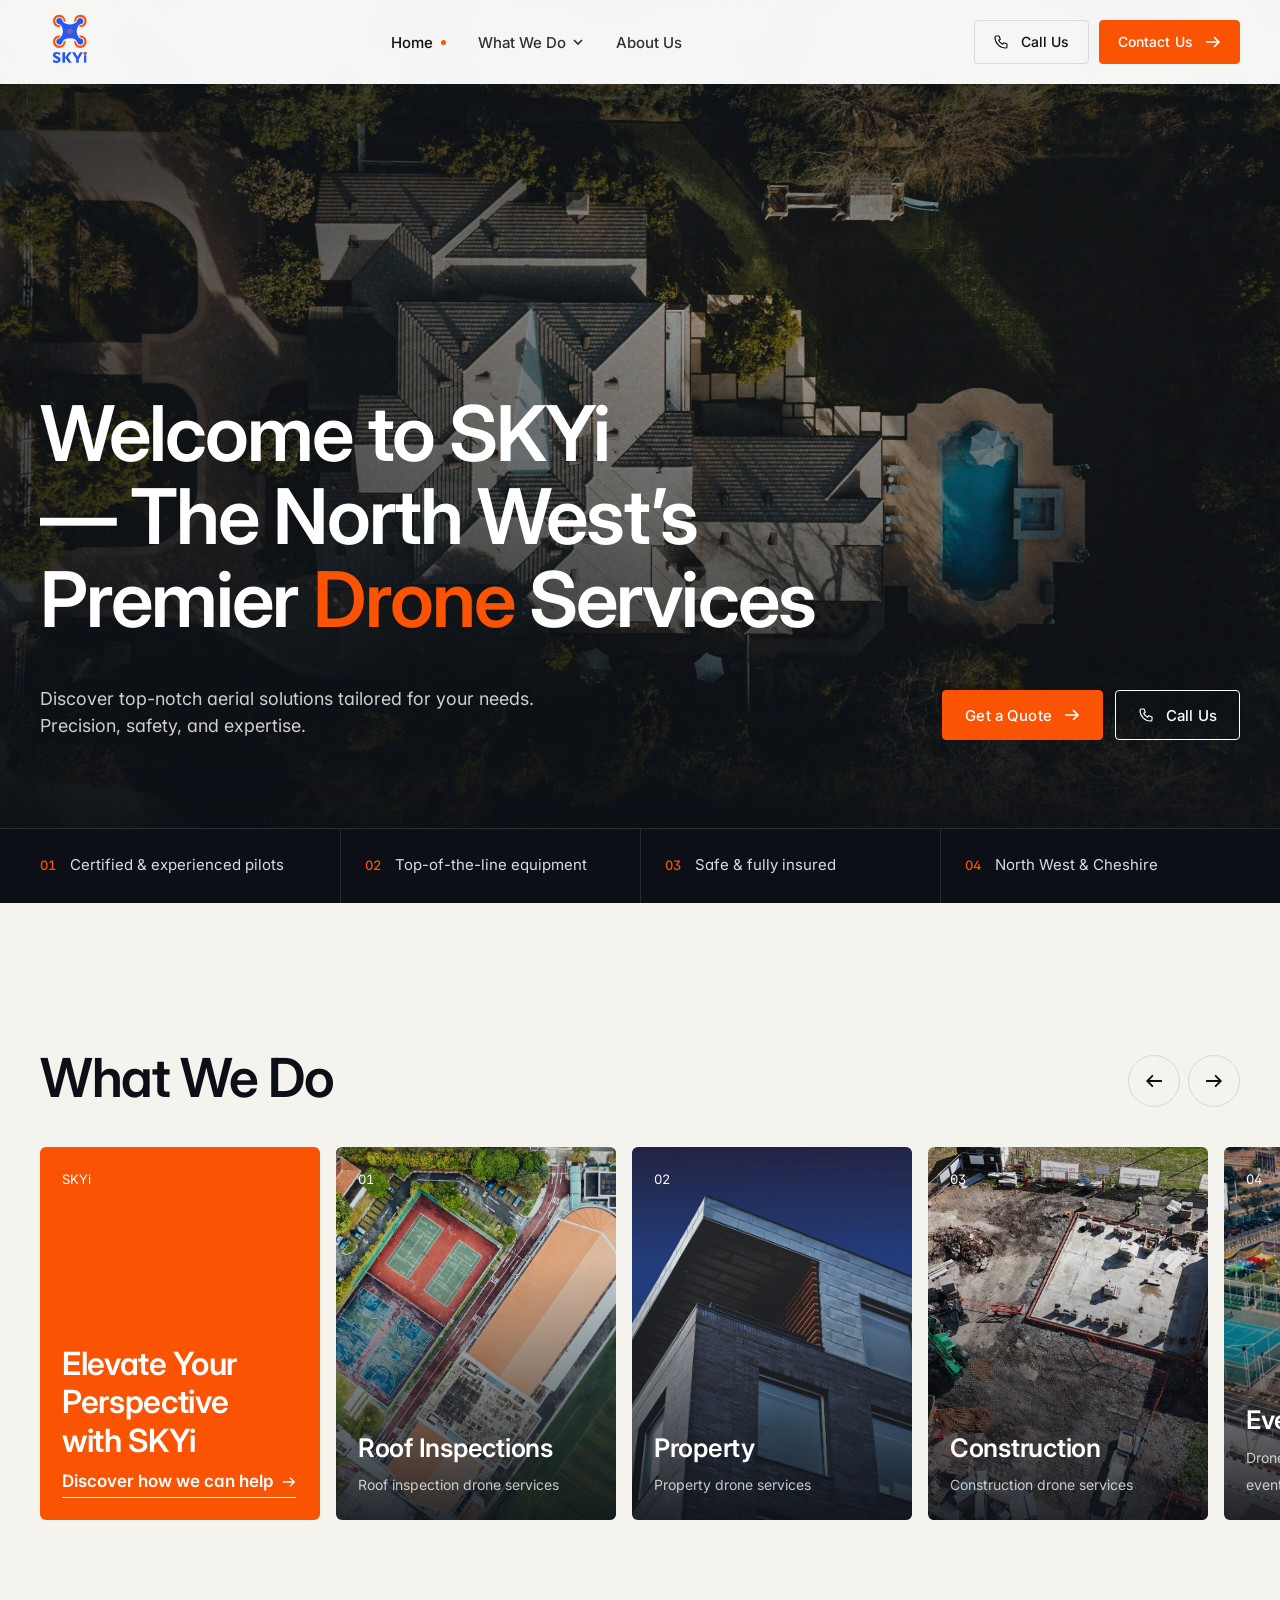
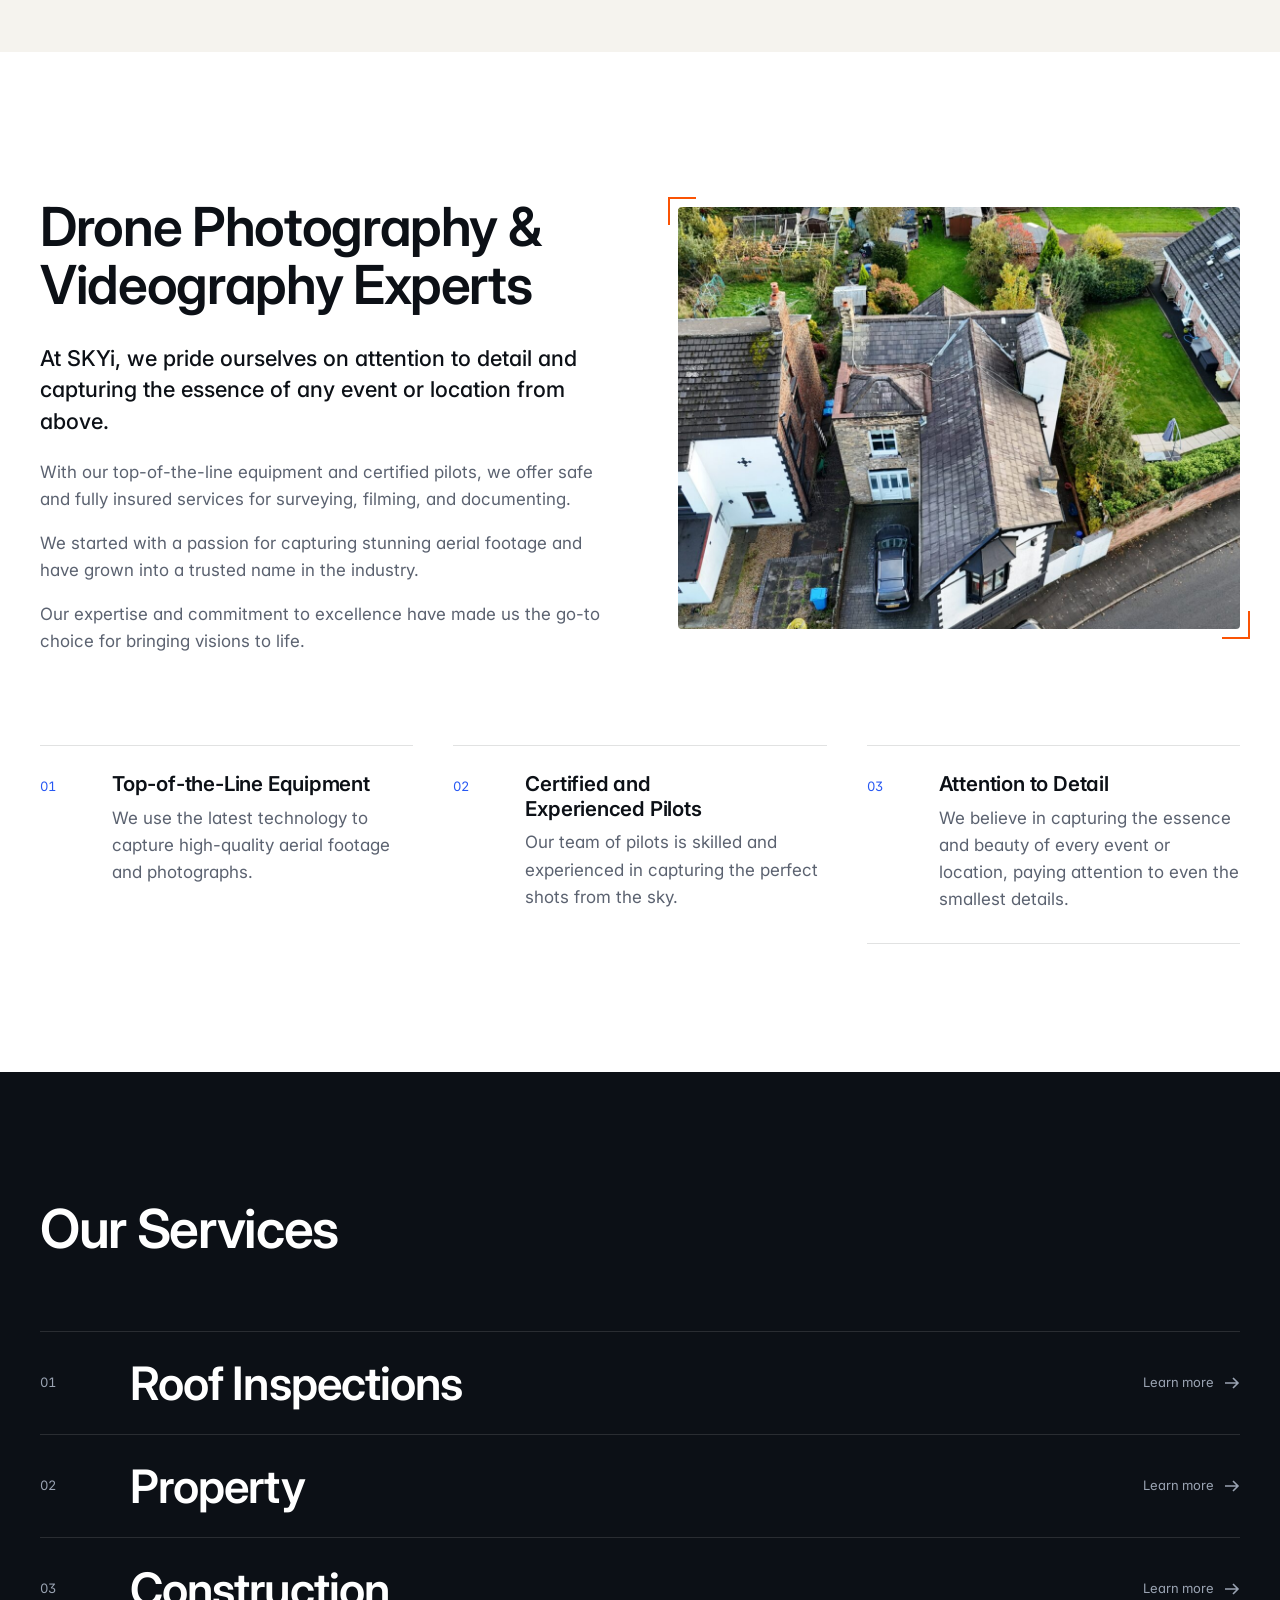
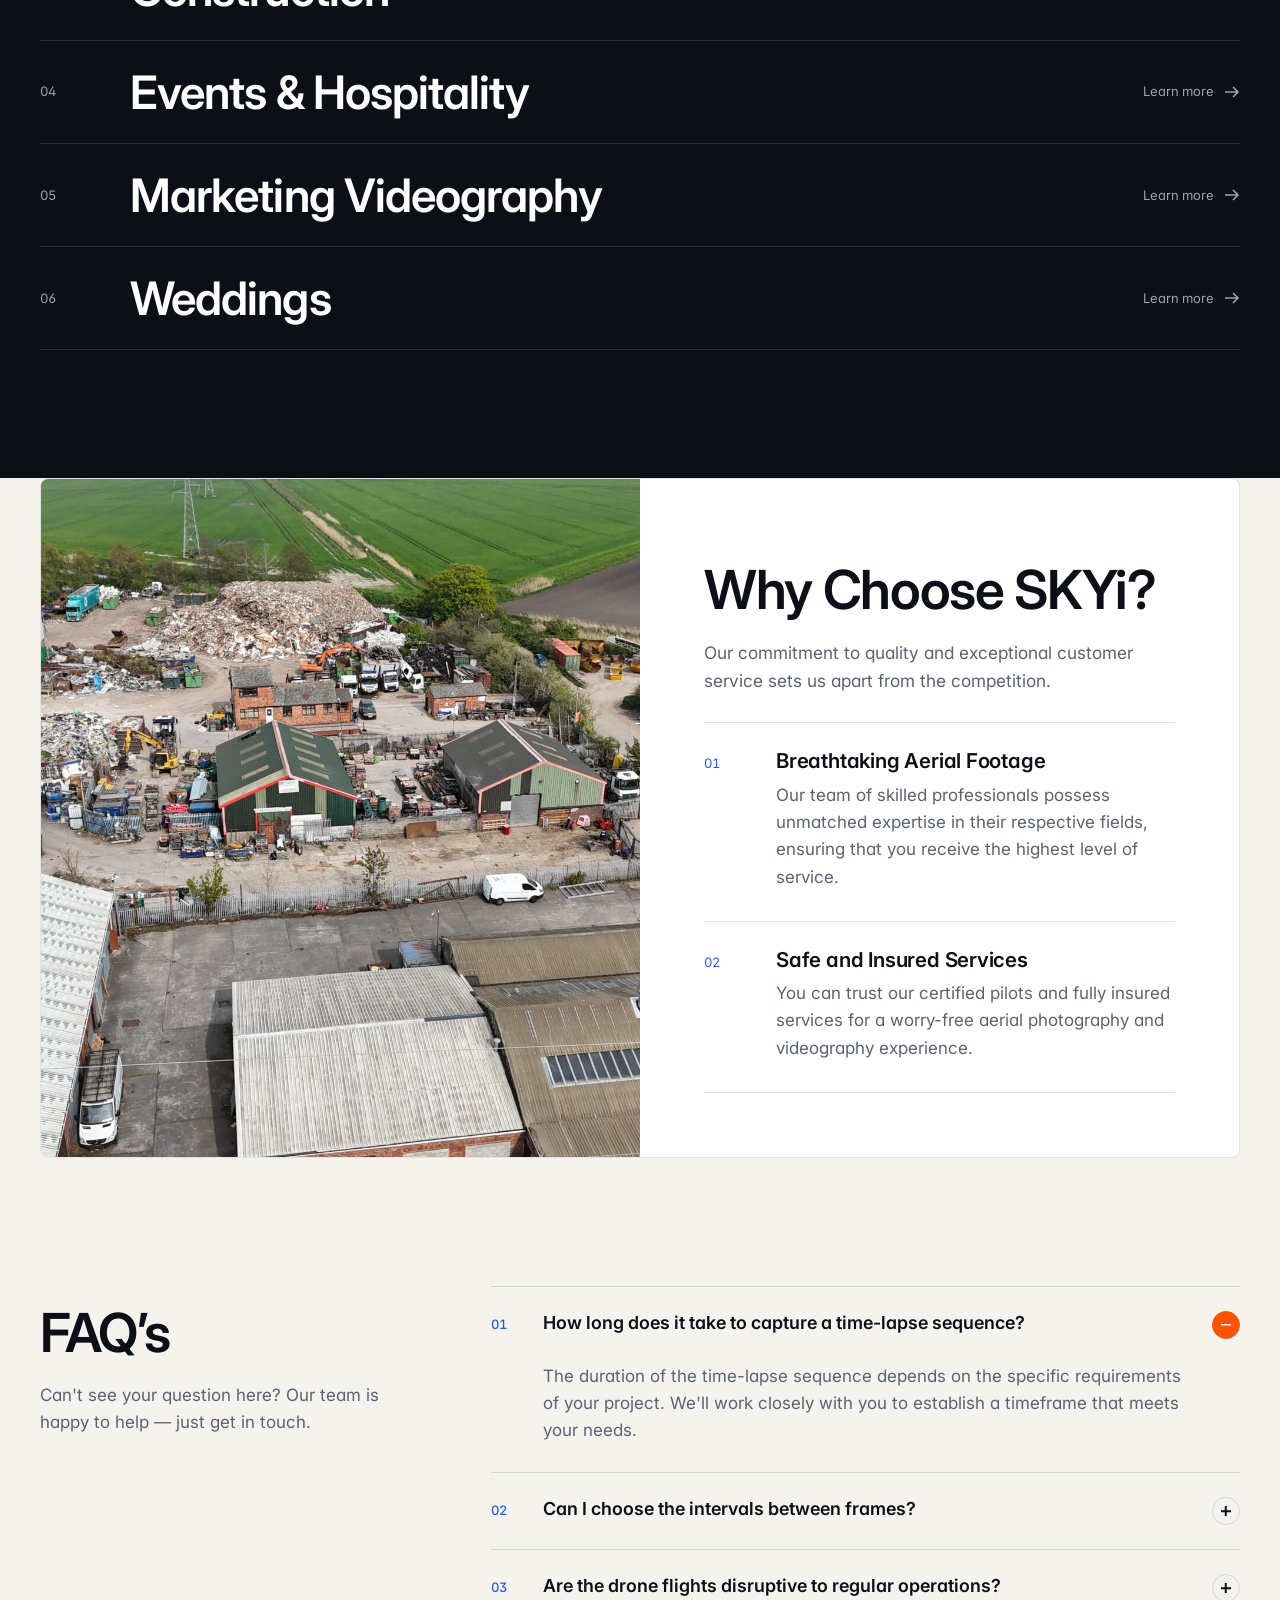
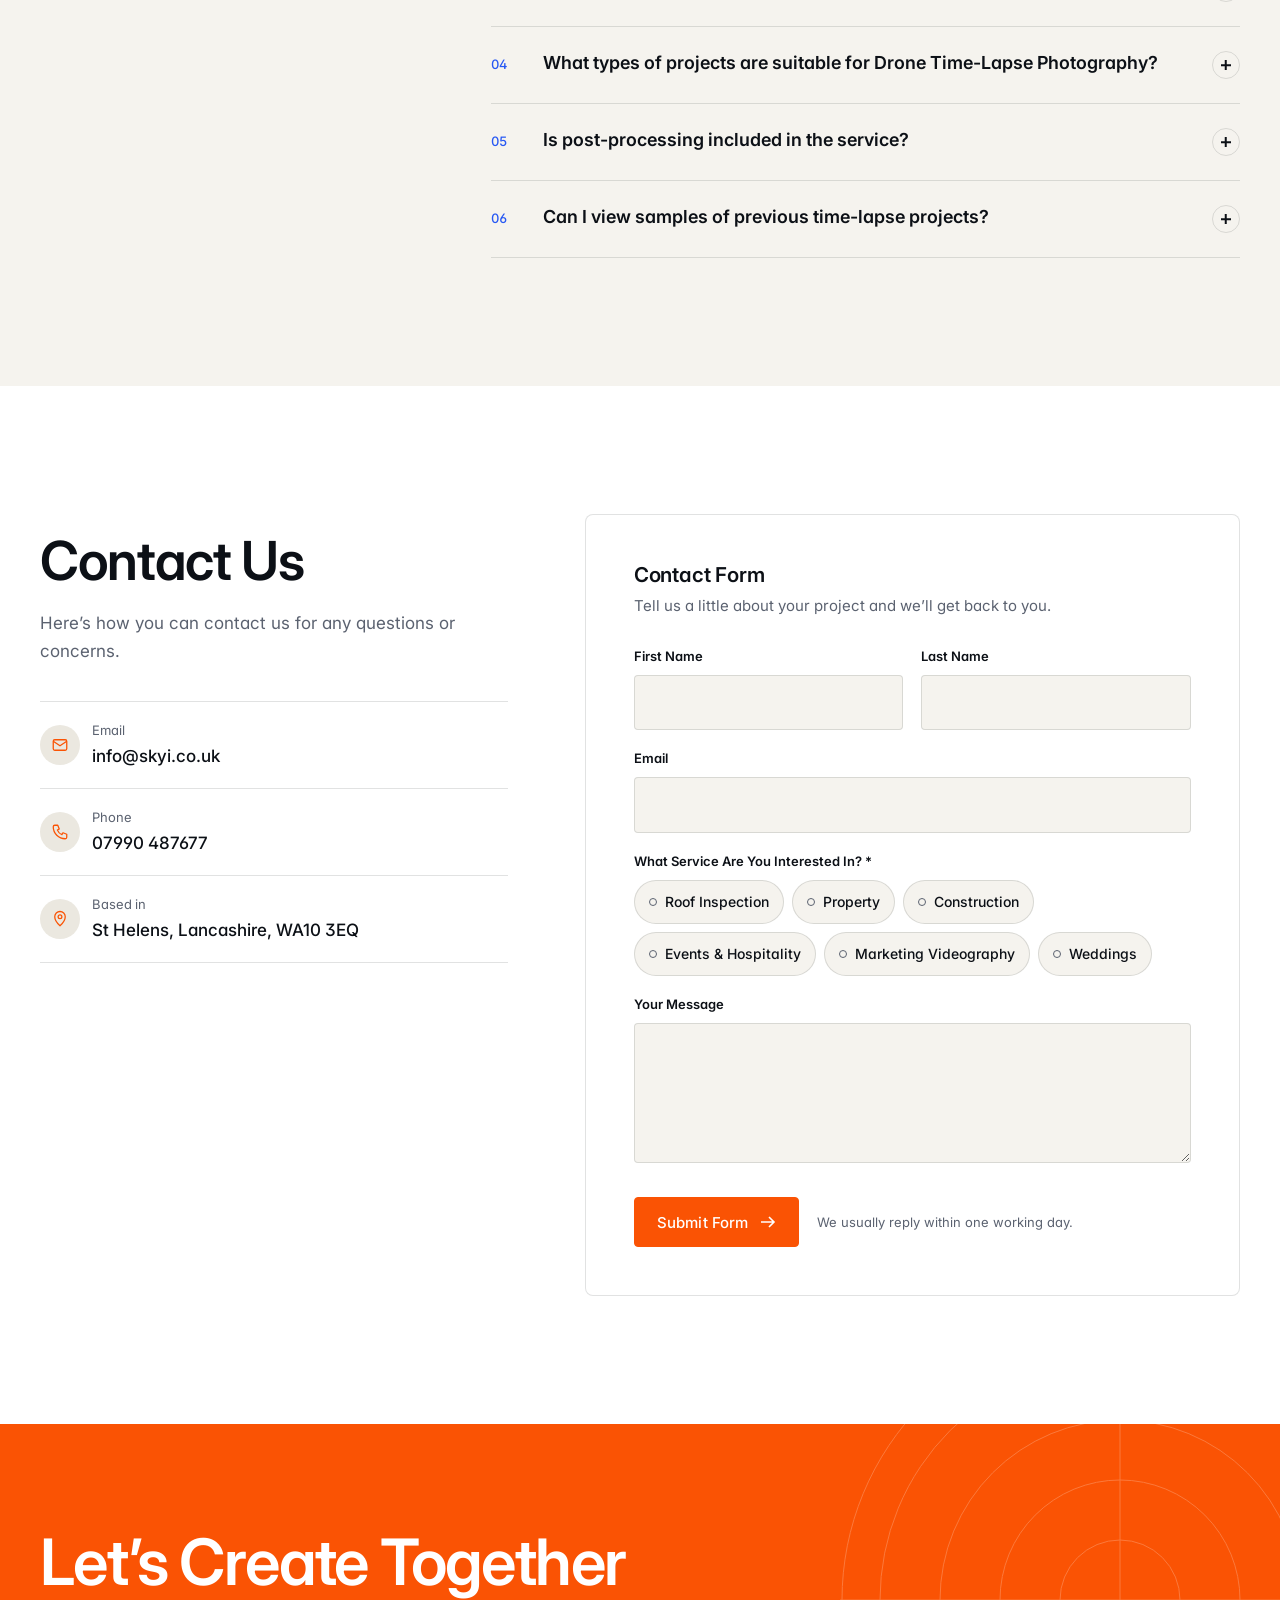
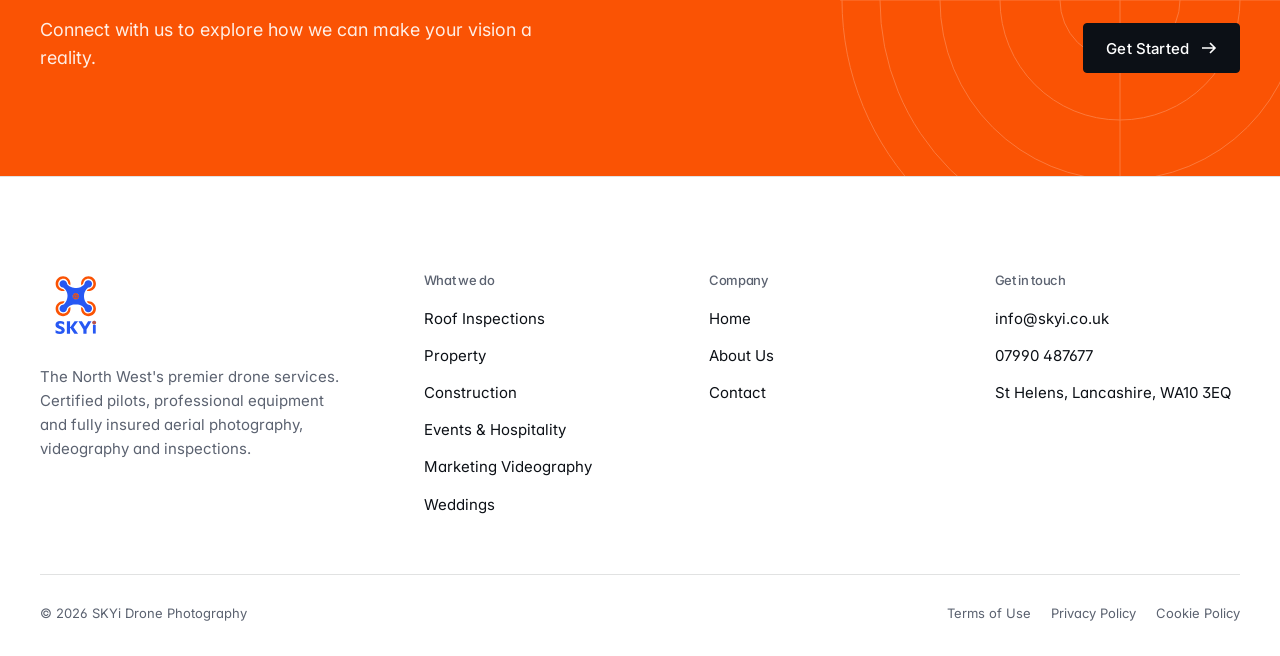
<file: index.html>
<!doctype html>
<html lang="en-GB">
<head>
<meta charset="utf-8">
<meta name="viewport" content="width=device-width, initial-scale=1">
<title>Drone Photography &amp; Videography Services NORTH WEST</title>
<meta name="description" content="Professional drone services in the North West and Cheshire. Certified pilots. Pro equipment. Stunning aerial footage, roof inspections, event coverage and more!">
<meta name="theme-color" content="#0c1016">
<link rel="icon" href="assets/logo.svg" type="image/svg+xml">
<link rel="preconnect" href="https://fonts.googleapis.com">
<link rel="preconnect" href="https://fonts.gstatic.com" crossorigin>
<link href="https://fonts.googleapis.com/css2?family=Inter:opsz,wght@14..32,300..700&display=swap" rel="stylesheet">
<link rel="stylesheet" href="assets/site.css">
</head>
<body>
<a class="skip" href="#main">Skip to content</a>
<header class="site-header">
  <div class="wrap bar">
    <a class="brand" href="" aria-label="SKYi Drone Photography — home">
      <img src="assets/logo.svg" alt="SKYi" width="60" height="60">
    </a>
    <nav class="nav" id="site-nav" aria-label="Main">
      <a href="" aria-current="page">Home</a>
      <div class="drop">
        <button type="button" aria-expanded="false" aria-haspopup="true">What We Do <svg viewBox="0 0 12 12" fill="none" aria-hidden="true"><path d="m2 4 4 4 4-4" stroke="currentColor" stroke-width="1.6"/></svg></button>
        <div class="drop-panel"><a href="roof-inspections/"><span class="n">01</span><img class="thumb" src="assets/img/roof.jpg" alt="" loading="lazy"><strong>Roof Inspections</strong><small>Safe, fast aerial roof assessments with full reporting.</small></a><a href="property-drone-services/"><span class="n">02</span><img class="thumb" src="assets/img/property.jpg" alt="" loading="lazy"><strong>Property</strong><small>Inspections, aerial photography and walkthrough video.</small></a><a href="drone-construction-survey/"><span class="n">03</span><img class="thumb" src="assets/img/construction.jpg" alt="" loading="lazy"><strong>Construction</strong><small>Surveys, mapping and progress monitoring on site.</small></a><a href="events-hospitality/"><span class="n">04</span><img class="thumb" src="assets/img/events.jpg" alt="" loading="lazy"><strong>Events &amp; Hospitality</strong><small>Aerial event coverage and venue showcases.</small></a><a href="drone-filming-videography-north-west/"><span class="n">05</span><img class="thumb" src="assets/img/dji-site.jpg" alt="" loading="lazy"><strong>Marketing Videography</strong><small>Brand films and aerial content that sells.</small></a><a href="weddings/"><span class="n">06</span><img class="thumb" src="assets/img/wedding-champagne.jpg" alt="" loading="lazy"><strong>Weddings</strong><small>Cinematic aerial films of your special day.</small></a></div>
      </div>
      <a href="about-us-drone-photography/">About Us</a>
      <a class="nav-contact" href="aerial-drone-photgraphy-north-west/">Contact</a>
      <div class="mobile-cta">
        <a class="btn" href="aerial-drone-photgraphy-north-west/">Get a Quote <svg viewBox="0 0 16 16" fill="none" aria-hidden="true"><path d="M1 8h13M9 3l5 5-5 5" stroke="currentColor" stroke-width="1.6"/></svg></a>
        <a class="btn ghost" href="tel:+447990487677">Call us</a>
        <a class="mail" href="mailto:info@skyi.co.uk">info@skyi.co.uk</a>
      </div>
    </nav>
    <div class="header-cta">
      <a class="btn ghost" href="tel:+447990487677" aria-label="Call us on 07990 487677"><svg viewBox="0 0 24 24" fill="none" aria-hidden="true"><path d="M5 3h4l2 5-2.5 1.5a11 11 0 0 0 6 6L16 13l5 2v4a2 2 0 0 1-2 2A16 16 0 0 1 3 5a2 2 0 0 1 2-2" stroke="currentColor" stroke-width="1.7" stroke-linejoin="round"/></svg> Call Us</a>
      <a class="btn" href="aerial-drone-photgraphy-north-west/">Contact Us <svg viewBox="0 0 16 16" fill="none" aria-hidden="true"><path d="M1 8h13M9 3l5 5-5 5" stroke="currentColor" stroke-width="1.6"/></svg></a>
      <button class="menu-toggle" type="button" aria-expanded="false" aria-controls="site-nav"><span class="t-open">Menu</span><span class="t-close">Close</span><span class="bars" aria-hidden="true"><i></i><i></i></span></button>
    </div>
  </div>
</header>
<main id="main">

<section class="hero">
  <div class="hero-media"><img src="assets/img/home-why.jpg" alt="" fetchpriority="high"></div>
  <div class="wrap hero-inner">
    <h1>Welcome to SKYi — The North West’s Premier <em>Drone</em> Services</h1>
    <div class="hero-foot">
      <p>Discover top-notch aerial solutions tailored for your needs. Precision, safety, and expertise.</p>
      <div class="hero-actions">
        <a class="btn" href="#contact">Get a Quote <svg viewBox="0 0 16 16" fill="none" aria-hidden="true"><path d="M1 8h13M9 3l5 5-5 5" stroke="currentColor" stroke-width="1.6"/></svg></a>
        <a class="btn ghost" href="tel:+447990487677" aria-label="Call us on 07990 487677"><svg viewBox="0 0 24 24" fill="none" aria-hidden="true"><path d="M5 3h4l2 5-2.5 1.5a11 11 0 0 0 6 6L16 13l5 2v4a2 2 0 0 1-2 2A16 16 0 0 1 3 5a2 2 0 0 1 2-2" stroke="currentColor" stroke-width="1.7" stroke-linejoin="round"/></svg> Call Us</a>
      </div>
    </div>
  </div>
</section>
<div class="strip"><div class="wrap"><ul><li><b>01</b>Certified &amp; experienced pilots</li><li><b>02</b>Top-of-the-line equipment</li><li><b>03</b>Safe &amp; fully insured</li><li><b>04</b>North West &amp; Cheshire</li></ul></div></div>
<section class="section">
  <div class="wrap">
    <div class="rail-head reveal">
      <div><h2>What We Do</h2></div>
      <div class="rail-ctrl" data-rail="rail">
        <button type="button" data-dir="prev" aria-label="Previous"><svg viewBox="0 0 16 16" fill="none" aria-hidden="true"><path d="M15 8H2M7 3 2 8l5 5" stroke="currentColor" stroke-width="1.6"/></svg></button>
        <button type="button" data-dir="next" aria-label="Next"><svg viewBox="0 0 16 16" fill="none" aria-hidden="true"><path d="M1 8h13M9 3l5 5-5 5" stroke="currentColor" stroke-width="1.6"/></svg></button>
      </div>
    </div>
    <div class="rail" id="rail"><div class="tile intro">
  <span class="n">SKYi</span>
  <div><h3>Elevate Your Perspective with SKYi</h3><a class="text-link" href="#services">Discover how we can help <svg viewBox="0 0 16 16" fill="none" aria-hidden="true"><path d="M1 8h13M9 3l5 5-5 5" stroke="currentColor" stroke-width="1.6"/></svg></a></div>
</div><a class="tile" href="roof-inspections/">
  <img src="assets/img/roof.jpg" alt="" loading="lazy">
  <span class="n">01</span>
  <div><h3>Roof Inspections</h3><small>Roof inspection drone services</small></div>
  <span class="go"><svg viewBox="0 0 16 16" fill="none" aria-hidden="true"><path d="M1 8h13M9 3l5 5-5 5" stroke="currentColor" stroke-width="1.6"/></svg></span>
</a><a class="tile" href="property-drone-services/">
  <img src="assets/img/property.jpg" alt="" loading="lazy">
  <span class="n">02</span>
  <div><h3>Property</h3><small>Property drone services</small></div>
  <span class="go"><svg viewBox="0 0 16 16" fill="none" aria-hidden="true"><path d="M1 8h13M9 3l5 5-5 5" stroke="currentColor" stroke-width="1.6"/></svg></span>
</a><a class="tile" href="drone-construction-survey/">
  <img src="assets/img/construction.jpg" alt="" loading="lazy">
  <span class="n">03</span>
  <div><h3>Construction</h3><small>Construction drone services</small></div>
  <span class="go"><svg viewBox="0 0 16 16" fill="none" aria-hidden="true"><path d="M1 8h13M9 3l5 5-5 5" stroke="currentColor" stroke-width="1.6"/></svg></span>
</a><a class="tile" href="events-hospitality/">
  <img src="assets/img/events.jpg" alt="" loading="lazy">
  <span class="n">04</span>
  <div><h3>Events &amp; Hospitality</h3><small>Drone services for hospitality &amp; events</small></div>
  <span class="go"><svg viewBox="0 0 16 16" fill="none" aria-hidden="true"><path d="M1 8h13M9 3l5 5-5 5" stroke="currentColor" stroke-width="1.6"/></svg></span>
</a><a class="tile" href="drone-filming-videography-north-west/">
  <img src="assets/img/dji-site.jpg" alt="" loading="lazy">
  <span class="n">05</span>
  <div><h3>Marketing Videography</h3><small>Marketing videography services</small></div>
  <span class="go"><svg viewBox="0 0 16 16" fill="none" aria-hidden="true"><path d="M1 8h13M9 3l5 5-5 5" stroke="currentColor" stroke-width="1.6"/></svg></span>
</a><a class="tile" href="weddings/">
  <img src="assets/img/wedding-champagne.jpg" alt="" loading="lazy">
  <span class="n">06</span>
  <div><h3>Weddings</h3><small>A wedding day to remember!</small></div>
  <span class="go"><svg viewBox="0 0 16 16" fill="none" aria-hidden="true"><path d="M1 8h13M9 3l5 5-5 5" stroke="currentColor" stroke-width="1.6"/></svg></span>
</a></div>
  </div>
</section>

<section class="section white">
  <div class="wrap split">
    <div class="body reveal">
      <h2>Drone Photography &amp; Videography Experts</h2>
      <p class="big">At SKYi, we pride ourselves on attention to detail and capturing the essence of any event or location from above.</p>
      <p>With our top-of-the-line equipment and certified pilots, we offer safe and fully insured services for surveying, filming, and documenting.</p>
      <p>We started with a passion for capturing stunning aerial footage and have grown into a trusted name in the industry.</p>
      <p>Our expertise and commitment to excellence have made us the go-to choice for bringing visions to life.</p>
    </div>
    <figure class="frame ratio-43 reveal" style="margin:0"><img src="assets/img/home-drone.jpg" alt="Aerial photograph of a house captured by SKYi" loading="lazy"></figure>
  </div>
  <div class="wrap" style="margin-top:clamp(56px,7vw,96px)">
    <ul class="features reveal" style="display:grid;grid-template-columns:repeat(auto-fit,minmax(min(100%,300px),1fr));column-gap:40px">
      <li><span><h3>Top-of-the-Line Equipment</h3><p>We use the latest technology to capture high-quality aerial footage and photographs.</p></span></li>
      <li><span><h3>Certified and Experienced Pilots</h3><p>Our team of pilots is skilled and experienced in capturing the perfect shots from the sky.</p></span></li>
      <li><span><h3>Attention to Detail</h3><p>We believe in capturing the essence and beauty of every event or location, paying attention to even the smallest details.</p></span></li>
    </ul>
  </div>
</section>

<section class="section dark" id="services">
  <div class="wrap">
    <div class="head reveal">
      <div><h2>Our Services</h2></div>
    </div>
    <nav class="index reveal" aria-label="Services"><a href="roof-inspections/">
  <span class="n">01</span><span class="t">Roof Inspections</span>
  <span class="more"><span>Learn more</span> <svg viewBox="0 0 16 16" fill="none" aria-hidden="true"><path d="M1 8h13M9 3l5 5-5 5" stroke="currentColor" stroke-width="1.6"/></svg></span>
  <span class="peek"><img src="assets/img/roof.jpg" alt="" loading="lazy"></span>
</a><a href="property-drone-services/">
  <span class="n">02</span><span class="t">Property</span>
  <span class="more"><span>Learn more</span> <svg viewBox="0 0 16 16" fill="none" aria-hidden="true"><path d="M1 8h13M9 3l5 5-5 5" stroke="currentColor" stroke-width="1.6"/></svg></span>
  <span class="peek"><img src="assets/img/property.jpg" alt="" loading="lazy"></span>
</a><a href="drone-construction-survey/">
  <span class="n">03</span><span class="t">Construction</span>
  <span class="more"><span>Learn more</span> <svg viewBox="0 0 16 16" fill="none" aria-hidden="true"><path d="M1 8h13M9 3l5 5-5 5" stroke="currentColor" stroke-width="1.6"/></svg></span>
  <span class="peek"><img src="assets/img/construction.jpg" alt="" loading="lazy"></span>
</a><a href="events-hospitality/">
  <span class="n">04</span><span class="t">Events &amp; Hospitality</span>
  <span class="more"><span>Learn more</span> <svg viewBox="0 0 16 16" fill="none" aria-hidden="true"><path d="M1 8h13M9 3l5 5-5 5" stroke="currentColor" stroke-width="1.6"/></svg></span>
  <span class="peek"><img src="assets/img/events.jpg" alt="" loading="lazy"></span>
</a><a href="drone-filming-videography-north-west/">
  <span class="n">05</span><span class="t">Marketing Videography</span>
  <span class="more"><span>Learn more</span> <svg viewBox="0 0 16 16" fill="none" aria-hidden="true"><path d="M1 8h13M9 3l5 5-5 5" stroke="currentColor" stroke-width="1.6"/></svg></span>
  <span class="peek"><img src="assets/img/dji-site.jpg" alt="" loading="lazy"></span>
</a><a href="weddings/">
  <span class="n">06</span><span class="t">Weddings</span>
  <span class="more"><span>Learn more</span> <svg viewBox="0 0 16 16" fill="none" aria-hidden="true"><path d="M1 8h13M9 3l5 5-5 5" stroke="currentColor" stroke-width="1.6"/></svg></span>
  <span class="peek"><img src="assets/img/wedding-champagne.jpg" alt="" loading="lazy"></span>
</a></nav>
  </div>
</section>

<section class="section">
  <div class="wrap">
    <div class="why reveal">
      <div class="media"><img src="assets/img/hero-waste-site.jpg" alt="Aerial view of an industrial site captured by SKYi" loading="lazy"></div>
      <div class="txt">
        <h2>Why Choose SKYi?</h2>
        <p>Our commitment to quality and exceptional customer service sets us apart from the competition.</p>
        <ul class="features">
          <li><span><h3>Breathtaking Aerial Footage</h3><p>Our team of skilled professionals possess unmatched expertise in their respective fields, ensuring that you receive the highest level of service.</p></span></li>
          <li><span><h3>Safe and Insured Services</h3><p>You can trust our certified pilots and fully insured services for a worry-free aerial photography and videography experience.</p></span></li>
        </ul>
      </div>
    </div>
  </div>
</section>

<section class="section">
  <div class="wrap faq-wrap">
    <div class="head-col reveal">
      <h2>FAQ’s</h2>
      <p>Can't see your question here? Our team is happy to help — just get in touch.</p>
    </div>
    <div class="faq reveal"><details open>
  <summary><span class="n">01</span><span>How long does it take to capture a time-lapse sequence?</span><span class="pm" aria-hidden="true"></span></summary>
  <div class="ans"><p>The duration of the time-lapse sequence depends on the specific requirements of your project. We&#x27;ll work closely with you to establish a timeframe that meets your needs.</p></div>
</details><details>
  <summary><span class="n">02</span><span>Can I choose the intervals between frames?</span><span class="pm" aria-hidden="true"></span></summary>
  <div class="ans"><p>Yes, SKYi provides customisable options for interval timing, allowing you to tailor the time-lapse sequence to your preferences.</p></div>
</details><details>
  <summary><span class="n">03</span><span>Are the drone flights disruptive to regular operations?</span><span class="pm" aria-hidden="true"></span></summary>
  <div class="ans"><p>Our team plans flights with minimal disruption, prioritising safety and adherence to regulations. We ensure that our operations integrate seamlessly with your project.</p></div>
</details><details>
  <summary><span class="n">04</span><span>What types of projects are suitable for Drone Time-Lapse Photography?</span><span class="pm" aria-hidden="true"></span></summary>
  <div class="ans"><p>Our services are suitable for a wide range of projects, including construction progress monitoring, landscape documentation, event coverage, and more.</p></div>
</details><details>
  <summary><span class="n">05</span><span>Is post-processing included in the service?</span><span class="pm" aria-hidden="true"></span></summary>
  <div class="ans"><p>Yes, SKYi provides comprehensive services, including post-processing to enhance and refine your time-lapse sequences.</p></div>
</details><details>
  <summary><span class="n">06</span><span>Can I view samples of previous time-lapse projects?</span><span class="pm" aria-hidden="true"></span></summary>
  <div class="ans"><p>Certainly! Contact our team, and we&#x27;ll be happy to share examples of our stunning time-lapse photography work.</p></div>
</details></div>
  </div>
</section>

<section class="section white" id="contact">
  <div class="wrap contact">
    <div class="info reveal">
      <h2>Contact Us</h2>
      <p>Here’s how you can contact us for any questions or concerns.</p>
      <ul class="details">
        <li><a href="mailto:info@skyi.co.uk"><span class="ic"><svg viewBox="0 0 24 24" fill="none" aria-hidden="true"><rect x="3" y="5" width="18" height="14" rx="2" stroke="currentColor" stroke-width="1.7"/><path d="m3 7 9 6 9-6" stroke="currentColor" stroke-width="1.7"/></svg></span><span><small>Email</small>info@skyi.co.uk</span></a></li>
        <li><a href="tel:+447990487677"><span class="ic"><svg viewBox="0 0 24 24" fill="none" aria-hidden="true"><path d="M5 3h4l2 5-2.5 1.5a11 11 0 0 0 6 6L16 13l5 2v4a2 2 0 0 1-2 2A16 16 0 0 1 3 5a2 2 0 0 1 2-2" stroke="currentColor" stroke-width="1.7" stroke-linejoin="round"/></svg></span><span><small>Phone</small>07990 487677</span></a></li>
        <li><div><span class="ic"><svg viewBox="0 0 24 24" fill="none" aria-hidden="true"><path d="M12 21s7-6.2 7-12a7 7 0 1 0-14 0c0 5.8 7 12 7 12Z" stroke="currentColor" stroke-width="1.7"/><circle cx="12" cy="9" r="2.5" stroke="currentColor" stroke-width="1.7"/></svg></span><span><small>Based in</small>St Helens, Lancashire, WA10 3EQ</span></div></li>
      </ul>
    </div>
    <form class="form reveal" data-contact novalidate>
      <h3>Contact Form</h3>
      <p>Tell us a little about your project and we’ll get back to you.</p>
      <div class="fields">
        <div class="field"><label for="fn">First Name</label><input id="fn" name="first_name" autocomplete="given-name"></div>
        <div class="field"><label for="ln">Last Name</label><input id="ln" name="last_name" autocomplete="family-name"></div>
        <div class="field full"><label for="em">Email</label><input id="em" name="email" type="email" autocomplete="email"></div>
        <fieldset class="field full"><legend>What Service Are You Interested In? *</legend><div class="chips"><label><input type="radio" name="service" value="Roof Inspection" required><span>Roof Inspection</span></label><label><input type="radio" name="service" value="Property" required><span>Property</span></label><label><input type="radio" name="service" value="Construction" required><span>Construction</span></label><label><input type="radio" name="service" value="Events &amp; Hospitality" required><span>Events &amp; Hospitality</span></label><label><input type="radio" name="service" value="Marketing Videography" required><span>Marketing Videography</span></label><label><input type="radio" name="service" value="Weddings" required><span>Weddings</span></label></div></fieldset>
        <div class="field full"><label for="msg">Your Message</label><textarea id="msg" name="message"></textarea></div>
      </div>
      <div class="submit">
        <button class="btn" type="submit">Submit Form <svg viewBox="0 0 16 16" fill="none" aria-hidden="true"><path d="M1 8h13M9 3l5 5-5 5" stroke="currentColor" stroke-width="1.6"/></svg></button>
        <span class="note">We usually reply within one working day.</span>
      </div>
      <div class="form-msg" role="status" aria-live="polite"></div>
    </form>
  </div>
</section>

<section class="cta">
  <svg class="cta-rings" viewBox="0 0 560 560" fill="none" aria-hidden="true"><circle cx="280" cy="280" r="60" stroke="#fff" stroke-width="1"/><circle cx="280" cy="280" r="120" stroke="#fff" stroke-width="1"/><circle cx="280" cy="280" r="180" stroke="#fff" stroke-width="1"/><circle cx="280" cy="280" r="240" stroke="#fff" stroke-width="1"/><circle cx="280" cy="280" r="278" stroke="#fff" stroke-width="1"/><path d="M280 0v560M0 280h560" stroke="#fff" stroke-width="1"/></svg>
  <div class="wrap">
    <div class="reveal">
      <h2>Let’s Create Together</h2>
      <p>Connect with us to explore how we can make your vision a reality.</p>
    </div>
    <a class="btn reveal" href="aerial-drone-photgraphy-north-west/">Get Started <svg viewBox="0 0 16 16" fill="none" aria-hidden="true"><path d="M1 8h13M9 3l5 5-5 5" stroke="currentColor" stroke-width="1.6"/></svg></a>
  </div>
</section>
</main>
<footer class="site-footer">
  <div class="wrap">
    <div class="foot-top">
      <div>
        <img src="assets/logo.svg" alt="SKYi" width="72" height="72">
        <p>The North West's premier drone services. Certified pilots, professional equipment and fully insured aerial photography, videography and inspections.</p>
      </div>
      <div><h4>What we do</h4><ul><li><a href="roof-inspections/">Roof Inspections</a></li><li><a href="property-drone-services/">Property</a></li><li><a href="drone-construction-survey/">Construction</a></li><li><a href="events-hospitality/">Events &amp; Hospitality</a></li><li><a href="drone-filming-videography-north-west/">Marketing Videography</a></li><li><a href="weddings/">Weddings</a></li></ul></div>
      <div><h4>Company</h4><ul>
        <li><a href="">Home</a></li>
        <li><a href="about-us-drone-photography/">About Us</a></li>
        <li><a href="aerial-drone-photgraphy-north-west/">Contact</a></li>
      </ul></div>
      <div><h4>Get in touch</h4><ul>
        <li><a href="mailto:info@skyi.co.uk">info@skyi.co.uk</a></li>
        <li><a href="tel:+447990487677">07990 487677</a></li>
        <li><a href="aerial-drone-photgraphy-north-west/">St Helens, Lancashire, WA10 3EQ</a></li>
      </ul></div>
    </div>
    <div class="foot-bottom">
      <span>&copy; 2026 SKYi Drone Photography</span>
      <nav aria-label="Legal">
        <a href="terms-of-use/">Terms of Use</a>
        <a href="privacy-policy/">Privacy Policy</a>
        <a href="cookie-privacy-policy/">Cookie Policy</a>
      </nav>
    </div>
  </div>
</footer>
<script src="assets/site.js"></script>
</body>
</html>
</file>
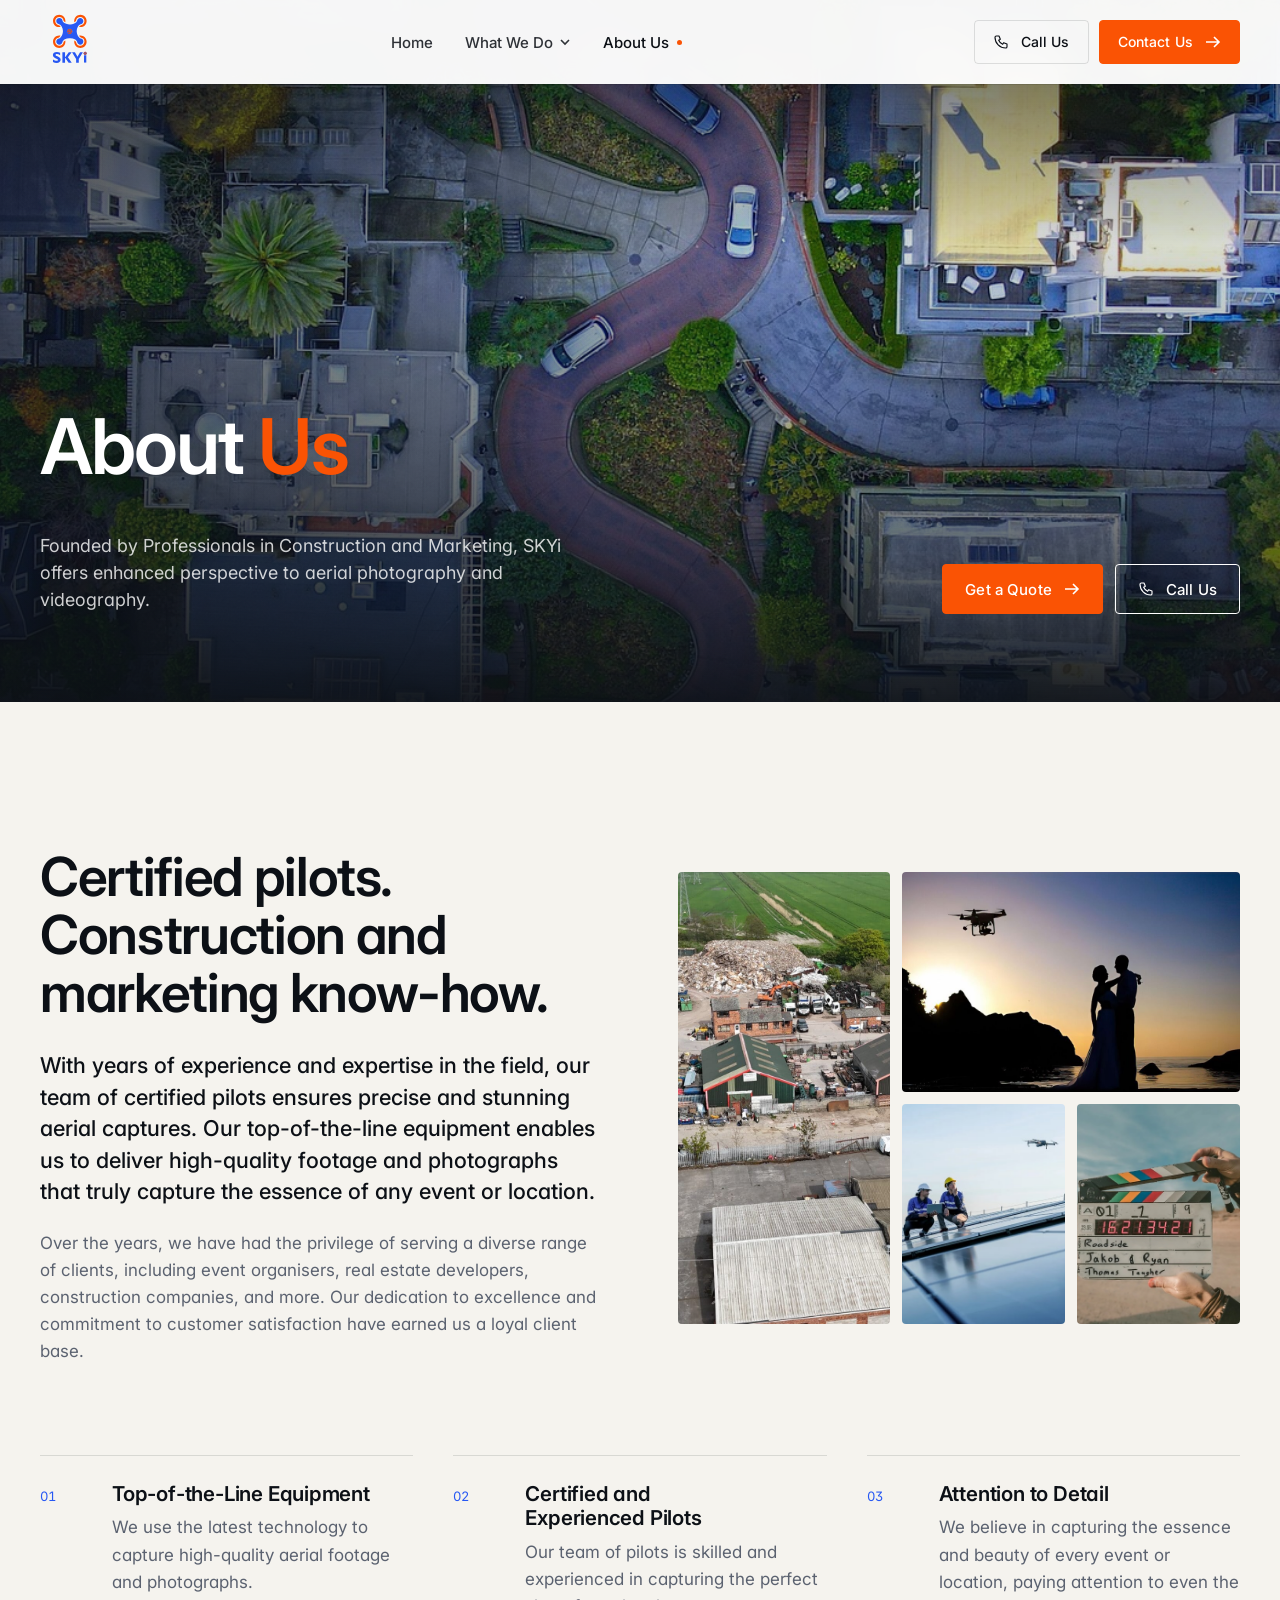
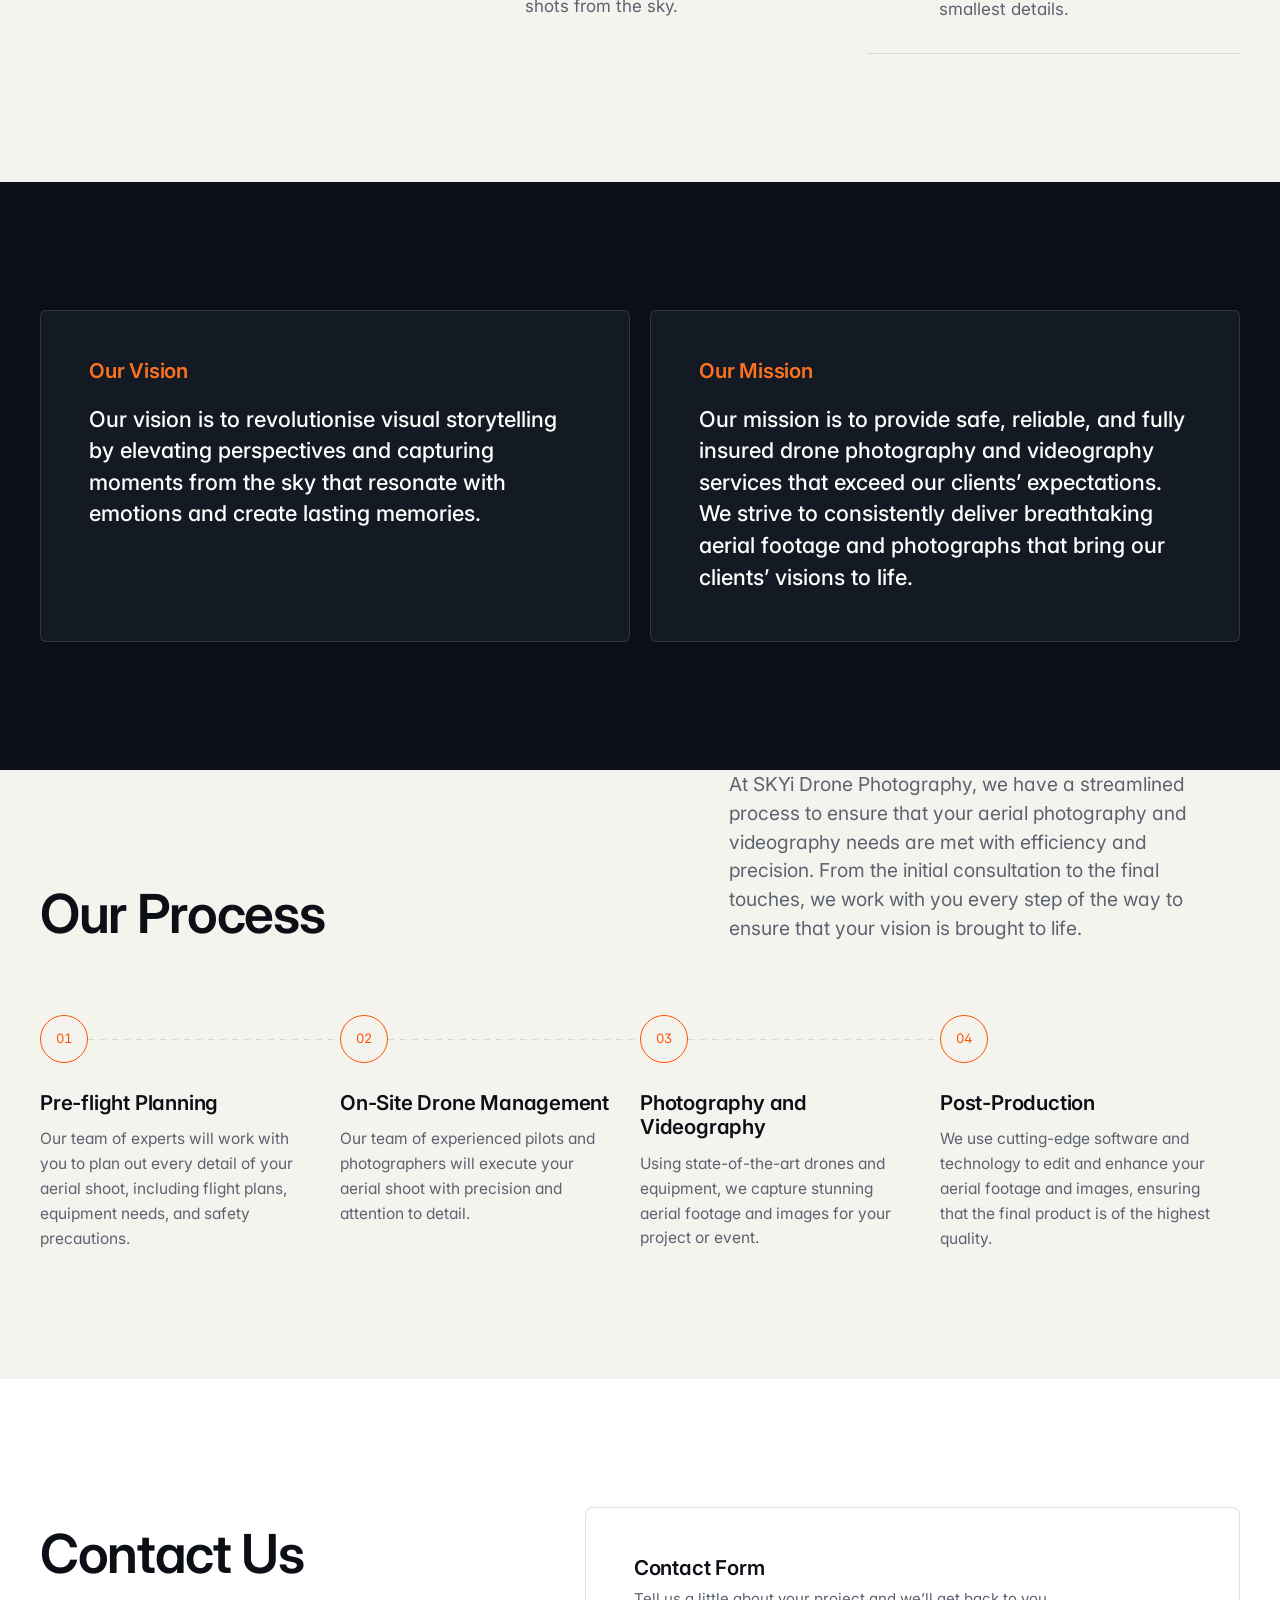
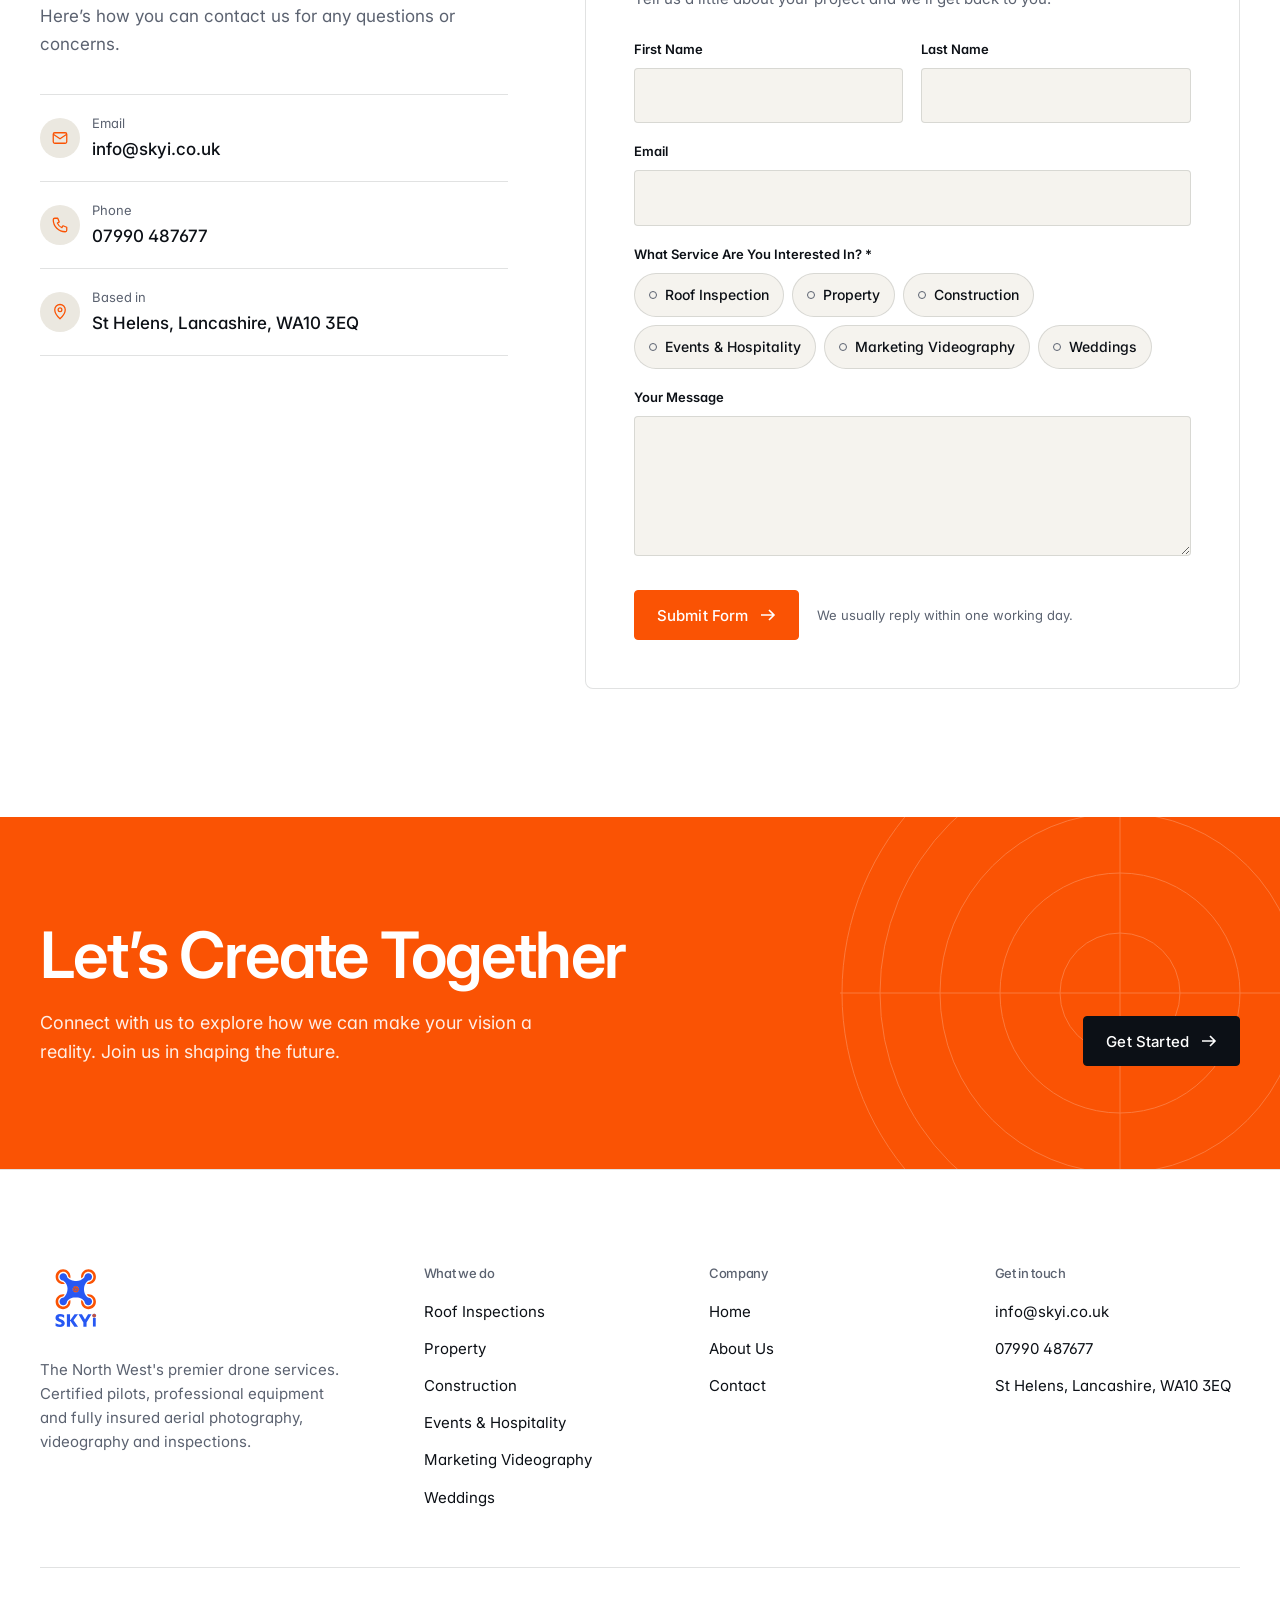
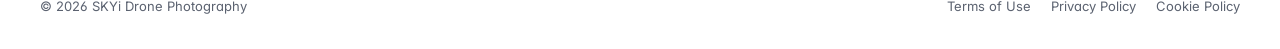
<file: about-us-drone-photography/index.html>
<!doctype html>
<html lang="en-GB">
<head>
<meta charset="utf-8">
<meta name="viewport" content="width=device-width, initial-scale=1">
<title>SKYi: Expert Drone Photography and Videography Services</title>
<meta name="description" content="Unleash the power of visual storytelling with SKYi&#x27;s state-of-the-art drone photography and videography. Our certified pilots and high-quality equipment deliver breathtaking aerial captures.">
<meta name="theme-color" content="#0c1016">
<link rel="icon" href="../assets/logo.svg" type="image/svg+xml">
<link rel="preconnect" href="https://fonts.googleapis.com">
<link rel="preconnect" href="https://fonts.gstatic.com" crossorigin>
<link href="https://fonts.googleapis.com/css2?family=Inter:opsz,wght@14..32,300..700&display=swap" rel="stylesheet">
<link rel="stylesheet" href="../assets/site.css">
</head>
<body>
<a class="skip" href="#main">Skip to content</a>
<header class="site-header">
  <div class="wrap bar">
    <a class="brand" href="../" aria-label="SKYi Drone Photography — home">
      <img src="../assets/logo.svg" alt="SKYi" width="60" height="60">
    </a>
    <nav class="nav" id="site-nav" aria-label="Main">
      <a href="../">Home</a>
      <div class="drop">
        <button type="button" aria-expanded="false" aria-haspopup="true">What We Do <svg viewBox="0 0 12 12" fill="none" aria-hidden="true"><path d="m2 4 4 4 4-4" stroke="currentColor" stroke-width="1.6"/></svg></button>
        <div class="drop-panel"><a href="../roof-inspections/"><span class="n">01</span><img class="thumb" src="../assets/img/roof.jpg" alt="" loading="lazy"><strong>Roof Inspections</strong><small>Safe, fast aerial roof assessments with full reporting.</small></a><a href="../property-drone-services/"><span class="n">02</span><img class="thumb" src="../assets/img/property.jpg" alt="" loading="lazy"><strong>Property</strong><small>Inspections, aerial photography and walkthrough video.</small></a><a href="../drone-construction-survey/"><span class="n">03</span><img class="thumb" src="../assets/img/construction.jpg" alt="" loading="lazy"><strong>Construction</strong><small>Surveys, mapping and progress monitoring on site.</small></a><a href="../events-hospitality/"><span class="n">04</span><img class="thumb" src="../assets/img/events.jpg" alt="" loading="lazy"><strong>Events &amp; Hospitality</strong><small>Aerial event coverage and venue showcases.</small></a><a href="../drone-filming-videography-north-west/"><span class="n">05</span><img class="thumb" src="../assets/img/dji-site.jpg" alt="" loading="lazy"><strong>Marketing Videography</strong><small>Brand films and aerial content that sells.</small></a><a href="../weddings/"><span class="n">06</span><img class="thumb" src="../assets/img/wedding-champagne.jpg" alt="" loading="lazy"><strong>Weddings</strong><small>Cinematic aerial films of your special day.</small></a></div>
      </div>
      <a href="../about-us-drone-photography/" aria-current="page">About Us</a>
      <a class="nav-contact" href="../aerial-drone-photgraphy-north-west/">Contact</a>
      <div class="mobile-cta">
        <a class="btn" href="../aerial-drone-photgraphy-north-west/">Get a Quote <svg viewBox="0 0 16 16" fill="none" aria-hidden="true"><path d="M1 8h13M9 3l5 5-5 5" stroke="currentColor" stroke-width="1.6"/></svg></a>
        <a class="btn ghost" href="tel:+447990487677">Call us</a>
        <a class="mail" href="mailto:info@skyi.co.uk">info@skyi.co.uk</a>
      </div>
    </nav>
    <div class="header-cta">
      <a class="btn ghost" href="tel:+447990487677" aria-label="Call us on 07990 487677"><svg viewBox="0 0 24 24" fill="none" aria-hidden="true"><path d="M5 3h4l2 5-2.5 1.5a11 11 0 0 0 6 6L16 13l5 2v4a2 2 0 0 1-2 2A16 16 0 0 1 3 5a2 2 0 0 1 2-2" stroke="currentColor" stroke-width="1.7" stroke-linejoin="round"/></svg> Call Us</a>
      <a class="btn" href="../aerial-drone-photgraphy-north-west/">Contact Us <svg viewBox="0 0 16 16" fill="none" aria-hidden="true"><path d="M1 8h13M9 3l5 5-5 5" stroke="currentColor" stroke-width="1.6"/></svg></a>
      <button class="menu-toggle" type="button" aria-expanded="false" aria-controls="site-nav"><span class="t-open">Menu</span><span class="t-close">Close</span><span class="bars" aria-hidden="true"><i></i><i></i></span></button>
    </div>
  </div>
</header>
<main id="main">

<section class="hero short">
  <div class="hero-media"><img src="../assets/img/about-1.jpg" alt="" fetchpriority="high"></div>
  <div class="wrap hero-inner">
    <h1>About <em>Us</em></h1>
    <div class="hero-foot">
      <p>Founded by Professionals in Construction and Marketing, SKYi offers enhanced perspective to aerial photography and videography.</p>
      <div class="hero-actions">
        <a class="btn" href="#contact">Get a Quote <svg viewBox="0 0 16 16" fill="none" aria-hidden="true"><path d="M1 8h13M9 3l5 5-5 5" stroke="currentColor" stroke-width="1.6"/></svg></a>
        <a class="btn ghost" href="tel:+447990487677" aria-label="Call us on 07990 487677"><svg viewBox="0 0 24 24" fill="none" aria-hidden="true"><path d="M5 3h4l2 5-2.5 1.5a11 11 0 0 0 6 6L16 13l5 2v4a2 2 0 0 1-2 2A16 16 0 0 1 3 5a2 2 0 0 1 2-2" stroke="currentColor" stroke-width="1.7" stroke-linejoin="round"/></svg> Call Us</a>
      </div>
    </div>
  </div>
</section>

<section class="section">
  <div class="wrap split">
    <div class="body reveal">
      <h2>Certified pilots. Construction and marketing know-how.</h2>
      <p class="big">With years of experience and expertise in the field, our team of certified pilots ensures precise and stunning aerial captures. Our top-of-the-line equipment enables us to deliver high-quality footage and photographs that truly capture the essence of any event or location.</p>
      <p>Over the years, we have had the privilege of serving a diverse range of clients, including event organisers, real estate developers, construction companies, and more. Our dedication to excellence and commitment to customer satisfaction have earned us a loyal client base.</p>
    </div>
    <div class="mosaic reveal">
      <img src="../assets/img/hero-waste-site.jpg" alt="Aerial view of an industrial site" loading="lazy">
      <img src="../assets/img/about-3.jpg" alt="" loading="lazy">
      <img src="../assets/img/about-2.jpg" alt="" loading="lazy">
      <img src="../assets/img/about-4.jpg" alt="" loading="lazy">
    </div>
  </div>
  <div class="wrap" style="margin-top:clamp(56px,7vw,96px)">
    <ul class="features reveal" style="display:grid;grid-template-columns:repeat(auto-fit,minmax(min(100%,300px),1fr));column-gap:40px">
      <li><span><h3>Top-of-the-Line Equipment</h3><p>We use the latest technology to capture high-quality aerial footage and photographs.</p></span></li>
      <li><span><h3>Certified and Experienced Pilots</h3><p>Our team of pilots is skilled and experienced in capturing the perfect shots from the sky.</p></span></li>
      <li><span><h3>Attention to Detail</h3><p>We believe in capturing the essence and beauty of every event or location, paying attention to even the smallest details.</p></span></li>
    </ul>
  </div>
</section>

<section class="section dark">
  <div class="wrap">
    <div class="vm">
      <div class="reveal"><h3>Our Vision</h3><p>Our vision is to revolutionise visual storytelling by elevating perspectives and capturing moments from the sky that resonate with emotions and create lasting memories.</p></div>
      <div class="reveal"><h3>Our Mission</h3><p>Our mission is to provide safe, reliable, and fully insured drone photography and videography services that exceed our clients’ expectations. We strive to consistently deliver breathtaking aerial footage and photographs that bring our clients’ visions to life.</p></div>
    </div>
  </div>
</section>

<section class="section">
  <div class="wrap">
    <div class="head reveal">
      <div><h2>Our Process</h2></div>
      <p class="lede">At SKYi Drone Photography, we have a streamlined process to ensure that your aerial photography and videography needs are met with efficiency and precision. From the initial consultation to the final touches, we work with you every step of the way to ensure that your vision is brought to life.</p>
    </div>
    <ol class="process reveal">
      <li><h3>Pre-flight Planning</h3><p>Our team of experts will work with you to plan out every detail of your aerial shoot, including flight plans, equipment needs, and safety precautions.</p></li>
      <li><h3>On-Site Drone Management</h3><p>Our team of experienced pilots and photographers will execute your aerial shoot with precision and attention to detail.</p></li>
      <li><h3>Photography and Videography</h3><p>Using state-of-the-art drones and equipment, we capture stunning aerial footage and images for your project or event.</p></li>
      <li><h3>Post-Production</h3><p>We use cutting-edge software and technology to edit and enhance your aerial footage and images, ensuring that the final product is of the highest quality.</p></li>
    </ol>
  </div>
</section>

<section class="section white" id="contact">
  <div class="wrap contact">
    <div class="info reveal">
      <h2>Contact Us</h2>
      <p>Here’s how you can contact us for any questions or concerns.</p>
      <ul class="details">
        <li><a href="mailto:info@skyi.co.uk"><span class="ic"><svg viewBox="0 0 24 24" fill="none" aria-hidden="true"><rect x="3" y="5" width="18" height="14" rx="2" stroke="currentColor" stroke-width="1.7"/><path d="m3 7 9 6 9-6" stroke="currentColor" stroke-width="1.7"/></svg></span><span><small>Email</small>info@skyi.co.uk</span></a></li>
        <li><a href="tel:+447990487677"><span class="ic"><svg viewBox="0 0 24 24" fill="none" aria-hidden="true"><path d="M5 3h4l2 5-2.5 1.5a11 11 0 0 0 6 6L16 13l5 2v4a2 2 0 0 1-2 2A16 16 0 0 1 3 5a2 2 0 0 1 2-2" stroke="currentColor" stroke-width="1.7" stroke-linejoin="round"/></svg></span><span><small>Phone</small>07990 487677</span></a></li>
        <li><div><span class="ic"><svg viewBox="0 0 24 24" fill="none" aria-hidden="true"><path d="M12 21s7-6.2 7-12a7 7 0 1 0-14 0c0 5.8 7 12 7 12Z" stroke="currentColor" stroke-width="1.7"/><circle cx="12" cy="9" r="2.5" stroke="currentColor" stroke-width="1.7"/></svg></span><span><small>Based in</small>St Helens, Lancashire, WA10 3EQ</span></div></li>
      </ul>
    </div>
    <form class="form reveal" data-contact novalidate>
      <h3>Contact Form</h3>
      <p>Tell us a little about your project and we’ll get back to you.</p>
      <div class="fields">
        <div class="field"><label for="fn">First Name</label><input id="fn" name="first_name" autocomplete="given-name"></div>
        <div class="field"><label for="ln">Last Name</label><input id="ln" name="last_name" autocomplete="family-name"></div>
        <div class="field full"><label for="em">Email</label><input id="em" name="email" type="email" autocomplete="email"></div>
        <fieldset class="field full"><legend>What Service Are You Interested In? *</legend><div class="chips"><label><input type="radio" name="service" value="Roof Inspection" required><span>Roof Inspection</span></label><label><input type="radio" name="service" value="Property" required><span>Property</span></label><label><input type="radio" name="service" value="Construction" required><span>Construction</span></label><label><input type="radio" name="service" value="Events &amp; Hospitality" required><span>Events &amp; Hospitality</span></label><label><input type="radio" name="service" value="Marketing Videography" required><span>Marketing Videography</span></label><label><input type="radio" name="service" value="Weddings" required><span>Weddings</span></label></div></fieldset>
        <div class="field full"><label for="msg">Your Message</label><textarea id="msg" name="message"></textarea></div>
      </div>
      <div class="submit">
        <button class="btn" type="submit">Submit Form <svg viewBox="0 0 16 16" fill="none" aria-hidden="true"><path d="M1 8h13M9 3l5 5-5 5" stroke="currentColor" stroke-width="1.6"/></svg></button>
        <span class="note">We usually reply within one working day.</span>
      </div>
      <div class="form-msg" role="status" aria-live="polite"></div>
    </form>
  </div>
</section>

<section class="cta">
  <svg class="cta-rings" viewBox="0 0 560 560" fill="none" aria-hidden="true"><circle cx="280" cy="280" r="60" stroke="#fff" stroke-width="1"/><circle cx="280" cy="280" r="120" stroke="#fff" stroke-width="1"/><circle cx="280" cy="280" r="180" stroke="#fff" stroke-width="1"/><circle cx="280" cy="280" r="240" stroke="#fff" stroke-width="1"/><circle cx="280" cy="280" r="278" stroke="#fff" stroke-width="1"/><path d="M280 0v560M0 280h560" stroke="#fff" stroke-width="1"/></svg>
  <div class="wrap">
    <div class="reveal">
      <h2>Let’s Create Together</h2>
      <p>Connect with us to explore how we can make your vision a reality. Join us in shaping the future.</p>
    </div>
    <a class="btn reveal" href="../aerial-drone-photgraphy-north-west/">Get Started <svg viewBox="0 0 16 16" fill="none" aria-hidden="true"><path d="M1 8h13M9 3l5 5-5 5" stroke="currentColor" stroke-width="1.6"/></svg></a>
  </div>
</section>
</main>
<footer class="site-footer">
  <div class="wrap">
    <div class="foot-top">
      <div>
        <img src="../assets/logo.svg" alt="SKYi" width="72" height="72">
        <p>The North West's premier drone services. Certified pilots, professional equipment and fully insured aerial photography, videography and inspections.</p>
      </div>
      <div><h4>What we do</h4><ul><li><a href="../roof-inspections/">Roof Inspections</a></li><li><a href="../property-drone-services/">Property</a></li><li><a href="../drone-construction-survey/">Construction</a></li><li><a href="../events-hospitality/">Events &amp; Hospitality</a></li><li><a href="../drone-filming-videography-north-west/">Marketing Videography</a></li><li><a href="../weddings/">Weddings</a></li></ul></div>
      <div><h4>Company</h4><ul>
        <li><a href="../">Home</a></li>
        <li><a href="../about-us-drone-photography/">About Us</a></li>
        <li><a href="../aerial-drone-photgraphy-north-west/">Contact</a></li>
      </ul></div>
      <div><h4>Get in touch</h4><ul>
        <li><a href="mailto:info@skyi.co.uk">info@skyi.co.uk</a></li>
        <li><a href="tel:+447990487677">07990 487677</a></li>
        <li><a href="../aerial-drone-photgraphy-north-west/">St Helens, Lancashire, WA10 3EQ</a></li>
      </ul></div>
    </div>
    <div class="foot-bottom">
      <span>&copy; 2026 SKYi Drone Photography</span>
      <nav aria-label="Legal">
        <a href="../terms-of-use/">Terms of Use</a>
        <a href="../privacy-policy/">Privacy Policy</a>
        <a href="../cookie-privacy-policy/">Cookie Policy</a>
      </nav>
    </div>
  </div>
</footer>
<script src="../assets/site.js"></script>
</body>
</html>
</file>
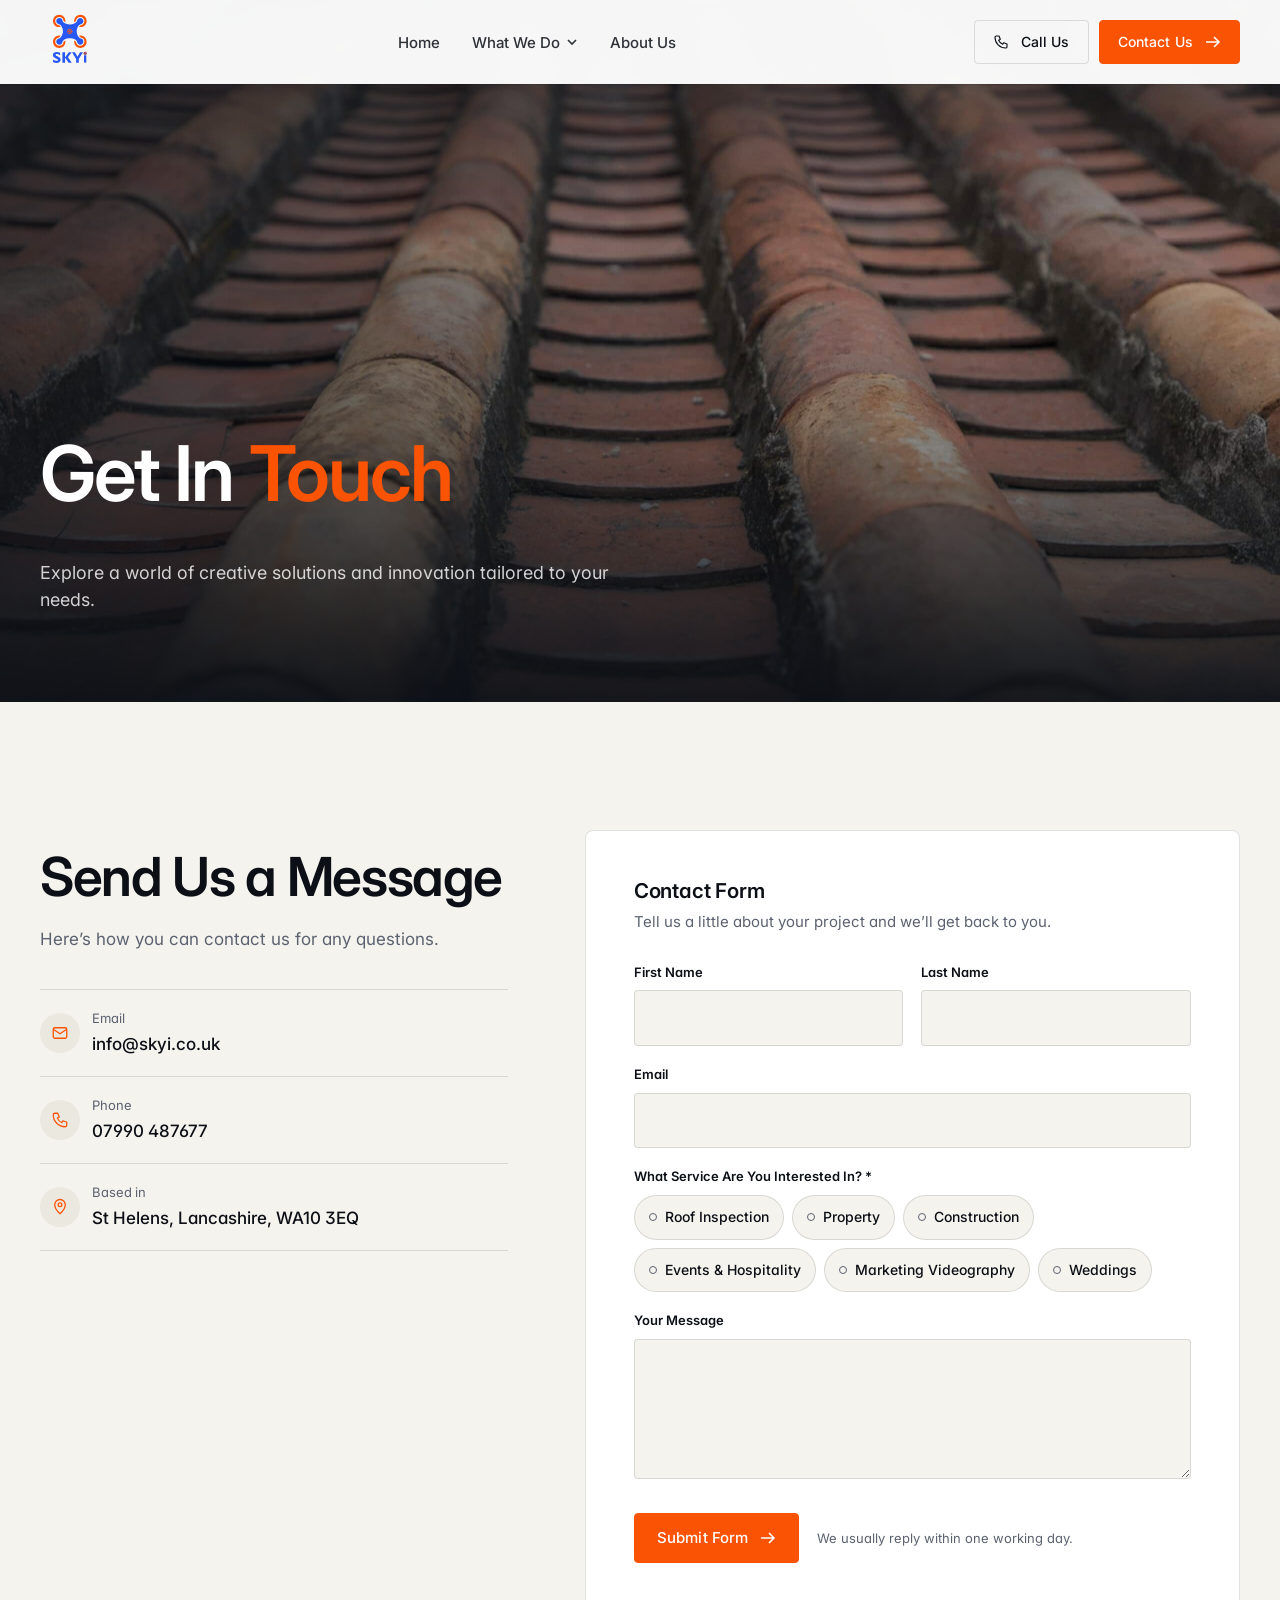
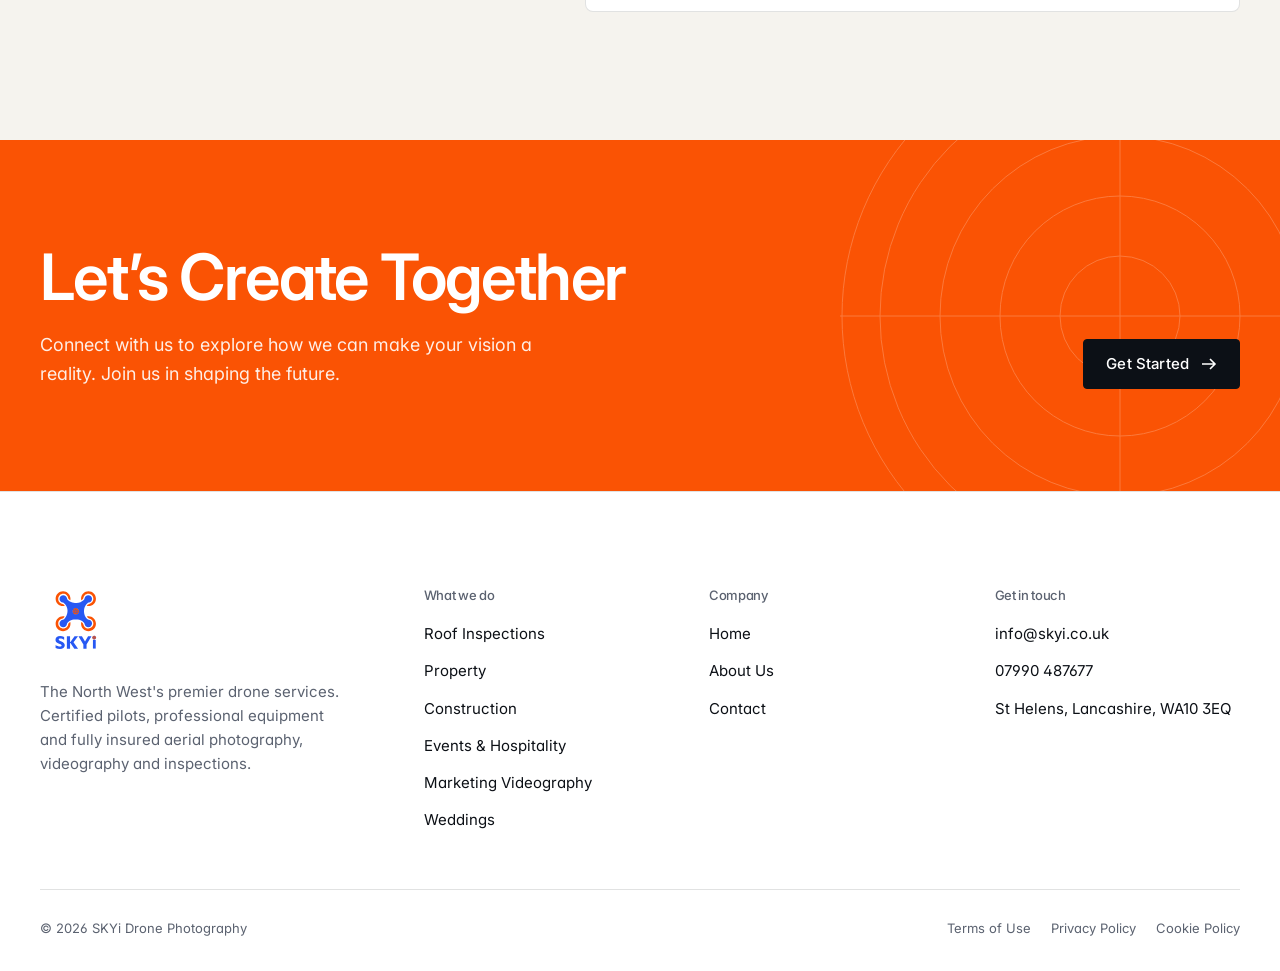
<file: aerial-drone-photgraphy-north-west/index.html>
<!doctype html>
<html lang="en-GB">
<head>
<meta charset="utf-8">
<meta name="viewport" content="width=device-width, initial-scale=1">
<title>Explore Creative Solutions &amp; Innovate with Skyi.UK</title>
<meta name="description" content="Discover a world of tailored creative solutions with Skyi. Connect with us today and let&#x27;s shape the future together. Get in touch now!">
<meta name="theme-color" content="#0c1016">
<link rel="icon" href="../assets/logo.svg" type="image/svg+xml">
<link rel="preconnect" href="https://fonts.googleapis.com">
<link rel="preconnect" href="https://fonts.gstatic.com" crossorigin>
<link href="https://fonts.googleapis.com/css2?family=Inter:opsz,wght@14..32,300..700&display=swap" rel="stylesheet">
<link rel="stylesheet" href="../assets/site.css">
</head>
<body>
<a class="skip" href="#main">Skip to content</a>
<header class="site-header">
  <div class="wrap bar">
    <a class="brand" href="../" aria-label="SKYi Drone Photography — home">
      <img src="../assets/logo.svg" alt="SKYi" width="60" height="60">
    </a>
    <nav class="nav" id="site-nav" aria-label="Main">
      <a href="../">Home</a>
      <div class="drop">
        <button type="button" aria-expanded="false" aria-haspopup="true">What We Do <svg viewBox="0 0 12 12" fill="none" aria-hidden="true"><path d="m2 4 4 4 4-4" stroke="currentColor" stroke-width="1.6"/></svg></button>
        <div class="drop-panel"><a href="../roof-inspections/"><span class="n">01</span><img class="thumb" src="../assets/img/roof.jpg" alt="" loading="lazy"><strong>Roof Inspections</strong><small>Safe, fast aerial roof assessments with full reporting.</small></a><a href="../property-drone-services/"><span class="n">02</span><img class="thumb" src="../assets/img/property.jpg" alt="" loading="lazy"><strong>Property</strong><small>Inspections, aerial photography and walkthrough video.</small></a><a href="../drone-construction-survey/"><span class="n">03</span><img class="thumb" src="../assets/img/construction.jpg" alt="" loading="lazy"><strong>Construction</strong><small>Surveys, mapping and progress monitoring on site.</small></a><a href="../events-hospitality/"><span class="n">04</span><img class="thumb" src="../assets/img/events.jpg" alt="" loading="lazy"><strong>Events &amp; Hospitality</strong><small>Aerial event coverage and venue showcases.</small></a><a href="../drone-filming-videography-north-west/"><span class="n">05</span><img class="thumb" src="../assets/img/dji-site.jpg" alt="" loading="lazy"><strong>Marketing Videography</strong><small>Brand films and aerial content that sells.</small></a><a href="../weddings/"><span class="n">06</span><img class="thumb" src="../assets/img/wedding-champagne.jpg" alt="" loading="lazy"><strong>Weddings</strong><small>Cinematic aerial films of your special day.</small></a></div>
      </div>
      <a href="../about-us-drone-photography/">About Us</a>
      <a class="nav-contact" href="../aerial-drone-photgraphy-north-west/" aria-current="page">Contact</a>
      <div class="mobile-cta">
        <a class="btn" href="../aerial-drone-photgraphy-north-west/">Get a Quote <svg viewBox="0 0 16 16" fill="none" aria-hidden="true"><path d="M1 8h13M9 3l5 5-5 5" stroke="currentColor" stroke-width="1.6"/></svg></a>
        <a class="btn ghost" href="tel:+447990487677">Call us</a>
        <a class="mail" href="mailto:info@skyi.co.uk">info@skyi.co.uk</a>
      </div>
    </nav>
    <div class="header-cta">
      <a class="btn ghost" href="tel:+447990487677" aria-label="Call us on 07990 487677"><svg viewBox="0 0 24 24" fill="none" aria-hidden="true"><path d="M5 3h4l2 5-2.5 1.5a11 11 0 0 0 6 6L16 13l5 2v4a2 2 0 0 1-2 2A16 16 0 0 1 3 5a2 2 0 0 1 2-2" stroke="currentColor" stroke-width="1.7" stroke-linejoin="round"/></svg> Call Us</a>
      <a class="btn" href="../aerial-drone-photgraphy-north-west/">Contact Us <svg viewBox="0 0 16 16" fill="none" aria-hidden="true"><path d="M1 8h13M9 3l5 5-5 5" stroke="currentColor" stroke-width="1.6"/></svg></a>
      <button class="menu-toggle" type="button" aria-expanded="false" aria-controls="site-nav"><span class="t-open">Menu</span><span class="t-close">Close</span><span class="bars" aria-hidden="true"><i></i><i></i></span></button>
    </div>
  </div>
</header>
<main id="main">

<section class="hero short">
  <div class="hero-media"><img src="../assets/img/contact.jpg" alt="" fetchpriority="high"></div>
  <div class="wrap hero-inner">
    <h1>Get In <em>Touch</em></h1>
    <div class="hero-foot">
      <p>Explore a world of creative solutions and innovation tailored to your needs.</p>
      
    </div>
  </div>
</section>

<section class="section" id="contact">
  <div class="wrap contact">
    <div class="info reveal">
      <h2>Send Us a Message</h2>
      <p>Here’s how you can contact us for any questions.</p>
      <ul class="details">
        <li><a href="mailto:info@skyi.co.uk"><span class="ic"><svg viewBox="0 0 24 24" fill="none" aria-hidden="true"><rect x="3" y="5" width="18" height="14" rx="2" stroke="currentColor" stroke-width="1.7"/><path d="m3 7 9 6 9-6" stroke="currentColor" stroke-width="1.7"/></svg></span><span><small>Email</small>info@skyi.co.uk</span></a></li>
        <li><a href="tel:+447990487677"><span class="ic"><svg viewBox="0 0 24 24" fill="none" aria-hidden="true"><path d="M5 3h4l2 5-2.5 1.5a11 11 0 0 0 6 6L16 13l5 2v4a2 2 0 0 1-2 2A16 16 0 0 1 3 5a2 2 0 0 1 2-2" stroke="currentColor" stroke-width="1.7" stroke-linejoin="round"/></svg></span><span><small>Phone</small>07990 487677</span></a></li>
        <li><div><span class="ic"><svg viewBox="0 0 24 24" fill="none" aria-hidden="true"><path d="M12 21s7-6.2 7-12a7 7 0 1 0-14 0c0 5.8 7 12 7 12Z" stroke="currentColor" stroke-width="1.7"/><circle cx="12" cy="9" r="2.5" stroke="currentColor" stroke-width="1.7"/></svg></span><span><small>Based in</small>St Helens, Lancashire, WA10 3EQ</span></div></li>
      </ul>
    </div>
    <form class="form reveal" data-contact novalidate>
      <h3>Contact Form</h3>
      <p>Tell us a little about your project and we’ll get back to you.</p>
      <div class="fields">
        <div class="field"><label for="fn">First Name</label><input id="fn" name="first_name" autocomplete="given-name"></div>
        <div class="field"><label for="ln">Last Name</label><input id="ln" name="last_name" autocomplete="family-name"></div>
        <div class="field full"><label for="em">Email</label><input id="em" name="email" type="email" autocomplete="email"></div>
        <fieldset class="field full"><legend>What Service Are You Interested In? *</legend><div class="chips"><label><input type="radio" name="service" value="Roof Inspection" required><span>Roof Inspection</span></label><label><input type="radio" name="service" value="Property" required><span>Property</span></label><label><input type="radio" name="service" value="Construction" required><span>Construction</span></label><label><input type="radio" name="service" value="Events &amp; Hospitality" required><span>Events &amp; Hospitality</span></label><label><input type="radio" name="service" value="Marketing Videography" required><span>Marketing Videography</span></label><label><input type="radio" name="service" value="Weddings" required><span>Weddings</span></label></div></fieldset>
        <div class="field full"><label for="msg">Your Message</label><textarea id="msg" name="message"></textarea></div>
      </div>
      <div class="submit">
        <button class="btn" type="submit">Submit Form <svg viewBox="0 0 16 16" fill="none" aria-hidden="true"><path d="M1 8h13M9 3l5 5-5 5" stroke="currentColor" stroke-width="1.6"/></svg></button>
        <span class="note">We usually reply within one working day.</span>
      </div>
      <div class="form-msg" role="status" aria-live="polite"></div>
    </form>
  </div>
</section>

<section class="cta">
  <svg class="cta-rings" viewBox="0 0 560 560" fill="none" aria-hidden="true"><circle cx="280" cy="280" r="60" stroke="#fff" stroke-width="1"/><circle cx="280" cy="280" r="120" stroke="#fff" stroke-width="1"/><circle cx="280" cy="280" r="180" stroke="#fff" stroke-width="1"/><circle cx="280" cy="280" r="240" stroke="#fff" stroke-width="1"/><circle cx="280" cy="280" r="278" stroke="#fff" stroke-width="1"/><path d="M280 0v560M0 280h560" stroke="#fff" stroke-width="1"/></svg>
  <div class="wrap">
    <div class="reveal">
      <h2>Let’s Create Together</h2>
      <p>Connect with us to explore how we can make your vision a reality. Join us in shaping the future.</p>
    </div>
    <a class="btn reveal" href="../aerial-drone-photgraphy-north-west/">Get Started <svg viewBox="0 0 16 16" fill="none" aria-hidden="true"><path d="M1 8h13M9 3l5 5-5 5" stroke="currentColor" stroke-width="1.6"/></svg></a>
  </div>
</section>
</main>
<footer class="site-footer">
  <div class="wrap">
    <div class="foot-top">
      <div>
        <img src="../assets/logo.svg" alt="SKYi" width="72" height="72">
        <p>The North West's premier drone services. Certified pilots, professional equipment and fully insured aerial photography, videography and inspections.</p>
      </div>
      <div><h4>What we do</h4><ul><li><a href="../roof-inspections/">Roof Inspections</a></li><li><a href="../property-drone-services/">Property</a></li><li><a href="../drone-construction-survey/">Construction</a></li><li><a href="../events-hospitality/">Events &amp; Hospitality</a></li><li><a href="../drone-filming-videography-north-west/">Marketing Videography</a></li><li><a href="../weddings/">Weddings</a></li></ul></div>
      <div><h4>Company</h4><ul>
        <li><a href="../">Home</a></li>
        <li><a href="../about-us-drone-photography/">About Us</a></li>
        <li><a href="../aerial-drone-photgraphy-north-west/">Contact</a></li>
      </ul></div>
      <div><h4>Get in touch</h4><ul>
        <li><a href="mailto:info@skyi.co.uk">info@skyi.co.uk</a></li>
        <li><a href="tel:+447990487677">07990 487677</a></li>
        <li><a href="../aerial-drone-photgraphy-north-west/">St Helens, Lancashire, WA10 3EQ</a></li>
      </ul></div>
    </div>
    <div class="foot-bottom">
      <span>&copy; 2026 SKYi Drone Photography</span>
      <nav aria-label="Legal">
        <a href="../terms-of-use/">Terms of Use</a>
        <a href="../privacy-policy/">Privacy Policy</a>
        <a href="../cookie-privacy-policy/">Cookie Policy</a>
      </nav>
    </div>
  </div>
</footer>
<script src="../assets/site.js"></script>
</body>
</html>
</file>
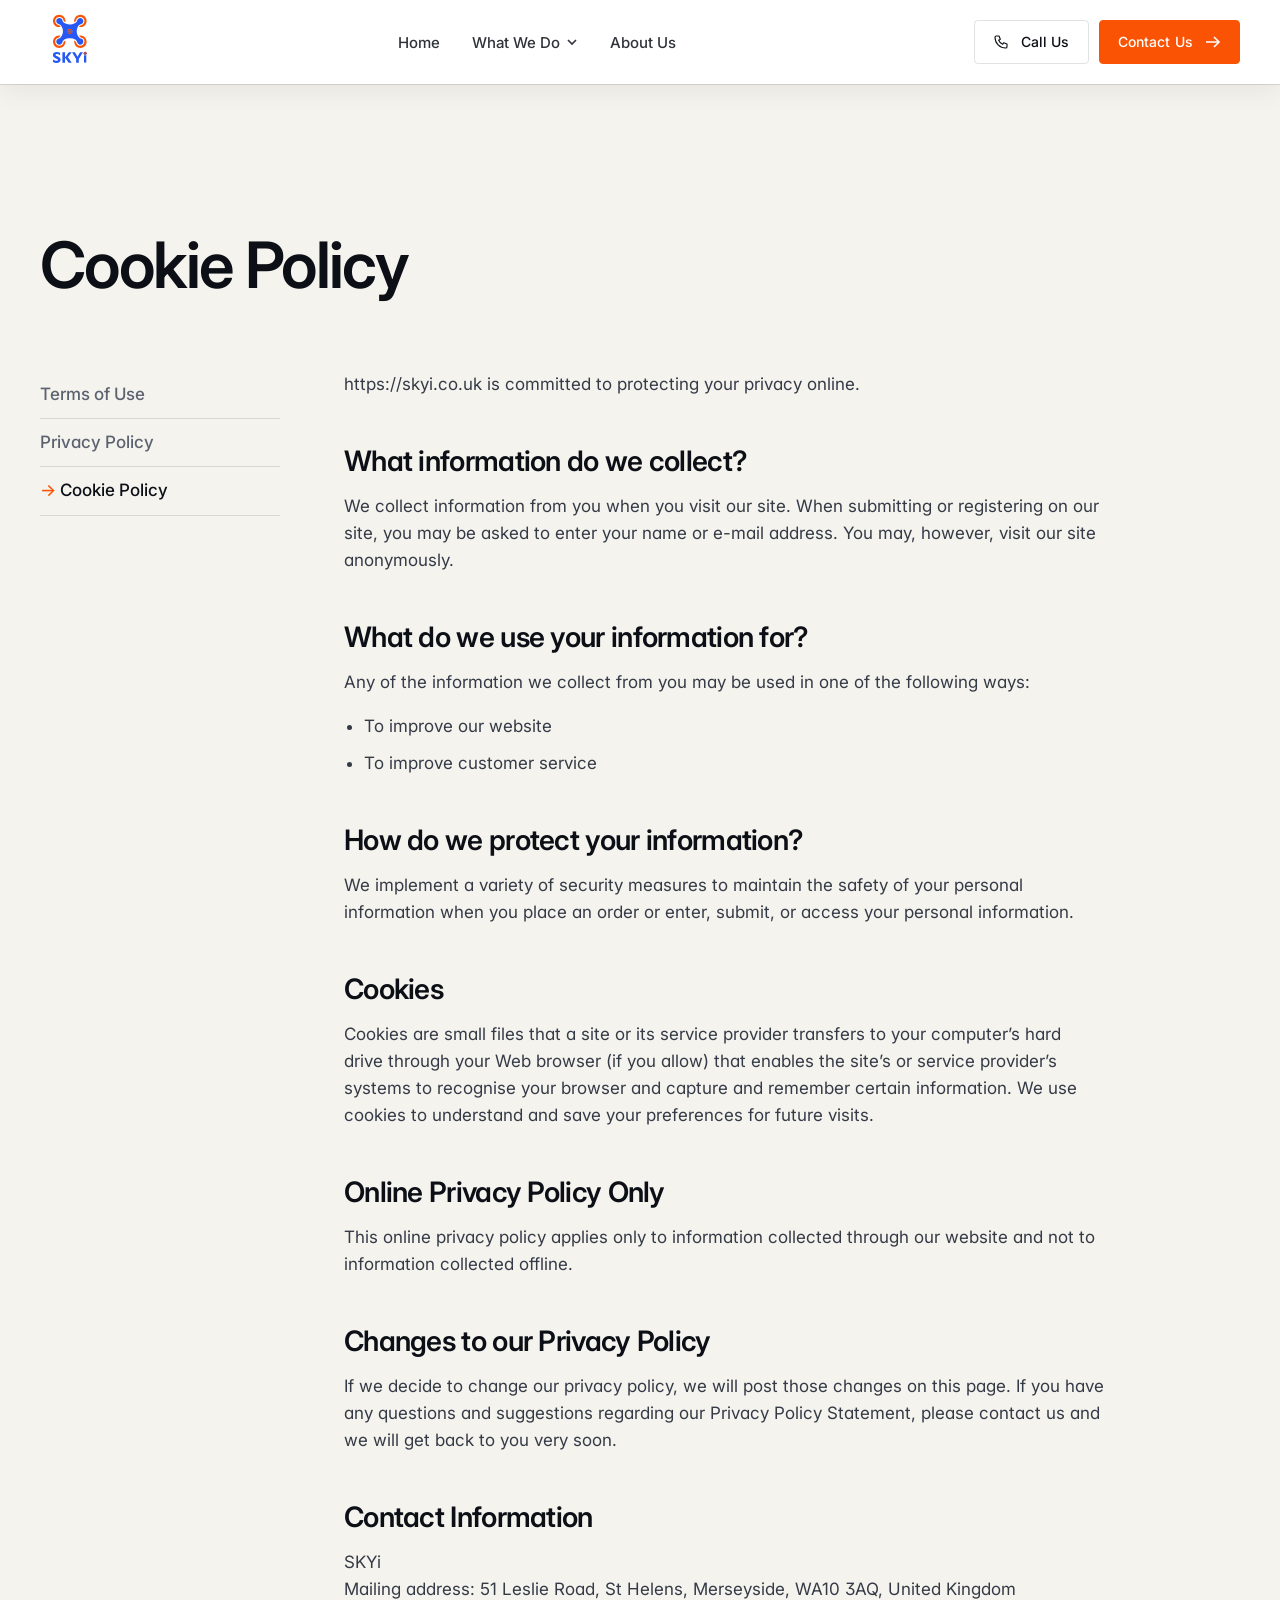
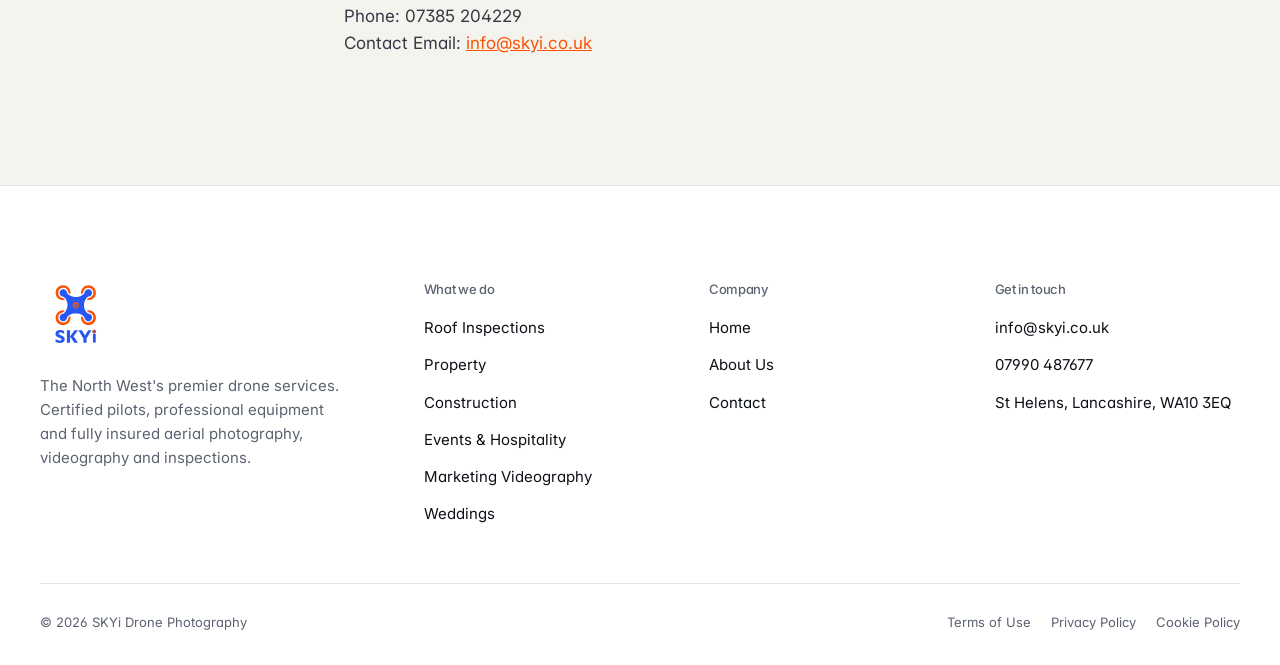
<file: cookie-privacy-policy/index.html>
<!doctype html>
<html lang="en-GB">
<head>
<meta charset="utf-8">
<meta name="viewport" content="width=device-width, initial-scale=1">
<title>Secure Online Experience with SKYi: Protecting Your Privacy</title>
<meta name="description" content="SKYi cookie policy.">
<meta name="theme-color" content="#0c1016">
<link rel="icon" href="../assets/logo.svg" type="image/svg+xml">
<link rel="preconnect" href="https://fonts.googleapis.com">
<link rel="preconnect" href="https://fonts.gstatic.com" crossorigin>
<link href="https://fonts.googleapis.com/css2?family=Inter:opsz,wght@14..32,300..700&display=swap" rel="stylesheet">
<link rel="stylesheet" href="../assets/site.css">
</head>
<body>
<a class="skip" href="#main">Skip to content</a>
<header class="site-header solid">
  <div class="wrap bar">
    <a class="brand" href="../" aria-label="SKYi Drone Photography — home">
      <img src="../assets/logo.svg" alt="SKYi" width="60" height="60">
    </a>
    <nav class="nav" id="site-nav" aria-label="Main">
      <a href="../">Home</a>
      <div class="drop">
        <button type="button" aria-expanded="false" aria-haspopup="true">What We Do <svg viewBox="0 0 12 12" fill="none" aria-hidden="true"><path d="m2 4 4 4 4-4" stroke="currentColor" stroke-width="1.6"/></svg></button>
        <div class="drop-panel"><a href="../roof-inspections/"><span class="n">01</span><img class="thumb" src="../assets/img/roof.jpg" alt="" loading="lazy"><strong>Roof Inspections</strong><small>Safe, fast aerial roof assessments with full reporting.</small></a><a href="../property-drone-services/"><span class="n">02</span><img class="thumb" src="../assets/img/property.jpg" alt="" loading="lazy"><strong>Property</strong><small>Inspections, aerial photography and walkthrough video.</small></a><a href="../drone-construction-survey/"><span class="n">03</span><img class="thumb" src="../assets/img/construction.jpg" alt="" loading="lazy"><strong>Construction</strong><small>Surveys, mapping and progress monitoring on site.</small></a><a href="../events-hospitality/"><span class="n">04</span><img class="thumb" src="../assets/img/events.jpg" alt="" loading="lazy"><strong>Events &amp; Hospitality</strong><small>Aerial event coverage and venue showcases.</small></a><a href="../drone-filming-videography-north-west/"><span class="n">05</span><img class="thumb" src="../assets/img/dji-site.jpg" alt="" loading="lazy"><strong>Marketing Videography</strong><small>Brand films and aerial content that sells.</small></a><a href="../weddings/"><span class="n">06</span><img class="thumb" src="../assets/img/wedding-champagne.jpg" alt="" loading="lazy"><strong>Weddings</strong><small>Cinematic aerial films of your special day.</small></a></div>
      </div>
      <a href="../about-us-drone-photography/">About Us</a>
      <a class="nav-contact" href="../aerial-drone-photgraphy-north-west/">Contact</a>
      <div class="mobile-cta">
        <a class="btn" href="../aerial-drone-photgraphy-north-west/">Get a Quote <svg viewBox="0 0 16 16" fill="none" aria-hidden="true"><path d="M1 8h13M9 3l5 5-5 5" stroke="currentColor" stroke-width="1.6"/></svg></a>
        <a class="btn ghost" href="tel:+447990487677">Call us</a>
        <a class="mail" href="mailto:info@skyi.co.uk">info@skyi.co.uk</a>
      </div>
    </nav>
    <div class="header-cta">
      <a class="btn ghost" href="tel:+447990487677" aria-label="Call us on 07990 487677"><svg viewBox="0 0 24 24" fill="none" aria-hidden="true"><path d="M5 3h4l2 5-2.5 1.5a11 11 0 0 0 6 6L16 13l5 2v4a2 2 0 0 1-2 2A16 16 0 0 1 3 5a2 2 0 0 1 2-2" stroke="currentColor" stroke-width="1.7" stroke-linejoin="round"/></svg> Call Us</a>
      <a class="btn" href="../aerial-drone-photgraphy-north-west/">Contact Us <svg viewBox="0 0 16 16" fill="none" aria-hidden="true"><path d="M1 8h13M9 3l5 5-5 5" stroke="currentColor" stroke-width="1.6"/></svg></a>
      <button class="menu-toggle" type="button" aria-expanded="false" aria-controls="site-nav"><span class="t-open">Menu</span><span class="t-close">Close</span><span class="bars" aria-hidden="true"><i></i><i></i></span></button>
    </div>
  </div>
</header>
<main id="main">

<section class="section" style="padding-top:calc(var(--section) + 84px)">
  <div class="wrap">
    <div class="head stack"><div><h1 style="font-size:clamp(2.4rem,5vw,4rem);margin-top:18px">Cookie Policy</h1></div></div>
    <div class="legal-layout">
      <aside aria-label="Legal pages"><a href="../terms-of-use/">Terms of Use</a><a href="../privacy-policy/">Privacy Policy</a><a href="../cookie-privacy-policy/" aria-current=page>Cookie Policy</a></aside>
      <div class="prose">
<p>https://skyi.co.uk is committed to protecting your privacy online.</p>
<h2>What information do we collect?</h2>
<p>We collect information from you when you visit our site. When submitting or registering on our site, you may be asked to enter your name or e-mail address. You may, however, visit our site anonymously.</p>
<h2>What do we use your information for?</h2>
<p>Any of the information we collect from you may be used in one of the following ways:</p>
<ul><li>To improve our website</li><li>To improve customer service</li></ul>
<h2>How do we protect your information?</h2>
<p>We implement a variety of security measures to maintain the safety of your personal information when you place an order or enter, submit, or access your personal information.</p>
<h2>Cookies</h2>
<p>Cookies are small files that a site or its service provider transfers to your computer’s hard drive through your Web browser (if you allow) that enables the site’s or service provider’s systems to recognise your browser and capture and remember certain information. We use cookies to understand and save your preferences for future visits.</p>
<h2>Online Privacy Policy Only</h2>
<p>This online privacy policy applies only to information collected through our website and not to information collected offline.</p>
<h2>Changes to our Privacy Policy</h2>
<p>If we decide to change our privacy policy, we will post those changes on this page. If you have any questions and suggestions regarding our Privacy Policy Statement, please contact us and we will get back to you very soon.</p>
<h2>Contact Information</h2>
<p>SKYi<br>Mailing address: 51 Leslie Road, St Helens, Merseyside, WA10 3AQ, United Kingdom<br>Phone: 07385 204229<br>Contact Email: <a href="mailto:info@skyi.co.uk">info@skyi.co.uk</a></p>
</div>
    </div>
  </div>
</section>
</main>
<footer class="site-footer">
  <div class="wrap">
    <div class="foot-top">
      <div>
        <img src="../assets/logo.svg" alt="SKYi" width="72" height="72">
        <p>The North West's premier drone services. Certified pilots, professional equipment and fully insured aerial photography, videography and inspections.</p>
      </div>
      <div><h4>What we do</h4><ul><li><a href="../roof-inspections/">Roof Inspections</a></li><li><a href="../property-drone-services/">Property</a></li><li><a href="../drone-construction-survey/">Construction</a></li><li><a href="../events-hospitality/">Events &amp; Hospitality</a></li><li><a href="../drone-filming-videography-north-west/">Marketing Videography</a></li><li><a href="../weddings/">Weddings</a></li></ul></div>
      <div><h4>Company</h4><ul>
        <li><a href="../">Home</a></li>
        <li><a href="../about-us-drone-photography/">About Us</a></li>
        <li><a href="../aerial-drone-photgraphy-north-west/">Contact</a></li>
      </ul></div>
      <div><h4>Get in touch</h4><ul>
        <li><a href="mailto:info@skyi.co.uk">info@skyi.co.uk</a></li>
        <li><a href="tel:+447990487677">07990 487677</a></li>
        <li><a href="../aerial-drone-photgraphy-north-west/">St Helens, Lancashire, WA10 3EQ</a></li>
      </ul></div>
    </div>
    <div class="foot-bottom">
      <span>&copy; 2026 SKYi Drone Photography</span>
      <nav aria-label="Legal">
        <a href="../terms-of-use/">Terms of Use</a>
        <a href="../privacy-policy/">Privacy Policy</a>
        <a href="../cookie-privacy-policy/">Cookie Policy</a>
      </nav>
    </div>
  </div>
</footer>
<script src="../assets/site.js"></script>
</body>
</html>
</file>
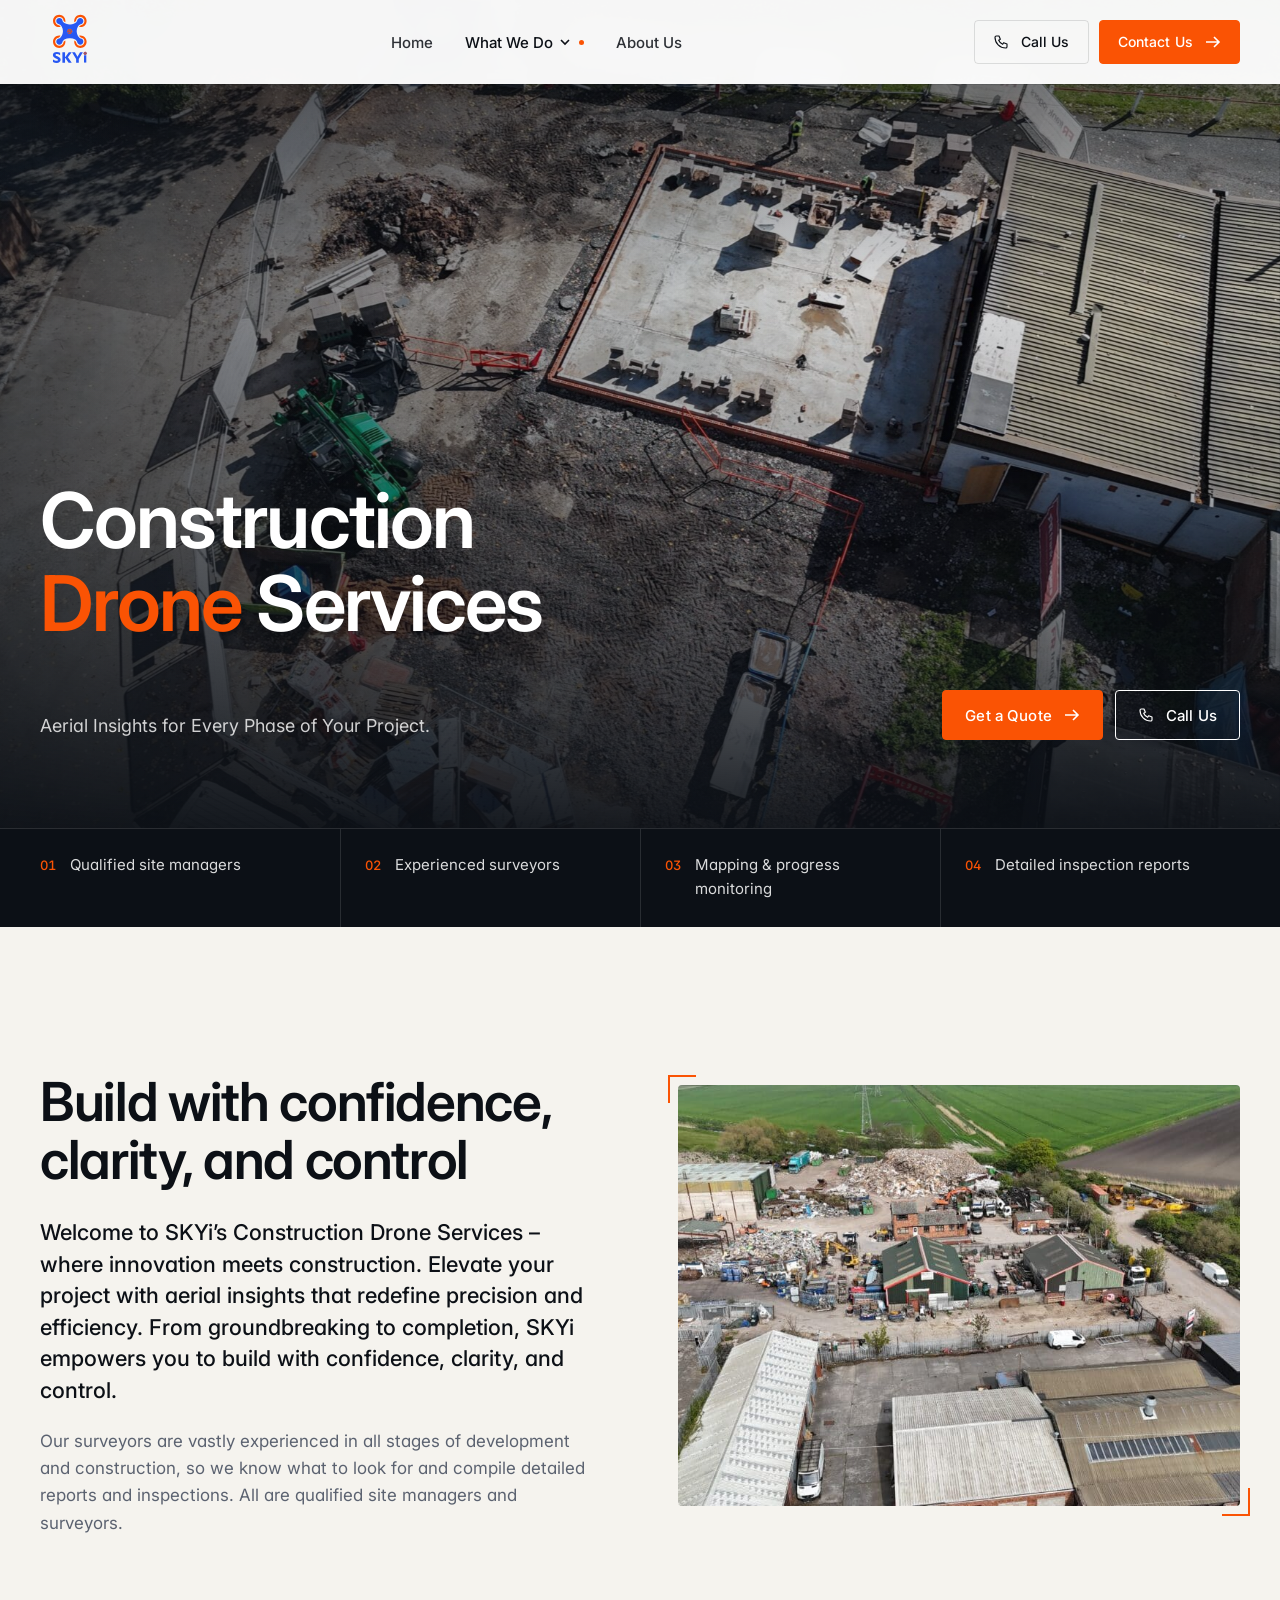
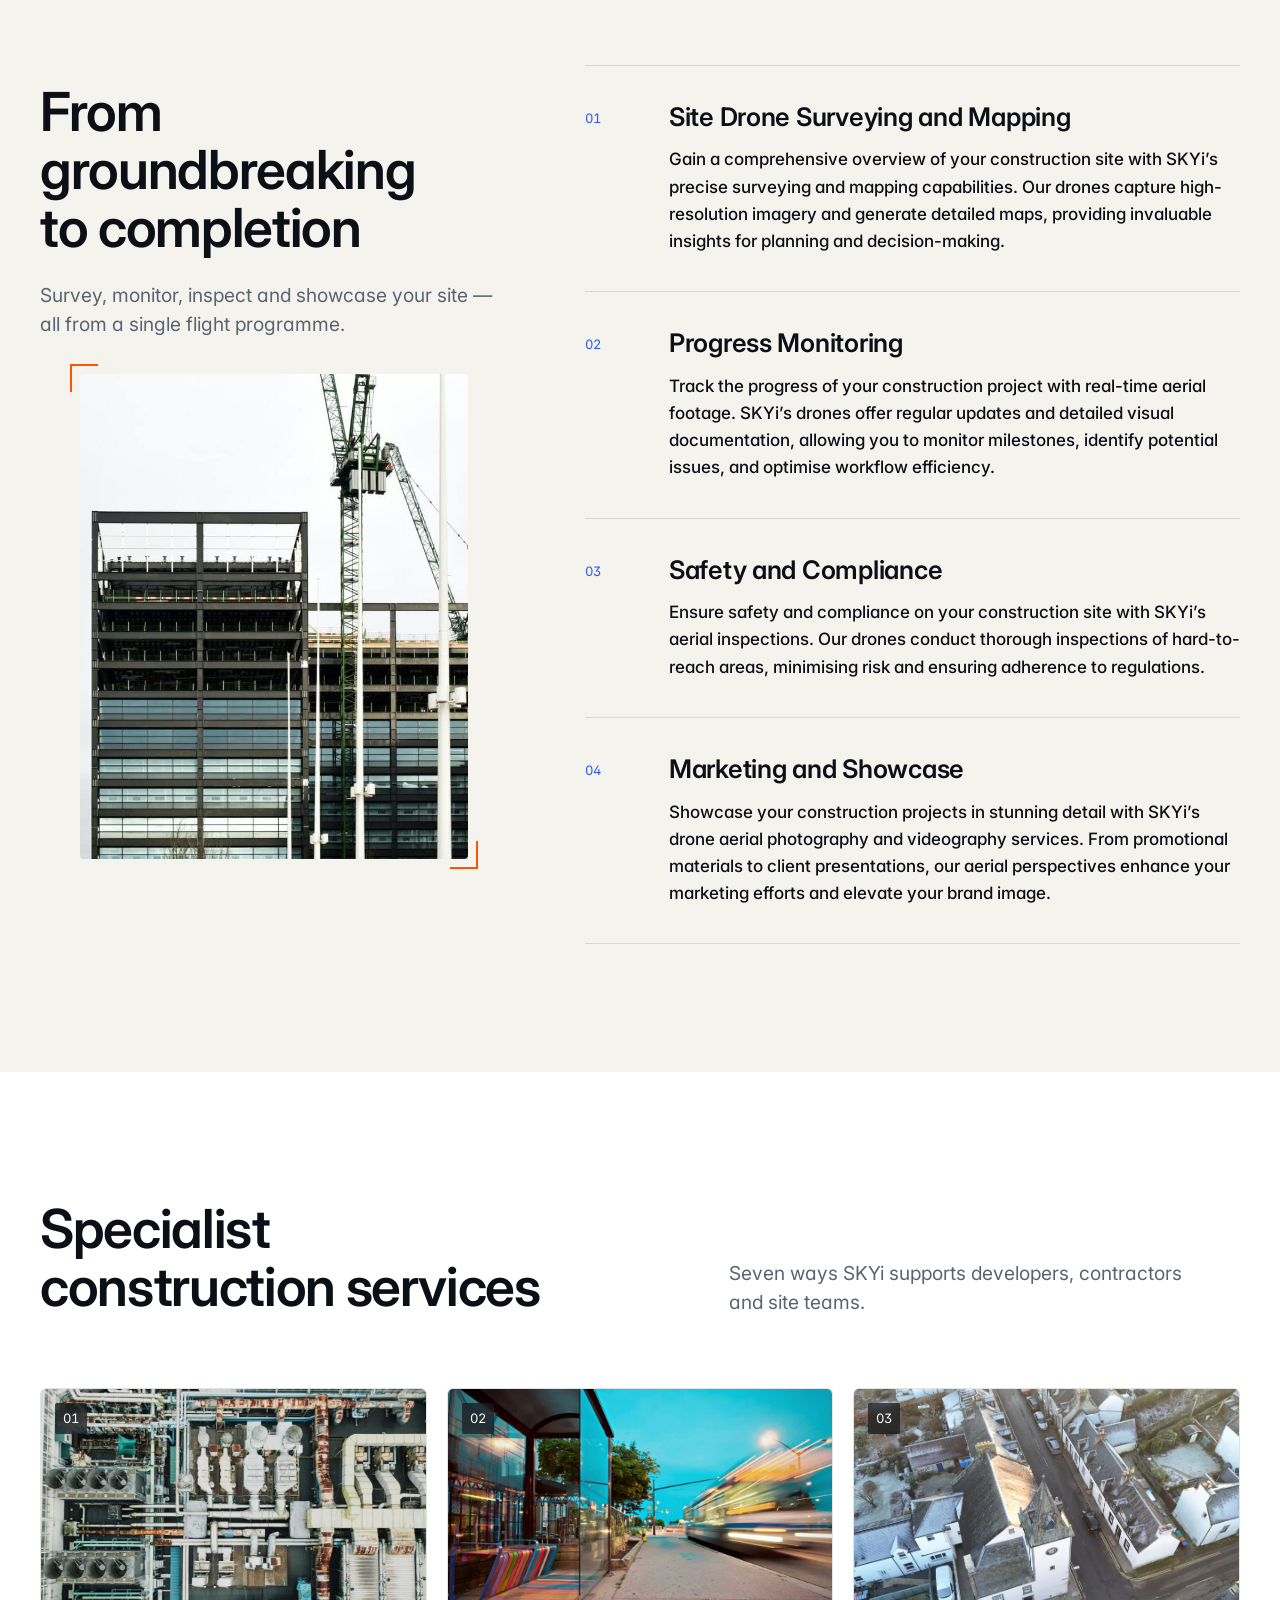
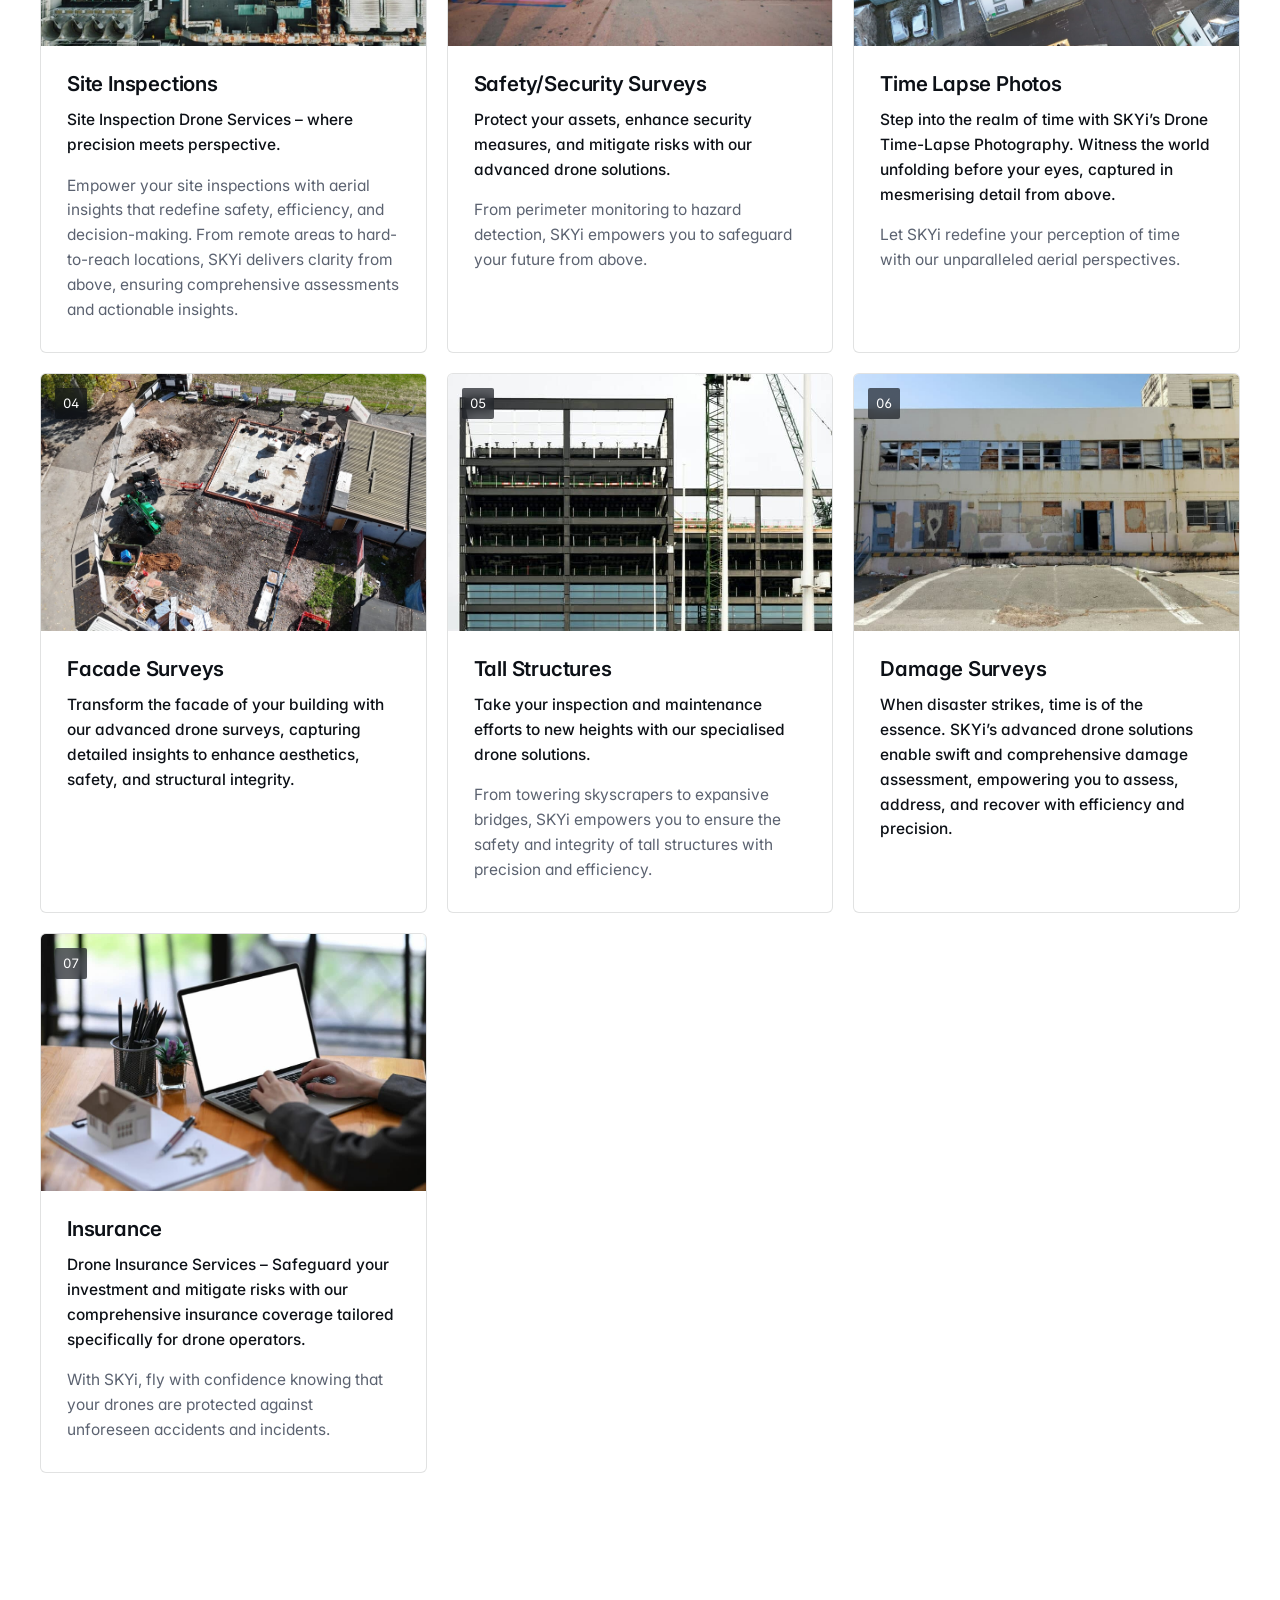
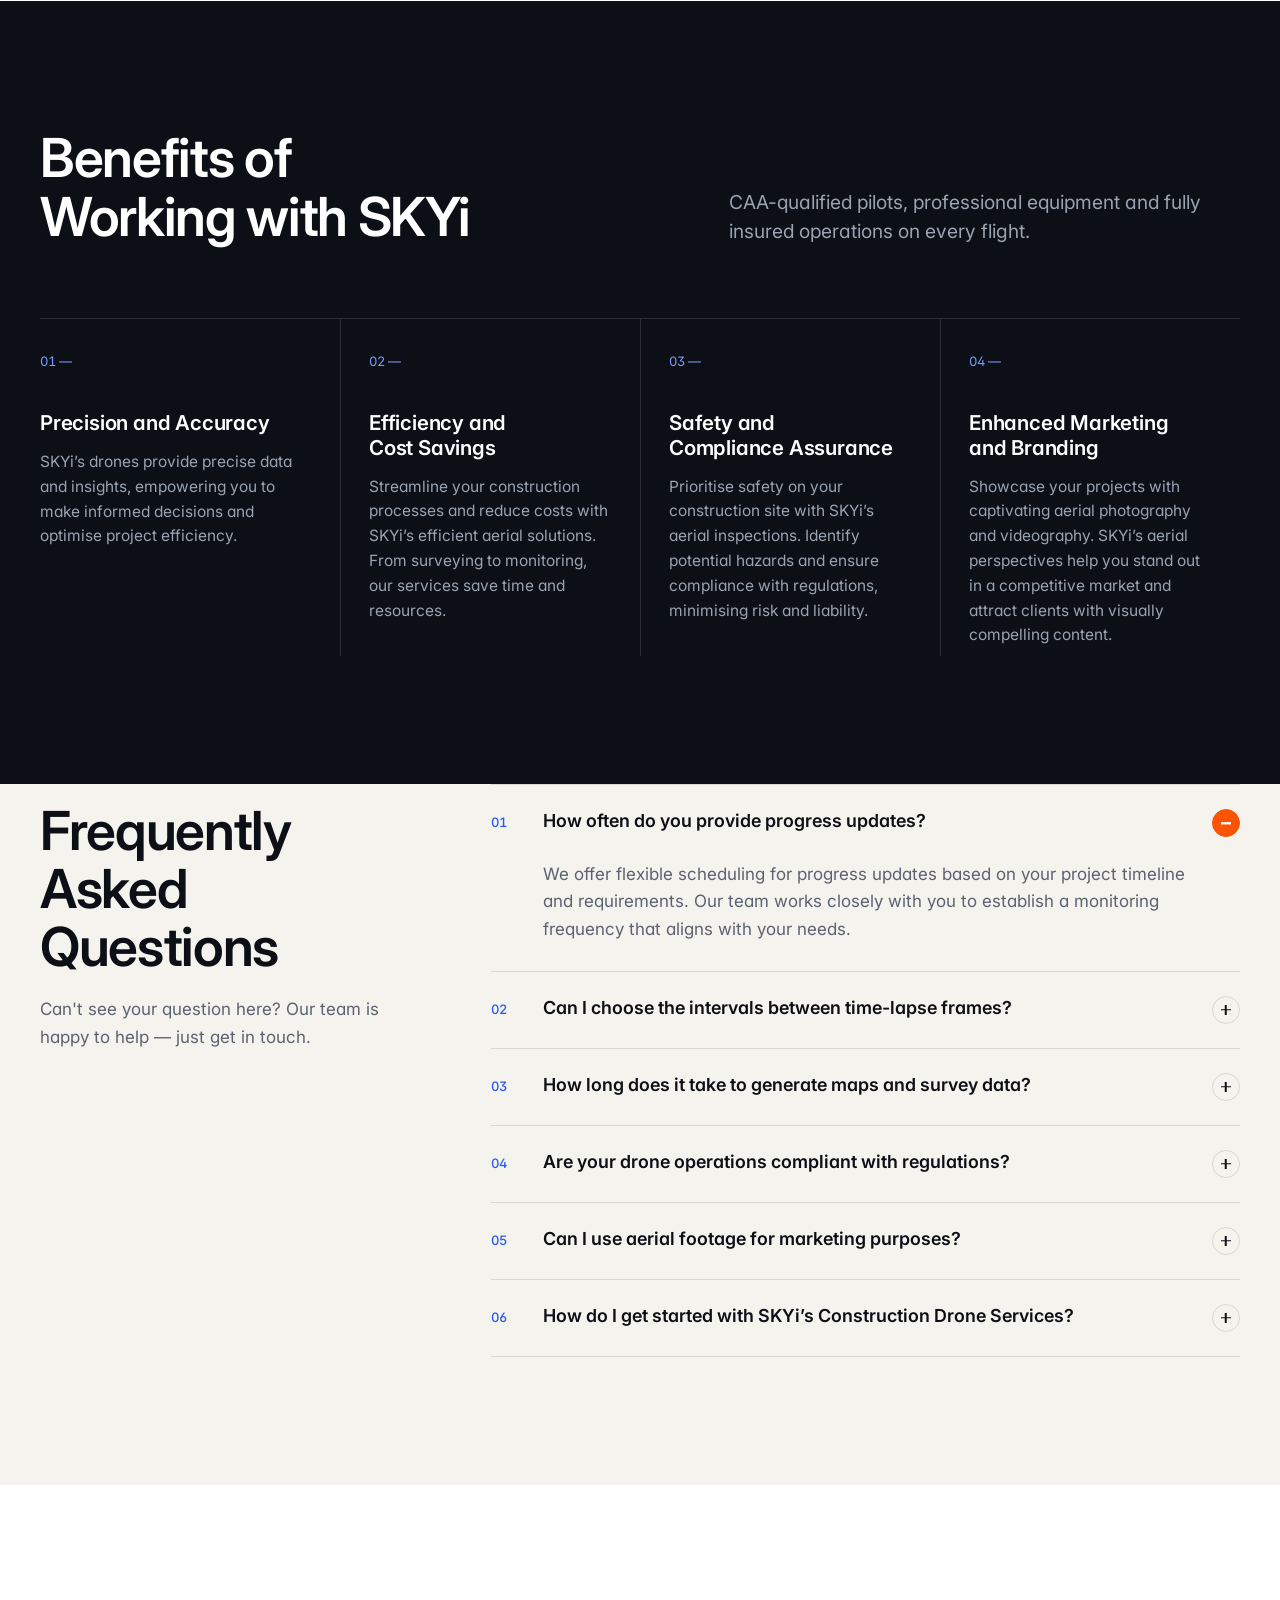
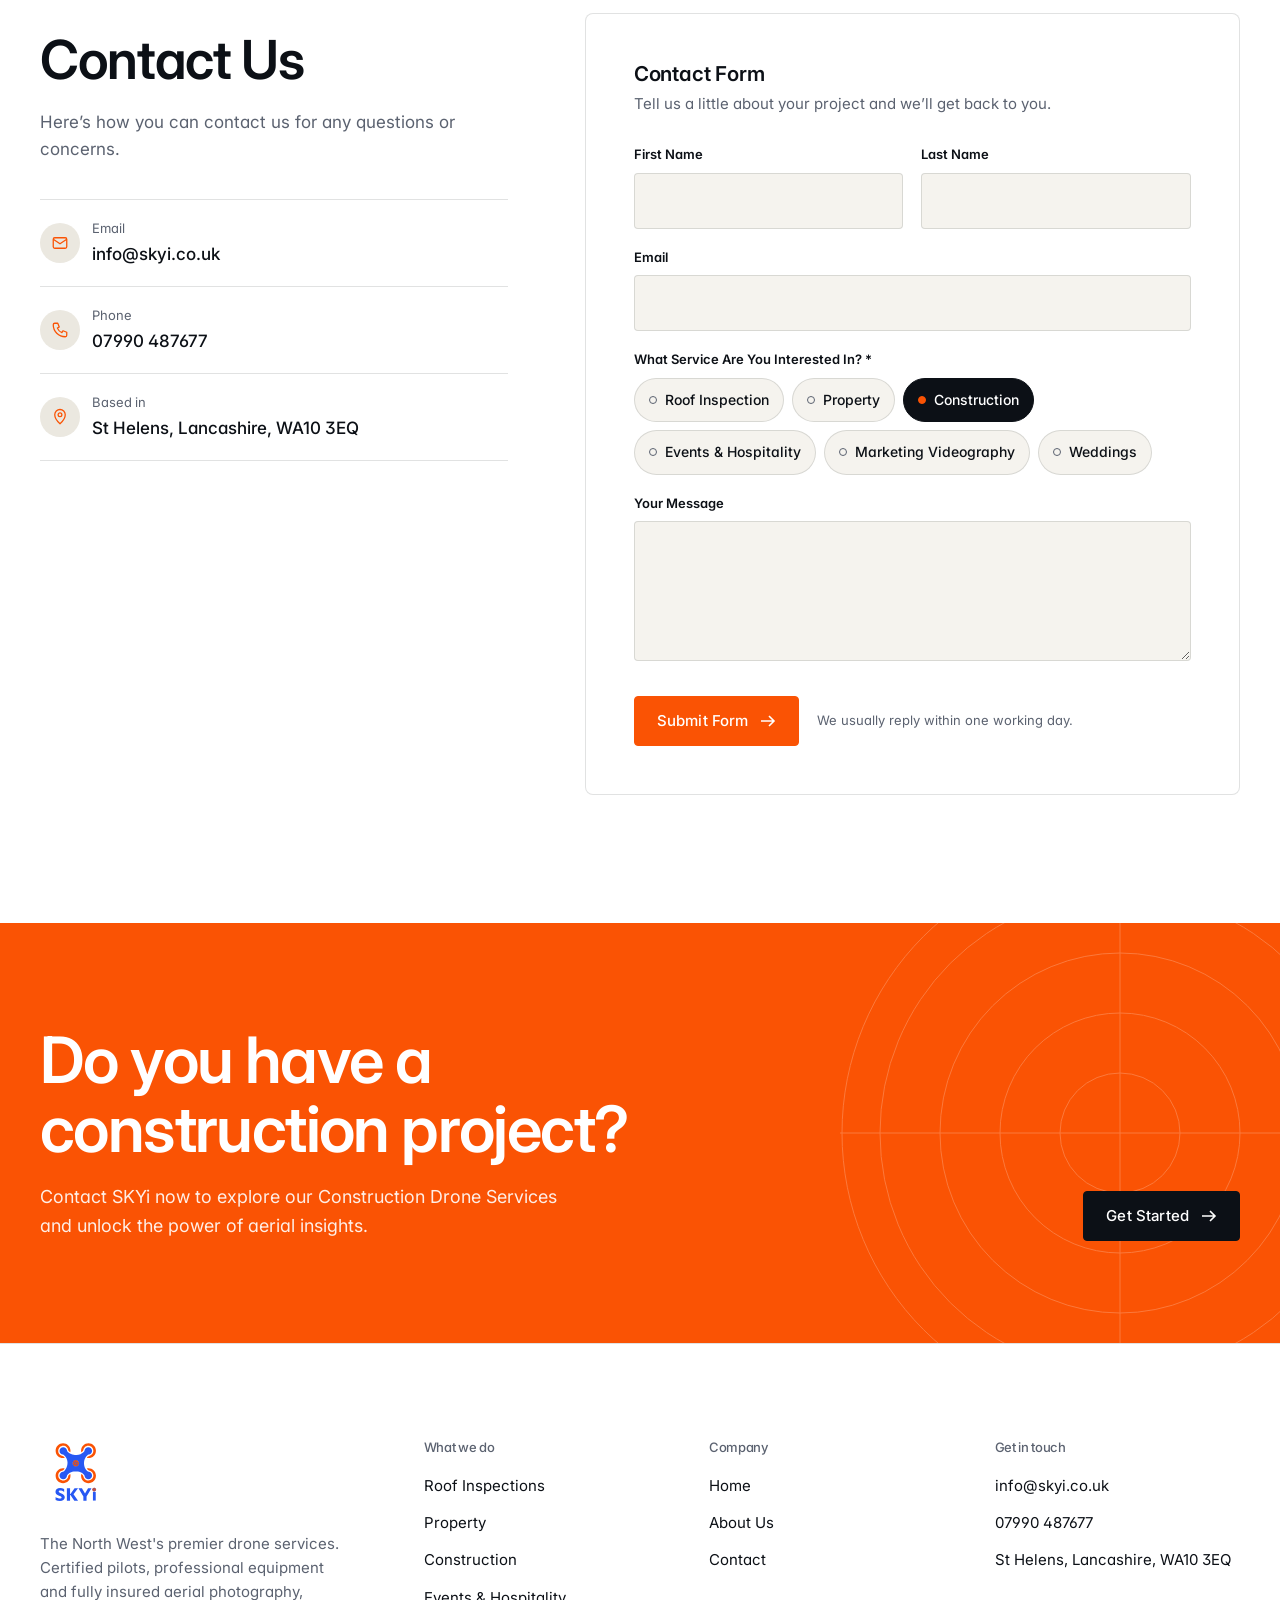
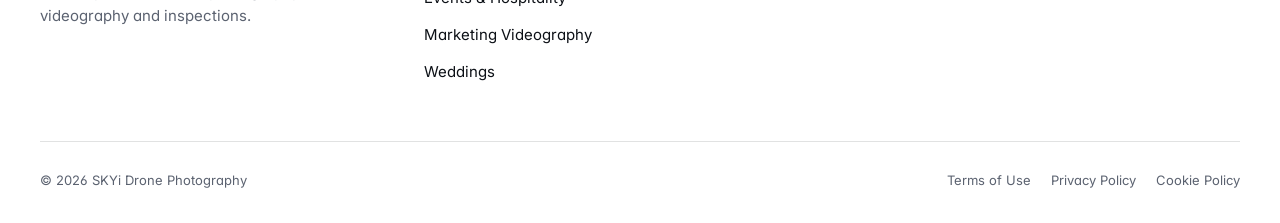
<file: drone-construction-survey/index.html>
<!doctype html>
<html lang="en-GB">
<head>
<meta charset="utf-8">
<meta name="viewport" content="width=device-width, initial-scale=1">
<title>Boost Efficiency with SKYi Precision Construction Drone Services</title>
<meta name="description" content="Elevate your construction project with SKYi aerial insights for precision and efficiency. Capture high-res imagery, monitor progress, and ensure site safety with ease.">
<meta name="theme-color" content="#0c1016">
<link rel="icon" href="../assets/logo.svg" type="image/svg+xml">
<link rel="preconnect" href="https://fonts.googleapis.com">
<link rel="preconnect" href="https://fonts.gstatic.com" crossorigin>
<link href="https://fonts.googleapis.com/css2?family=Inter:opsz,wght@14..32,300..700&display=swap" rel="stylesheet">
<link rel="stylesheet" href="../assets/site.css">
</head>
<body>
<a class="skip" href="#main">Skip to content</a>
<header class="site-header">
  <div class="wrap bar">
    <a class="brand" href="../" aria-label="SKYi Drone Photography — home">
      <img src="../assets/logo.svg" alt="SKYi" width="60" height="60">
    </a>
    <nav class="nav" id="site-nav" aria-label="Main">
      <a href="../">Home</a>
      <div class="drop current">
        <button type="button" aria-expanded="false" aria-haspopup="true">What We Do <svg viewBox="0 0 12 12" fill="none" aria-hidden="true"><path d="m2 4 4 4 4-4" stroke="currentColor" stroke-width="1.6"/></svg></button>
        <div class="drop-panel"><a href="../roof-inspections/"><span class="n">01</span><img class="thumb" src="../assets/img/roof.jpg" alt="" loading="lazy"><strong>Roof Inspections</strong><small>Safe, fast aerial roof assessments with full reporting.</small></a><a href="../property-drone-services/"><span class="n">02</span><img class="thumb" src="../assets/img/property.jpg" alt="" loading="lazy"><strong>Property</strong><small>Inspections, aerial photography and walkthrough video.</small></a><a href="../drone-construction-survey/" aria-current=page><span class="n">03</span><img class="thumb" src="../assets/img/construction.jpg" alt="" loading="lazy"><strong>Construction</strong><small>Surveys, mapping and progress monitoring on site.</small></a><a href="../events-hospitality/"><span class="n">04</span><img class="thumb" src="../assets/img/events.jpg" alt="" loading="lazy"><strong>Events &amp; Hospitality</strong><small>Aerial event coverage and venue showcases.</small></a><a href="../drone-filming-videography-north-west/"><span class="n">05</span><img class="thumb" src="../assets/img/dji-site.jpg" alt="" loading="lazy"><strong>Marketing Videography</strong><small>Brand films and aerial content that sells.</small></a><a href="../weddings/"><span class="n">06</span><img class="thumb" src="../assets/img/wedding-champagne.jpg" alt="" loading="lazy"><strong>Weddings</strong><small>Cinematic aerial films of your special day.</small></a></div>
      </div>
      <a href="../about-us-drone-photography/">About Us</a>
      <a class="nav-contact" href="../aerial-drone-photgraphy-north-west/">Contact</a>
      <div class="mobile-cta">
        <a class="btn" href="../aerial-drone-photgraphy-north-west/">Get a Quote <svg viewBox="0 0 16 16" fill="none" aria-hidden="true"><path d="M1 8h13M9 3l5 5-5 5" stroke="currentColor" stroke-width="1.6"/></svg></a>
        <a class="btn ghost" href="tel:+447990487677">Call us</a>
        <a class="mail" href="mailto:info@skyi.co.uk">info@skyi.co.uk</a>
      </div>
    </nav>
    <div class="header-cta">
      <a class="btn ghost" href="tel:+447990487677" aria-label="Call us on 07990 487677"><svg viewBox="0 0 24 24" fill="none" aria-hidden="true"><path d="M5 3h4l2 5-2.5 1.5a11 11 0 0 0 6 6L16 13l5 2v4a2 2 0 0 1-2 2A16 16 0 0 1 3 5a2 2 0 0 1 2-2" stroke="currentColor" stroke-width="1.7" stroke-linejoin="round"/></svg> Call Us</a>
      <a class="btn" href="../aerial-drone-photgraphy-north-west/">Contact Us <svg viewBox="0 0 16 16" fill="none" aria-hidden="true"><path d="M1 8h13M9 3l5 5-5 5" stroke="currentColor" stroke-width="1.6"/></svg></a>
      <button class="menu-toggle" type="button" aria-expanded="false" aria-controls="site-nav"><span class="t-open">Menu</span><span class="t-close">Close</span><span class="bars" aria-hidden="true"><i></i><i></i></span></button>
    </div>
  </div>
</header>
<main id="main">

<section class="hero">
  <div class="hero-media"><img src="../assets/img/construction.jpg" alt="" fetchpriority="high"></div>
  <div class="wrap hero-inner">
    <h1>Construction <em>Drone</em> Services</h1>
    <div class="hero-foot">
      <p>Aerial Insights for Every Phase of Your Project.</p>
      <div class="hero-actions">
        <a class="btn" href="#contact">Get a Quote <svg viewBox="0 0 16 16" fill="none" aria-hidden="true"><path d="M1 8h13M9 3l5 5-5 5" stroke="currentColor" stroke-width="1.6"/></svg></a>
        <a class="btn ghost" href="tel:+447990487677" aria-label="Call us on 07990 487677"><svg viewBox="0 0 24 24" fill="none" aria-hidden="true"><path d="M5 3h4l2 5-2.5 1.5a11 11 0 0 0 6 6L16 13l5 2v4a2 2 0 0 1-2 2A16 16 0 0 1 3 5a2 2 0 0 1 2-2" stroke="currentColor" stroke-width="1.7" stroke-linejoin="round"/></svg> Call Us</a>
      </div>
    </div>
  </div>
</section>
<div class="strip"><div class="wrap"><ul><li><b>01</b>Qualified site managers</li><li><b>02</b>Experienced surveyors</li><li><b>03</b>Mapping &amp; progress monitoring</li><li><b>04</b>Detailed inspection reports</li></ul></div></div>
<section class="section">
  <div class="wrap split">
    <div class="body reveal">
      <h2>Build with confidence, clarity, and control</h2>
      <p class="big">Welcome to SKYi’s Construction Drone Services – where innovation meets construction. Elevate your project with aerial insights that redefine precision and efficiency. From groundbreaking to completion, SKYi empowers you to build with confidence, clarity, and control.</p>
      <p>Our surveyors are vastly experienced in all stages of development and construction, so we know what to look for and compile detailed reports and inspections. All are qualified site managers and surveyors.</p>
    </div>
    <figure class="frame ratio-43 reveal" style="margin:0"><img src="../assets/img/c-waste.jpg" alt="Aerial view of a waste transfer site captured by SKYi" loading="lazy"></figure>
  </div>
</section>

<section class="section">
  <div class="wrap expertise">
    <div class="sticky reveal">
      <h2>From groundbreaking to completion</h2>
      <p class="lede">Survey, monitor, inspect and showcase your site — all from a single flight programme.</p>
      <figure class="frame ratio-45" style="margin-top:36px;margin-bottom:0"><img src="../assets/img/c-tall.jpg" alt="" loading="lazy"></figure>
    </div>
    <div class="blocks"><div class="block reveal"><span class="n">01</span><div><h3>Site Drone Surveying and Mapping</h3><p>Gain a comprehensive overview of your construction site with SKYi’s precise surveying and mapping capabilities. Our drones capture high-resolution imagery and generate detailed maps, providing invaluable insights for planning and decision-making.</p></div></div><div class="block reveal"><span class="n">02</span><div><h3>Progress Monitoring</h3><p>Track the progress of your construction project with real-time aerial footage. SKYi’s drones offer regular updates and detailed visual documentation, allowing you to monitor milestones, identify potential issues, and optimise workflow efficiency.</p></div></div><div class="block reveal"><span class="n">03</span><div><h3>Safety and Compliance</h3><p>Ensure safety and compliance on your construction site with SKYi’s aerial inspections. Our drones conduct thorough inspections of hard-to-reach areas, minimising risk and ensuring adherence to regulations.</p></div></div><div class="block reveal"><span class="n">04</span><div><h3>Marketing and Showcase</h3><p>Showcase your construction projects in stunning detail with SKYi’s drone aerial photography and videography services. From promotional materials to client presentations, our aerial perspectives enhance your marketing efforts and elevate your brand image.</p></div></div></div>
  </div>
</section>

<section class="section white">
  <div class="wrap">
    <div class="head reveal">
      <div><h2>Specialist construction services</h2></div>
      <p class="lede">Seven ways SKYi supports developers, contractors and site teams.</p>
    </div>
    <div class="cards"><article class="card reveal">
  <div class="img"><img src="../assets/img/c-site.jpg" alt="" loading="lazy"><span>01</span></div>
  <div class="txt"><h3>Site Inspections</h3><p>Site Inspection Drone Services – where precision meets perspective.</p><p>Empower your site inspections with aerial insights that redefine safety, efficiency, and decision-making. From remote areas to hard-to-reach locations, SKYi delivers clarity from above, ensuring comprehensive assessments and actionable insights.</p></div>
</article><article class="card reveal">
  <div class="img"><img src="../assets/img/c-security.jpg" alt="" loading="lazy"><span>02</span></div>
  <div class="txt"><h3>Safety/Security Surveys</h3><p>Protect your assets, enhance security measures, and mitigate risks with our advanced drone solutions.</p><p>From perimeter monitoring to hazard detection, SKYi empowers you to safeguard your future from above.</p></div>
</article><article class="card reveal">
  <div class="img"><img src="../assets/img/dji-site.jpg" alt="" loading="lazy"><span>03</span></div>
  <div class="txt"><h3>Time Lapse Photos</h3><p>Step into the realm of time with SKYi’s Drone Time-Lapse Photography. Witness the world unfolding before your eyes, captured in mesmerising detail from above.</p><p>Let SKYi redefine your perception of time with our unparalleled aerial perspectives.</p></div>
</article><article class="card reveal">
  <div class="img"><img src="../assets/img/construction.jpg" alt="" loading="lazy"><span>04</span></div>
  <div class="txt"><h3>Facade Surveys</h3><p>Transform the facade of your building with our advanced drone surveys, capturing detailed insights to enhance aesthetics, safety, and structural integrity.</p></div>
</article><article class="card reveal">
  <div class="img"><img src="../assets/img/c-tall.jpg" alt="" loading="lazy"><span>05</span></div>
  <div class="txt"><h3>Tall Structures</h3><p>Take your inspection and maintenance efforts to new heights with our specialised drone solutions.</p><p>From towering skyscrapers to expansive bridges, SKYi empowers you to ensure the safety and integrity of tall structures with precision and efficiency.</p></div>
</article><article class="card reveal">
  <div class="img"><img src="../assets/img/c-damage.jpg" alt="" loading="lazy"><span>06</span></div>
  <div class="txt"><h3>Damage Surveys</h3><p>When disaster strikes, time is of the essence. SKYi’s advanced drone solutions enable swift and comprehensive damage assessment, empowering you to assess, address, and recover with efficiency and precision.</p></div>
</article><article class="card reveal">
  <div class="img"><img src="../assets/img/c-insurance.jpg" alt="" loading="lazy"><span>07</span></div>
  <div class="txt"><h3>Insurance</h3><p>Drone Insurance Services – Safeguard your investment and mitigate risks with our comprehensive insurance coverage tailored specifically for drone operators.</p><p>With SKYi, fly with confidence knowing that your drones are protected against unforeseen accidents and incidents.</p></div>
</article></div>
  </div>
</section>

<section class="section dark">
  <div class="wrap">
    <div class="head reveal">
      <div><h2>Benefits of Working with SKYi</h2></div>
      <p class="lede">CAA-qualified pilots, professional equipment and fully insured operations on every flight.</p>
    </div>
    <div class="benefits"><div class="benefit reveal"><span class="n">01 —</span><h3>Precision and Accuracy</h3><p>SKYi’s drones provide precise data and insights, empowering you to make informed decisions and optimise project efficiency.</p></div><div class="benefit reveal"><span class="n">02 —</span><h3>Efficiency and Cost Savings</h3><p>Streamline your construction processes and reduce costs with SKYi’s efficient aerial solutions. From surveying to monitoring, our services save time and resources.</p></div><div class="benefit reveal"><span class="n">03 —</span><h3>Safety and Compliance Assurance</h3><p>Prioritise safety on your construction site with SKYi’s aerial inspections. Identify potential hazards and ensure compliance with regulations, minimising risk and liability.</p></div><div class="benefit reveal"><span class="n">04 —</span><h3>Enhanced Marketing and Branding</h3><p>Showcase your projects with captivating aerial photography and videography. SKYi’s aerial perspectives help you stand out in a competitive market and attract clients with visually compelling content.</p></div></div>
  </div>
</section>

<section class="section">
  <div class="wrap faq-wrap">
    <div class="head-col reveal">
      <h2>Frequently Asked Questions</h2>
      <p>Can't see your question here? Our team is happy to help — just get in touch.</p>
    </div>
    <div class="faq reveal"><details open>
  <summary><span class="n">01</span><span>How often do you provide progress updates?</span><span class="pm" aria-hidden="true"></span></summary>
  <div class="ans"><p>We offer flexible scheduling for progress updates based on your project timeline and requirements. Our team works closely with you to establish a monitoring frequency that aligns with your needs.</p></div>
</details><details>
  <summary><span class="n">02</span><span>Can I choose the intervals between time-lapse frames?</span><span class="pm" aria-hidden="true"></span></summary>
  <div class="ans"><p>Yes, SKYi provides customisable options for interval timing, allowing you to tailor the time-lapse sequence to your preferences.</p></div>
</details><details>
  <summary><span class="n">03</span><span>How long does it take to generate maps and survey data?</span><span class="pm" aria-hidden="true"></span></summary>
  <div class="ans"><p>The time required to generate maps and survey data depends on the size and complexity of the site. We strive to deliver results promptly while maintaining accuracy and quality.</p></div>
</details><details>
  <summary><span class="n">04</span><span>Are your drone operations compliant with regulations?</span><span class="pm" aria-hidden="true"></span></summary>
  <div class="ans"><p>Yes, SKYi adheres to all regulations and guidelines governing drone operations. Our pilots are certified and trained to ensure compliance and safety at all times.</p></div>
</details><details>
  <summary><span class="n">05</span><span>Can I use aerial footage for marketing purposes?</span><span class="pm" aria-hidden="true"></span></summary>
  <div class="ans"><p>Absolutely! SKYi’s aerial photography and videography services provide stunning visuals that can be used for marketing, presentations, and promotional materials.</p></div>
</details><details>
  <summary><span class="n">06</span><span>How do I get started with SKYi’s Construction Drone Services?</span><span class="pm" aria-hidden="true"></span></summary>
  <div class="ans"><p>Simply contact our team, and we’ll guide you through the process of assessing your needs, planning the scope of work, and scheduling drone operations for your construction project.</p></div>
</details></div>
  </div>
</section>

<section class="section white" id="contact">
  <div class="wrap contact">
    <div class="info reveal">
      <h2>Contact Us</h2>
      <p>Here’s how you can contact us for any questions or concerns.</p>
      <ul class="details">
        <li><a href="mailto:info@skyi.co.uk"><span class="ic"><svg viewBox="0 0 24 24" fill="none" aria-hidden="true"><rect x="3" y="5" width="18" height="14" rx="2" stroke="currentColor" stroke-width="1.7"/><path d="m3 7 9 6 9-6" stroke="currentColor" stroke-width="1.7"/></svg></span><span><small>Email</small>info@skyi.co.uk</span></a></li>
        <li><a href="tel:+447990487677"><span class="ic"><svg viewBox="0 0 24 24" fill="none" aria-hidden="true"><path d="M5 3h4l2 5-2.5 1.5a11 11 0 0 0 6 6L16 13l5 2v4a2 2 0 0 1-2 2A16 16 0 0 1 3 5a2 2 0 0 1 2-2" stroke="currentColor" stroke-width="1.7" stroke-linejoin="round"/></svg></span><span><small>Phone</small>07990 487677</span></a></li>
        <li><div><span class="ic"><svg viewBox="0 0 24 24" fill="none" aria-hidden="true"><path d="M12 21s7-6.2 7-12a7 7 0 1 0-14 0c0 5.8 7 12 7 12Z" stroke="currentColor" stroke-width="1.7"/><circle cx="12" cy="9" r="2.5" stroke="currentColor" stroke-width="1.7"/></svg></span><span><small>Based in</small>St Helens, Lancashire, WA10 3EQ</span></div></li>
      </ul>
    </div>
    <form class="form reveal" data-contact novalidate>
      <h3>Contact Form</h3>
      <p>Tell us a little about your project and we’ll get back to you.</p>
      <div class="fields">
        <div class="field"><label for="fn">First Name</label><input id="fn" name="first_name" autocomplete="given-name"></div>
        <div class="field"><label for="ln">Last Name</label><input id="ln" name="last_name" autocomplete="family-name"></div>
        <div class="field full"><label for="em">Email</label><input id="em" name="email" type="email" autocomplete="email"></div>
        <fieldset class="field full"><legend>What Service Are You Interested In? *</legend><div class="chips"><label><input type="radio" name="service" value="Roof Inspection" required><span>Roof Inspection</span></label><label><input type="radio" name="service" value="Property" required><span>Property</span></label><label><input type="radio" name="service" value="Construction" checked required><span>Construction</span></label><label><input type="radio" name="service" value="Events &amp; Hospitality" required><span>Events &amp; Hospitality</span></label><label><input type="radio" name="service" value="Marketing Videography" required><span>Marketing Videography</span></label><label><input type="radio" name="service" value="Weddings" required><span>Weddings</span></label></div></fieldset>
        <div class="field full"><label for="msg">Your Message</label><textarea id="msg" name="message"></textarea></div>
      </div>
      <div class="submit">
        <button class="btn" type="submit">Submit Form <svg viewBox="0 0 16 16" fill="none" aria-hidden="true"><path d="M1 8h13M9 3l5 5-5 5" stroke="currentColor" stroke-width="1.6"/></svg></button>
        <span class="note">We usually reply within one working day.</span>
      </div>
      <div class="form-msg" role="status" aria-live="polite"></div>
    </form>
  </div>
</section>

<section class="cta">
  <svg class="cta-rings" viewBox="0 0 560 560" fill="none" aria-hidden="true"><circle cx="280" cy="280" r="60" stroke="#fff" stroke-width="1"/><circle cx="280" cy="280" r="120" stroke="#fff" stroke-width="1"/><circle cx="280" cy="280" r="180" stroke="#fff" stroke-width="1"/><circle cx="280" cy="280" r="240" stroke="#fff" stroke-width="1"/><circle cx="280" cy="280" r="278" stroke="#fff" stroke-width="1"/><path d="M280 0v560M0 280h560" stroke="#fff" stroke-width="1"/></svg>
  <div class="wrap">
    <div class="reveal">
      <h2>Do you have a construction project?</h2>
      <p>Contact SKYi now to explore our Construction Drone Services and unlock the power of aerial insights.</p>
    </div>
    <a class="btn reveal" href="../aerial-drone-photgraphy-north-west/">Get Started <svg viewBox="0 0 16 16" fill="none" aria-hidden="true"><path d="M1 8h13M9 3l5 5-5 5" stroke="currentColor" stroke-width="1.6"/></svg></a>
  </div>
</section>
</main>
<footer class="site-footer">
  <div class="wrap">
    <div class="foot-top">
      <div>
        <img src="../assets/logo.svg" alt="SKYi" width="72" height="72">
        <p>The North West's premier drone services. Certified pilots, professional equipment and fully insured aerial photography, videography and inspections.</p>
      </div>
      <div><h4>What we do</h4><ul><li><a href="../roof-inspections/">Roof Inspections</a></li><li><a href="../property-drone-services/">Property</a></li><li><a href="../drone-construction-survey/">Construction</a></li><li><a href="../events-hospitality/">Events &amp; Hospitality</a></li><li><a href="../drone-filming-videography-north-west/">Marketing Videography</a></li><li><a href="../weddings/">Weddings</a></li></ul></div>
      <div><h4>Company</h4><ul>
        <li><a href="../">Home</a></li>
        <li><a href="../about-us-drone-photography/">About Us</a></li>
        <li><a href="../aerial-drone-photgraphy-north-west/">Contact</a></li>
      </ul></div>
      <div><h4>Get in touch</h4><ul>
        <li><a href="mailto:info@skyi.co.uk">info@skyi.co.uk</a></li>
        <li><a href="tel:+447990487677">07990 487677</a></li>
        <li><a href="../aerial-drone-photgraphy-north-west/">St Helens, Lancashire, WA10 3EQ</a></li>
      </ul></div>
    </div>
    <div class="foot-bottom">
      <span>&copy; 2026 SKYi Drone Photography</span>
      <nav aria-label="Legal">
        <a href="../terms-of-use/">Terms of Use</a>
        <a href="../privacy-policy/">Privacy Policy</a>
        <a href="../cookie-privacy-policy/">Cookie Policy</a>
      </nav>
    </div>
  </div>
</footer>
<script src="../assets/site.js"></script>
</body>
</html>
</file>
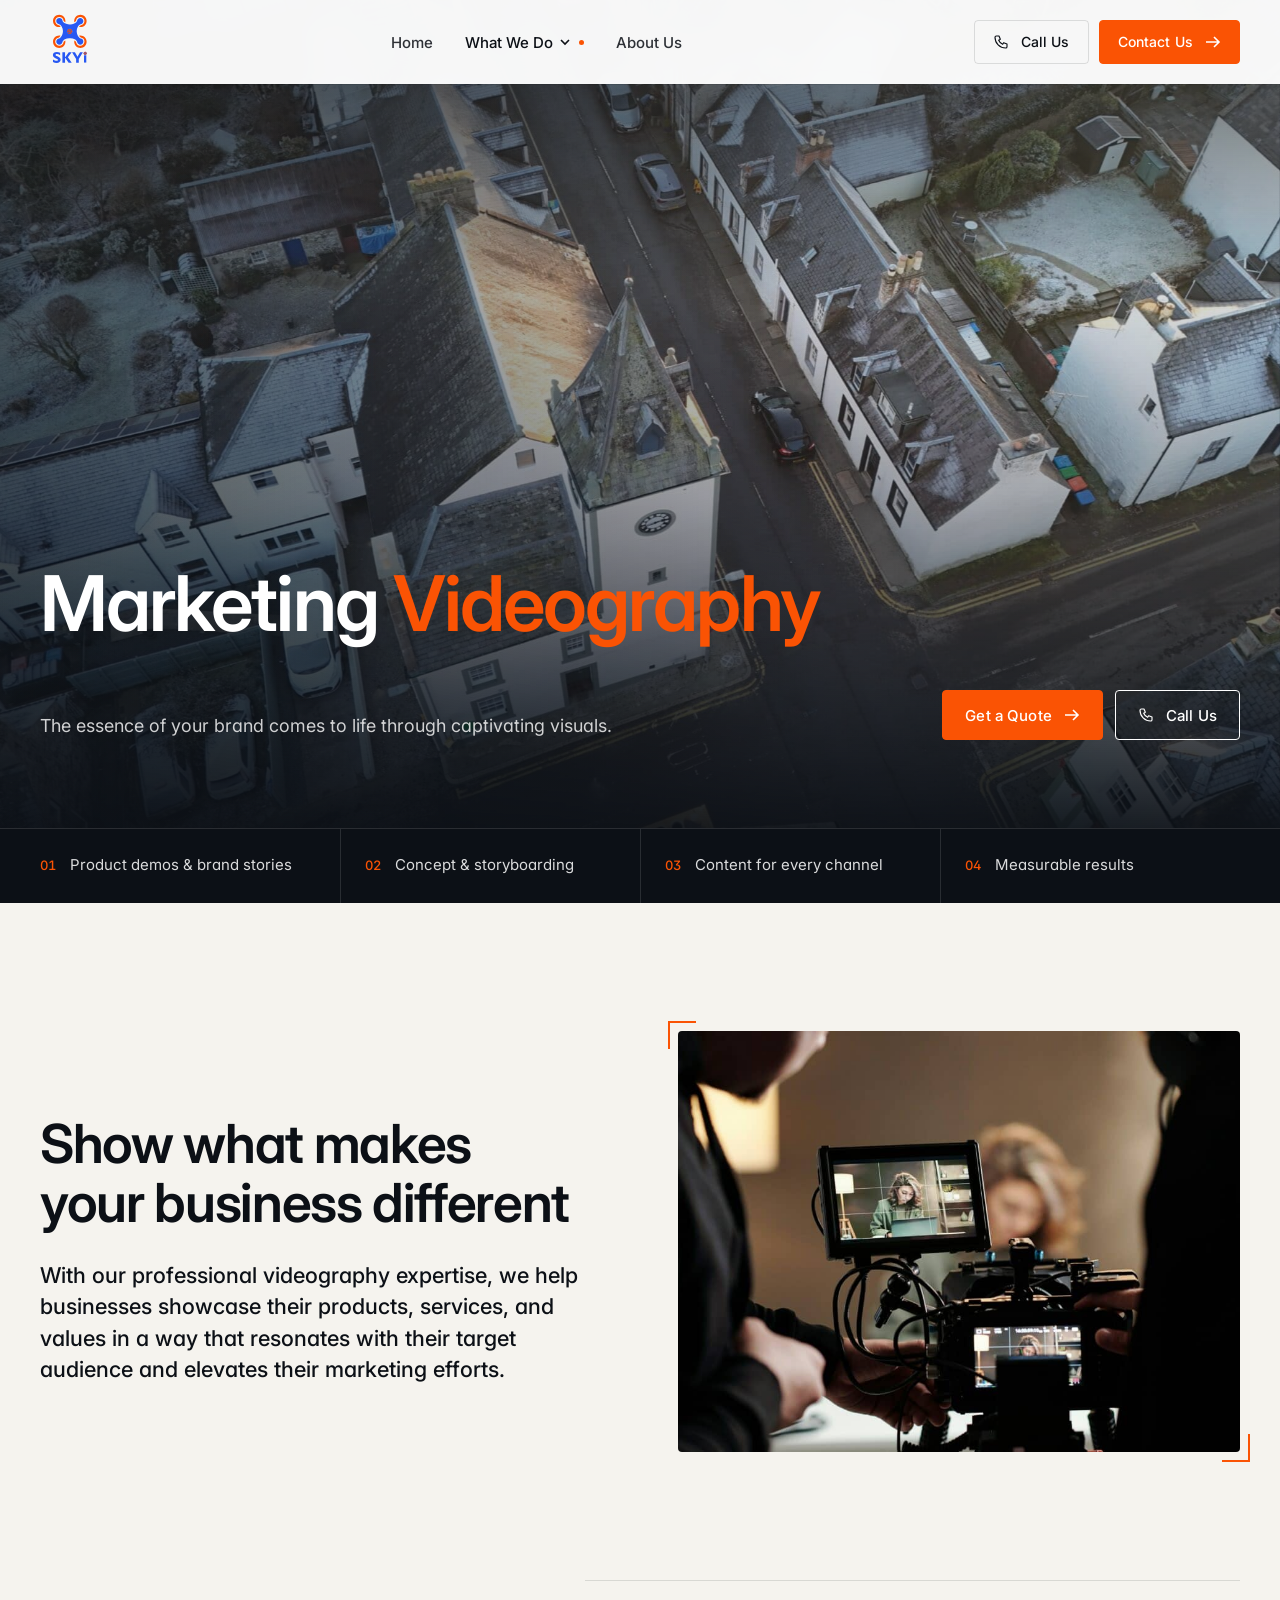
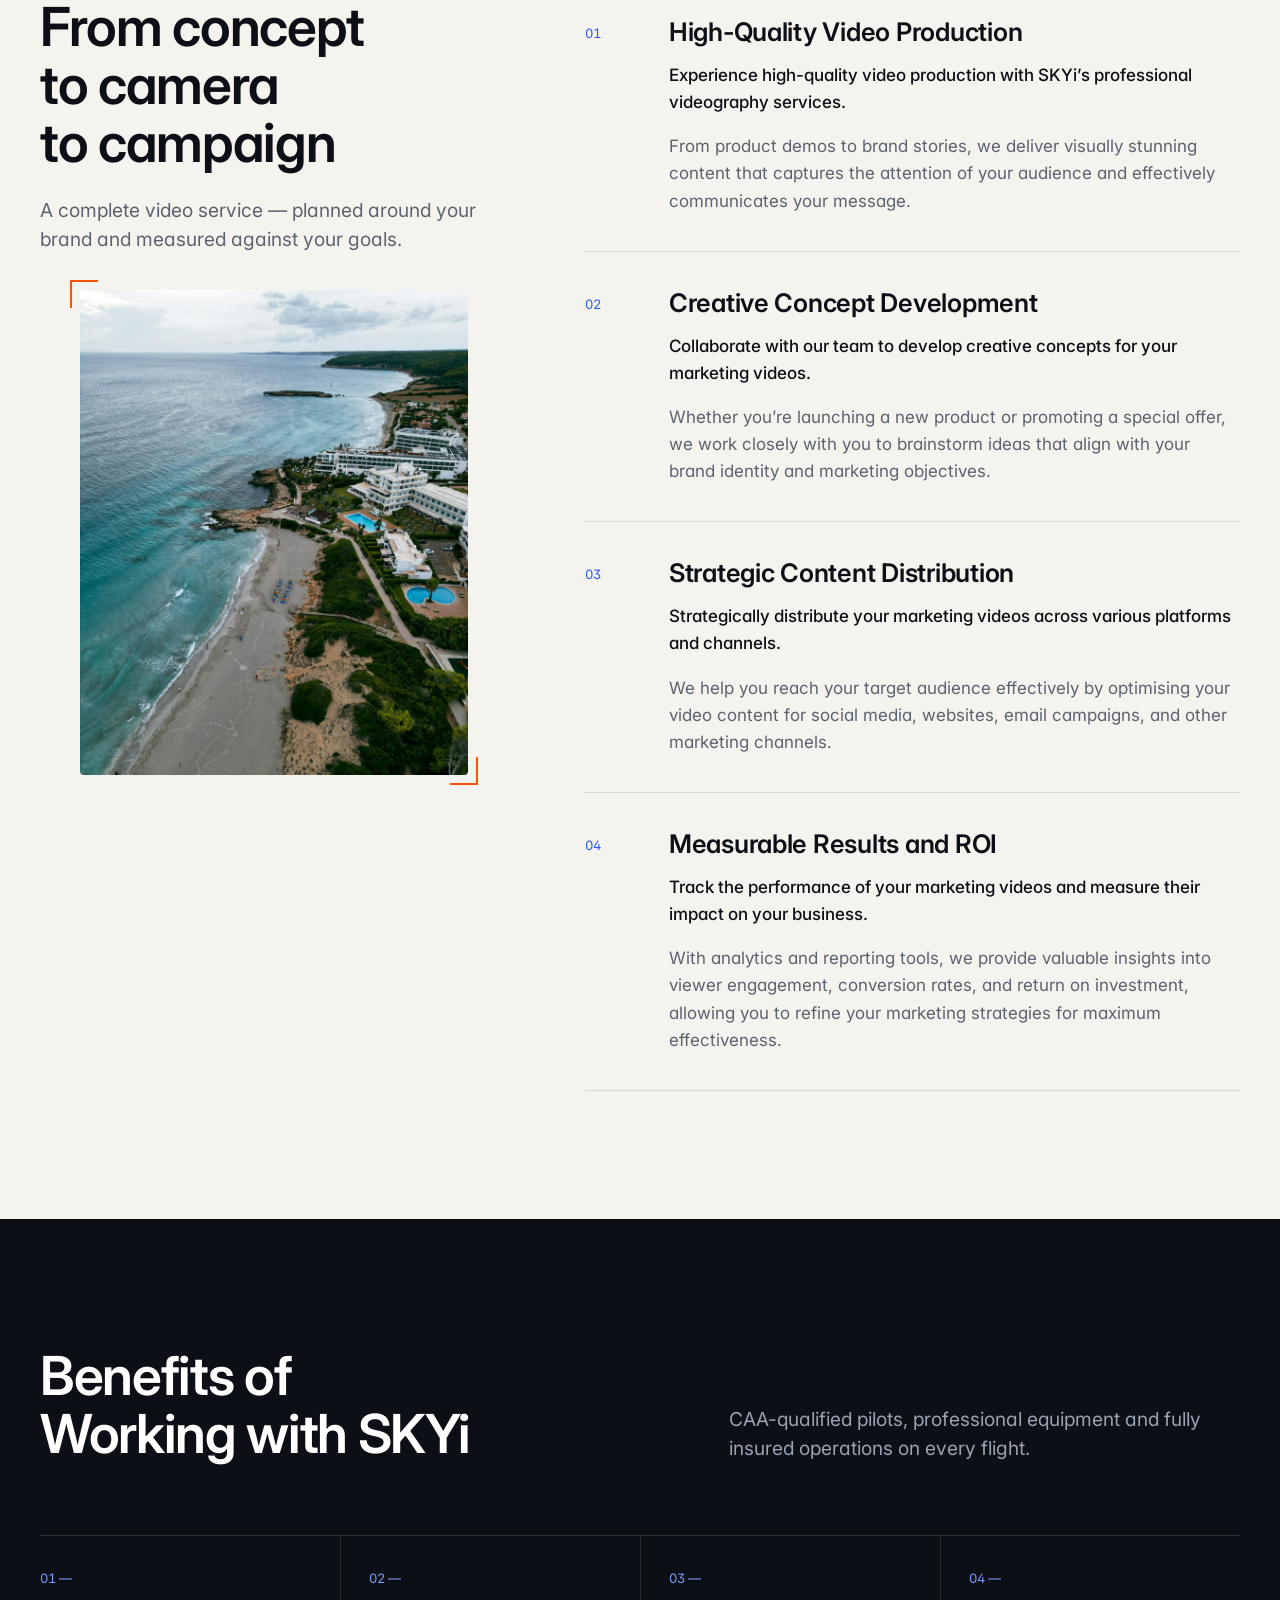
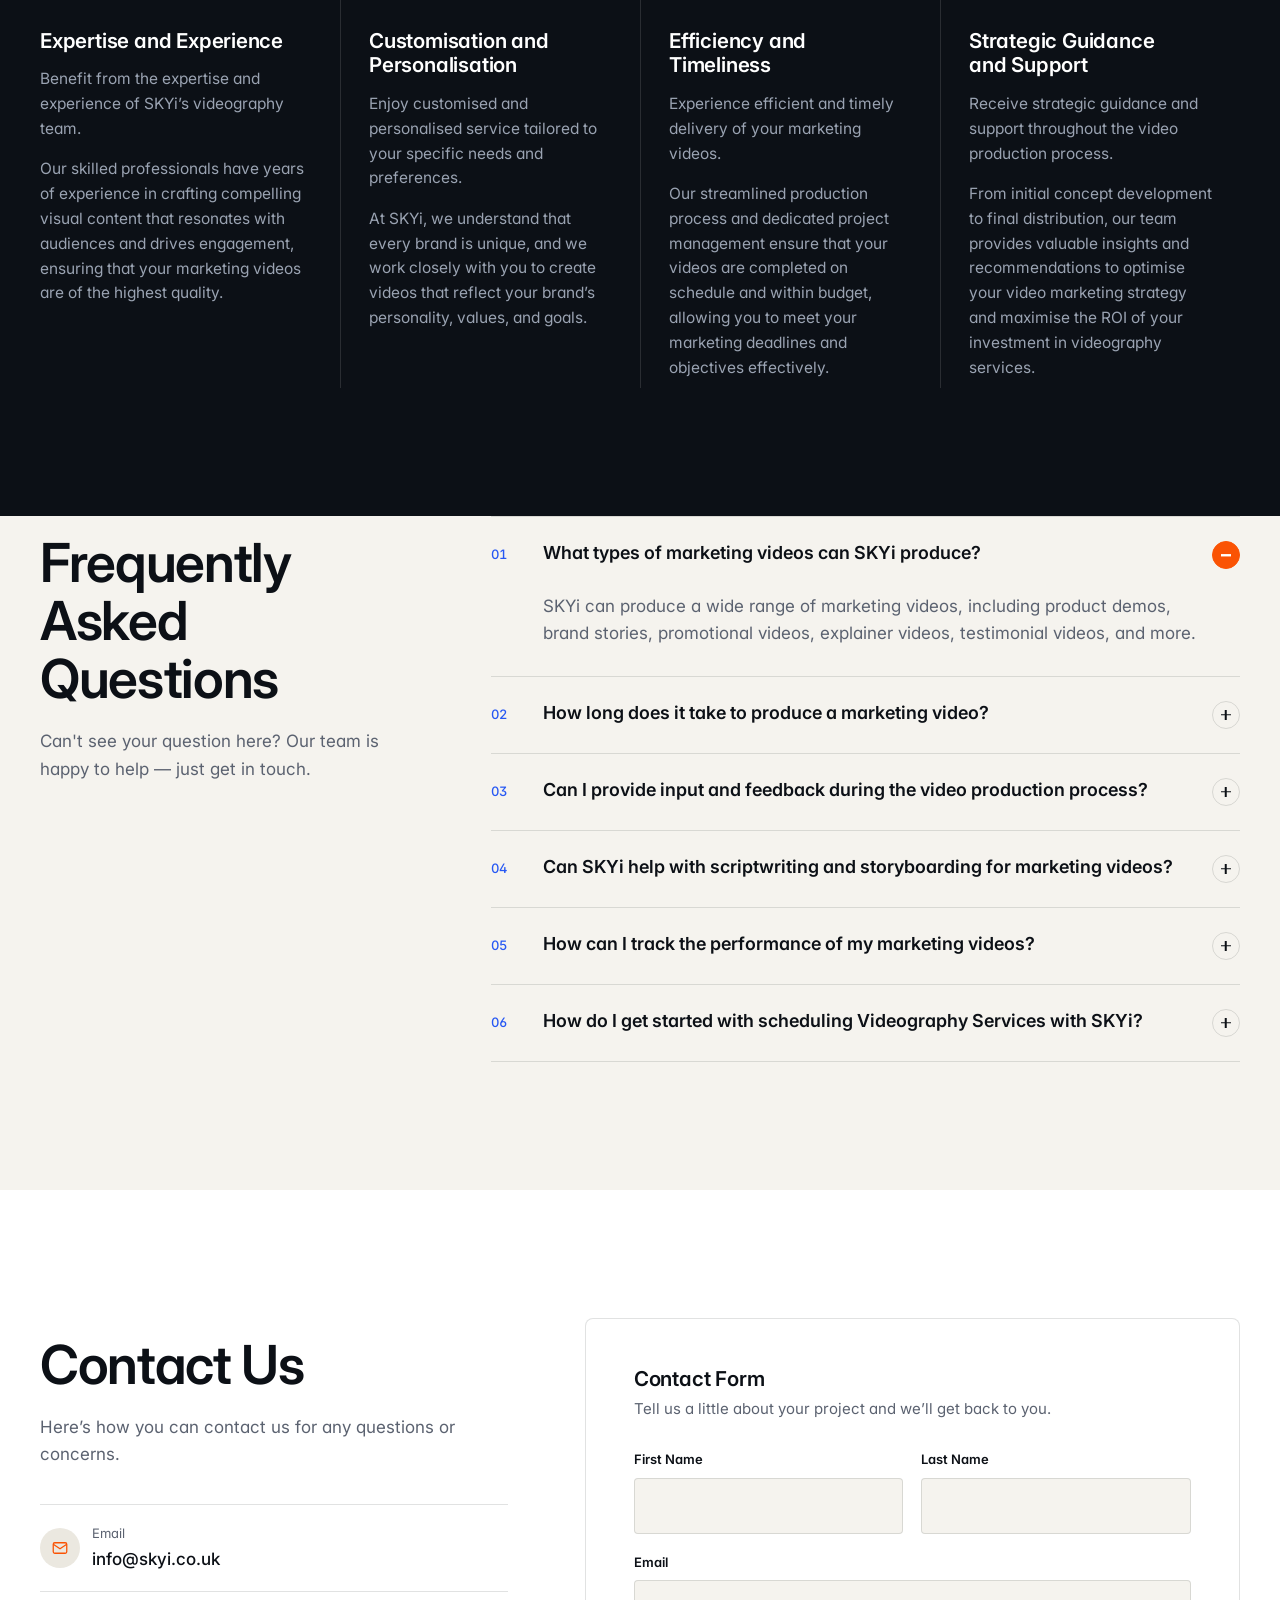
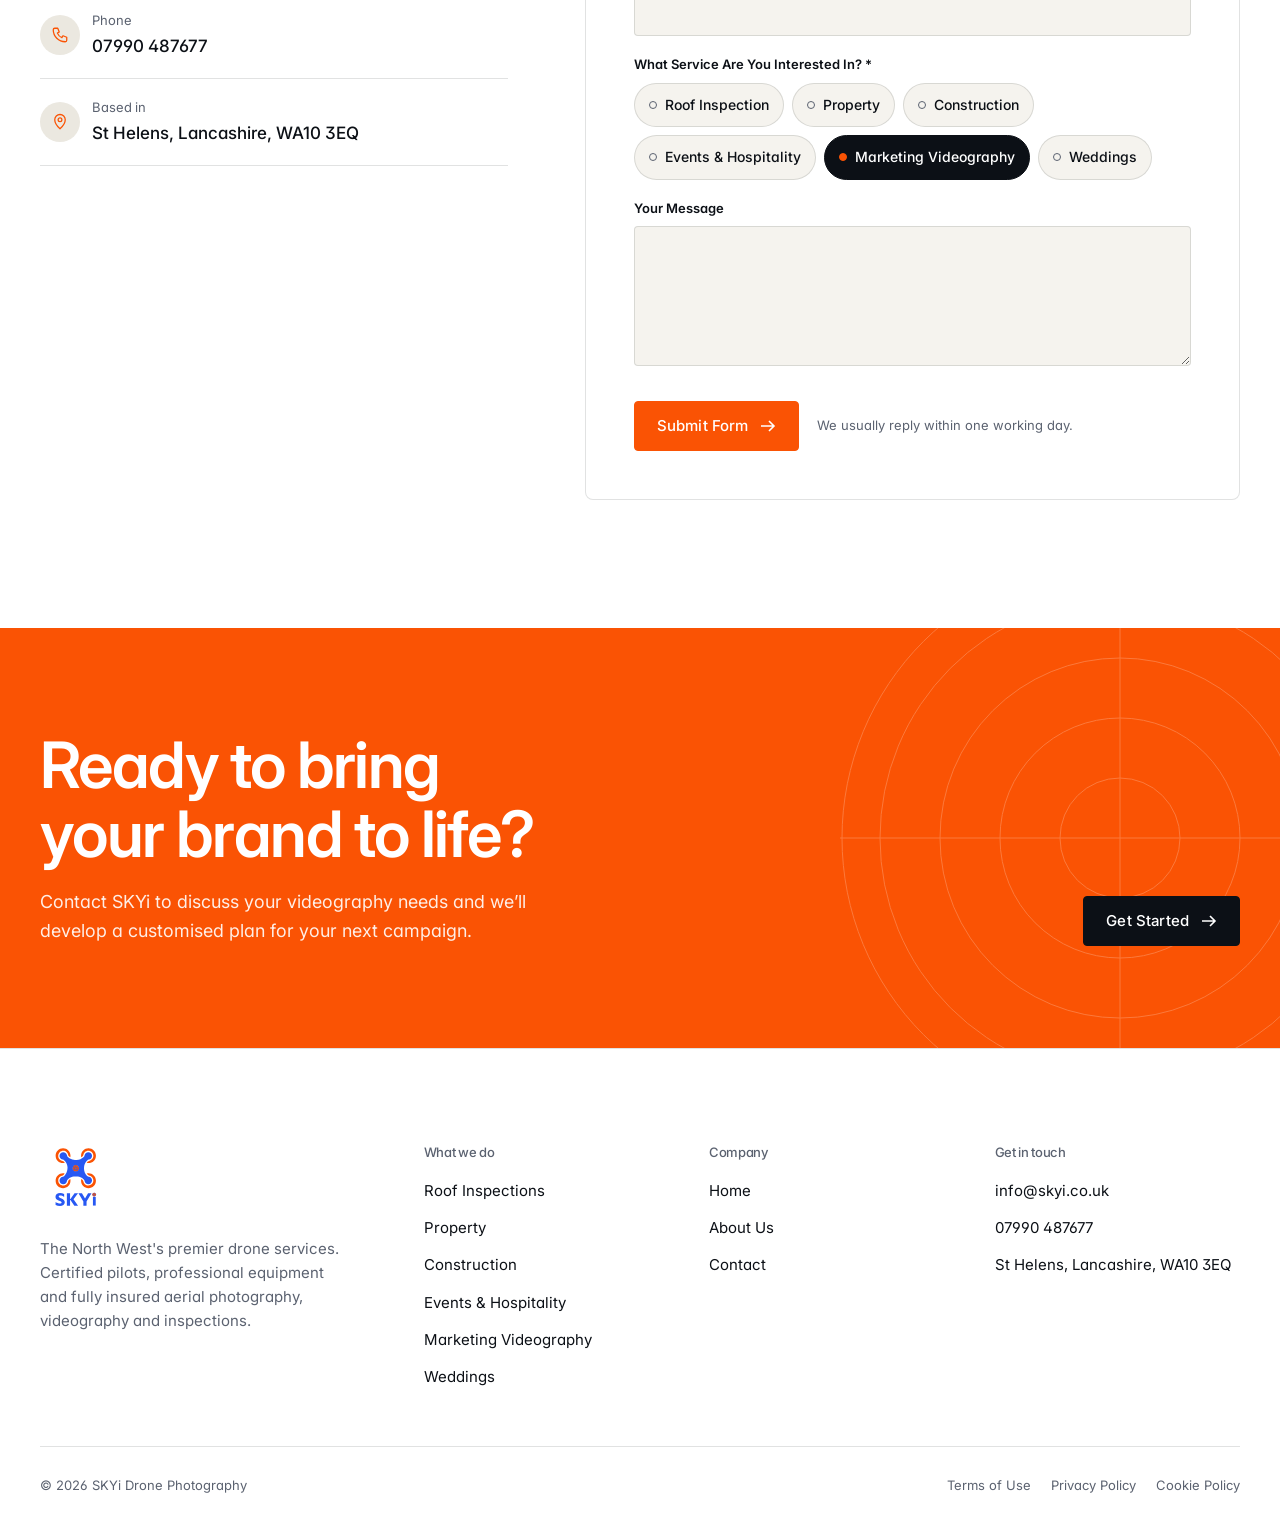
<file: drone-filming-videography-north-west/index.html>
<!doctype html>
<html lang="en-GB">
<head>
<meta charset="utf-8">
<meta name="viewport" content="width=device-width, initial-scale=1">
<title>Elevate Your Brand with SKYi&#x27;s Expert Marketing Videography Services</title>
<meta name="description" content="Capture your brand&#x27;s essence with SKYi&#x27;s professional videography. Elevate your marketing with high-quality videos, creative concepts, and strategic content distribution.">
<meta name="theme-color" content="#0c1016">
<link rel="icon" href="../assets/logo.svg" type="image/svg+xml">
<link rel="preconnect" href="https://fonts.googleapis.com">
<link rel="preconnect" href="https://fonts.gstatic.com" crossorigin>
<link href="https://fonts.googleapis.com/css2?family=Inter:opsz,wght@14..32,300..700&display=swap" rel="stylesheet">
<link rel="stylesheet" href="../assets/site.css">
</head>
<body>
<a class="skip" href="#main">Skip to content</a>
<header class="site-header">
  <div class="wrap bar">
    <a class="brand" href="../" aria-label="SKYi Drone Photography — home">
      <img src="../assets/logo.svg" alt="SKYi" width="60" height="60">
    </a>
    <nav class="nav" id="site-nav" aria-label="Main">
      <a href="../">Home</a>
      <div class="drop current">
        <button type="button" aria-expanded="false" aria-haspopup="true">What We Do <svg viewBox="0 0 12 12" fill="none" aria-hidden="true"><path d="m2 4 4 4 4-4" stroke="currentColor" stroke-width="1.6"/></svg></button>
        <div class="drop-panel"><a href="../roof-inspections/"><span class="n">01</span><img class="thumb" src="../assets/img/roof.jpg" alt="" loading="lazy"><strong>Roof Inspections</strong><small>Safe, fast aerial roof assessments with full reporting.</small></a><a href="../property-drone-services/"><span class="n">02</span><img class="thumb" src="../assets/img/property.jpg" alt="" loading="lazy"><strong>Property</strong><small>Inspections, aerial photography and walkthrough video.</small></a><a href="../drone-construction-survey/"><span class="n">03</span><img class="thumb" src="../assets/img/construction.jpg" alt="" loading="lazy"><strong>Construction</strong><small>Surveys, mapping and progress monitoring on site.</small></a><a href="../events-hospitality/"><span class="n">04</span><img class="thumb" src="../assets/img/events.jpg" alt="" loading="lazy"><strong>Events &amp; Hospitality</strong><small>Aerial event coverage and venue showcases.</small></a><a href="../drone-filming-videography-north-west/" aria-current=page><span class="n">05</span><img class="thumb" src="../assets/img/dji-site.jpg" alt="" loading="lazy"><strong>Marketing Videography</strong><small>Brand films and aerial content that sells.</small></a><a href="../weddings/"><span class="n">06</span><img class="thumb" src="../assets/img/wedding-champagne.jpg" alt="" loading="lazy"><strong>Weddings</strong><small>Cinematic aerial films of your special day.</small></a></div>
      </div>
      <a href="../about-us-drone-photography/">About Us</a>
      <a class="nav-contact" href="../aerial-drone-photgraphy-north-west/">Contact</a>
      <div class="mobile-cta">
        <a class="btn" href="../aerial-drone-photgraphy-north-west/">Get a Quote <svg viewBox="0 0 16 16" fill="none" aria-hidden="true"><path d="M1 8h13M9 3l5 5-5 5" stroke="currentColor" stroke-width="1.6"/></svg></a>
        <a class="btn ghost" href="tel:+447990487677">Call us</a>
        <a class="mail" href="mailto:info@skyi.co.uk">info@skyi.co.uk</a>
      </div>
    </nav>
    <div class="header-cta">
      <a class="btn ghost" href="tel:+447990487677" aria-label="Call us on 07990 487677"><svg viewBox="0 0 24 24" fill="none" aria-hidden="true"><path d="M5 3h4l2 5-2.5 1.5a11 11 0 0 0 6 6L16 13l5 2v4a2 2 0 0 1-2 2A16 16 0 0 1 3 5a2 2 0 0 1 2-2" stroke="currentColor" stroke-width="1.7" stroke-linejoin="round"/></svg> Call Us</a>
      <a class="btn" href="../aerial-drone-photgraphy-north-west/">Contact Us <svg viewBox="0 0 16 16" fill="none" aria-hidden="true"><path d="M1 8h13M9 3l5 5-5 5" stroke="currentColor" stroke-width="1.6"/></svg></a>
      <button class="menu-toggle" type="button" aria-expanded="false" aria-controls="site-nav"><span class="t-open">Menu</span><span class="t-close">Close</span><span class="bars" aria-hidden="true"><i></i><i></i></span></button>
    </div>
  </div>
</header>
<main id="main">

<section class="hero">
  <div class="hero-media"><img src="../assets/img/dji-site.jpg" alt="" fetchpriority="high"></div>
  <div class="wrap hero-inner">
    <h1>Marketing <em>Videography</em></h1>
    <div class="hero-foot">
      <p>The essence of your brand comes to life through captivating visuals.</p>
      <div class="hero-actions">
        <a class="btn" href="#contact">Get a Quote <svg viewBox="0 0 16 16" fill="none" aria-hidden="true"><path d="M1 8h13M9 3l5 5-5 5" stroke="currentColor" stroke-width="1.6"/></svg></a>
        <a class="btn ghost" href="tel:+447990487677" aria-label="Call us on 07990 487677"><svg viewBox="0 0 24 24" fill="none" aria-hidden="true"><path d="M5 3h4l2 5-2.5 1.5a11 11 0 0 0 6 6L16 13l5 2v4a2 2 0 0 1-2 2A16 16 0 0 1 3 5a2 2 0 0 1 2-2" stroke="currentColor" stroke-width="1.7" stroke-linejoin="round"/></svg> Call Us</a>
      </div>
    </div>
  </div>
</section>
<div class="strip"><div class="wrap"><ul><li><b>01</b>Product demos &amp; brand stories</li><li><b>02</b>Concept &amp; storyboarding</li><li><b>03</b>Content for every channel</li><li><b>04</b>Measurable results</li></ul></div></div>
<section class="section">
  <div class="wrap split">
    <div class="body reveal">
      <h2>Show what makes your business different</h2>
      <p class="big">With our professional videography expertise, we help businesses showcase their products, services, and values in a way that resonates with their target audience and elevates their marketing efforts.</p>
      
    </div>
    <figure class="frame ratio-43 reveal" style="margin:0"><img src="../assets/img/marketing-2.jpg" alt="" loading="lazy"></figure>
  </div>
</section>

<section class="section">
  <div class="wrap expertise">
    <div class="sticky reveal">
      <h2>From concept to camera to campaign</h2>
      <p class="lede">A complete video service — planned around your brand and measured against your goals.</p>
      <figure class="frame ratio-45" style="margin-top:36px;margin-bottom:0"><img src="../assets/img/marketing.jpg" alt="" loading="lazy"></figure>
    </div>
    <div class="blocks"><div class="block reveal"><span class="n">01</span><div><h3>High-Quality Video Production</h3><p>Experience high-quality video production with SKYi’s professional videography services.</p><p>From product demos to brand stories, we deliver visually stunning content that captures the attention of your audience and effectively communicates your message.</p></div></div><div class="block reveal"><span class="n">02</span><div><h3>Creative Concept Development</h3><p>Collaborate with our team to develop creative concepts for your marketing videos.</p><p>Whether you’re launching a new product or promoting a special offer, we work closely with you to brainstorm ideas that align with your brand identity and marketing objectives.</p></div></div><div class="block reveal"><span class="n">03</span><div><h3>Strategic Content Distribution</h3><p>Strategically distribute your marketing videos across various platforms and channels.</p><p>We help you reach your target audience effectively by optimising your video content for social media, websites, email campaigns, and other marketing channels.</p></div></div><div class="block reveal"><span class="n">04</span><div><h3>Measurable Results and ROI</h3><p>Track the performance of your marketing videos and measure their impact on your business.</p><p>With analytics and reporting tools, we provide valuable insights into viewer engagement, conversion rates, and return on investment, allowing you to refine your marketing strategies for maximum effectiveness.</p></div></div></div>
  </div>
</section>

<section class="section dark">
  <div class="wrap">
    <div class="head reveal">
      <div><h2>Benefits of Working with SKYi</h2></div>
      <p class="lede">CAA-qualified pilots, professional equipment and fully insured operations on every flight.</p>
    </div>
    <div class="benefits"><div class="benefit reveal"><span class="n">01 —</span><h3>Expertise and Experience</h3><p>Benefit from the expertise and experience of SKYi’s videography team.</p><p>Our skilled professionals have years of experience in crafting compelling visual content that resonates with audiences and drives engagement, ensuring that your marketing videos are of the highest quality.</p></div><div class="benefit reveal"><span class="n">02 —</span><h3>Customisation and Personalisation</h3><p>Enjoy customised and personalised service tailored to your specific needs and preferences.</p><p>At SKYi, we understand that every brand is unique, and we work closely with you to create videos that reflect your brand’s personality, values, and goals.</p></div><div class="benefit reveal"><span class="n">03 —</span><h3>Efficiency and Timeliness</h3><p>Experience efficient and timely delivery of your marketing videos.</p><p>Our streamlined production process and dedicated project management ensure that your videos are completed on schedule and within budget, allowing you to meet your marketing deadlines and objectives effectively.</p></div><div class="benefit reveal"><span class="n">04 —</span><h3>Strategic Guidance and Support</h3><p>Receive strategic guidance and support throughout the video production process.</p><p>From initial concept development to final distribution, our team provides valuable insights and recommendations to optimise your video marketing strategy and maximise the ROI of your investment in videography services.</p></div></div>
  </div>
</section>

<section class="section">
  <div class="wrap faq-wrap">
    <div class="head-col reveal">
      <h2>Frequently Asked Questions</h2>
      <p>Can't see your question here? Our team is happy to help — just get in touch.</p>
    </div>
    <div class="faq reveal"><details open>
  <summary><span class="n">01</span><span>What types of marketing videos can SKYi produce?</span><span class="pm" aria-hidden="true"></span></summary>
  <div class="ans"><p>SKYi can produce a wide range of marketing videos, including product demos, brand stories, promotional videos, explainer videos, testimonial videos, and more.</p></div>
</details><details>
  <summary><span class="n">02</span><span>How long does it take to produce a marketing video?</span><span class="pm" aria-hidden="true"></span></summary>
  <div class="ans"><p>The production timeline for a marketing video depends on factors such as the complexity of the project, the length of the video, and any specific requirements. Our team works efficiently to deliver high-quality videos within agreed-upon timelines.</p></div>
</details><details>
  <summary><span class="n">03</span><span>Can I provide input and feedback during the video production process?</span><span class="pm" aria-hidden="true"></span></summary>
  <div class="ans"><p>Absolutely! We value your input and feedback throughout the video production process and strive to collaborate closely with you to achieve your vision for the final product.</p></div>
</details><details>
  <summary><span class="n">04</span><span>Can SKYi help with scriptwriting and storyboarding for marketing videos?</span><span class="pm" aria-hidden="true"></span></summary>
  <div class="ans"><p>Yes, our team can assist with scriptwriting and storyboarding to ensure that your marketing videos effectively communicate your message and resonate with your target audience.</p></div>
</details><details>
  <summary><span class="n">05</span><span>How can I track the performance of my marketing videos?</span><span class="pm" aria-hidden="true"></span></summary>
  <div class="ans"><p>SKYi provides analytics and reporting tools to track the performance of your marketing videos, including metrics such as viewer engagement, conversion rates, and return on investment.</p></div>
</details><details>
  <summary><span class="n">06</span><span>How do I get started with scheduling Videography Services with SKYi?</span><span class="pm" aria-hidden="true"></span></summary>
  <div class="ans"><p>Simply contact us to discuss your videography needs, and we’ll work with you to develop a customised plan that meets your requirements and exceeds your expectations.</p></div>
</details></div>
  </div>
</section>

<section class="section white" id="contact">
  <div class="wrap contact">
    <div class="info reveal">
      <h2>Contact Us</h2>
      <p>Here’s how you can contact us for any questions or concerns.</p>
      <ul class="details">
        <li><a href="mailto:info@skyi.co.uk"><span class="ic"><svg viewBox="0 0 24 24" fill="none" aria-hidden="true"><rect x="3" y="5" width="18" height="14" rx="2" stroke="currentColor" stroke-width="1.7"/><path d="m3 7 9 6 9-6" stroke="currentColor" stroke-width="1.7"/></svg></span><span><small>Email</small>info@skyi.co.uk</span></a></li>
        <li><a href="tel:+447990487677"><span class="ic"><svg viewBox="0 0 24 24" fill="none" aria-hidden="true"><path d="M5 3h4l2 5-2.5 1.5a11 11 0 0 0 6 6L16 13l5 2v4a2 2 0 0 1-2 2A16 16 0 0 1 3 5a2 2 0 0 1 2-2" stroke="currentColor" stroke-width="1.7" stroke-linejoin="round"/></svg></span><span><small>Phone</small>07990 487677</span></a></li>
        <li><div><span class="ic"><svg viewBox="0 0 24 24" fill="none" aria-hidden="true"><path d="M12 21s7-6.2 7-12a7 7 0 1 0-14 0c0 5.8 7 12 7 12Z" stroke="currentColor" stroke-width="1.7"/><circle cx="12" cy="9" r="2.5" stroke="currentColor" stroke-width="1.7"/></svg></span><span><small>Based in</small>St Helens, Lancashire, WA10 3EQ</span></div></li>
      </ul>
    </div>
    <form class="form reveal" data-contact novalidate>
      <h3>Contact Form</h3>
      <p>Tell us a little about your project and we’ll get back to you.</p>
      <div class="fields">
        <div class="field"><label for="fn">First Name</label><input id="fn" name="first_name" autocomplete="given-name"></div>
        <div class="field"><label for="ln">Last Name</label><input id="ln" name="last_name" autocomplete="family-name"></div>
        <div class="field full"><label for="em">Email</label><input id="em" name="email" type="email" autocomplete="email"></div>
        <fieldset class="field full"><legend>What Service Are You Interested In? *</legend><div class="chips"><label><input type="radio" name="service" value="Roof Inspection" required><span>Roof Inspection</span></label><label><input type="radio" name="service" value="Property" required><span>Property</span></label><label><input type="radio" name="service" value="Construction" required><span>Construction</span></label><label><input type="radio" name="service" value="Events &amp; Hospitality" required><span>Events &amp; Hospitality</span></label><label><input type="radio" name="service" value="Marketing Videography" checked required><span>Marketing Videography</span></label><label><input type="radio" name="service" value="Weddings" required><span>Weddings</span></label></div></fieldset>
        <div class="field full"><label for="msg">Your Message</label><textarea id="msg" name="message"></textarea></div>
      </div>
      <div class="submit">
        <button class="btn" type="submit">Submit Form <svg viewBox="0 0 16 16" fill="none" aria-hidden="true"><path d="M1 8h13M9 3l5 5-5 5" stroke="currentColor" stroke-width="1.6"/></svg></button>
        <span class="note">We usually reply within one working day.</span>
      </div>
      <div class="form-msg" role="status" aria-live="polite"></div>
    </form>
  </div>
</section>

<section class="cta">
  <svg class="cta-rings" viewBox="0 0 560 560" fill="none" aria-hidden="true"><circle cx="280" cy="280" r="60" stroke="#fff" stroke-width="1"/><circle cx="280" cy="280" r="120" stroke="#fff" stroke-width="1"/><circle cx="280" cy="280" r="180" stroke="#fff" stroke-width="1"/><circle cx="280" cy="280" r="240" stroke="#fff" stroke-width="1"/><circle cx="280" cy="280" r="278" stroke="#fff" stroke-width="1"/><path d="M280 0v560M0 280h560" stroke="#fff" stroke-width="1"/></svg>
  <div class="wrap">
    <div class="reveal">
      <h2>Ready to bring your brand to life?</h2>
      <p>Contact SKYi to discuss your videography needs and we’ll develop a customised plan for your next campaign.</p>
    </div>
    <a class="btn reveal" href="../aerial-drone-photgraphy-north-west/">Get Started <svg viewBox="0 0 16 16" fill="none" aria-hidden="true"><path d="M1 8h13M9 3l5 5-5 5" stroke="currentColor" stroke-width="1.6"/></svg></a>
  </div>
</section>
</main>
<footer class="site-footer">
  <div class="wrap">
    <div class="foot-top">
      <div>
        <img src="../assets/logo.svg" alt="SKYi" width="72" height="72">
        <p>The North West's premier drone services. Certified pilots, professional equipment and fully insured aerial photography, videography and inspections.</p>
      </div>
      <div><h4>What we do</h4><ul><li><a href="../roof-inspections/">Roof Inspections</a></li><li><a href="../property-drone-services/">Property</a></li><li><a href="../drone-construction-survey/">Construction</a></li><li><a href="../events-hospitality/">Events &amp; Hospitality</a></li><li><a href="../drone-filming-videography-north-west/">Marketing Videography</a></li><li><a href="../weddings/">Weddings</a></li></ul></div>
      <div><h4>Company</h4><ul>
        <li><a href="../">Home</a></li>
        <li><a href="../about-us-drone-photography/">About Us</a></li>
        <li><a href="../aerial-drone-photgraphy-north-west/">Contact</a></li>
      </ul></div>
      <div><h4>Get in touch</h4><ul>
        <li><a href="mailto:info@skyi.co.uk">info@skyi.co.uk</a></li>
        <li><a href="tel:+447990487677">07990 487677</a></li>
        <li><a href="../aerial-drone-photgraphy-north-west/">St Helens, Lancashire, WA10 3EQ</a></li>
      </ul></div>
    </div>
    <div class="foot-bottom">
      <span>&copy; 2026 SKYi Drone Photography</span>
      <nav aria-label="Legal">
        <a href="../terms-of-use/">Terms of Use</a>
        <a href="../privacy-policy/">Privacy Policy</a>
        <a href="../cookie-privacy-policy/">Cookie Policy</a>
      </nav>
    </div>
  </div>
</footer>
<script src="../assets/site.js"></script>
</body>
</html>
</file>
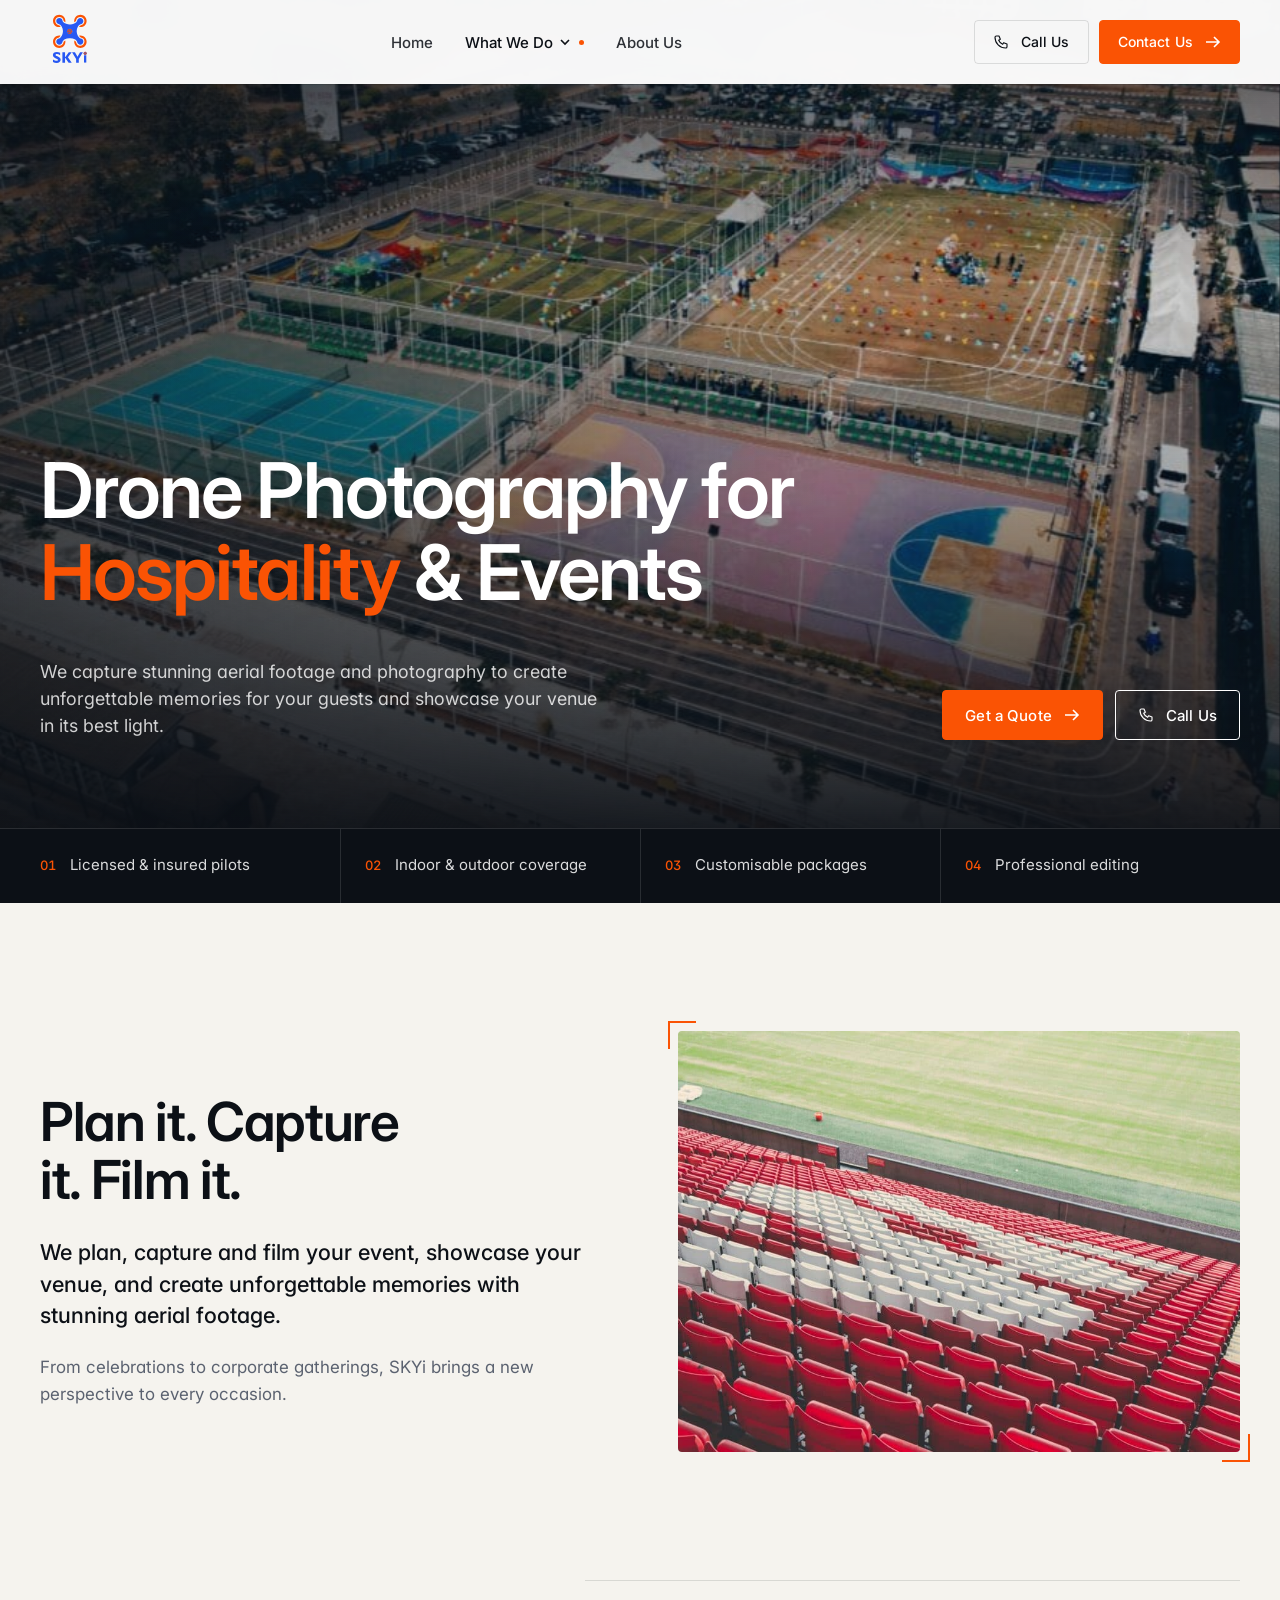
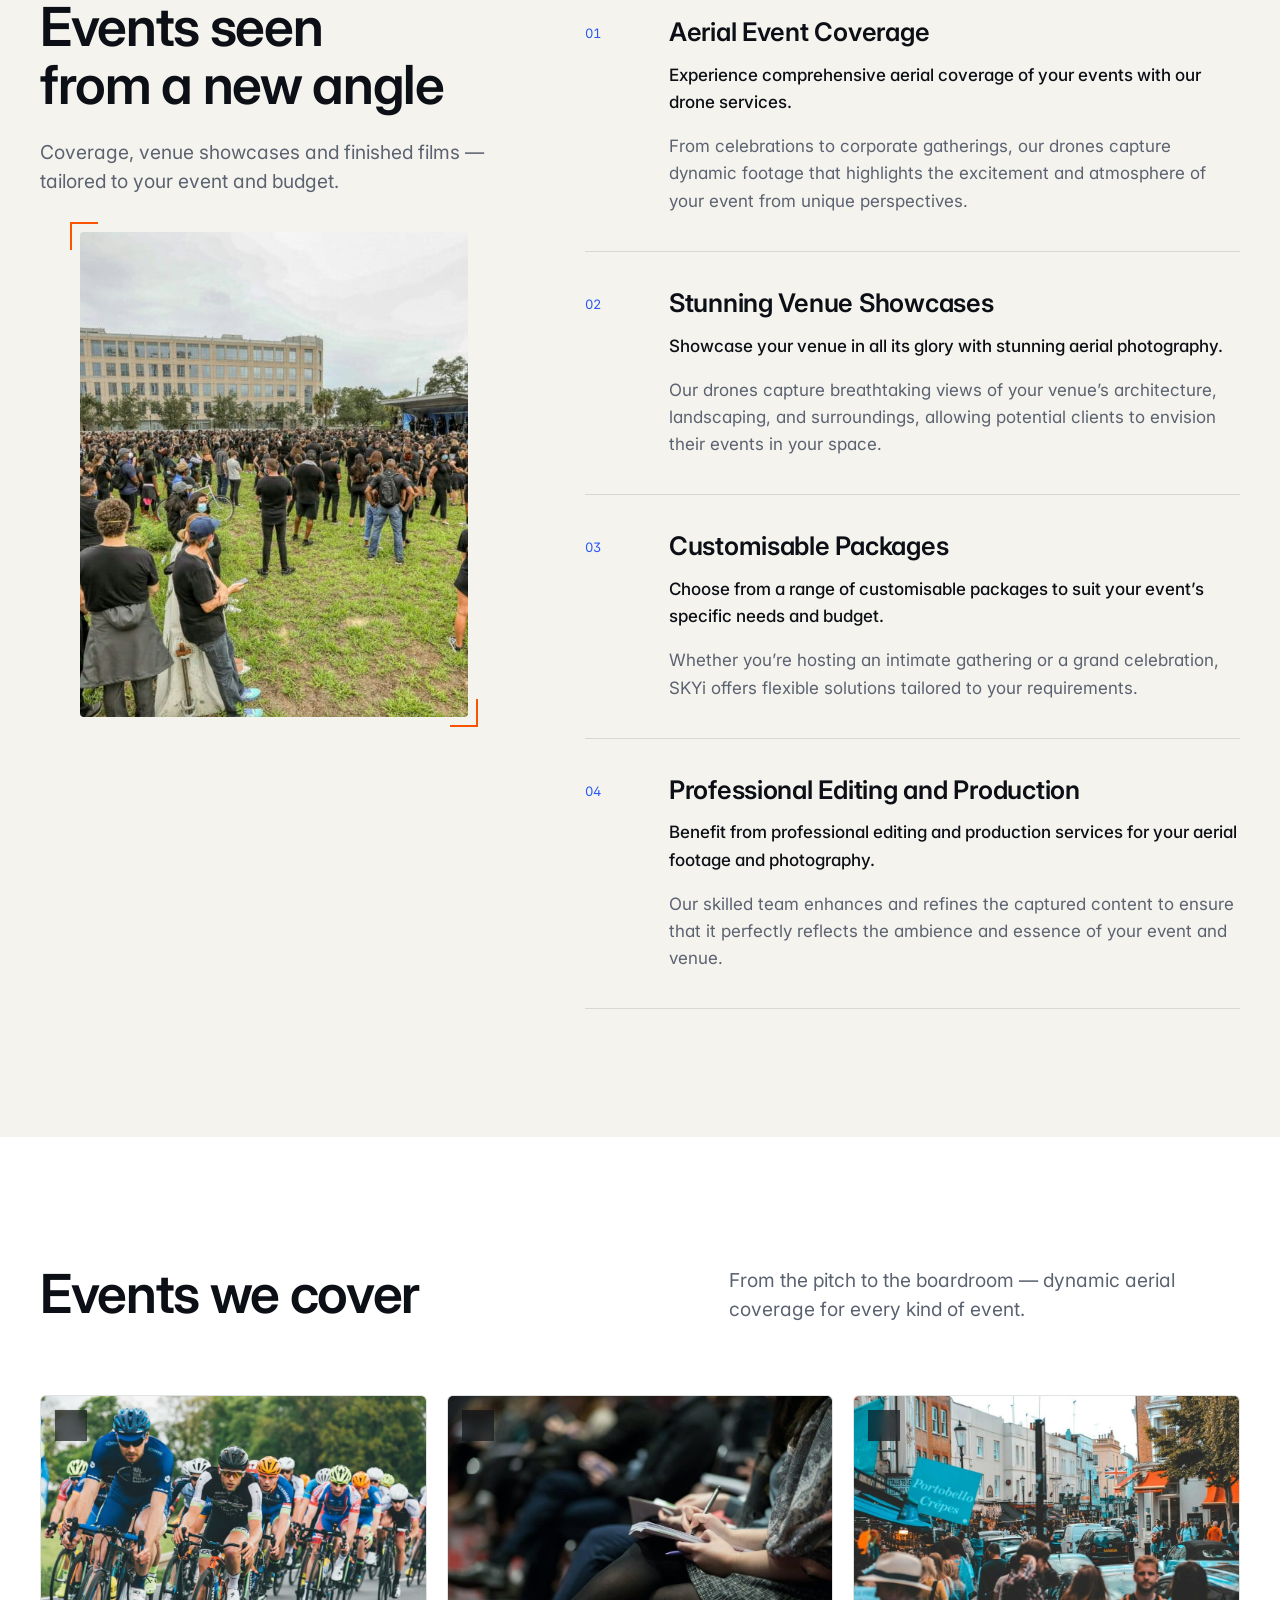
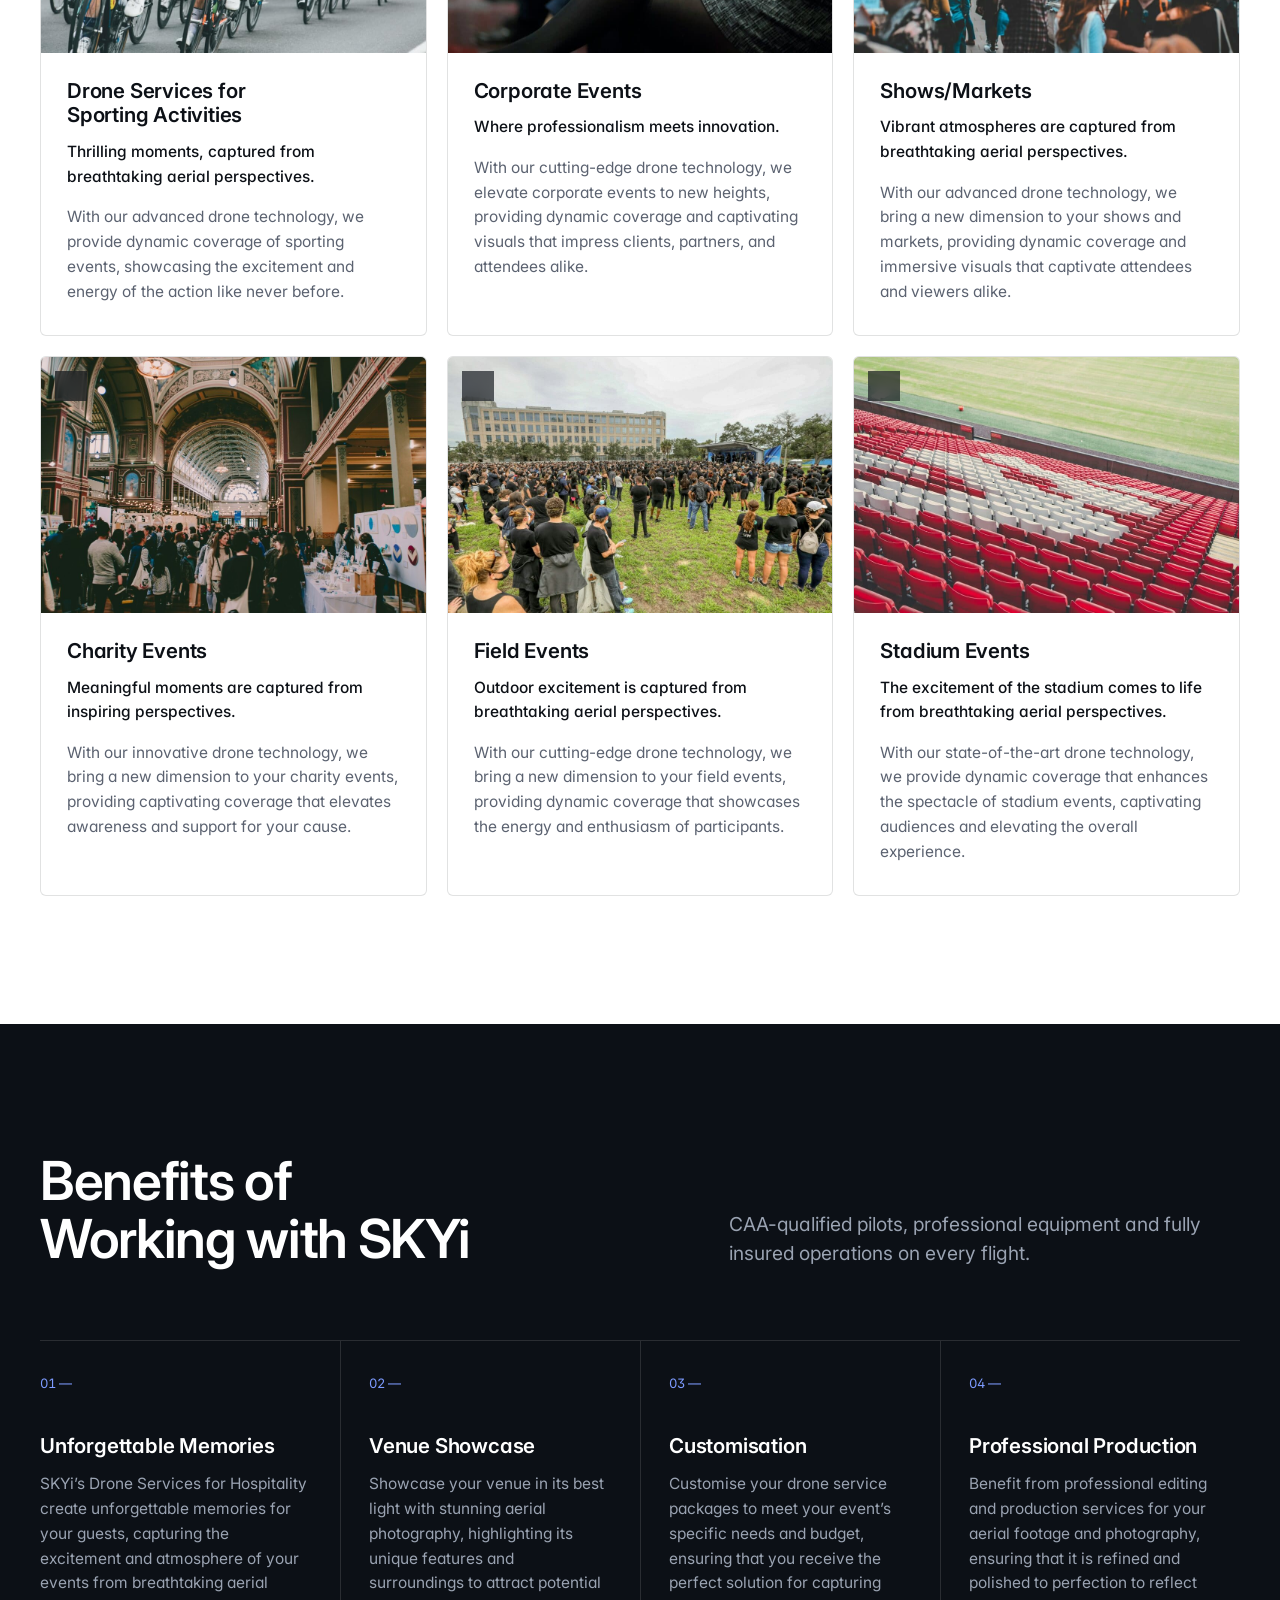
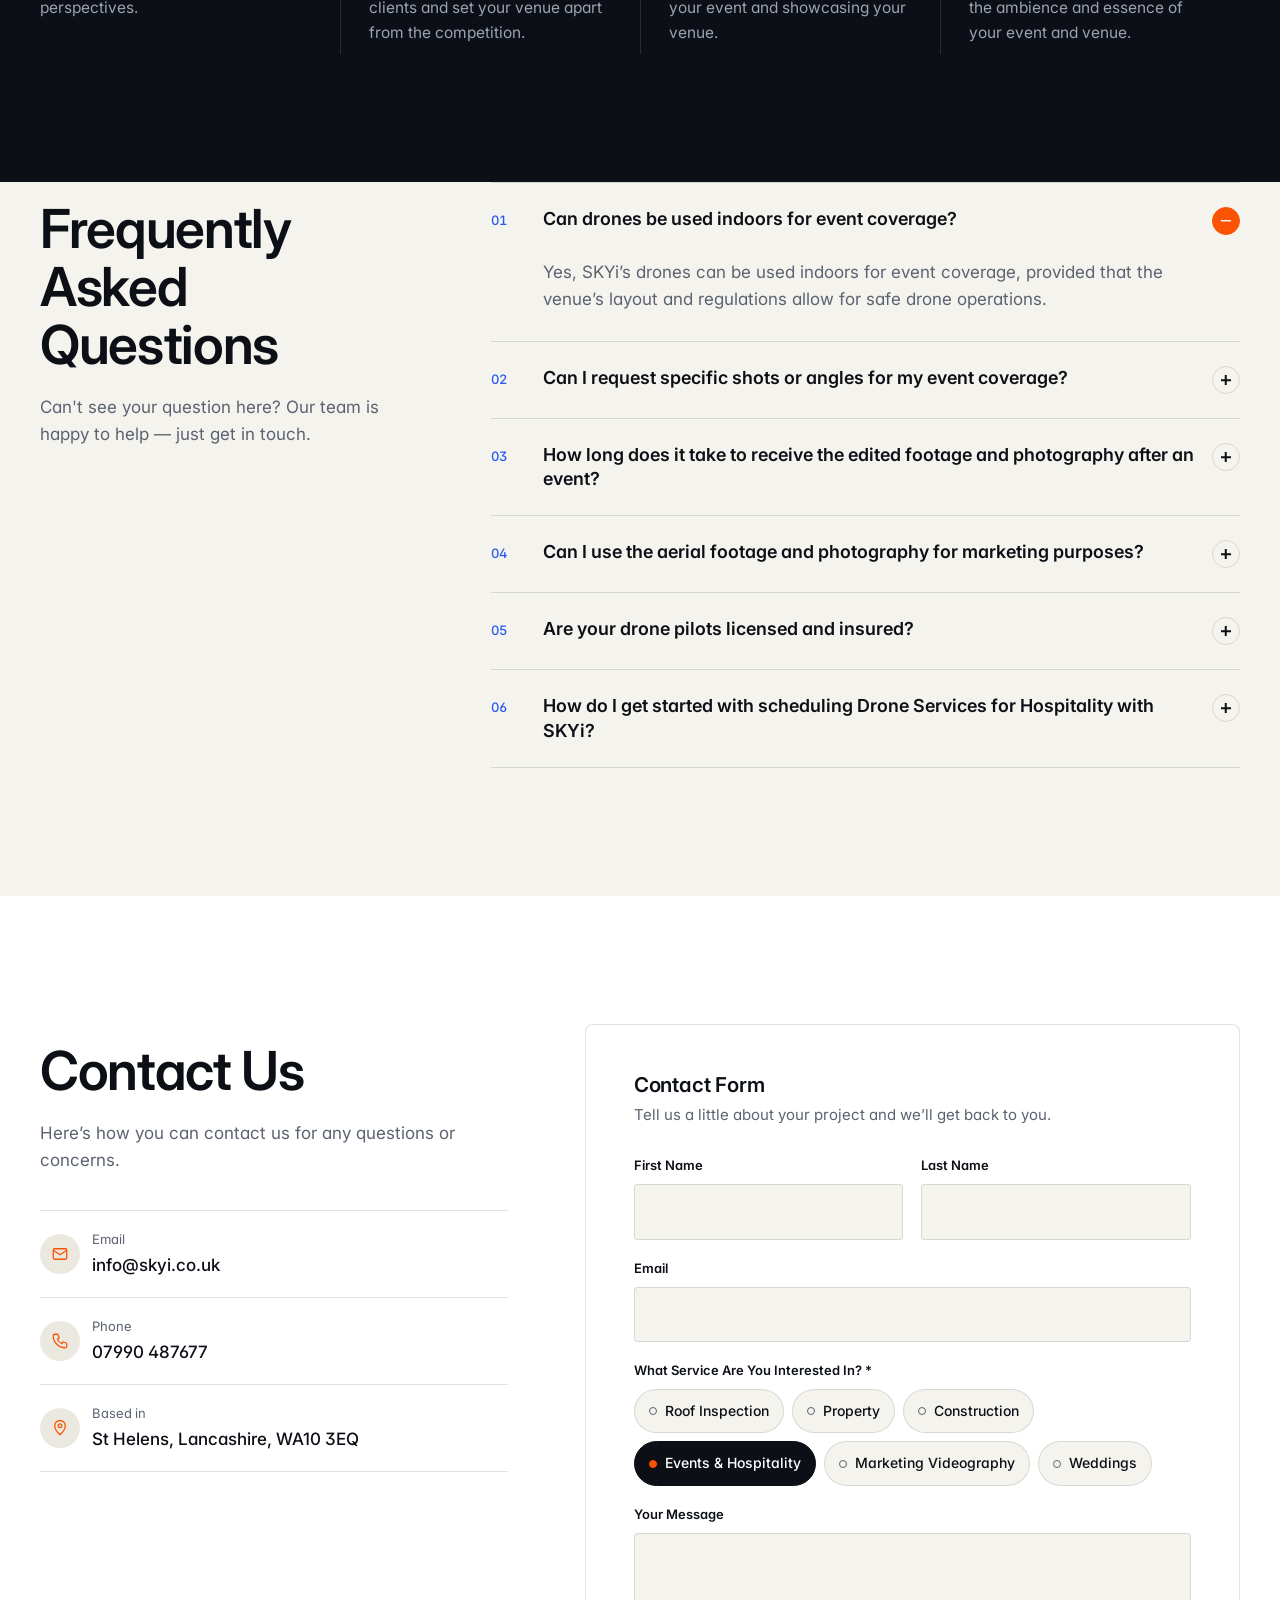
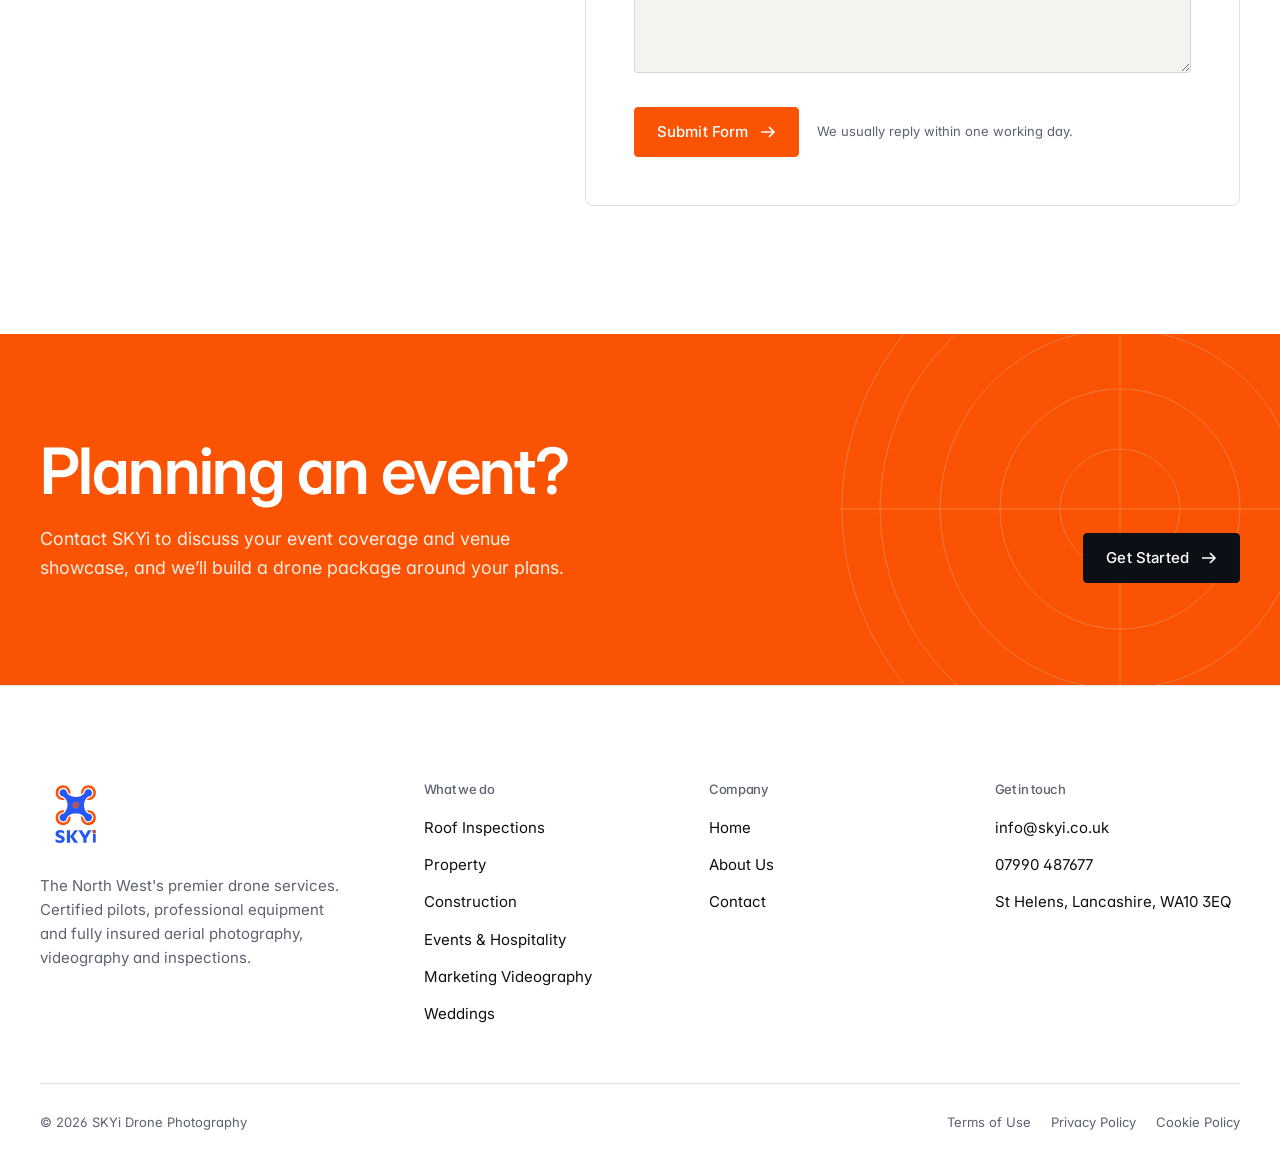
<file: events-hospitality/index.html>
<!doctype html>
<html lang="en-GB">
<head>
<meta charset="utf-8">
<meta name="viewport" content="width=device-width, initial-scale=1">
<title>Elevate Special Events with SKYi Drone Photography Services</title>
<meta name="description" content="Elevate events with SKYi drone photos. We plan, capture and film the event, showcase venues, and create unforgettable memories with stunning aerial footage.">
<meta name="theme-color" content="#0c1016">
<link rel="icon" href="../assets/logo.svg" type="image/svg+xml">
<link rel="preconnect" href="https://fonts.googleapis.com">
<link rel="preconnect" href="https://fonts.gstatic.com" crossorigin>
<link href="https://fonts.googleapis.com/css2?family=Inter:opsz,wght@14..32,300..700&display=swap" rel="stylesheet">
<link rel="stylesheet" href="../assets/site.css">
</head>
<body>
<a class="skip" href="#main">Skip to content</a>
<header class="site-header">
  <div class="wrap bar">
    <a class="brand" href="../" aria-label="SKYi Drone Photography — home">
      <img src="../assets/logo.svg" alt="SKYi" width="60" height="60">
    </a>
    <nav class="nav" id="site-nav" aria-label="Main">
      <a href="../">Home</a>
      <div class="drop current">
        <button type="button" aria-expanded="false" aria-haspopup="true">What We Do <svg viewBox="0 0 12 12" fill="none" aria-hidden="true"><path d="m2 4 4 4 4-4" stroke="currentColor" stroke-width="1.6"/></svg></button>
        <div class="drop-panel"><a href="../roof-inspections/"><span class="n">01</span><img class="thumb" src="../assets/img/roof.jpg" alt="" loading="lazy"><strong>Roof Inspections</strong><small>Safe, fast aerial roof assessments with full reporting.</small></a><a href="../property-drone-services/"><span class="n">02</span><img class="thumb" src="../assets/img/property.jpg" alt="" loading="lazy"><strong>Property</strong><small>Inspections, aerial photography and walkthrough video.</small></a><a href="../drone-construction-survey/"><span class="n">03</span><img class="thumb" src="../assets/img/construction.jpg" alt="" loading="lazy"><strong>Construction</strong><small>Surveys, mapping and progress monitoring on site.</small></a><a href="../events-hospitality/" aria-current=page><span class="n">04</span><img class="thumb" src="../assets/img/events.jpg" alt="" loading="lazy"><strong>Events &amp; Hospitality</strong><small>Aerial event coverage and venue showcases.</small></a><a href="../drone-filming-videography-north-west/"><span class="n">05</span><img class="thumb" src="../assets/img/dji-site.jpg" alt="" loading="lazy"><strong>Marketing Videography</strong><small>Brand films and aerial content that sells.</small></a><a href="../weddings/"><span class="n">06</span><img class="thumb" src="../assets/img/wedding-champagne.jpg" alt="" loading="lazy"><strong>Weddings</strong><small>Cinematic aerial films of your special day.</small></a></div>
      </div>
      <a href="../about-us-drone-photography/">About Us</a>
      <a class="nav-contact" href="../aerial-drone-photgraphy-north-west/">Contact</a>
      <div class="mobile-cta">
        <a class="btn" href="../aerial-drone-photgraphy-north-west/">Get a Quote <svg viewBox="0 0 16 16" fill="none" aria-hidden="true"><path d="M1 8h13M9 3l5 5-5 5" stroke="currentColor" stroke-width="1.6"/></svg></a>
        <a class="btn ghost" href="tel:+447990487677">Call us</a>
        <a class="mail" href="mailto:info@skyi.co.uk">info@skyi.co.uk</a>
      </div>
    </nav>
    <div class="header-cta">
      <a class="btn ghost" href="tel:+447990487677" aria-label="Call us on 07990 487677"><svg viewBox="0 0 24 24" fill="none" aria-hidden="true"><path d="M5 3h4l2 5-2.5 1.5a11 11 0 0 0 6 6L16 13l5 2v4a2 2 0 0 1-2 2A16 16 0 0 1 3 5a2 2 0 0 1 2-2" stroke="currentColor" stroke-width="1.7" stroke-linejoin="round"/></svg> Call Us</a>
      <a class="btn" href="../aerial-drone-photgraphy-north-west/">Contact Us <svg viewBox="0 0 16 16" fill="none" aria-hidden="true"><path d="M1 8h13M9 3l5 5-5 5" stroke="currentColor" stroke-width="1.6"/></svg></a>
      <button class="menu-toggle" type="button" aria-expanded="false" aria-controls="site-nav"><span class="t-open">Menu</span><span class="t-close">Close</span><span class="bars" aria-hidden="true"><i></i><i></i></span></button>
    </div>
  </div>
</header>
<main id="main">

<section class="hero">
  <div class="hero-media"><img src="../assets/img/events.jpg" alt="" fetchpriority="high"></div>
  <div class="wrap hero-inner">
    <h1>Drone Photography for <em>Hospitality</em> &amp; Events</h1>
    <div class="hero-foot">
      <p>We capture stunning aerial footage and photography to create unforgettable memories for your guests and showcase your venue in its best light.</p>
      <div class="hero-actions">
        <a class="btn" href="#contact">Get a Quote <svg viewBox="0 0 16 16" fill="none" aria-hidden="true"><path d="M1 8h13M9 3l5 5-5 5" stroke="currentColor" stroke-width="1.6"/></svg></a>
        <a class="btn ghost" href="tel:+447990487677" aria-label="Call us on 07990 487677"><svg viewBox="0 0 24 24" fill="none" aria-hidden="true"><path d="M5 3h4l2 5-2.5 1.5a11 11 0 0 0 6 6L16 13l5 2v4a2 2 0 0 1-2 2A16 16 0 0 1 3 5a2 2 0 0 1 2-2" stroke="currentColor" stroke-width="1.7" stroke-linejoin="round"/></svg> Call Us</a>
      </div>
    </div>
  </div>
</section>
<div class="strip"><div class="wrap"><ul><li><b>01</b>Licensed &amp; insured pilots</li><li><b>02</b>Indoor &amp; outdoor coverage</li><li><b>03</b>Customisable packages</li><li><b>04</b>Professional editing</li></ul></div></div>
<section class="section">
  <div class="wrap split">
    <div class="body reveal">
      <h2>Plan it. Capture it. Film it.</h2>
      <p class="big">We plan, capture and film your event, showcase your venue, and create unforgettable memories with stunning aerial footage.</p>
      <p>From celebrations to corporate gatherings, SKYi brings a new perspective to every occasion.</p>
    </div>
    <figure class="frame ratio-43 reveal" style="margin:0"><img src="../assets/img/e-stadium.jpg" alt="Aerial view of a stadium event" loading="lazy"></figure>
  </div>
</section>

<section class="section">
  <div class="wrap expertise">
    <div class="sticky reveal">
      <h2>Events seen from a new angle</h2>
      <p class="lede">Coverage, venue showcases and finished films — tailored to your event and budget.</p>
      <figure class="frame ratio-45" style="margin-top:36px;margin-bottom:0"><img src="../assets/img/e-field.jpg" alt="" loading="lazy"></figure>
    </div>
    <div class="blocks"><div class="block reveal"><span class="n">01</span><div><h3>Aerial Event Coverage</h3><p>Experience comprehensive aerial coverage of your events with our drone services.</p><p>From celebrations to corporate gatherings, our drones capture dynamic footage that highlights the excitement and atmosphere of your event from unique perspectives.</p></div></div><div class="block reveal"><span class="n">02</span><div><h3>Stunning Venue Showcases</h3><p>Showcase your venue in all its glory with stunning aerial photography.</p><p>Our drones capture breathtaking views of your venue’s architecture, landscaping, and surroundings, allowing potential clients to envision their events in your space.</p></div></div><div class="block reveal"><span class="n">03</span><div><h3>Customisable Packages</h3><p>Choose from a range of customisable packages to suit your event’s specific needs and budget.</p><p>Whether you’re hosting an intimate gathering or a grand celebration, SKYi offers flexible solutions tailored to your requirements.</p></div></div><div class="block reveal"><span class="n">04</span><div><h3>Professional Editing and Production</h3><p>Benefit from professional editing and production services for your aerial footage and photography.</p><p>Our skilled team enhances and refines the captured content to ensure that it perfectly reflects the ambience and essence of your event and venue.</p></div></div></div>
  </div>
</section>

<section class="section white">
  <div class="wrap">
    <div class="head reveal">
      <div><h2>Events we cover</h2></div>
      <p class="lede">From the pitch to the boardroom — dynamic aerial coverage for every kind of event.</p>
    </div>
    <div class="cards"><article class="card reveal">
  <div class="img"><img src="../assets/img/e-sports.jpg" alt="" loading="lazy"><span>01</span></div>
  <div class="txt"><h3>Drone Services for Sporting Activities</h3><p>Thrilling moments, captured from breathtaking aerial perspectives.</p><p>With our advanced drone technology, we provide dynamic coverage of sporting events, showcasing the excitement and energy of the action like never before.</p></div>
</article><article class="card reveal">
  <div class="img"><img src="../assets/img/e-corporate.jpg" alt="" loading="lazy"><span>02</span></div>
  <div class="txt"><h3>Corporate Events</h3><p>Where professionalism meets innovation.</p><p>With our cutting-edge drone technology, we elevate corporate events to new heights, providing dynamic coverage and captivating visuals that impress clients, partners, and attendees alike.</p></div>
</article><article class="card reveal">
  <div class="img"><img src="../assets/img/e-markets.jpg" alt="" loading="lazy"><span>03</span></div>
  <div class="txt"><h3>Shows/Markets</h3><p>Vibrant atmospheres are captured from breathtaking aerial perspectives.</p><p>With our advanced drone technology, we bring a new dimension to your shows and markets, providing dynamic coverage and immersive visuals that captivate attendees and viewers alike.</p></div>
</article><article class="card reveal">
  <div class="img"><img src="../assets/img/e-charity.jpg" alt="" loading="lazy"><span>04</span></div>
  <div class="txt"><h3>Charity Events</h3><p>Meaningful moments are captured from inspiring perspectives.</p><p>With our innovative drone technology, we bring a new dimension to your charity events, providing captivating coverage that elevates awareness and support for your cause.</p></div>
</article><article class="card reveal">
  <div class="img"><img src="../assets/img/e-field.jpg" alt="" loading="lazy"><span>05</span></div>
  <div class="txt"><h3>Field Events</h3><p>Outdoor excitement is captured from breathtaking aerial perspectives.</p><p>With our cutting-edge drone technology, we bring a new dimension to your field events, providing dynamic coverage that showcases the energy and enthusiasm of participants.</p></div>
</article><article class="card reveal">
  <div class="img"><img src="../assets/img/e-stadium.jpg" alt="" loading="lazy"><span>06</span></div>
  <div class="txt"><h3>Stadium Events</h3><p>The excitement of the stadium comes to life from breathtaking aerial perspectives.</p><p>With our state-of-the-art drone technology, we provide dynamic coverage that enhances the spectacle of stadium events, captivating audiences and elevating the overall experience.</p></div>
</article></div>
  </div>
</section>

<section class="section dark">
  <div class="wrap">
    <div class="head reveal">
      <div><h2>Benefits of Working with SKYi</h2></div>
      <p class="lede">CAA-qualified pilots, professional equipment and fully insured operations on every flight.</p>
    </div>
    <div class="benefits"><div class="benefit reveal"><span class="n">01 —</span><h3>Unforgettable Memories</h3><p>SKYi’s Drone Services for Hospitality create unforgettable memories for your guests, capturing the excitement and atmosphere of your events from breathtaking aerial perspectives.</p></div><div class="benefit reveal"><span class="n">02 —</span><h3>Venue Showcase</h3><p>Showcase your venue in its best light with stunning aerial photography, highlighting its unique features and surroundings to attract potential clients and set your venue apart from the competition.</p></div><div class="benefit reveal"><span class="n">03 —</span><h3>Customisation</h3><p>Customise your drone service packages to meet your event’s specific needs and budget, ensuring that you receive the perfect solution for capturing your event and showcasing your venue.</p></div><div class="benefit reveal"><span class="n">04 —</span><h3>Professional Production</h3><p>Benefit from professional editing and production services for your aerial footage and photography, ensuring that it is refined and polished to perfection to reflect the ambience and essence of your event and venue.</p></div></div>
  </div>
</section>

<section class="section">
  <div class="wrap faq-wrap">
    <div class="head-col reveal">
      <h2>Frequently Asked Questions</h2>
      <p>Can't see your question here? Our team is happy to help — just get in touch.</p>
    </div>
    <div class="faq reveal"><details open>
  <summary><span class="n">01</span><span>Can drones be used indoors for event coverage?</span><span class="pm" aria-hidden="true"></span></summary>
  <div class="ans"><p>Yes, SKYi’s drones can be used indoors for event coverage, provided that the venue’s layout and regulations allow for safe drone operations.</p></div>
</details><details>
  <summary><span class="n">02</span><span>Can I request specific shots or angles for my event coverage?</span><span class="pm" aria-hidden="true"></span></summary>
  <div class="ans"><p>Absolutely! SKYi accommodates specific requests for shots or angles to ensure that your event coverage captures the key moments and perspectives that are important to you.</p></div>
</details><details>
  <summary><span class="n">03</span><span>How long does it take to receive the edited footage and photography after an event?</span><span class="pm" aria-hidden="true"></span></summary>
  <div class="ans"><p>The timeframe for receiving edited footage and photography depends on factors such as the duration of the event and any specific editing requests. However, we strive to deliver the final content promptly to meet your needs.</p></div>
</details><details>
  <summary><span class="n">04</span><span>Can I use the aerial footage and photography for marketing purposes?</span><span class="pm" aria-hidden="true"></span></summary>
  <div class="ans"><p>Yes, the aerial footage and photography captured by SKYi’s drones are perfect for marketing purposes, including promotional materials, social media, websites, and advertising campaigns.</p></div>
</details><details>
  <summary><span class="n">05</span><span>Are your drone pilots licensed and insured?</span><span class="pm" aria-hidden="true"></span></summary>
  <div class="ans"><p>Yes, all of SKYi’s drone pilots are licensed and insured, ensuring compliance with regulations and safety standards for aerial operations.</p></div>
</details><details>
  <summary><span class="n">06</span><span>How do I get started with scheduling Drone Services for Hospitality with SKYi?</span><span class="pm" aria-hidden="true"></span></summary>
  <div class="ans"><p>Simply contact us to discuss your event coverage and venue showcasing needs, and we’ll work with you to customise a drone service package that meets your requirements and exceeds your expectations.</p></div>
</details></div>
  </div>
</section>

<section class="section white" id="contact">
  <div class="wrap contact">
    <div class="info reveal">
      <h2>Contact Us</h2>
      <p>Here’s how you can contact us for any questions or concerns.</p>
      <ul class="details">
        <li><a href="mailto:info@skyi.co.uk"><span class="ic"><svg viewBox="0 0 24 24" fill="none" aria-hidden="true"><rect x="3" y="5" width="18" height="14" rx="2" stroke="currentColor" stroke-width="1.7"/><path d="m3 7 9 6 9-6" stroke="currentColor" stroke-width="1.7"/></svg></span><span><small>Email</small>info@skyi.co.uk</span></a></li>
        <li><a href="tel:+447990487677"><span class="ic"><svg viewBox="0 0 24 24" fill="none" aria-hidden="true"><path d="M5 3h4l2 5-2.5 1.5a11 11 0 0 0 6 6L16 13l5 2v4a2 2 0 0 1-2 2A16 16 0 0 1 3 5a2 2 0 0 1 2-2" stroke="currentColor" stroke-width="1.7" stroke-linejoin="round"/></svg></span><span><small>Phone</small>07990 487677</span></a></li>
        <li><div><span class="ic"><svg viewBox="0 0 24 24" fill="none" aria-hidden="true"><path d="M12 21s7-6.2 7-12a7 7 0 1 0-14 0c0 5.8 7 12 7 12Z" stroke="currentColor" stroke-width="1.7"/><circle cx="12" cy="9" r="2.5" stroke="currentColor" stroke-width="1.7"/></svg></span><span><small>Based in</small>St Helens, Lancashire, WA10 3EQ</span></div></li>
      </ul>
    </div>
    <form class="form reveal" data-contact novalidate>
      <h3>Contact Form</h3>
      <p>Tell us a little about your project and we’ll get back to you.</p>
      <div class="fields">
        <div class="field"><label for="fn">First Name</label><input id="fn" name="first_name" autocomplete="given-name"></div>
        <div class="field"><label for="ln">Last Name</label><input id="ln" name="last_name" autocomplete="family-name"></div>
        <div class="field full"><label for="em">Email</label><input id="em" name="email" type="email" autocomplete="email"></div>
        <fieldset class="field full"><legend>What Service Are You Interested In? *</legend><div class="chips"><label><input type="radio" name="service" value="Roof Inspection" required><span>Roof Inspection</span></label><label><input type="radio" name="service" value="Property" required><span>Property</span></label><label><input type="radio" name="service" value="Construction" required><span>Construction</span></label><label><input type="radio" name="service" value="Events &amp; Hospitality" checked required><span>Events &amp; Hospitality</span></label><label><input type="radio" name="service" value="Marketing Videography" required><span>Marketing Videography</span></label><label><input type="radio" name="service" value="Weddings" required><span>Weddings</span></label></div></fieldset>
        <div class="field full"><label for="msg">Your Message</label><textarea id="msg" name="message"></textarea></div>
      </div>
      <div class="submit">
        <button class="btn" type="submit">Submit Form <svg viewBox="0 0 16 16" fill="none" aria-hidden="true"><path d="M1 8h13M9 3l5 5-5 5" stroke="currentColor" stroke-width="1.6"/></svg></button>
        <span class="note">We usually reply within one working day.</span>
      </div>
      <div class="form-msg" role="status" aria-live="polite"></div>
    </form>
  </div>
</section>

<section class="cta">
  <svg class="cta-rings" viewBox="0 0 560 560" fill="none" aria-hidden="true"><circle cx="280" cy="280" r="60" stroke="#fff" stroke-width="1"/><circle cx="280" cy="280" r="120" stroke="#fff" stroke-width="1"/><circle cx="280" cy="280" r="180" stroke="#fff" stroke-width="1"/><circle cx="280" cy="280" r="240" stroke="#fff" stroke-width="1"/><circle cx="280" cy="280" r="278" stroke="#fff" stroke-width="1"/><path d="M280 0v560M0 280h560" stroke="#fff" stroke-width="1"/></svg>
  <div class="wrap">
    <div class="reveal">
      <h2>Planning an event?</h2>
      <p>Contact SKYi to discuss your event coverage and venue showcase, and we’ll build a drone package around your plans.</p>
    </div>
    <a class="btn reveal" href="../aerial-drone-photgraphy-north-west/">Get Started <svg viewBox="0 0 16 16" fill="none" aria-hidden="true"><path d="M1 8h13M9 3l5 5-5 5" stroke="currentColor" stroke-width="1.6"/></svg></a>
  </div>
</section>
</main>
<footer class="site-footer">
  <div class="wrap">
    <div class="foot-top">
      <div>
        <img src="../assets/logo.svg" alt="SKYi" width="72" height="72">
        <p>The North West's premier drone services. Certified pilots, professional equipment and fully insured aerial photography, videography and inspections.</p>
      </div>
      <div><h4>What we do</h4><ul><li><a href="../roof-inspections/">Roof Inspections</a></li><li><a href="../property-drone-services/">Property</a></li><li><a href="../drone-construction-survey/">Construction</a></li><li><a href="../events-hospitality/">Events &amp; Hospitality</a></li><li><a href="../drone-filming-videography-north-west/">Marketing Videography</a></li><li><a href="../weddings/">Weddings</a></li></ul></div>
      <div><h4>Company</h4><ul>
        <li><a href="../">Home</a></li>
        <li><a href="../about-us-drone-photography/">About Us</a></li>
        <li><a href="../aerial-drone-photgraphy-north-west/">Contact</a></li>
      </ul></div>
      <div><h4>Get in touch</h4><ul>
        <li><a href="mailto:info@skyi.co.uk">info@skyi.co.uk</a></li>
        <li><a href="tel:+447990487677">07990 487677</a></li>
        <li><a href="../aerial-drone-photgraphy-north-west/">St Helens, Lancashire, WA10 3EQ</a></li>
      </ul></div>
    </div>
    <div class="foot-bottom">
      <span>&copy; 2026 SKYi Drone Photography</span>
      <nav aria-label="Legal">
        <a href="../terms-of-use/">Terms of Use</a>
        <a href="../privacy-policy/">Privacy Policy</a>
        <a href="../cookie-privacy-policy/">Cookie Policy</a>
      </nav>
    </div>
  </div>
</footer>
<script src="../assets/site.js"></script>
</body>
</html>
</file>
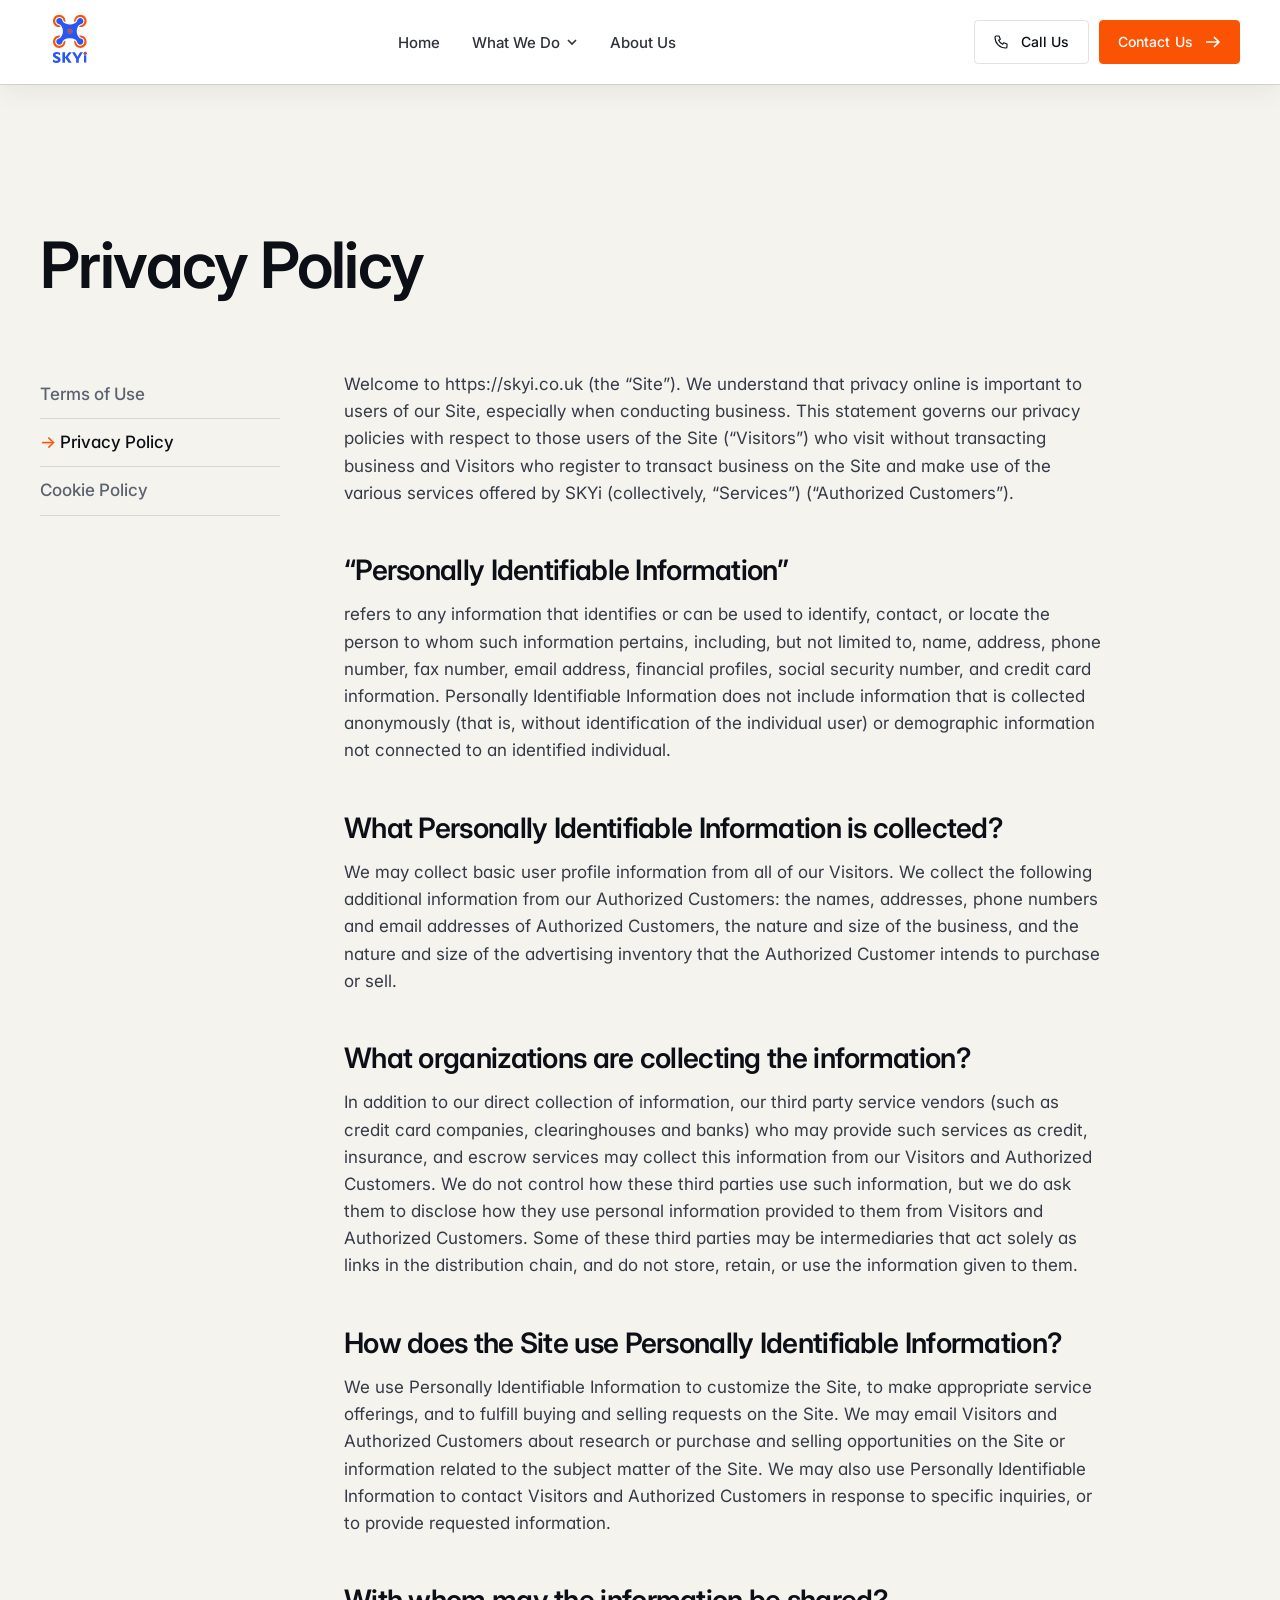
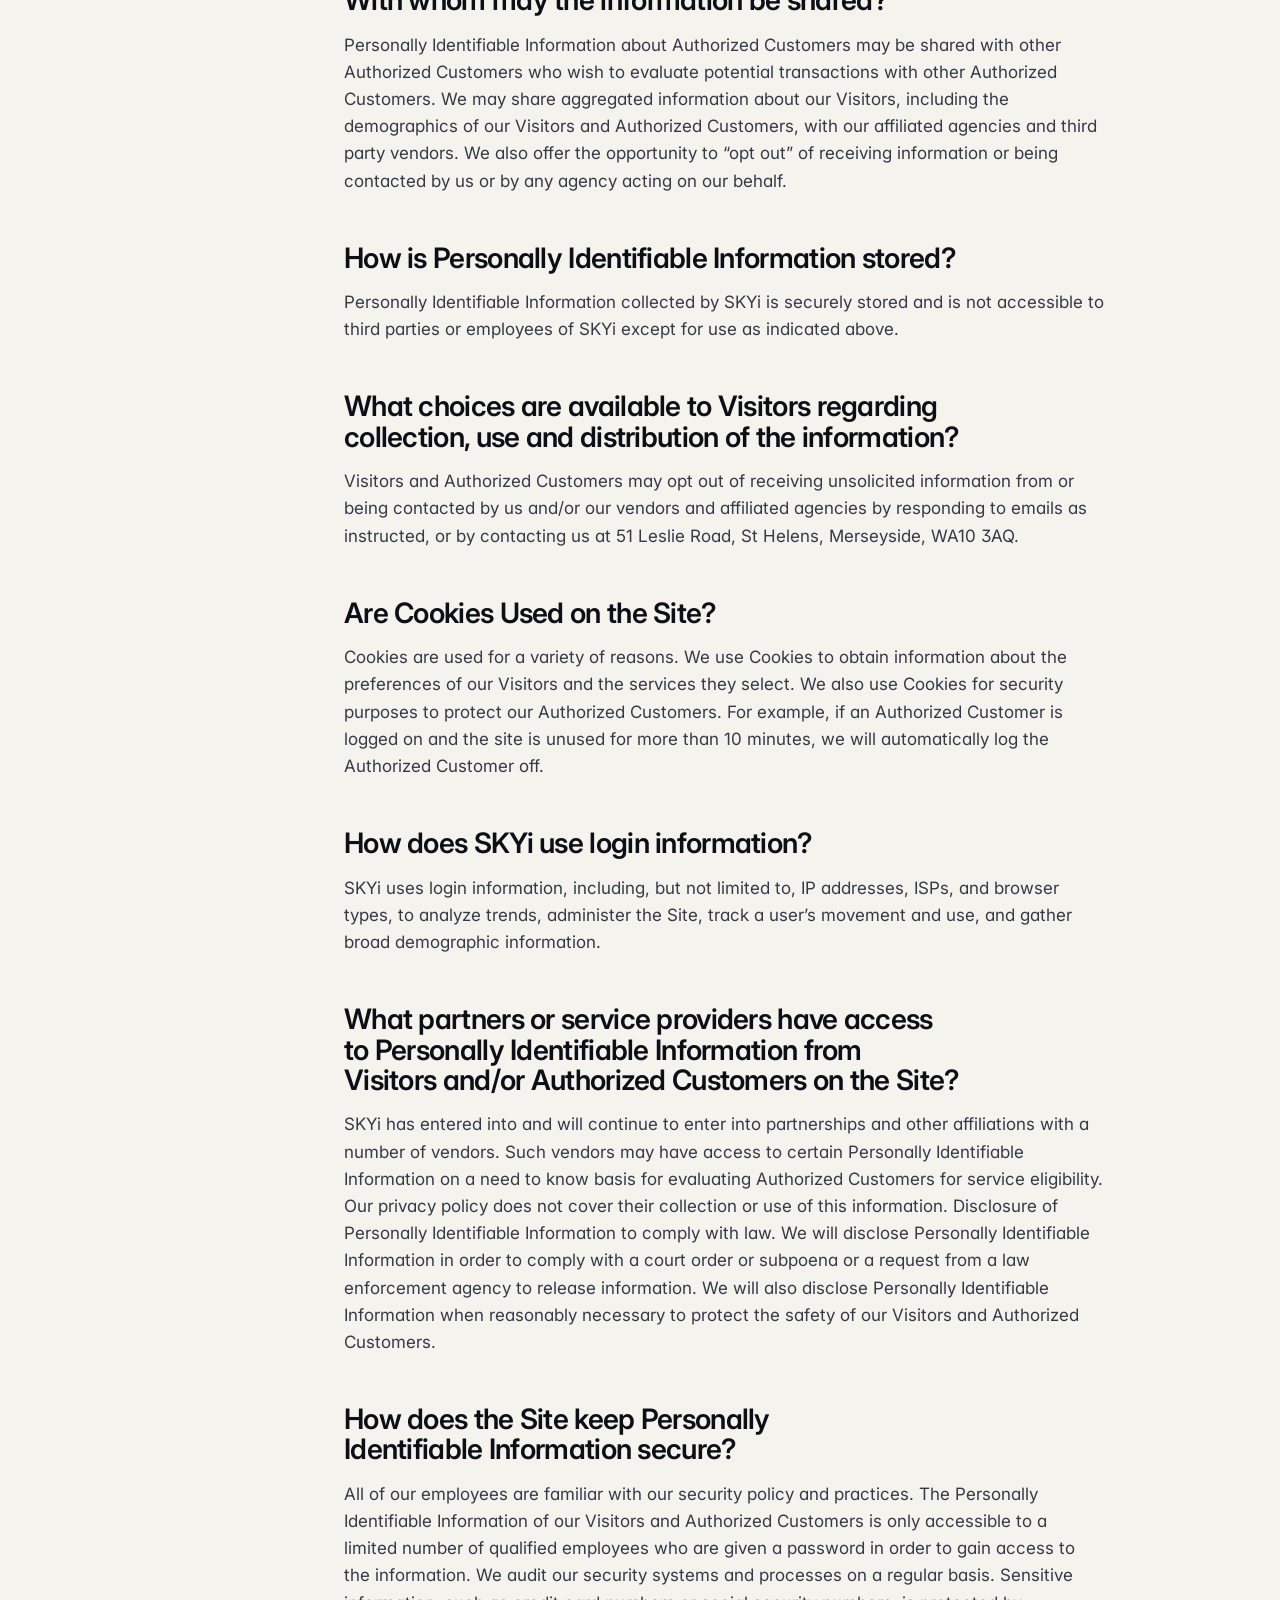
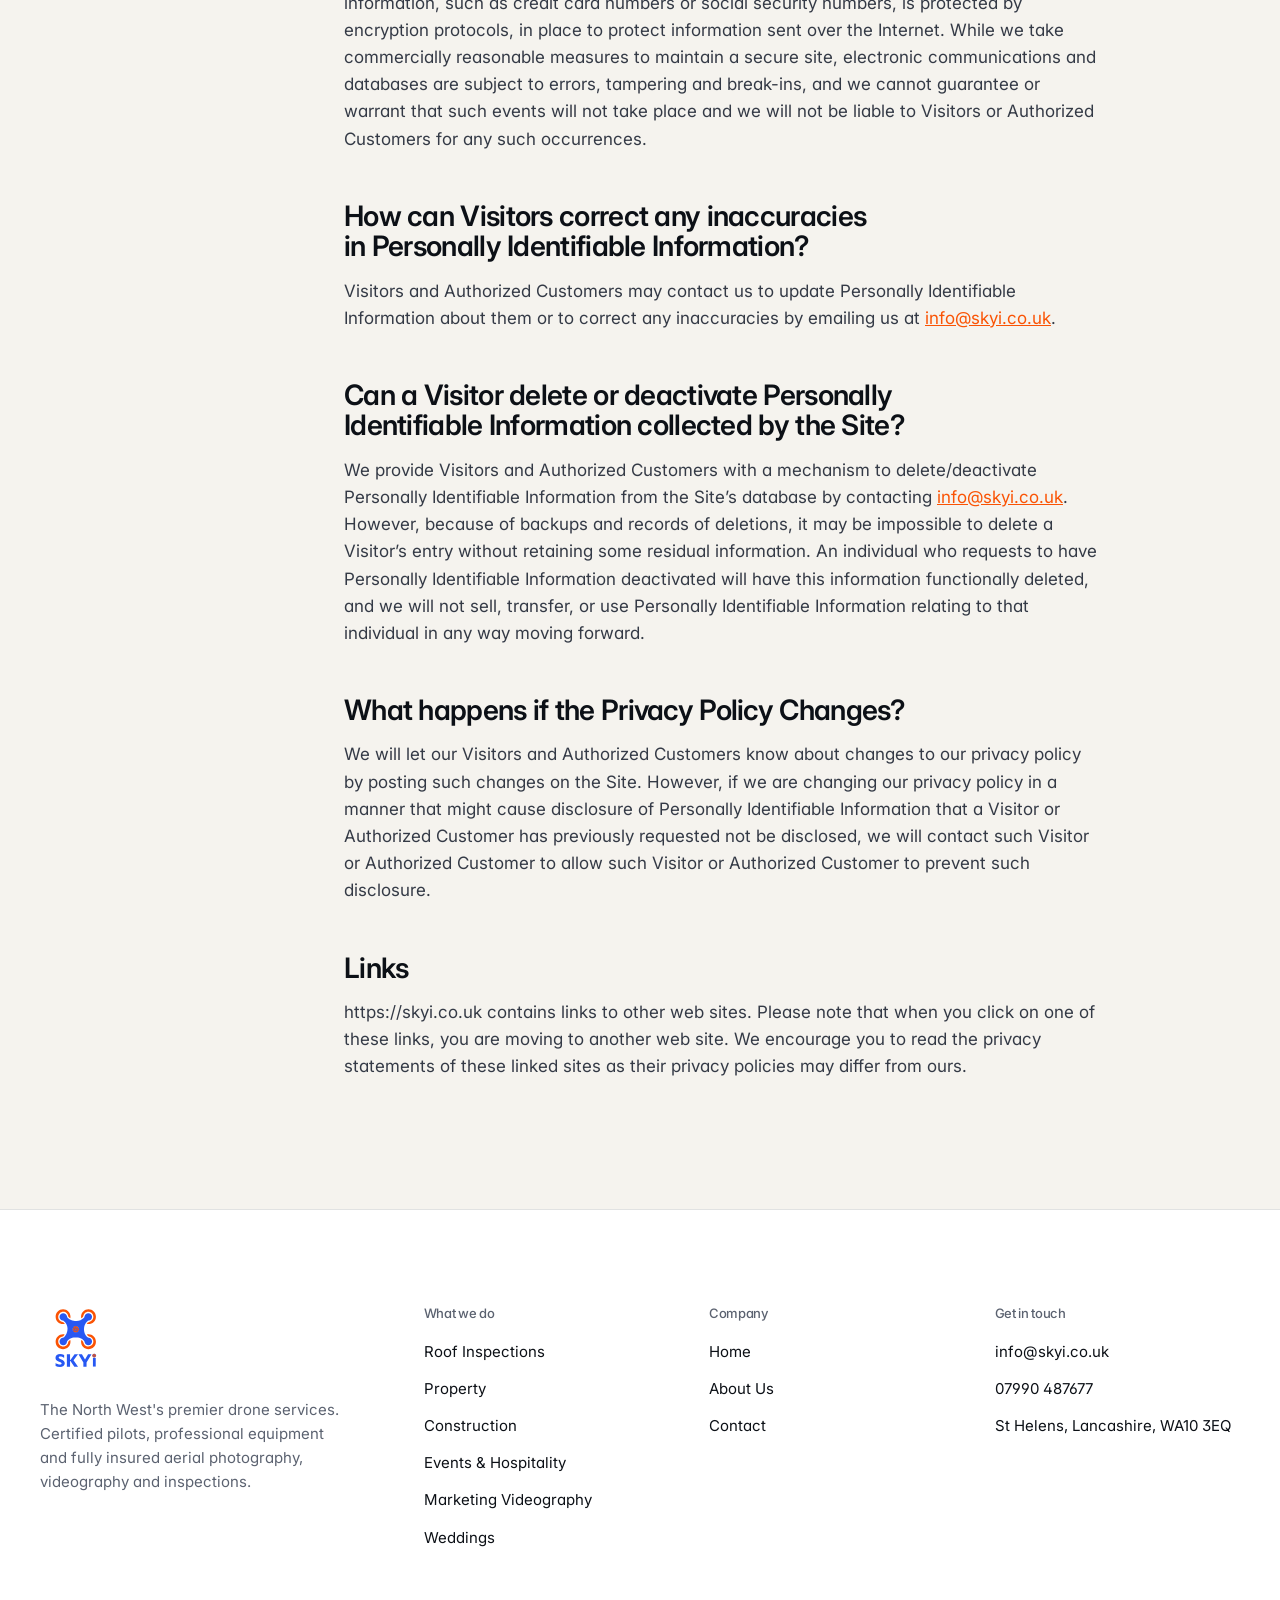
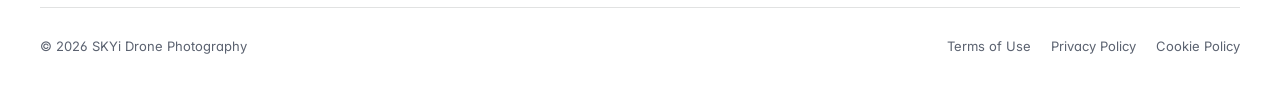
<file: privacy-policy/index.html>
<!doctype html>
<html lang="en-GB">
<head>
<meta charset="utf-8">
<meta name="viewport" content="width=device-width, initial-scale=1">
<title>Secure and Trustworthy Privacy Policy at SKYi</title>
<meta name="description" content="SKYi privacy policy.">
<meta name="theme-color" content="#0c1016">
<link rel="icon" href="../assets/logo.svg" type="image/svg+xml">
<link rel="preconnect" href="https://fonts.googleapis.com">
<link rel="preconnect" href="https://fonts.gstatic.com" crossorigin>
<link href="https://fonts.googleapis.com/css2?family=Inter:opsz,wght@14..32,300..700&display=swap" rel="stylesheet">
<link rel="stylesheet" href="../assets/site.css">
</head>
<body>
<a class="skip" href="#main">Skip to content</a>
<header class="site-header solid">
  <div class="wrap bar">
    <a class="brand" href="../" aria-label="SKYi Drone Photography — home">
      <img src="../assets/logo.svg" alt="SKYi" width="60" height="60">
    </a>
    <nav class="nav" id="site-nav" aria-label="Main">
      <a href="../">Home</a>
      <div class="drop">
        <button type="button" aria-expanded="false" aria-haspopup="true">What We Do <svg viewBox="0 0 12 12" fill="none" aria-hidden="true"><path d="m2 4 4 4 4-4" stroke="currentColor" stroke-width="1.6"/></svg></button>
        <div class="drop-panel"><a href="../roof-inspections/"><span class="n">01</span><img class="thumb" src="../assets/img/roof.jpg" alt="" loading="lazy"><strong>Roof Inspections</strong><small>Safe, fast aerial roof assessments with full reporting.</small></a><a href="../property-drone-services/"><span class="n">02</span><img class="thumb" src="../assets/img/property.jpg" alt="" loading="lazy"><strong>Property</strong><small>Inspections, aerial photography and walkthrough video.</small></a><a href="../drone-construction-survey/"><span class="n">03</span><img class="thumb" src="../assets/img/construction.jpg" alt="" loading="lazy"><strong>Construction</strong><small>Surveys, mapping and progress monitoring on site.</small></a><a href="../events-hospitality/"><span class="n">04</span><img class="thumb" src="../assets/img/events.jpg" alt="" loading="lazy"><strong>Events &amp; Hospitality</strong><small>Aerial event coverage and venue showcases.</small></a><a href="../drone-filming-videography-north-west/"><span class="n">05</span><img class="thumb" src="../assets/img/dji-site.jpg" alt="" loading="lazy"><strong>Marketing Videography</strong><small>Brand films and aerial content that sells.</small></a><a href="../weddings/"><span class="n">06</span><img class="thumb" src="../assets/img/wedding-champagne.jpg" alt="" loading="lazy"><strong>Weddings</strong><small>Cinematic aerial films of your special day.</small></a></div>
      </div>
      <a href="../about-us-drone-photography/">About Us</a>
      <a class="nav-contact" href="../aerial-drone-photgraphy-north-west/">Contact</a>
      <div class="mobile-cta">
        <a class="btn" href="../aerial-drone-photgraphy-north-west/">Get a Quote <svg viewBox="0 0 16 16" fill="none" aria-hidden="true"><path d="M1 8h13M9 3l5 5-5 5" stroke="currentColor" stroke-width="1.6"/></svg></a>
        <a class="btn ghost" href="tel:+447990487677">Call us</a>
        <a class="mail" href="mailto:info@skyi.co.uk">info@skyi.co.uk</a>
      </div>
    </nav>
    <div class="header-cta">
      <a class="btn ghost" href="tel:+447990487677" aria-label="Call us on 07990 487677"><svg viewBox="0 0 24 24" fill="none" aria-hidden="true"><path d="M5 3h4l2 5-2.5 1.5a11 11 0 0 0 6 6L16 13l5 2v4a2 2 0 0 1-2 2A16 16 0 0 1 3 5a2 2 0 0 1 2-2" stroke="currentColor" stroke-width="1.7" stroke-linejoin="round"/></svg> Call Us</a>
      <a class="btn" href="../aerial-drone-photgraphy-north-west/">Contact Us <svg viewBox="0 0 16 16" fill="none" aria-hidden="true"><path d="M1 8h13M9 3l5 5-5 5" stroke="currentColor" stroke-width="1.6"/></svg></a>
      <button class="menu-toggle" type="button" aria-expanded="false" aria-controls="site-nav"><span class="t-open">Menu</span><span class="t-close">Close</span><span class="bars" aria-hidden="true"><i></i><i></i></span></button>
    </div>
  </div>
</header>
<main id="main">

<section class="section" style="padding-top:calc(var(--section) + 84px)">
  <div class="wrap">
    <div class="head stack"><div><h1 style="font-size:clamp(2.4rem,5vw,4rem);margin-top:18px">Privacy Policy</h1></div></div>
    <div class="legal-layout">
      <aside aria-label="Legal pages"><a href="../terms-of-use/">Terms of Use</a><a href="../privacy-policy/" aria-current=page>Privacy Policy</a><a href="../cookie-privacy-policy/">Cookie Policy</a></aside>
      <div class="prose">
<p>Welcome to https://skyi.co.uk (the “Site”). We understand that privacy online is important to users of our Site, especially when conducting business. This statement governs our privacy policies with respect to those users of the Site (“Visitors”) who visit without transacting business and Visitors who register to transact business on the Site and make use of the various services offered by SKYi (collectively, “Services”) (“Authorized Customers”).</p>
<h2>“Personally Identifiable Information”</h2>
<p>refers to any information that identifies or can be used to identify, contact, or locate the person to whom such information pertains, including, but not limited to, name, address, phone number, fax number, email address, financial profiles, social security number, and credit card information. Personally Identifiable Information does not include information that is collected anonymously (that is, without identification of the individual user) or demographic information not connected to an identified individual.</p>
<h2>What Personally Identifiable Information is collected?</h2>
<p>We may collect basic user profile information from all of our Visitors. We collect the following additional information from our Authorized Customers: the names, addresses, phone numbers and email addresses of Authorized Customers, the nature and size of the business, and the nature and size of the advertising inventory that the Authorized Customer intends to purchase or sell.</p>
<h2>What organizations are collecting the information?</h2>
<p>In addition to our direct collection of information, our third party service vendors (such as credit card companies, clearinghouses and banks) who may provide such services as credit, insurance, and escrow services may collect this information from our Visitors and Authorized Customers. We do not control how these third parties use such information, but we do ask them to disclose how they use personal information provided to them from Visitors and Authorized Customers. Some of these third parties may be intermediaries that act solely as links in the distribution chain, and do not store, retain, or use the information given to them.</p>
<h2>How does the Site use Personally Identifiable Information?</h2>
<p>We use Personally Identifiable Information to customize the Site, to make appropriate service offerings, and to fulfill buying and selling requests on the Site. We may email Visitors and Authorized Customers about research or purchase and selling opportunities on the Site or information related to the subject matter of the Site. We may also use Personally Identifiable Information to contact Visitors and Authorized Customers in response to specific inquiries, or to provide requested information.</p>
<h2>With whom may the information be shared?</h2>
<p>Personally Identifiable Information about Authorized Customers may be shared with other Authorized Customers who wish to evaluate potential transactions with other Authorized Customers. We may share aggregated information about our Visitors, including the demographics of our Visitors and Authorized Customers, with our affiliated agencies and third party vendors. We also offer the opportunity to “opt out” of receiving information or being contacted by us or by any agency acting on our behalf.</p>
<h2>How is Personally Identifiable Information stored?</h2>
<p>Personally Identifiable Information collected by SKYi is securely stored and is not accessible to third parties or employees of SKYi except for use as indicated above.</p>
<h2>What choices are available to Visitors regarding collection, use and distribution of the information?</h2>
<p>Visitors and Authorized Customers may opt out of receiving unsolicited information from or being contacted by us and/or our vendors and affiliated agencies by responding to emails as instructed, or by contacting us at 51 Leslie Road, St Helens, Merseyside, WA10 3AQ.</p>
<h2>Are Cookies Used on the Site?</h2>
<p>Cookies are used for a variety of reasons. We use Cookies to obtain information about the preferences of our Visitors and the services they select. We also use Cookies for security purposes to protect our Authorized Customers. For example, if an Authorized Customer is logged on and the site is unused for more than 10 minutes, we will automatically log the Authorized Customer off.</p>
<h2>How does SKYi use login information?</h2>
<p>SKYi uses login information, including, but not limited to, IP addresses, ISPs, and browser types, to analyze trends, administer the Site, track a user’s movement and use, and gather broad demographic information.</p>
<h2>What partners or service providers have access to Personally Identifiable Information from Visitors and/or Authorized Customers on the Site?</h2>
<p>SKYi has entered into and will continue to enter into partnerships and other affiliations with a number of vendors. Such vendors may have access to certain Personally Identifiable Information on a need to know basis for evaluating Authorized Customers for service eligibility. Our privacy policy does not cover their collection or use of this information. Disclosure of Personally Identifiable Information to comply with law. We will disclose Personally Identifiable Information in order to comply with a court order or subpoena or a request from a law enforcement agency to release information. We will also disclose Personally Identifiable Information when reasonably necessary to protect the safety of our Visitors and Authorized Customers.</p>
<h2>How does the Site keep Personally Identifiable Information secure?</h2>
<p>All of our employees are familiar with our security policy and practices. The Personally Identifiable Information of our Visitors and Authorized Customers is only accessible to a limited number of qualified employees who are given a password in order to gain access to the information. We audit our security systems and processes on a regular basis. Sensitive information, such as credit card numbers or social security numbers, is protected by encryption protocols, in place to protect information sent over the Internet. While we take commercially reasonable measures to maintain a secure site, electronic communications and databases are subject to errors, tampering and break-ins, and we cannot guarantee or warrant that such events will not take place and we will not be liable to Visitors or Authorized Customers for any such occurrences.</p>
<h2>How can Visitors correct any inaccuracies in Personally Identifiable Information?</h2>
<p>Visitors and Authorized Customers may contact us to update Personally Identifiable Information about them or to correct any inaccuracies by emailing us at <a href="mailto:info@skyi.co.uk">info@skyi.co.uk</a>.</p>
<h2>Can a Visitor delete or deactivate Personally Identifiable Information collected by the Site?</h2>
<p>We provide Visitors and Authorized Customers with a mechanism to delete/deactivate Personally Identifiable Information from the Site’s database by contacting <a href="mailto:info@skyi.co.uk">info@skyi.co.uk</a>. However, because of backups and records of deletions, it may be impossible to delete a Visitor’s entry without retaining some residual information. An individual who requests to have Personally Identifiable Information deactivated will have this information functionally deleted, and we will not sell, transfer, or use Personally Identifiable Information relating to that individual in any way moving forward.</p>
<h2>What happens if the Privacy Policy Changes?</h2>
<p>We will let our Visitors and Authorized Customers know about changes to our privacy policy by posting such changes on the Site. However, if we are changing our privacy policy in a manner that might cause disclosure of Personally Identifiable Information that a Visitor or Authorized Customer has previously requested not be disclosed, we will contact such Visitor or Authorized Customer to allow such Visitor or Authorized Customer to prevent such disclosure.</p>
<h2>Links</h2>
<p>https://skyi.co.uk contains links to other web sites. Please note that when you click on one of these links, you are moving to another web site. We encourage you to read the privacy statements of these linked sites as their privacy policies may differ from ours.</p>
</div>
    </div>
  </div>
</section>
</main>
<footer class="site-footer">
  <div class="wrap">
    <div class="foot-top">
      <div>
        <img src="../assets/logo.svg" alt="SKYi" width="72" height="72">
        <p>The North West's premier drone services. Certified pilots, professional equipment and fully insured aerial photography, videography and inspections.</p>
      </div>
      <div><h4>What we do</h4><ul><li><a href="../roof-inspections/">Roof Inspections</a></li><li><a href="../property-drone-services/">Property</a></li><li><a href="../drone-construction-survey/">Construction</a></li><li><a href="../events-hospitality/">Events &amp; Hospitality</a></li><li><a href="../drone-filming-videography-north-west/">Marketing Videography</a></li><li><a href="../weddings/">Weddings</a></li></ul></div>
      <div><h4>Company</h4><ul>
        <li><a href="../">Home</a></li>
        <li><a href="../about-us-drone-photography/">About Us</a></li>
        <li><a href="../aerial-drone-photgraphy-north-west/">Contact</a></li>
      </ul></div>
      <div><h4>Get in touch</h4><ul>
        <li><a href="mailto:info@skyi.co.uk">info@skyi.co.uk</a></li>
        <li><a href="tel:+447990487677">07990 487677</a></li>
        <li><a href="../aerial-drone-photgraphy-north-west/">St Helens, Lancashire, WA10 3EQ</a></li>
      </ul></div>
    </div>
    <div class="foot-bottom">
      <span>&copy; 2026 SKYi Drone Photography</span>
      <nav aria-label="Legal">
        <a href="../terms-of-use/">Terms of Use</a>
        <a href="../privacy-policy/">Privacy Policy</a>
        <a href="../cookie-privacy-policy/">Cookie Policy</a>
      </nav>
    </div>
  </div>
</footer>
<script src="../assets/site.js"></script>
</body>
</html>
</file>
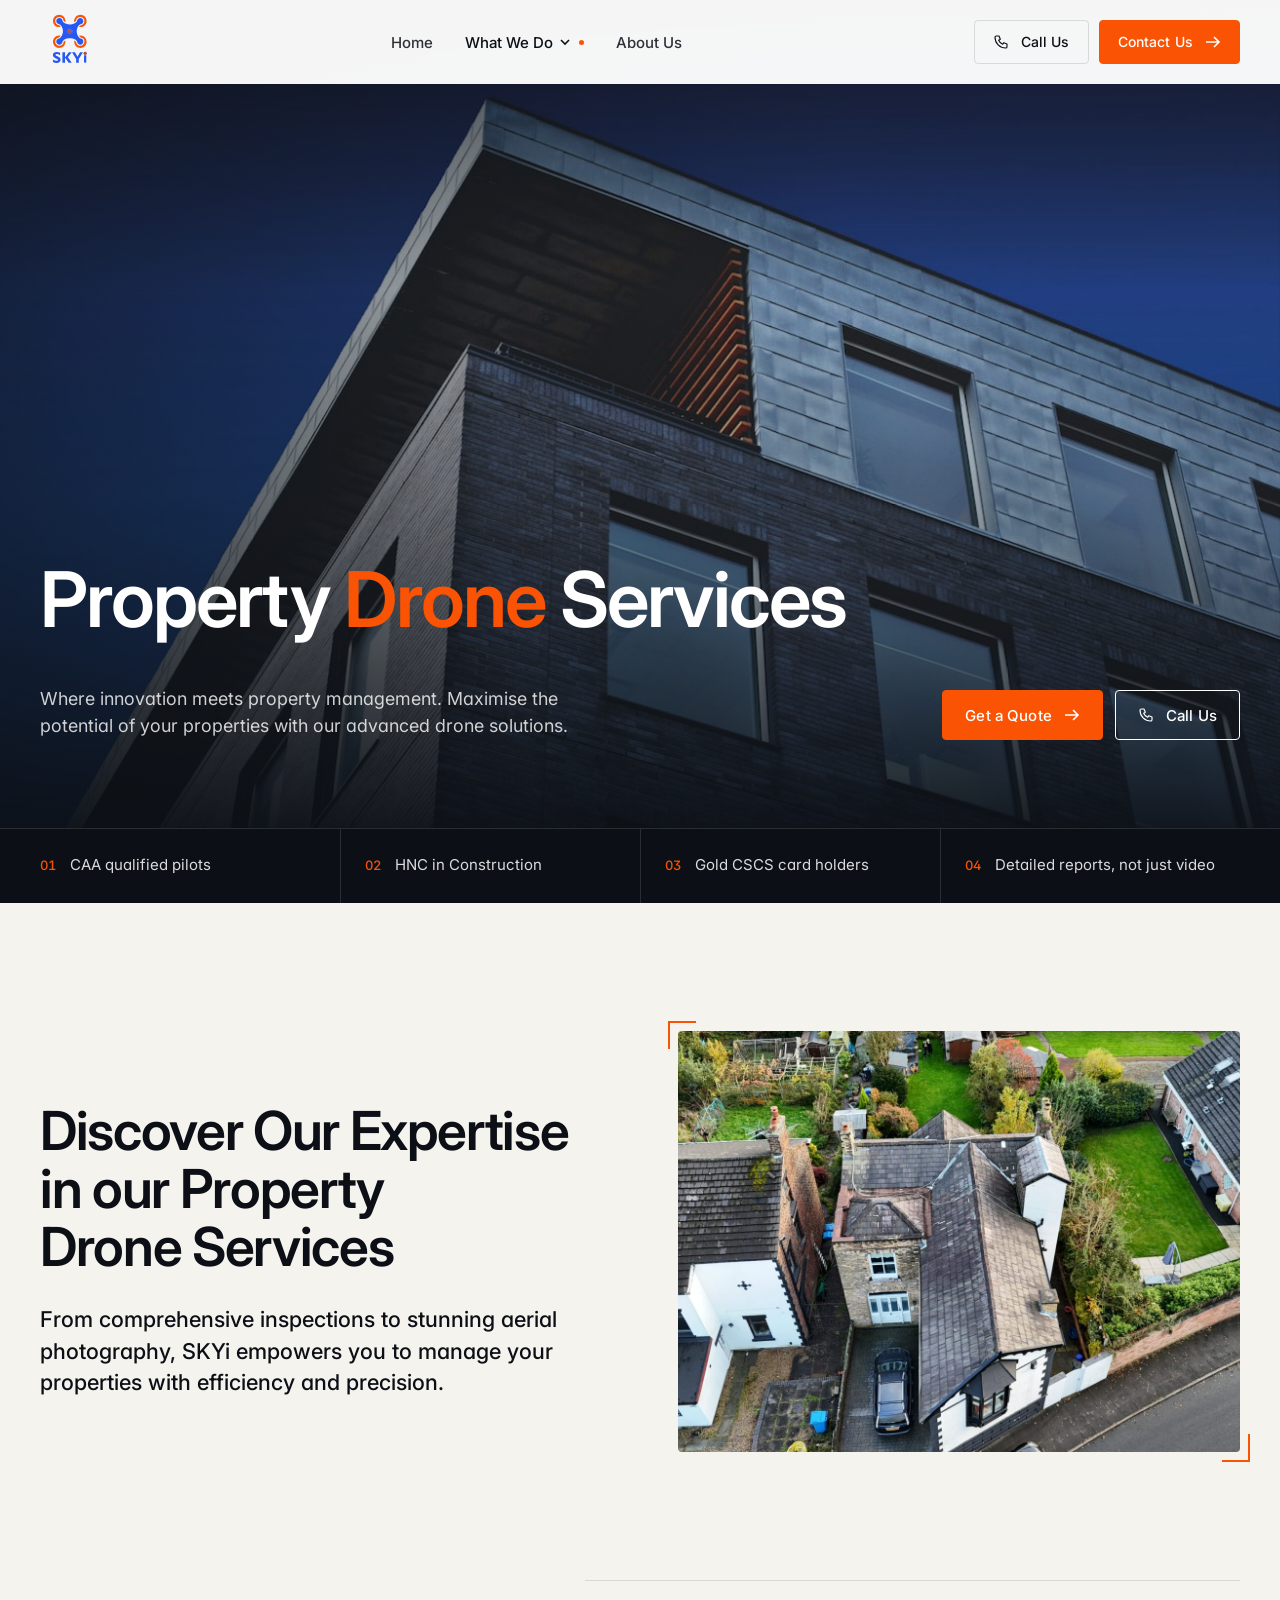
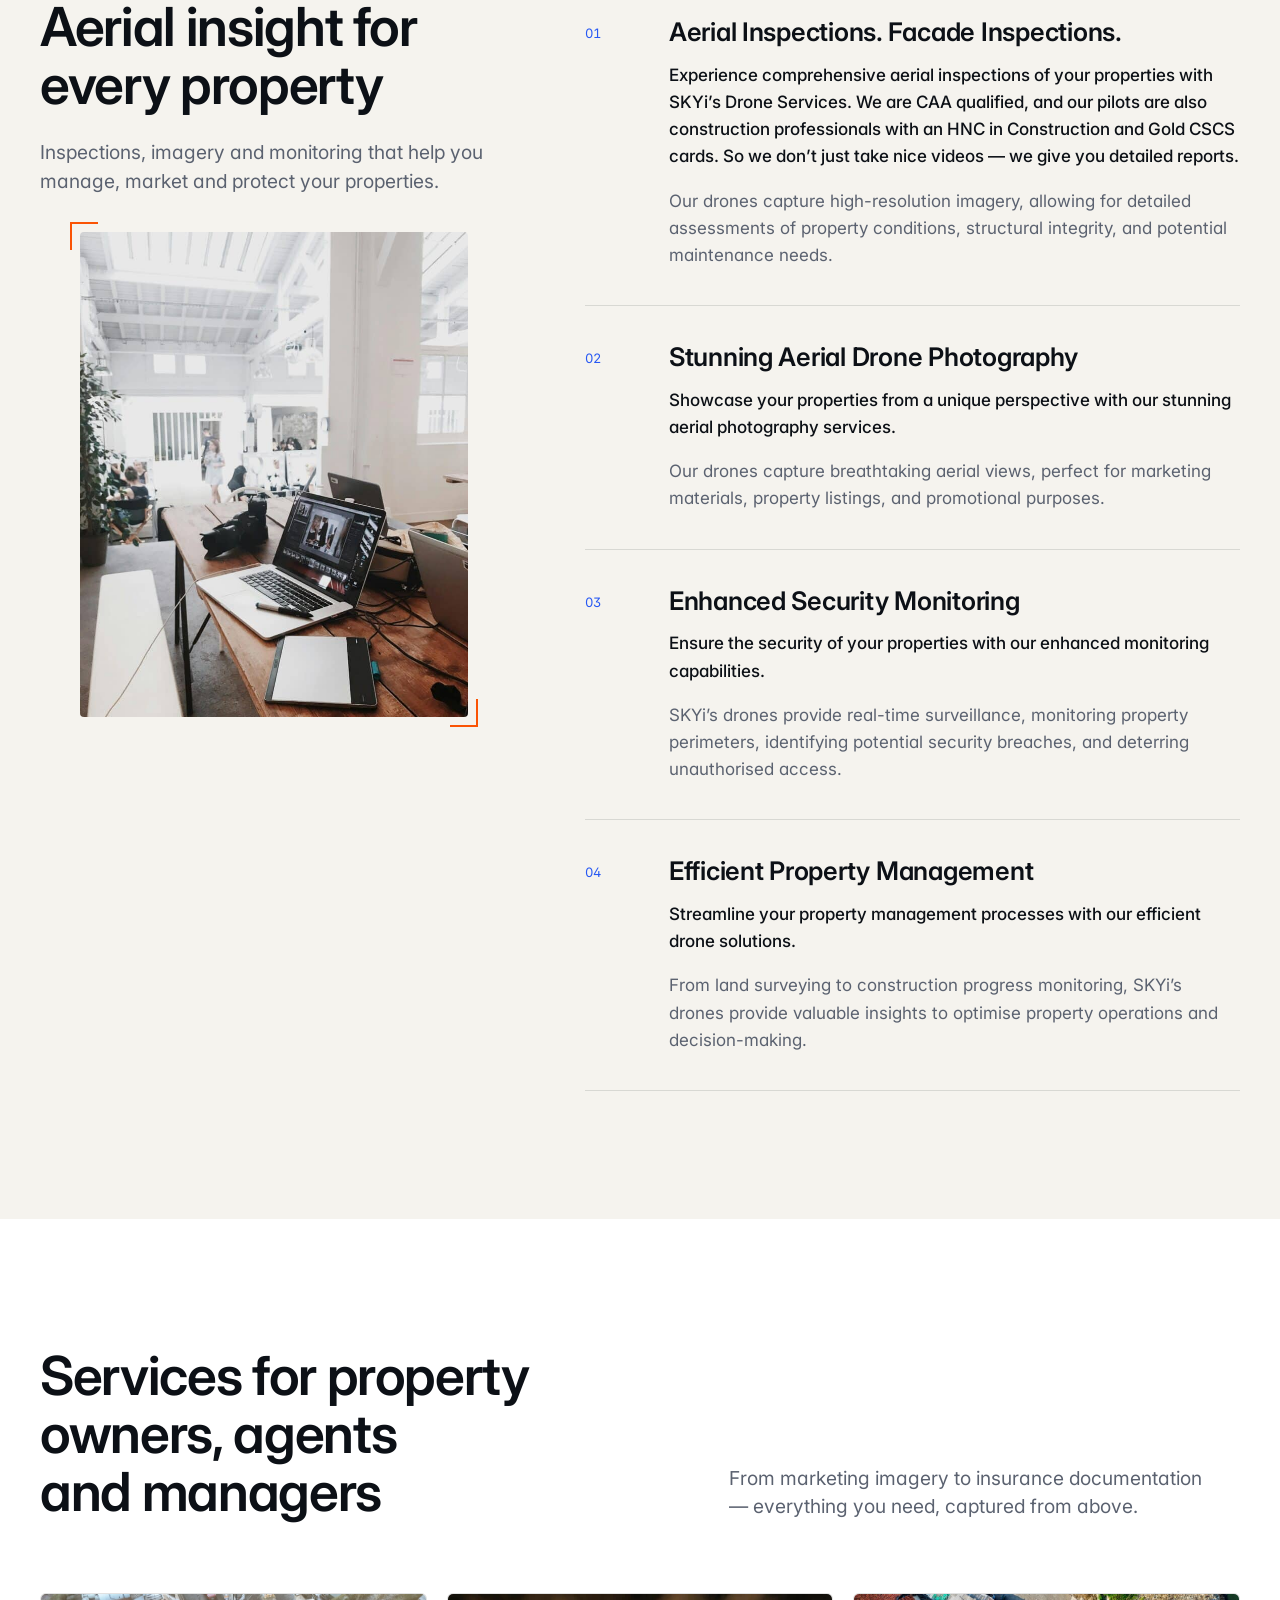
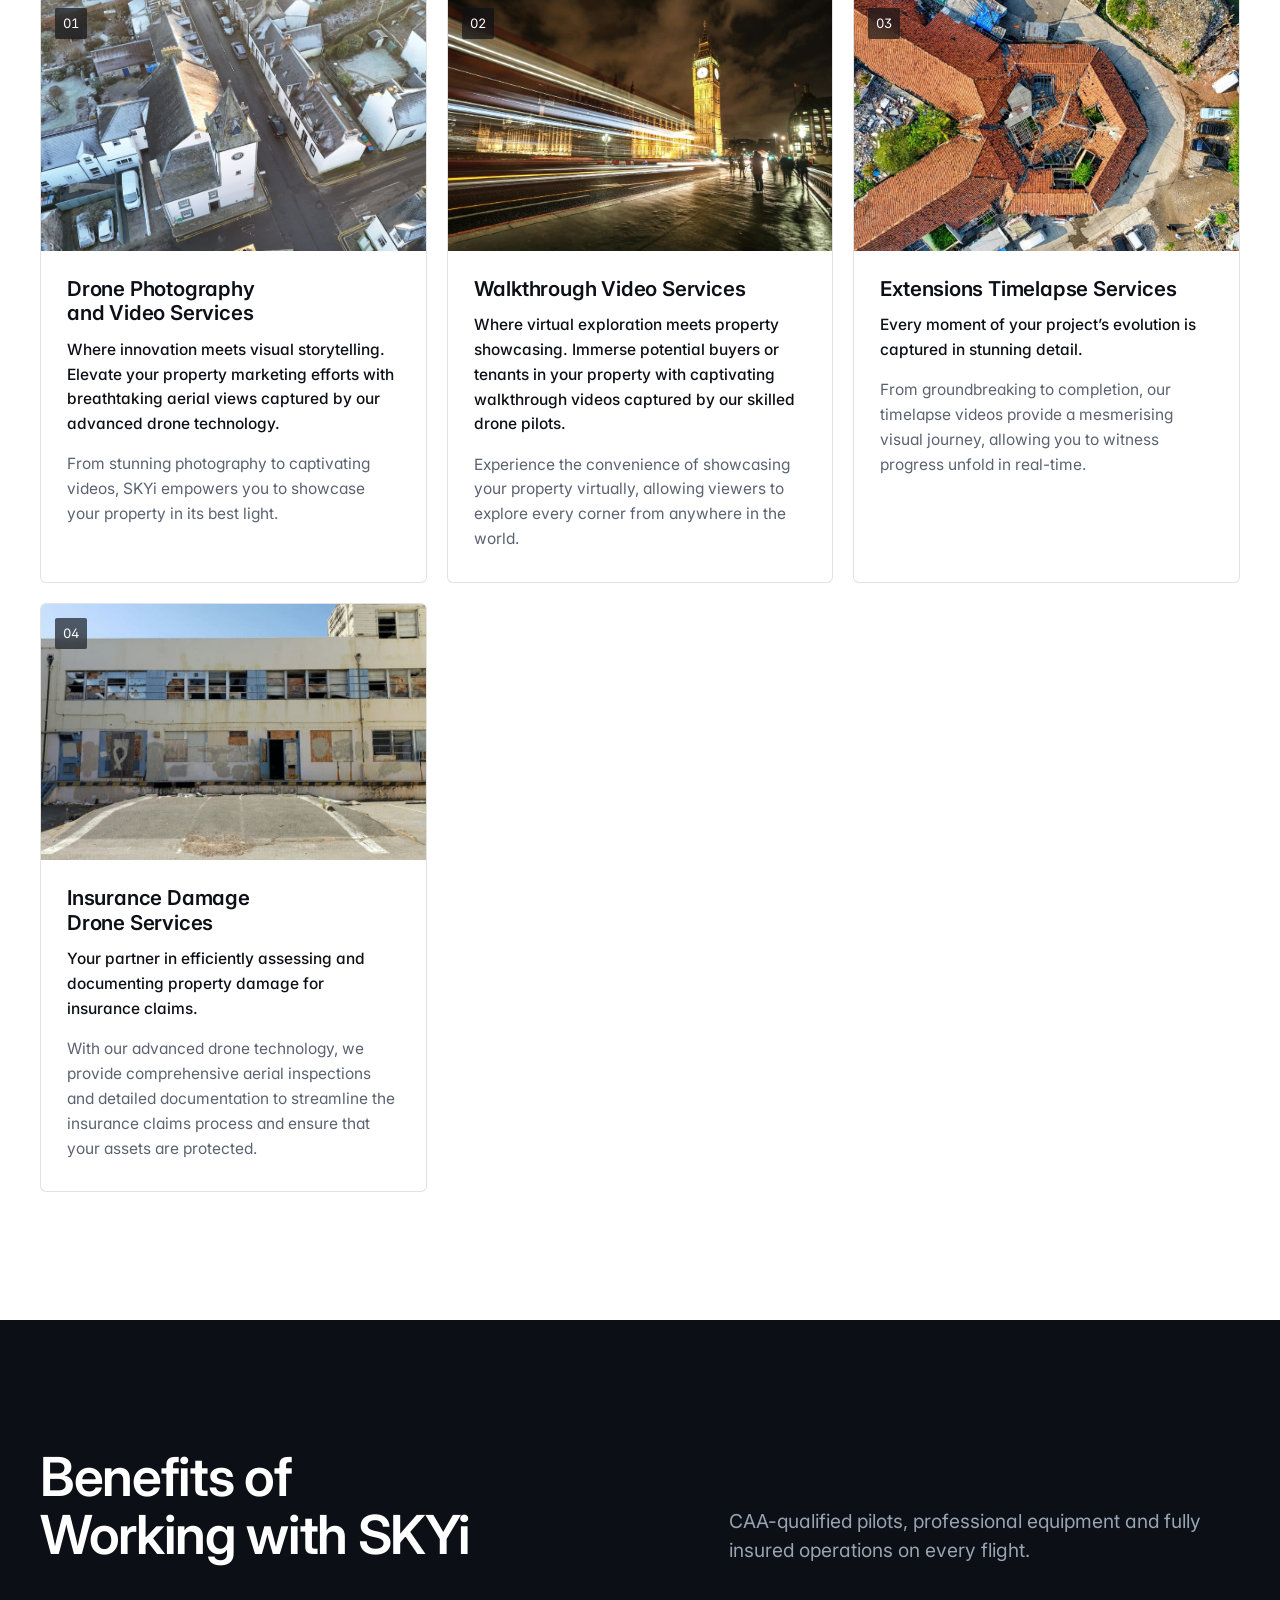
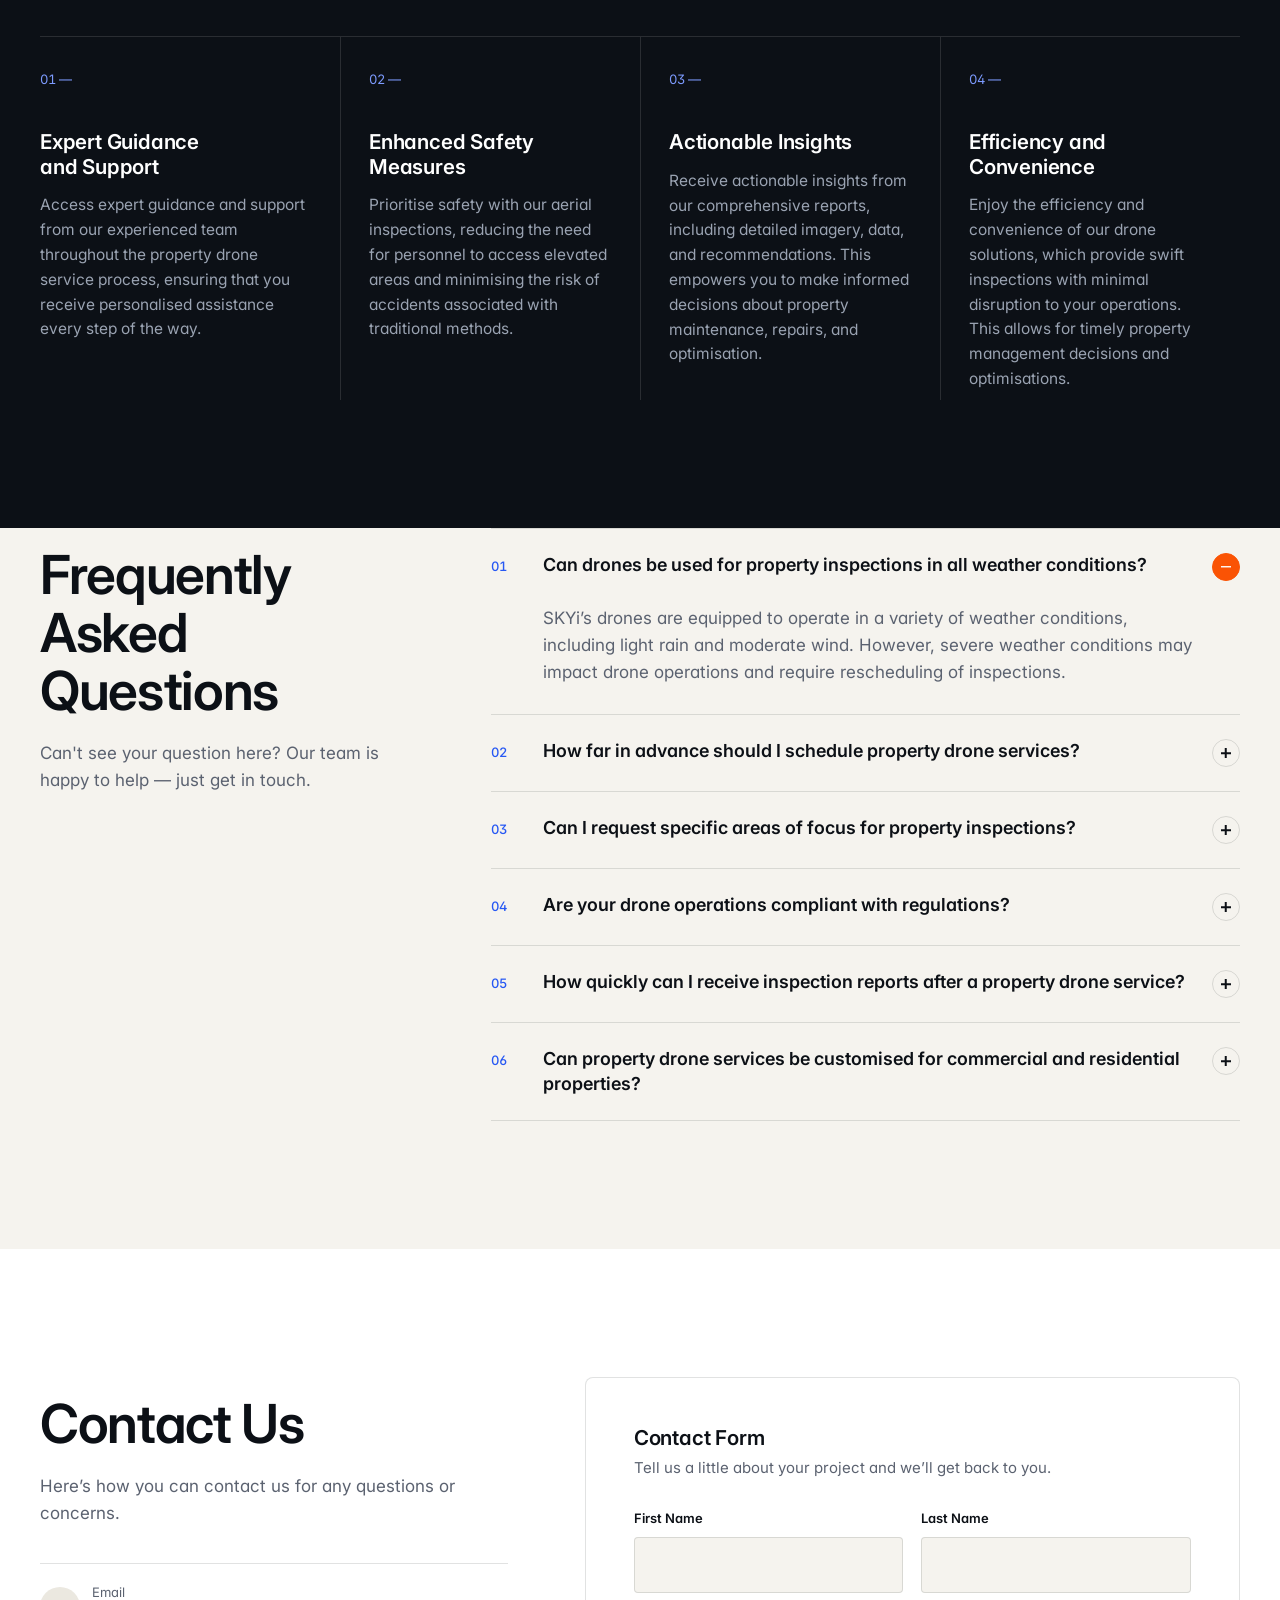
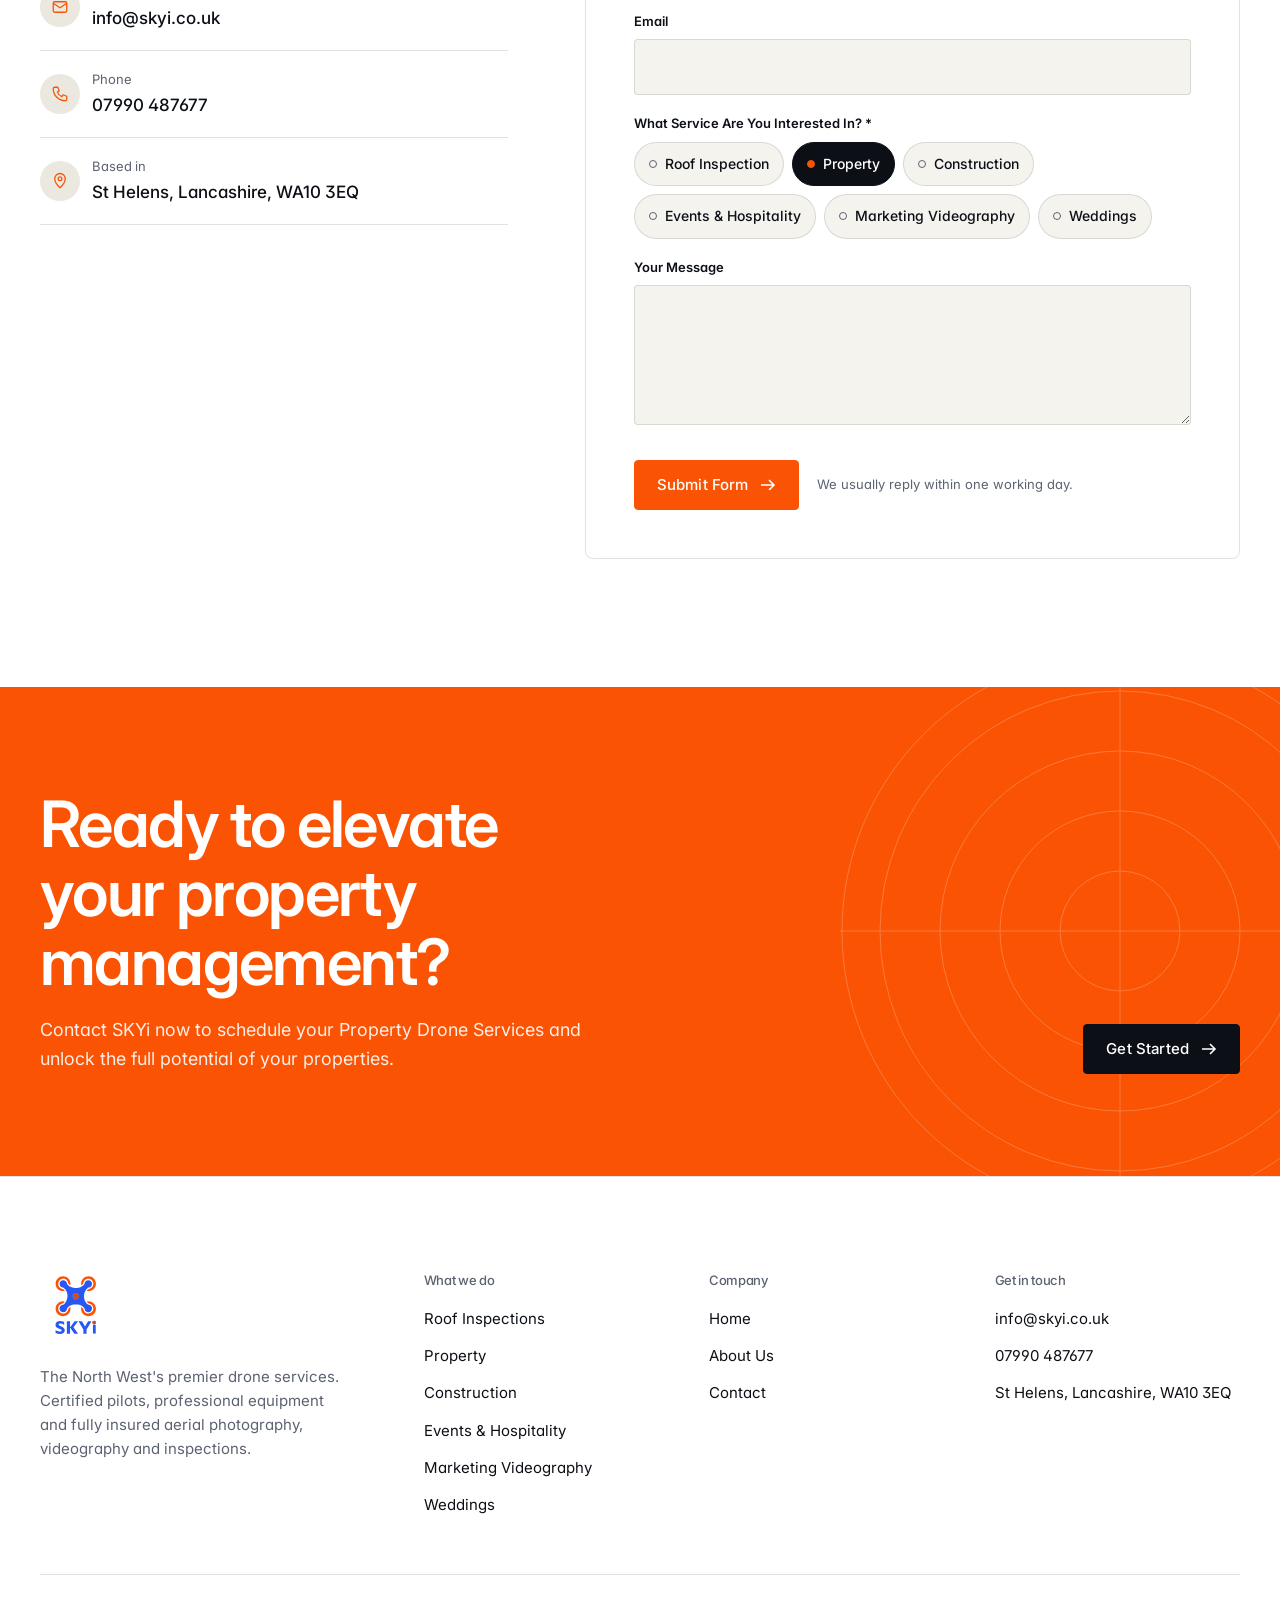
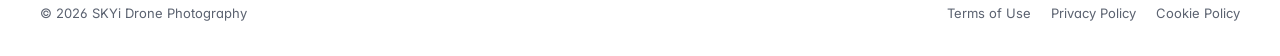
<file: property-drone-services/index.html>
<!doctype html>
<html lang="en-GB">
<head>
<meta charset="utf-8">
<meta name="viewport" content="width=device-width, initial-scale=1">
<title>Expert Property Drone Services for Optimal Management | SKYi</title>
<meta name="description" content="Maximize property potential with SKYi&#x27;s advanced drone solutions. Aerial inspections, photography, security monitoring &amp; more. Elevate property management today.">
<meta name="theme-color" content="#0c1016">
<link rel="icon" href="../assets/logo.svg" type="image/svg+xml">
<link rel="preconnect" href="https://fonts.googleapis.com">
<link rel="preconnect" href="https://fonts.gstatic.com" crossorigin>
<link href="https://fonts.googleapis.com/css2?family=Inter:opsz,wght@14..32,300..700&display=swap" rel="stylesheet">
<link rel="stylesheet" href="../assets/site.css">
</head>
<body>
<a class="skip" href="#main">Skip to content</a>
<header class="site-header">
  <div class="wrap bar">
    <a class="brand" href="../" aria-label="SKYi Drone Photography — home">
      <img src="../assets/logo.svg" alt="SKYi" width="60" height="60">
    </a>
    <nav class="nav" id="site-nav" aria-label="Main">
      <a href="../">Home</a>
      <div class="drop current">
        <button type="button" aria-expanded="false" aria-haspopup="true">What We Do <svg viewBox="0 0 12 12" fill="none" aria-hidden="true"><path d="m2 4 4 4 4-4" stroke="currentColor" stroke-width="1.6"/></svg></button>
        <div class="drop-panel"><a href="../roof-inspections/"><span class="n">01</span><img class="thumb" src="../assets/img/roof.jpg" alt="" loading="lazy"><strong>Roof Inspections</strong><small>Safe, fast aerial roof assessments with full reporting.</small></a><a href="../property-drone-services/" aria-current=page><span class="n">02</span><img class="thumb" src="../assets/img/property.jpg" alt="" loading="lazy"><strong>Property</strong><small>Inspections, aerial photography and walkthrough video.</small></a><a href="../drone-construction-survey/"><span class="n">03</span><img class="thumb" src="../assets/img/construction.jpg" alt="" loading="lazy"><strong>Construction</strong><small>Surveys, mapping and progress monitoring on site.</small></a><a href="../events-hospitality/"><span class="n">04</span><img class="thumb" src="../assets/img/events.jpg" alt="" loading="lazy"><strong>Events &amp; Hospitality</strong><small>Aerial event coverage and venue showcases.</small></a><a href="../drone-filming-videography-north-west/"><span class="n">05</span><img class="thumb" src="../assets/img/dji-site.jpg" alt="" loading="lazy"><strong>Marketing Videography</strong><small>Brand films and aerial content that sells.</small></a><a href="../weddings/"><span class="n">06</span><img class="thumb" src="../assets/img/wedding-champagne.jpg" alt="" loading="lazy"><strong>Weddings</strong><small>Cinematic aerial films of your special day.</small></a></div>
      </div>
      <a href="../about-us-drone-photography/">About Us</a>
      <a class="nav-contact" href="../aerial-drone-photgraphy-north-west/">Contact</a>
      <div class="mobile-cta">
        <a class="btn" href="../aerial-drone-photgraphy-north-west/">Get a Quote <svg viewBox="0 0 16 16" fill="none" aria-hidden="true"><path d="M1 8h13M9 3l5 5-5 5" stroke="currentColor" stroke-width="1.6"/></svg></a>
        <a class="btn ghost" href="tel:+447990487677">Call us</a>
        <a class="mail" href="mailto:info@skyi.co.uk">info@skyi.co.uk</a>
      </div>
    </nav>
    <div class="header-cta">
      <a class="btn ghost" href="tel:+447990487677" aria-label="Call us on 07990 487677"><svg viewBox="0 0 24 24" fill="none" aria-hidden="true"><path d="M5 3h4l2 5-2.5 1.5a11 11 0 0 0 6 6L16 13l5 2v4a2 2 0 0 1-2 2A16 16 0 0 1 3 5a2 2 0 0 1 2-2" stroke="currentColor" stroke-width="1.7" stroke-linejoin="round"/></svg> Call Us</a>
      <a class="btn" href="../aerial-drone-photgraphy-north-west/">Contact Us <svg viewBox="0 0 16 16" fill="none" aria-hidden="true"><path d="M1 8h13M9 3l5 5-5 5" stroke="currentColor" stroke-width="1.6"/></svg></a>
      <button class="menu-toggle" type="button" aria-expanded="false" aria-controls="site-nav"><span class="t-open">Menu</span><span class="t-close">Close</span><span class="bars" aria-hidden="true"><i></i><i></i></span></button>
    </div>
  </div>
</header>
<main id="main">

<section class="hero">
  <div class="hero-media"><img src="../assets/img/property.jpg" alt="" fetchpriority="high"></div>
  <div class="wrap hero-inner">
    <h1>Property <em>Drone</em> Services</h1>
    <div class="hero-foot">
      <p>Where innovation meets property management. Maximise the potential of your properties with our advanced drone solutions.</p>
      <div class="hero-actions">
        <a class="btn" href="#contact">Get a Quote <svg viewBox="0 0 16 16" fill="none" aria-hidden="true"><path d="M1 8h13M9 3l5 5-5 5" stroke="currentColor" stroke-width="1.6"/></svg></a>
        <a class="btn ghost" href="tel:+447990487677" aria-label="Call us on 07990 487677"><svg viewBox="0 0 24 24" fill="none" aria-hidden="true"><path d="M5 3h4l2 5-2.5 1.5a11 11 0 0 0 6 6L16 13l5 2v4a2 2 0 0 1-2 2A16 16 0 0 1 3 5a2 2 0 0 1 2-2" stroke="currentColor" stroke-width="1.7" stroke-linejoin="round"/></svg> Call Us</a>
      </div>
    </div>
  </div>
</section>
<div class="strip"><div class="wrap"><ul><li><b>01</b>CAA qualified pilots</li><li><b>02</b>HNC in Construction</li><li><b>03</b>Gold CSCS card holders</li><li><b>04</b>Detailed reports, not just video</li></ul></div></div>
<section class="section">
  <div class="wrap split">
    <div class="body reveal">
      <h2>Discover Our Expertise in our Property Drone Services</h2>
      <p class="big">From comprehensive inspections to stunning aerial photography, SKYi empowers you to manage your properties with efficiency and precision.</p>
      
    </div>
    <figure class="frame ratio-43 reveal" style="margin:0"><img src="../assets/img/home-drone.jpg" alt="Aerial view of a detached house and garden" loading="lazy"></figure>
  </div>
</section>

<section class="section">
  <div class="wrap expertise">
    <div class="sticky reveal">
      <h2>Aerial insight for every property</h2>
      <p class="lede">Inspections, imagery and monitoring that help you manage, market and protect your properties.</p>
      <figure class="frame ratio-45" style="margin-top:36px;margin-bottom:0"><img src="../assets/img/property-1.jpg" alt="" loading="lazy"></figure>
    </div>
    <div class="blocks"><div class="block reveal"><span class="n">01</span><div><h3>Aerial Inspections. Facade Inspections.</h3><p>Experience comprehensive aerial inspections of your properties with SKYi’s Drone Services. We are CAA qualified, and our pilots are also construction professionals with an HNC in Construction and Gold CSCS cards. So we don’t just take nice videos — we give you detailed reports.</p><p>Our drones capture high-resolution imagery, allowing for detailed assessments of property conditions, structural integrity, and potential maintenance needs.</p></div></div><div class="block reveal"><span class="n">02</span><div><h3>Stunning Aerial Drone Photography</h3><p>Showcase your properties from a unique perspective with our stunning aerial photography services.</p><p>Our drones capture breathtaking aerial views, perfect for marketing materials, property listings, and promotional purposes.</p></div></div><div class="block reveal"><span class="n">03</span><div><h3>Enhanced Security Monitoring</h3><p>Ensure the security of your properties with our enhanced monitoring capabilities.</p><p>SKYi’s drones provide real-time surveillance, monitoring property perimeters, identifying potential security breaches, and deterring unauthorised access.</p></div></div><div class="block reveal"><span class="n">04</span><div><h3>Efficient Property Management</h3><p>Streamline your property management processes with our efficient drone solutions.</p><p>From land surveying to construction progress monitoring, SKYi’s drones provide valuable insights to optimise property operations and decision-making.</p></div></div></div>
  </div>
</section>

<section class="section white">
  <div class="wrap">
    <div class="head reveal">
      <div><h2>Services for property owners, agents and managers</h2></div>
      <p class="lede">From marketing imagery to insurance documentation — everything you need, captured from above.</p>
    </div>
    <div class="cards"><article class="card reveal">
  <div class="img"><img src="../assets/img/dji-site.jpg" alt="" loading="lazy"><span>01</span></div>
  <div class="txt"><h3>Drone Photography and Video Services</h3><p>Where innovation meets visual storytelling. Elevate your property marketing efforts with breathtaking aerial views captured by our advanced drone technology.</p><p>From stunning photography to captivating videos, SKYi empowers you to showcase your property in its best light.</p></div>
</article><article class="card reveal">
  <div class="img"><img src="../assets/img/property-2.jpg" alt="" loading="lazy"><span>02</span></div>
  <div class="txt"><h3>Walkthrough Video Services</h3><p>Where virtual exploration meets property showcasing. Immerse potential buyers or tenants in your property with captivating walkthrough videos captured by our skilled drone pilots.</p><p>Experience the convenience of showcasing your property virtually, allowing viewers to explore every corner from anywhere in the world.</p></div>
</article><article class="card reveal">
  <div class="img"><img src="../assets/img/property-3.jpg" alt="" loading="lazy"><span>03</span></div>
  <div class="txt"><h3>Extensions Timelapse Services</h3><p>Every moment of your project’s evolution is captured in stunning detail.</p><p>From groundbreaking to completion, our timelapse videos provide a mesmerising visual journey, allowing you to witness progress unfold in real-time.</p></div>
</article><article class="card reveal">
  <div class="img"><img src="../assets/img/c-damage.jpg" alt="" loading="lazy"><span>04</span></div>
  <div class="txt"><h3>Insurance Damage Drone Services</h3><p>Your partner in efficiently assessing and documenting property damage for insurance claims.</p><p>With our advanced drone technology, we provide comprehensive aerial inspections and detailed documentation to streamline the insurance claims process and ensure that your assets are protected.</p></div>
</article></div>
  </div>
</section>

<section class="section dark">
  <div class="wrap">
    <div class="head reveal">
      <div><h2>Benefits of Working with SKYi</h2></div>
      <p class="lede">CAA-qualified pilots, professional equipment and fully insured operations on every flight.</p>
    </div>
    <div class="benefits"><div class="benefit reveal"><span class="n">01 —</span><h3>Expert Guidance and Support</h3><p>Access expert guidance and support from our experienced team throughout the property drone service process, ensuring that you receive personalised assistance every step of the way.</p></div><div class="benefit reveal"><span class="n">02 —</span><h3>Enhanced Safety Measures</h3><p>Prioritise safety with our aerial inspections, reducing the need for personnel to access elevated areas and minimising the risk of accidents associated with traditional methods.</p></div><div class="benefit reveal"><span class="n">03 —</span><h3>Actionable Insights</h3><p>Receive actionable insights from our comprehensive reports, including detailed imagery, data, and recommendations. This empowers you to make informed decisions about property maintenance, repairs, and optimisation.</p></div><div class="benefit reveal"><span class="n">04 —</span><h3>Efficiency and Convenience</h3><p>Enjoy the efficiency and convenience of our drone solutions, which provide swift inspections with minimal disruption to your operations. This allows for timely property management decisions and optimisations.</p></div></div>
  </div>
</section>

<section class="section">
  <div class="wrap faq-wrap">
    <div class="head-col reveal">
      <h2>Frequently Asked Questions</h2>
      <p>Can't see your question here? Our team is happy to help — just get in touch.</p>
    </div>
    <div class="faq reveal"><details open>
  <summary><span class="n">01</span><span>Can drones be used for property inspections in all weather conditions?</span><span class="pm" aria-hidden="true"></span></summary>
  <div class="ans"><p>SKYi’s drones are equipped to operate in a variety of weather conditions, including light rain and moderate wind. However, severe weather conditions may impact drone operations and require rescheduling of inspections.</p></div>
</details><details>
  <summary><span class="n">02</span><span>How far in advance should I schedule property drone services?</span><span class="pm" aria-hidden="true"></span></summary>
  <div class="ans"><p>It is recommended to schedule property drone services at least a few weeks in advance to ensure availability and accommodate any specific requirements or preferences.</p></div>
</details><details>
  <summary><span class="n">03</span><span>Can I request specific areas of focus for property inspections?</span><span class="pm" aria-hidden="true"></span></summary>
  <div class="ans"><p>Absolutely! SKYi tailors property drone services to meet your specific needs and priorities. You can discuss your requirements with our team, and we’ll ensure that the inspection covers the areas of interest.</p></div>
</details><details>
  <summary><span class="n">04</span><span>Are your drone operations compliant with regulations?</span><span class="pm" aria-hidden="true"></span></summary>
  <div class="ans"><p>Yes, SKYi adheres to all regulations and guidelines governing drone operations, ensuring compliance and safety at all times.</p></div>
</details><details>
  <summary><span class="n">05</span><span>How quickly can I receive inspection reports after a property drone service?</span><span class="pm" aria-hidden="true"></span></summary>
  <div class="ans"><p>SKYi strives to deliver inspection reports promptly following the completion of drone services. The timeframe may vary depending on the scope of the service and the level of analysis required.</p></div>
</details><details>
  <summary><span class="n">06</span><span>Can property drone services be customised for commercial and residential properties?</span><span class="pm" aria-hidden="true"></span></summary>
  <div class="ans"><p>Yes, SKYi offers property drone services tailored to both commercial and residential properties, providing customised solutions to meet the unique needs of each property type.</p></div>
</details></div>
  </div>
</section>

<section class="section white" id="contact">
  <div class="wrap contact">
    <div class="info reveal">
      <h2>Contact Us</h2>
      <p>Here’s how you can contact us for any questions or concerns.</p>
      <ul class="details">
        <li><a href="mailto:info@skyi.co.uk"><span class="ic"><svg viewBox="0 0 24 24" fill="none" aria-hidden="true"><rect x="3" y="5" width="18" height="14" rx="2" stroke="currentColor" stroke-width="1.7"/><path d="m3 7 9 6 9-6" stroke="currentColor" stroke-width="1.7"/></svg></span><span><small>Email</small>info@skyi.co.uk</span></a></li>
        <li><a href="tel:+447990487677"><span class="ic"><svg viewBox="0 0 24 24" fill="none" aria-hidden="true"><path d="M5 3h4l2 5-2.5 1.5a11 11 0 0 0 6 6L16 13l5 2v4a2 2 0 0 1-2 2A16 16 0 0 1 3 5a2 2 0 0 1 2-2" stroke="currentColor" stroke-width="1.7" stroke-linejoin="round"/></svg></span><span><small>Phone</small>07990 487677</span></a></li>
        <li><div><span class="ic"><svg viewBox="0 0 24 24" fill="none" aria-hidden="true"><path d="M12 21s7-6.2 7-12a7 7 0 1 0-14 0c0 5.8 7 12 7 12Z" stroke="currentColor" stroke-width="1.7"/><circle cx="12" cy="9" r="2.5" stroke="currentColor" stroke-width="1.7"/></svg></span><span><small>Based in</small>St Helens, Lancashire, WA10 3EQ</span></div></li>
      </ul>
    </div>
    <form class="form reveal" data-contact novalidate>
      <h3>Contact Form</h3>
      <p>Tell us a little about your project and we’ll get back to you.</p>
      <div class="fields">
        <div class="field"><label for="fn">First Name</label><input id="fn" name="first_name" autocomplete="given-name"></div>
        <div class="field"><label for="ln">Last Name</label><input id="ln" name="last_name" autocomplete="family-name"></div>
        <div class="field full"><label for="em">Email</label><input id="em" name="email" type="email" autocomplete="email"></div>
        <fieldset class="field full"><legend>What Service Are You Interested In? *</legend><div class="chips"><label><input type="radio" name="service" value="Roof Inspection" required><span>Roof Inspection</span></label><label><input type="radio" name="service" value="Property" checked required><span>Property</span></label><label><input type="radio" name="service" value="Construction" required><span>Construction</span></label><label><input type="radio" name="service" value="Events &amp; Hospitality" required><span>Events &amp; Hospitality</span></label><label><input type="radio" name="service" value="Marketing Videography" required><span>Marketing Videography</span></label><label><input type="radio" name="service" value="Weddings" required><span>Weddings</span></label></div></fieldset>
        <div class="field full"><label for="msg">Your Message</label><textarea id="msg" name="message"></textarea></div>
      </div>
      <div class="submit">
        <button class="btn" type="submit">Submit Form <svg viewBox="0 0 16 16" fill="none" aria-hidden="true"><path d="M1 8h13M9 3l5 5-5 5" stroke="currentColor" stroke-width="1.6"/></svg></button>
        <span class="note">We usually reply within one working day.</span>
      </div>
      <div class="form-msg" role="status" aria-live="polite"></div>
    </form>
  </div>
</section>

<section class="cta">
  <svg class="cta-rings" viewBox="0 0 560 560" fill="none" aria-hidden="true"><circle cx="280" cy="280" r="60" stroke="#fff" stroke-width="1"/><circle cx="280" cy="280" r="120" stroke="#fff" stroke-width="1"/><circle cx="280" cy="280" r="180" stroke="#fff" stroke-width="1"/><circle cx="280" cy="280" r="240" stroke="#fff" stroke-width="1"/><circle cx="280" cy="280" r="278" stroke="#fff" stroke-width="1"/><path d="M280 0v560M0 280h560" stroke="#fff" stroke-width="1"/></svg>
  <div class="wrap">
    <div class="reveal">
      <h2>Ready to elevate your property management?</h2>
      <p>Contact SKYi now to schedule your Property Drone Services and unlock the full potential of your properties.</p>
    </div>
    <a class="btn reveal" href="../aerial-drone-photgraphy-north-west/">Get Started <svg viewBox="0 0 16 16" fill="none" aria-hidden="true"><path d="M1 8h13M9 3l5 5-5 5" stroke="currentColor" stroke-width="1.6"/></svg></a>
  </div>
</section>
</main>
<footer class="site-footer">
  <div class="wrap">
    <div class="foot-top">
      <div>
        <img src="../assets/logo.svg" alt="SKYi" width="72" height="72">
        <p>The North West's premier drone services. Certified pilots, professional equipment and fully insured aerial photography, videography and inspections.</p>
      </div>
      <div><h4>What we do</h4><ul><li><a href="../roof-inspections/">Roof Inspections</a></li><li><a href="../property-drone-services/">Property</a></li><li><a href="../drone-construction-survey/">Construction</a></li><li><a href="../events-hospitality/">Events &amp; Hospitality</a></li><li><a href="../drone-filming-videography-north-west/">Marketing Videography</a></li><li><a href="../weddings/">Weddings</a></li></ul></div>
      <div><h4>Company</h4><ul>
        <li><a href="../">Home</a></li>
        <li><a href="../about-us-drone-photography/">About Us</a></li>
        <li><a href="../aerial-drone-photgraphy-north-west/">Contact</a></li>
      </ul></div>
      <div><h4>Get in touch</h4><ul>
        <li><a href="mailto:info@skyi.co.uk">info@skyi.co.uk</a></li>
        <li><a href="tel:+447990487677">07990 487677</a></li>
        <li><a href="../aerial-drone-photgraphy-north-west/">St Helens, Lancashire, WA10 3EQ</a></li>
      </ul></div>
    </div>
    <div class="foot-bottom">
      <span>&copy; 2026 SKYi Drone Photography</span>
      <nav aria-label="Legal">
        <a href="../terms-of-use/">Terms of Use</a>
        <a href="../privacy-policy/">Privacy Policy</a>
        <a href="../cookie-privacy-policy/">Cookie Policy</a>
      </nav>
    </div>
  </div>
</footer>
<script src="../assets/site.js"></script>
</body>
</html>
</file>
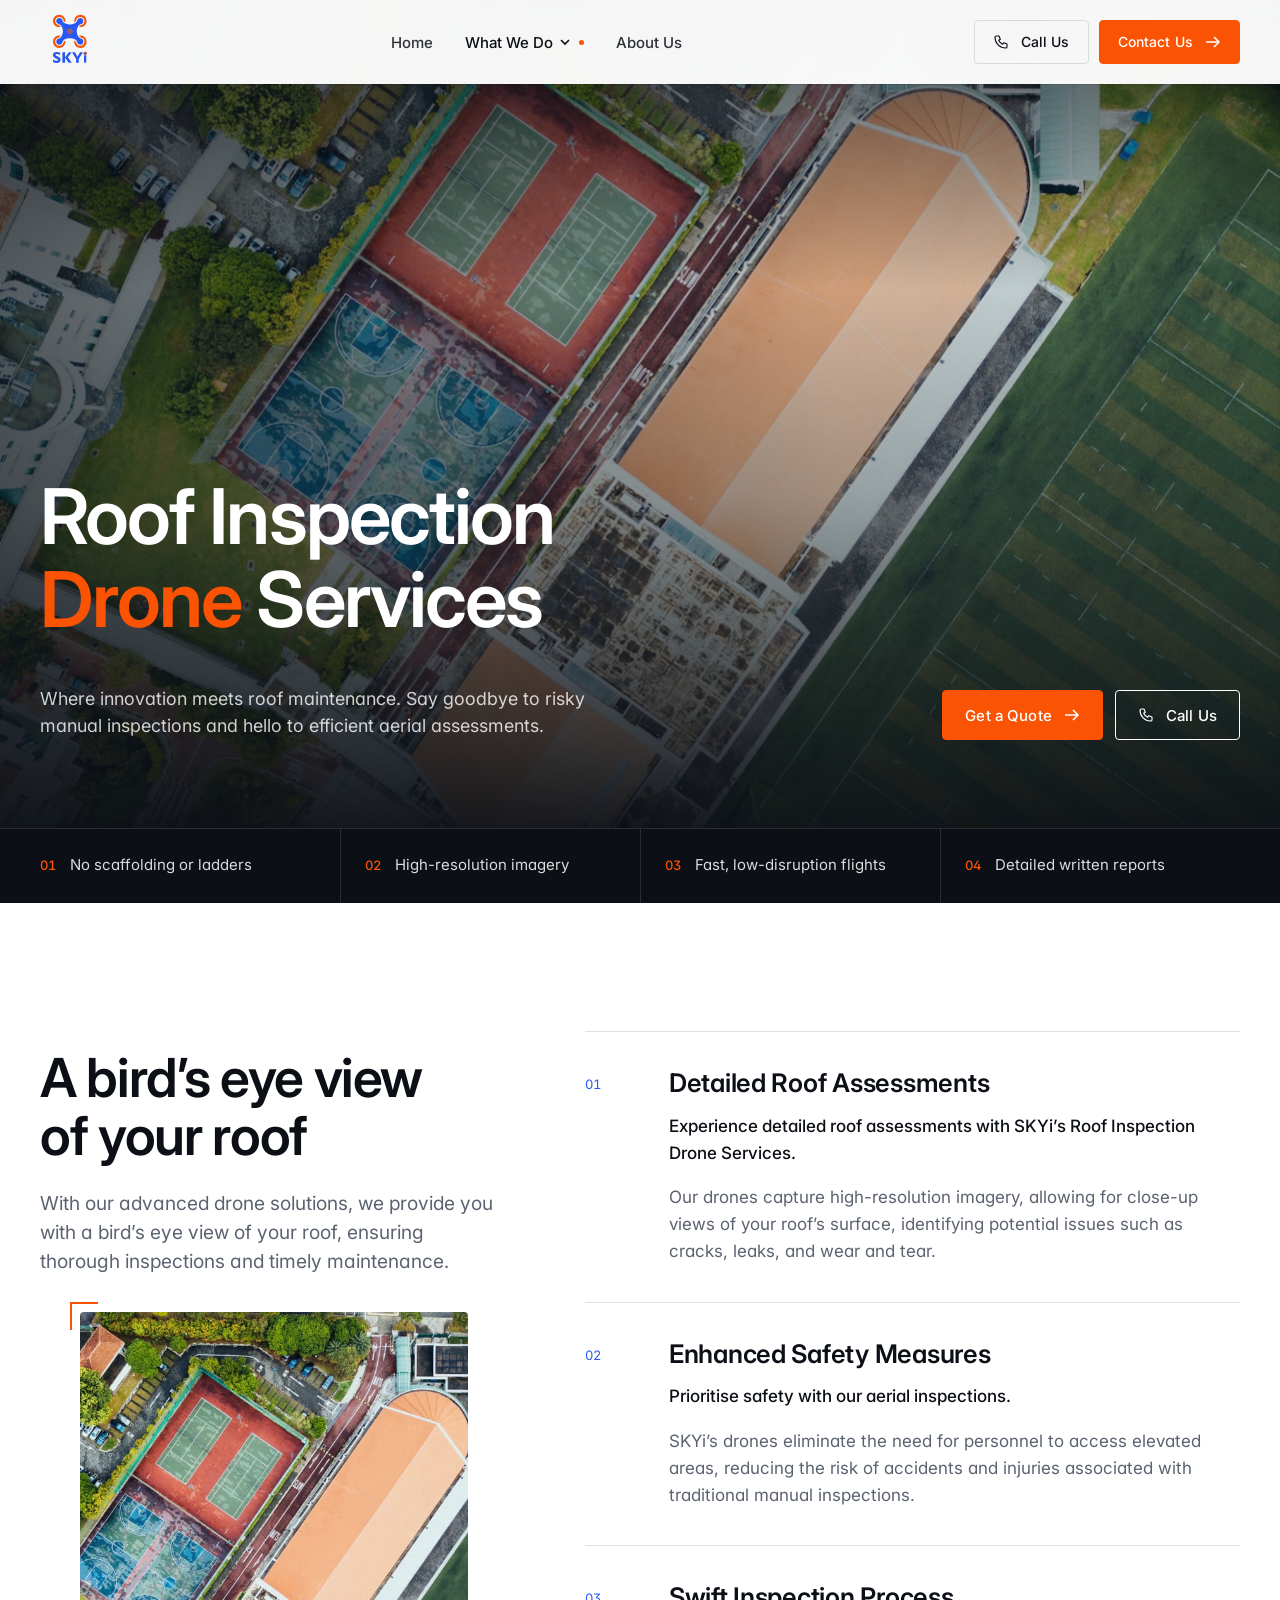
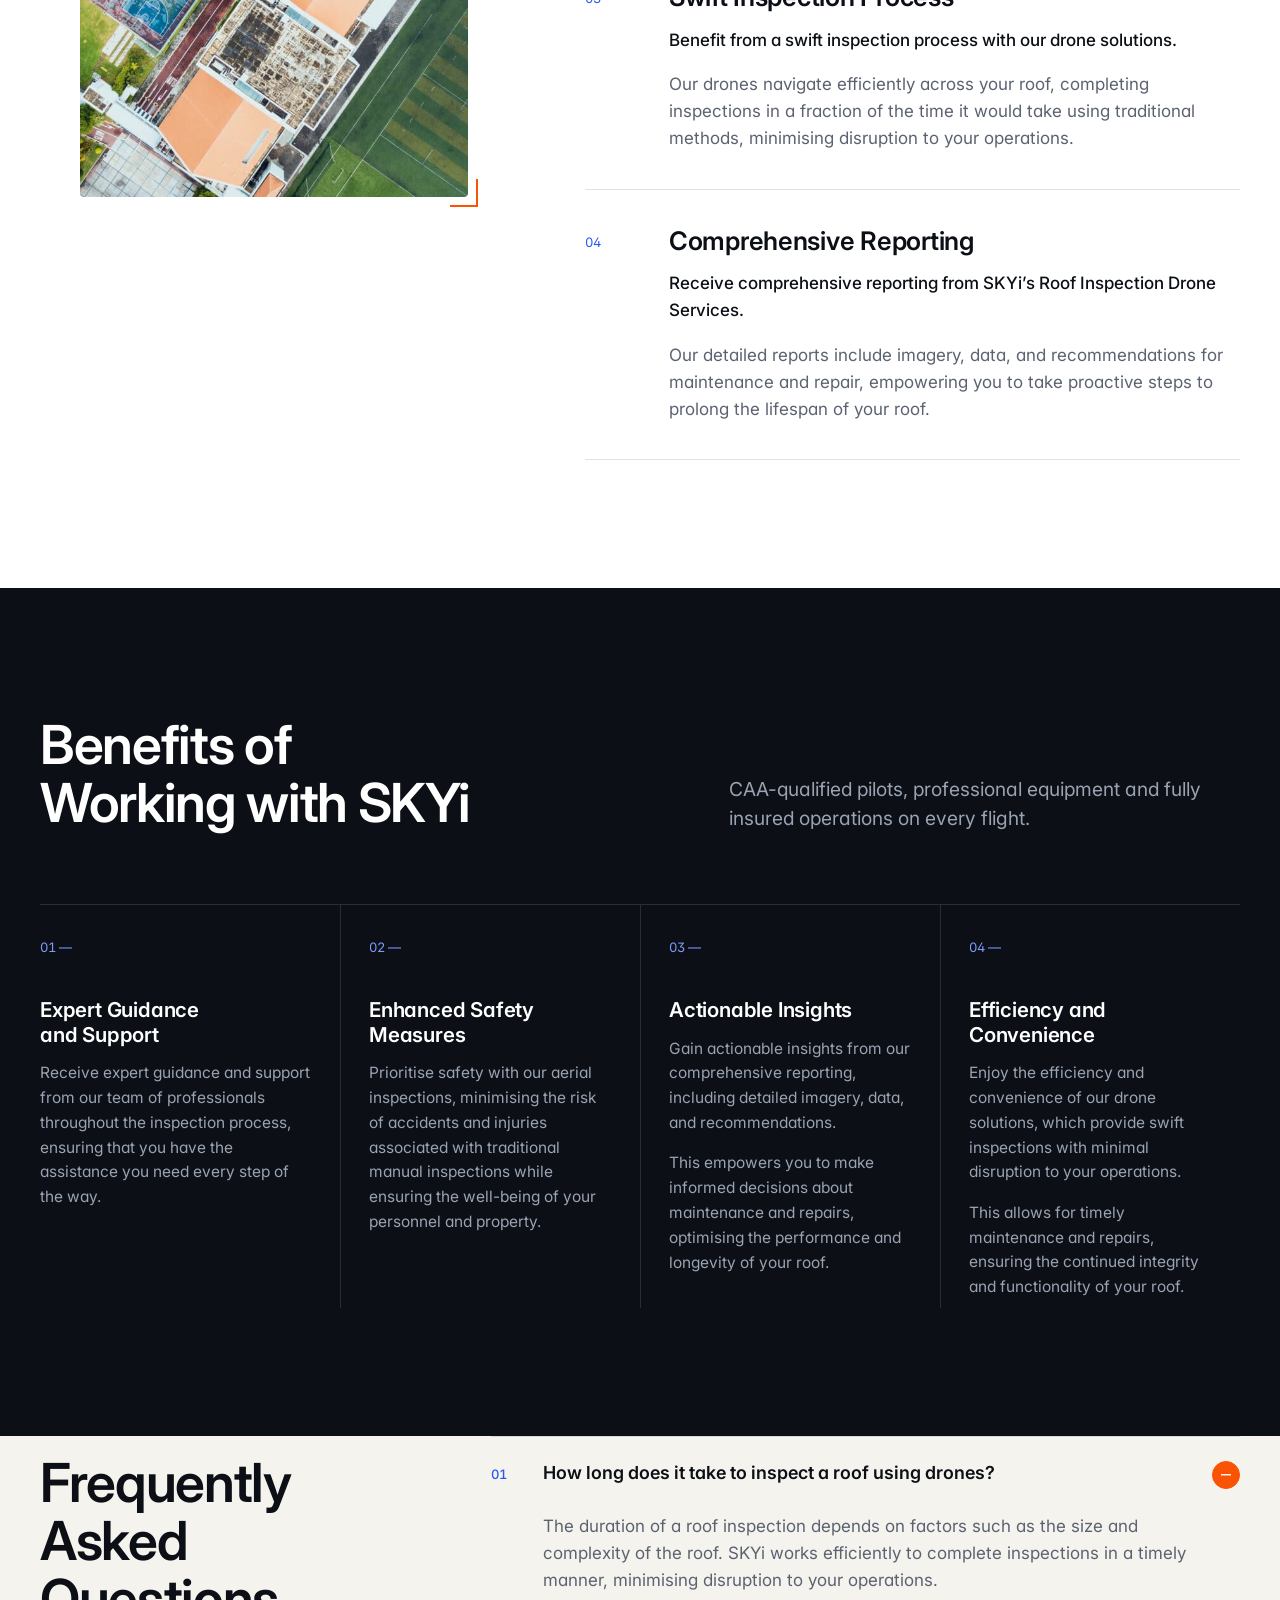
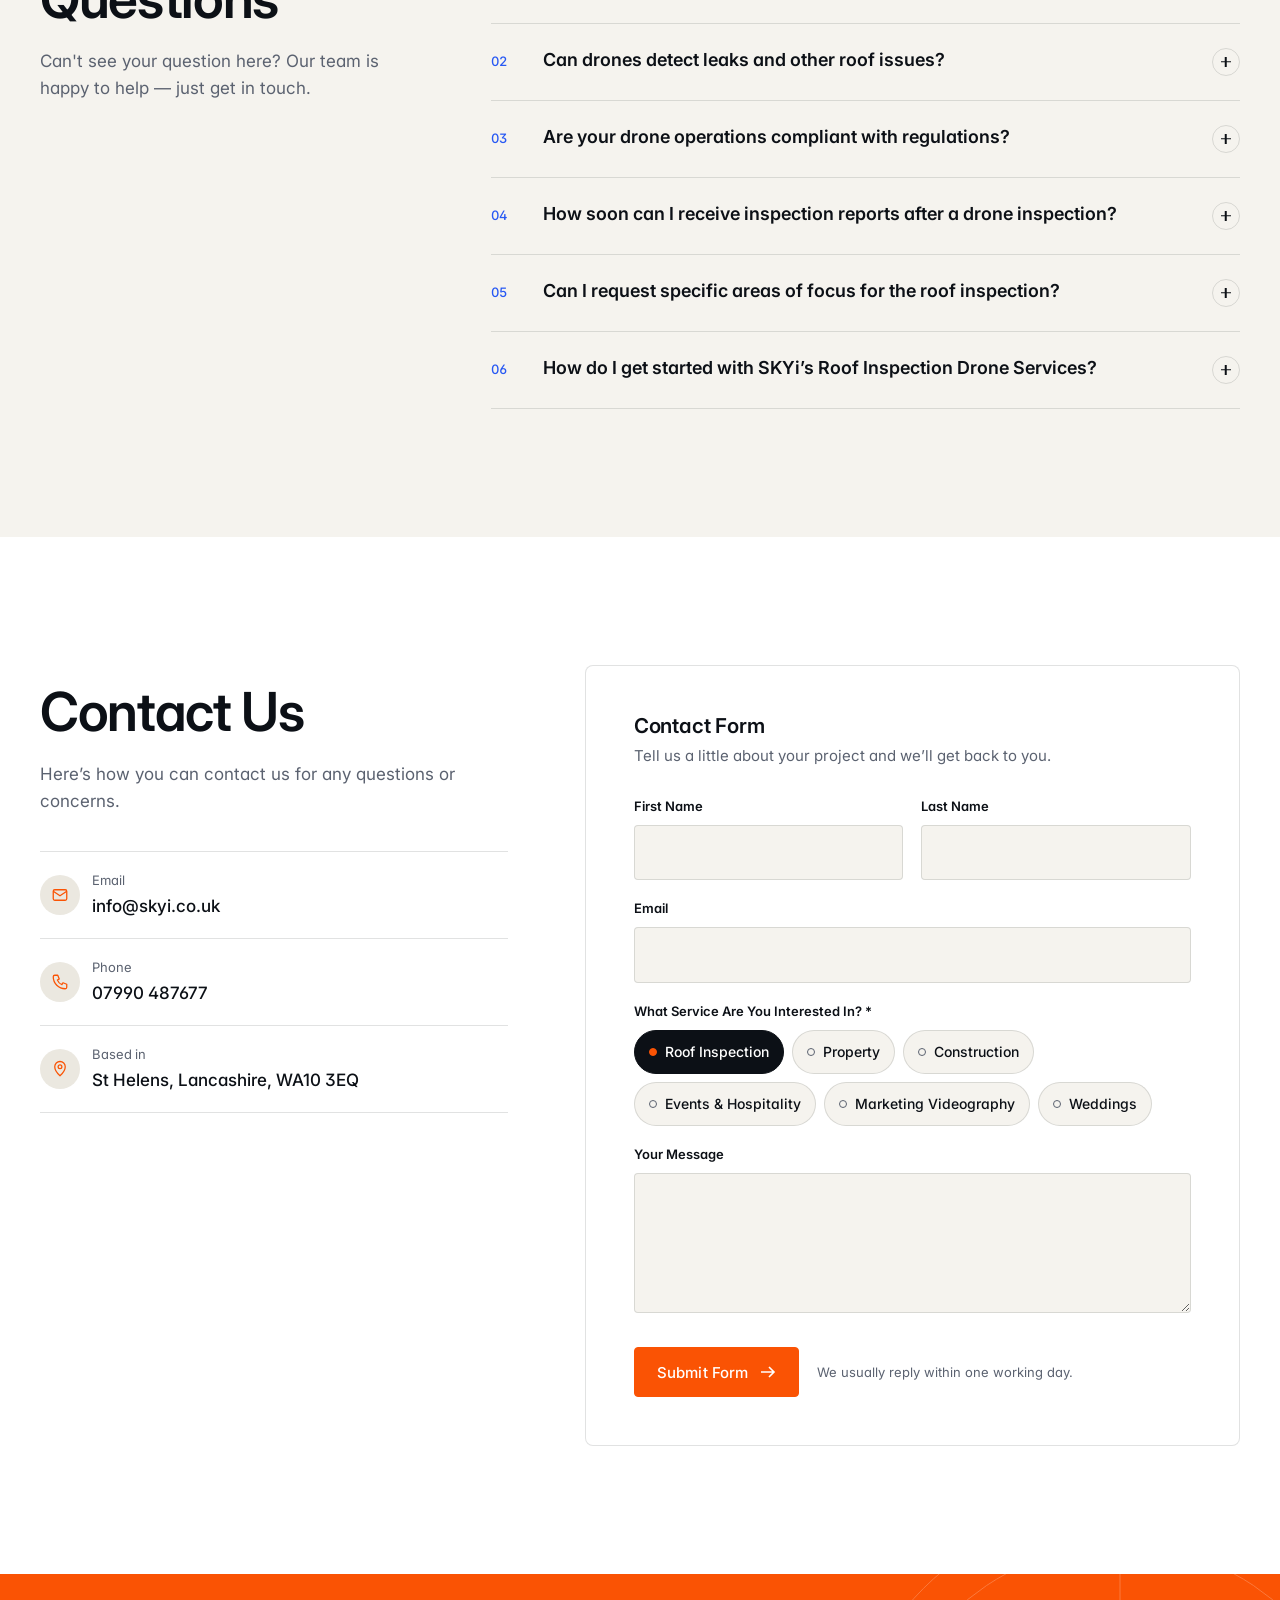
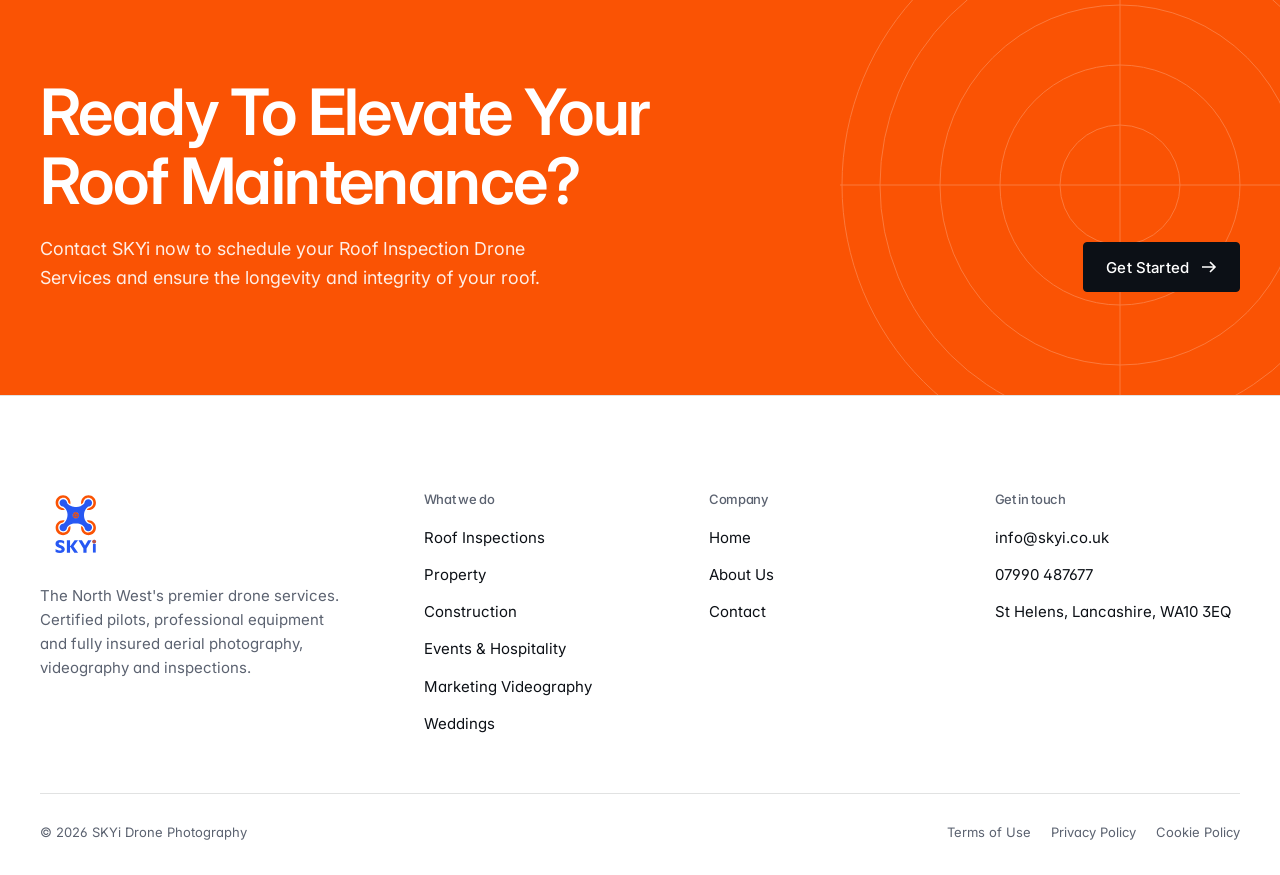
<file: roof-inspections/index.html>
<!doctype html>
<html lang="en-GB">
<head>
<meta charset="utf-8">
<meta name="viewport" content="width=device-width, initial-scale=1">
<title>Revolutionize Roof Maintenance with SKYi&#x27;s Drone Inspection Services</title>
<meta name="description" content="Revolutionize your roof maintenance with SKYi&#x27;s Roof Inspection Drone Services. Safe, efficient, and accurate assessments providing detailed reports for proactive maintenance.">
<meta name="theme-color" content="#0c1016">
<link rel="icon" href="../assets/logo.svg" type="image/svg+xml">
<link rel="preconnect" href="https://fonts.googleapis.com">
<link rel="preconnect" href="https://fonts.gstatic.com" crossorigin>
<link href="https://fonts.googleapis.com/css2?family=Inter:opsz,wght@14..32,300..700&display=swap" rel="stylesheet">
<link rel="stylesheet" href="../assets/site.css">
</head>
<body>
<a class="skip" href="#main">Skip to content</a>
<header class="site-header">
  <div class="wrap bar">
    <a class="brand" href="../" aria-label="SKYi Drone Photography — home">
      <img src="../assets/logo.svg" alt="SKYi" width="60" height="60">
    </a>
    <nav class="nav" id="site-nav" aria-label="Main">
      <a href="../">Home</a>
      <div class="drop current">
        <button type="button" aria-expanded="false" aria-haspopup="true">What We Do <svg viewBox="0 0 12 12" fill="none" aria-hidden="true"><path d="m2 4 4 4 4-4" stroke="currentColor" stroke-width="1.6"/></svg></button>
        <div class="drop-panel"><a href="../roof-inspections/" aria-current=page><span class="n">01</span><img class="thumb" src="../assets/img/roof.jpg" alt="" loading="lazy"><strong>Roof Inspections</strong><small>Safe, fast aerial roof assessments with full reporting.</small></a><a href="../property-drone-services/"><span class="n">02</span><img class="thumb" src="../assets/img/property.jpg" alt="" loading="lazy"><strong>Property</strong><small>Inspections, aerial photography and walkthrough video.</small></a><a href="../drone-construction-survey/"><span class="n">03</span><img class="thumb" src="../assets/img/construction.jpg" alt="" loading="lazy"><strong>Construction</strong><small>Surveys, mapping and progress monitoring on site.</small></a><a href="../events-hospitality/"><span class="n">04</span><img class="thumb" src="../assets/img/events.jpg" alt="" loading="lazy"><strong>Events &amp; Hospitality</strong><small>Aerial event coverage and venue showcases.</small></a><a href="../drone-filming-videography-north-west/"><span class="n">05</span><img class="thumb" src="../assets/img/dji-site.jpg" alt="" loading="lazy"><strong>Marketing Videography</strong><small>Brand films and aerial content that sells.</small></a><a href="../weddings/"><span class="n">06</span><img class="thumb" src="../assets/img/wedding-champagne.jpg" alt="" loading="lazy"><strong>Weddings</strong><small>Cinematic aerial films of your special day.</small></a></div>
      </div>
      <a href="../about-us-drone-photography/">About Us</a>
      <a class="nav-contact" href="../aerial-drone-photgraphy-north-west/">Contact</a>
      <div class="mobile-cta">
        <a class="btn" href="../aerial-drone-photgraphy-north-west/">Get a Quote <svg viewBox="0 0 16 16" fill="none" aria-hidden="true"><path d="M1 8h13M9 3l5 5-5 5" stroke="currentColor" stroke-width="1.6"/></svg></a>
        <a class="btn ghost" href="tel:+447990487677">Call us</a>
        <a class="mail" href="mailto:info@skyi.co.uk">info@skyi.co.uk</a>
      </div>
    </nav>
    <div class="header-cta">
      <a class="btn ghost" href="tel:+447990487677" aria-label="Call us on 07990 487677"><svg viewBox="0 0 24 24" fill="none" aria-hidden="true"><path d="M5 3h4l2 5-2.5 1.5a11 11 0 0 0 6 6L16 13l5 2v4a2 2 0 0 1-2 2A16 16 0 0 1 3 5a2 2 0 0 1 2-2" stroke="currentColor" stroke-width="1.7" stroke-linejoin="round"/></svg> Call Us</a>
      <a class="btn" href="../aerial-drone-photgraphy-north-west/">Contact Us <svg viewBox="0 0 16 16" fill="none" aria-hidden="true"><path d="M1 8h13M9 3l5 5-5 5" stroke="currentColor" stroke-width="1.6"/></svg></a>
      <button class="menu-toggle" type="button" aria-expanded="false" aria-controls="site-nav"><span class="t-open">Menu</span><span class="t-close">Close</span><span class="bars" aria-hidden="true"><i></i><i></i></span></button>
    </div>
  </div>
</header>
<main id="main">

<section class="hero">
  <div class="hero-media"><img src="../assets/img/roof.jpg" alt="" fetchpriority="high"></div>
  <div class="wrap hero-inner">
    <h1>Roof Inspection <em>Drone</em> Services</h1>
    <div class="hero-foot">
      <p>Where innovation meets roof maintenance. Say goodbye to risky manual inspections and hello to efficient aerial assessments.</p>
      <div class="hero-actions">
        <a class="btn" href="#contact">Get a Quote <svg viewBox="0 0 16 16" fill="none" aria-hidden="true"><path d="M1 8h13M9 3l5 5-5 5" stroke="currentColor" stroke-width="1.6"/></svg></a>
        <a class="btn ghost" href="tel:+447990487677" aria-label="Call us on 07990 487677"><svg viewBox="0 0 24 24" fill="none" aria-hidden="true"><path d="M5 3h4l2 5-2.5 1.5a11 11 0 0 0 6 6L16 13l5 2v4a2 2 0 0 1-2 2A16 16 0 0 1 3 5a2 2 0 0 1 2-2" stroke="currentColor" stroke-width="1.7" stroke-linejoin="round"/></svg> Call Us</a>
      </div>
    </div>
  </div>
</section>
<div class="strip"><div class="wrap"><ul><li><b>01</b>No scaffolding or ladders</li><li><b>02</b>High-resolution imagery</li><li><b>03</b>Fast, low-disruption flights</li><li><b>04</b>Detailed written reports</li></ul></div></div>
<section class="section white">
  <div class="wrap expertise">
    <div class="sticky reveal">
      <h2>A bird’s eye view of your roof</h2>
      <p class="lede">With our advanced drone solutions, we provide you with a bird’s eye view of your roof, ensuring thorough inspections and timely maintenance.</p>
      <figure class="frame ratio-45" style="margin-top:36px;margin-bottom:0"><img src="../assets/img/roof-detail.jpg" alt="" loading="lazy"></figure>
    </div>
    <div class="blocks"><div class="block reveal"><span class="n">01</span><div><h3>Detailed Roof Assessments</h3><p>Experience detailed roof assessments with SKYi’s Roof Inspection Drone Services.</p><p>Our drones capture high-resolution imagery, allowing for close-up views of your roof’s surface, identifying potential issues such as cracks, leaks, and wear and tear.</p></div></div><div class="block reveal"><span class="n">02</span><div><h3>Enhanced Safety Measures</h3><p>Prioritise safety with our aerial inspections.</p><p>SKYi’s drones eliminate the need for personnel to access elevated areas, reducing the risk of accidents and injuries associated with traditional manual inspections.</p></div></div><div class="block reveal"><span class="n">03</span><div><h3>Swift Inspection Process</h3><p>Benefit from a swift inspection process with our drone solutions.</p><p>Our drones navigate efficiently across your roof, completing inspections in a fraction of the time it would take using traditional methods, minimising disruption to your operations.</p></div></div><div class="block reveal"><span class="n">04</span><div><h3>Comprehensive Reporting</h3><p>Receive comprehensive reporting from SKYi’s Roof Inspection Drone Services.</p><p>Our detailed reports include imagery, data, and recommendations for maintenance and repair, empowering you to take proactive steps to prolong the lifespan of your roof.</p></div></div></div>
  </div>
</section>

<section class="section dark">
  <div class="wrap">
    <div class="head reveal">
      <div><h2>Benefits of Working with SKYi</h2></div>
      <p class="lede">CAA-qualified pilots, professional equipment and fully insured operations on every flight.</p>
    </div>
    <div class="benefits"><div class="benefit reveal"><span class="n">01 —</span><h3>Expert Guidance and Support</h3><p>Receive expert guidance and support from our team of professionals throughout the inspection process, ensuring that you have the assistance you need every step of the way.</p></div><div class="benefit reveal"><span class="n">02 —</span><h3>Enhanced Safety Measures</h3><p>Prioritise safety with our aerial inspections, minimising the risk of accidents and injuries associated with traditional manual inspections while ensuring the well-being of your personnel and property.</p></div><div class="benefit reveal"><span class="n">03 —</span><h3>Actionable Insights</h3><p>Gain actionable insights from our comprehensive reporting, including detailed imagery, data, and recommendations.</p><p>This empowers you to make informed decisions about maintenance and repairs, optimising the performance and longevity of your roof.</p></div><div class="benefit reveal"><span class="n">04 —</span><h3>Efficiency and Convenience</h3><p>Enjoy the efficiency and convenience of our drone solutions, which provide swift inspections with minimal disruption to your operations.</p><p>This allows for timely maintenance and repairs, ensuring the continued integrity and functionality of your roof.</p></div></div>
  </div>
</section>

<section class="section">
  <div class="wrap faq-wrap">
    <div class="head-col reveal">
      <h2>Frequently Asked Questions</h2>
      <p>Can't see your question here? Our team is happy to help — just get in touch.</p>
    </div>
    <div class="faq reveal"><details open>
  <summary><span class="n">01</span><span>How long does it take to inspect a roof using drones?</span><span class="pm" aria-hidden="true"></span></summary>
  <div class="ans"><p>The duration of a roof inspection depends on factors such as the size and complexity of the roof. SKYi works efficiently to complete inspections in a timely manner, minimising disruption to your operations.</p></div>
</details><details>
  <summary><span class="n">02</span><span>Can drones detect leaks and other roof issues?</span><span class="pm" aria-hidden="true"></span></summary>
  <div class="ans"><p>Yes, SKYi’s drones are equipped with high-resolution cameras and sensors capable of detecting leaks, cracks, and other roof issues during inspections.</p></div>
</details><details>
  <summary><span class="n">03</span><span>Are your drone operations compliant with regulations?</span><span class="pm" aria-hidden="true"></span></summary>
  <div class="ans"><p>Yes, SKYi adheres to all regulations and guidelines governing drone operations, ensuring compliance and safety at all times. Our team plans flights with minimal disruption, and we ensure that our operations integrate seamlessly with your project.</p></div>
</details><details>
  <summary><span class="n">04</span><span>How soon can I receive inspection reports after a drone inspection?</span><span class="pm" aria-hidden="true"></span></summary>
  <div class="ans"><p>SKYi strives to deliver inspection reports promptly following the completion of drone inspections. The timeframe may vary depending on the scope of the inspection and the level of analysis required.</p></div>
</details><details>
  <summary><span class="n">05</span><span>Can I request specific areas of focus for the roof inspection?</span><span class="pm" aria-hidden="true"></span></summary>
  <div class="ans"><p>Absolutely! SKYi tailors our roof inspection services to meet your specific needs and priorities. You can discuss your requirements with our team, and we’ll ensure that the inspection covers the areas of interest.</p></div>
</details><details>
  <summary><span class="n">06</span><span>How do I get started with SKYi’s Roof Inspection Drone Services?</span><span class="pm" aria-hidden="true"></span></summary>
  <div class="ans"><p>Simply contact our team, and we’ll guide you through the process of scheduling a roof inspection. We’ll discuss your needs, arrange a convenient time for the inspection, and ensure that you receive comprehensive reporting and analysis afterward.</p></div>
</details></div>
  </div>
</section>

<section class="section white" id="contact">
  <div class="wrap contact">
    <div class="info reveal">
      <h2>Contact Us</h2>
      <p>Here’s how you can contact us for any questions or concerns.</p>
      <ul class="details">
        <li><a href="mailto:info@skyi.co.uk"><span class="ic"><svg viewBox="0 0 24 24" fill="none" aria-hidden="true"><rect x="3" y="5" width="18" height="14" rx="2" stroke="currentColor" stroke-width="1.7"/><path d="m3 7 9 6 9-6" stroke="currentColor" stroke-width="1.7"/></svg></span><span><small>Email</small>info@skyi.co.uk</span></a></li>
        <li><a href="tel:+447990487677"><span class="ic"><svg viewBox="0 0 24 24" fill="none" aria-hidden="true"><path d="M5 3h4l2 5-2.5 1.5a11 11 0 0 0 6 6L16 13l5 2v4a2 2 0 0 1-2 2A16 16 0 0 1 3 5a2 2 0 0 1 2-2" stroke="currentColor" stroke-width="1.7" stroke-linejoin="round"/></svg></span><span><small>Phone</small>07990 487677</span></a></li>
        <li><div><span class="ic"><svg viewBox="0 0 24 24" fill="none" aria-hidden="true"><path d="M12 21s7-6.2 7-12a7 7 0 1 0-14 0c0 5.8 7 12 7 12Z" stroke="currentColor" stroke-width="1.7"/><circle cx="12" cy="9" r="2.5" stroke="currentColor" stroke-width="1.7"/></svg></span><span><small>Based in</small>St Helens, Lancashire, WA10 3EQ</span></div></li>
      </ul>
    </div>
    <form class="form reveal" data-contact novalidate>
      <h3>Contact Form</h3>
      <p>Tell us a little about your project and we’ll get back to you.</p>
      <div class="fields">
        <div class="field"><label for="fn">First Name</label><input id="fn" name="first_name" autocomplete="given-name"></div>
        <div class="field"><label for="ln">Last Name</label><input id="ln" name="last_name" autocomplete="family-name"></div>
        <div class="field full"><label for="em">Email</label><input id="em" name="email" type="email" autocomplete="email"></div>
        <fieldset class="field full"><legend>What Service Are You Interested In? *</legend><div class="chips"><label><input type="radio" name="service" value="Roof Inspection" checked required><span>Roof Inspection</span></label><label><input type="radio" name="service" value="Property" required><span>Property</span></label><label><input type="radio" name="service" value="Construction" required><span>Construction</span></label><label><input type="radio" name="service" value="Events &amp; Hospitality" required><span>Events &amp; Hospitality</span></label><label><input type="radio" name="service" value="Marketing Videography" required><span>Marketing Videography</span></label><label><input type="radio" name="service" value="Weddings" required><span>Weddings</span></label></div></fieldset>
        <div class="field full"><label for="msg">Your Message</label><textarea id="msg" name="message"></textarea></div>
      </div>
      <div class="submit">
        <button class="btn" type="submit">Submit Form <svg viewBox="0 0 16 16" fill="none" aria-hidden="true"><path d="M1 8h13M9 3l5 5-5 5" stroke="currentColor" stroke-width="1.6"/></svg></button>
        <span class="note">We usually reply within one working day.</span>
      </div>
      <div class="form-msg" role="status" aria-live="polite"></div>
    </form>
  </div>
</section>

<section class="cta">
  <svg class="cta-rings" viewBox="0 0 560 560" fill="none" aria-hidden="true"><circle cx="280" cy="280" r="60" stroke="#fff" stroke-width="1"/><circle cx="280" cy="280" r="120" stroke="#fff" stroke-width="1"/><circle cx="280" cy="280" r="180" stroke="#fff" stroke-width="1"/><circle cx="280" cy="280" r="240" stroke="#fff" stroke-width="1"/><circle cx="280" cy="280" r="278" stroke="#fff" stroke-width="1"/><path d="M280 0v560M0 280h560" stroke="#fff" stroke-width="1"/></svg>
  <div class="wrap">
    <div class="reveal">
      <h2>Ready To Elevate Your Roof Maintenance?</h2>
      <p>Contact SKYi now to schedule your Roof Inspection Drone Services and ensure the longevity and integrity of your roof.</p>
    </div>
    <a class="btn reveal" href="../aerial-drone-photgraphy-north-west/">Get Started <svg viewBox="0 0 16 16" fill="none" aria-hidden="true"><path d="M1 8h13M9 3l5 5-5 5" stroke="currentColor" stroke-width="1.6"/></svg></a>
  </div>
</section>
</main>
<footer class="site-footer">
  <div class="wrap">
    <div class="foot-top">
      <div>
        <img src="../assets/logo.svg" alt="SKYi" width="72" height="72">
        <p>The North West's premier drone services. Certified pilots, professional equipment and fully insured aerial photography, videography and inspections.</p>
      </div>
      <div><h4>What we do</h4><ul><li><a href="../roof-inspections/">Roof Inspections</a></li><li><a href="../property-drone-services/">Property</a></li><li><a href="../drone-construction-survey/">Construction</a></li><li><a href="../events-hospitality/">Events &amp; Hospitality</a></li><li><a href="../drone-filming-videography-north-west/">Marketing Videography</a></li><li><a href="../weddings/">Weddings</a></li></ul></div>
      <div><h4>Company</h4><ul>
        <li><a href="../">Home</a></li>
        <li><a href="../about-us-drone-photography/">About Us</a></li>
        <li><a href="../aerial-drone-photgraphy-north-west/">Contact</a></li>
      </ul></div>
      <div><h4>Get in touch</h4><ul>
        <li><a href="mailto:info@skyi.co.uk">info@skyi.co.uk</a></li>
        <li><a href="tel:+447990487677">07990 487677</a></li>
        <li><a href="../aerial-drone-photgraphy-north-west/">St Helens, Lancashire, WA10 3EQ</a></li>
      </ul></div>
    </div>
    <div class="foot-bottom">
      <span>&copy; 2026 SKYi Drone Photography</span>
      <nav aria-label="Legal">
        <a href="../terms-of-use/">Terms of Use</a>
        <a href="../privacy-policy/">Privacy Policy</a>
        <a href="../cookie-privacy-policy/">Cookie Policy</a>
      </nav>
    </div>
  </div>
</footer>
<script src="../assets/site.js"></script>
</body>
</html>
</file>
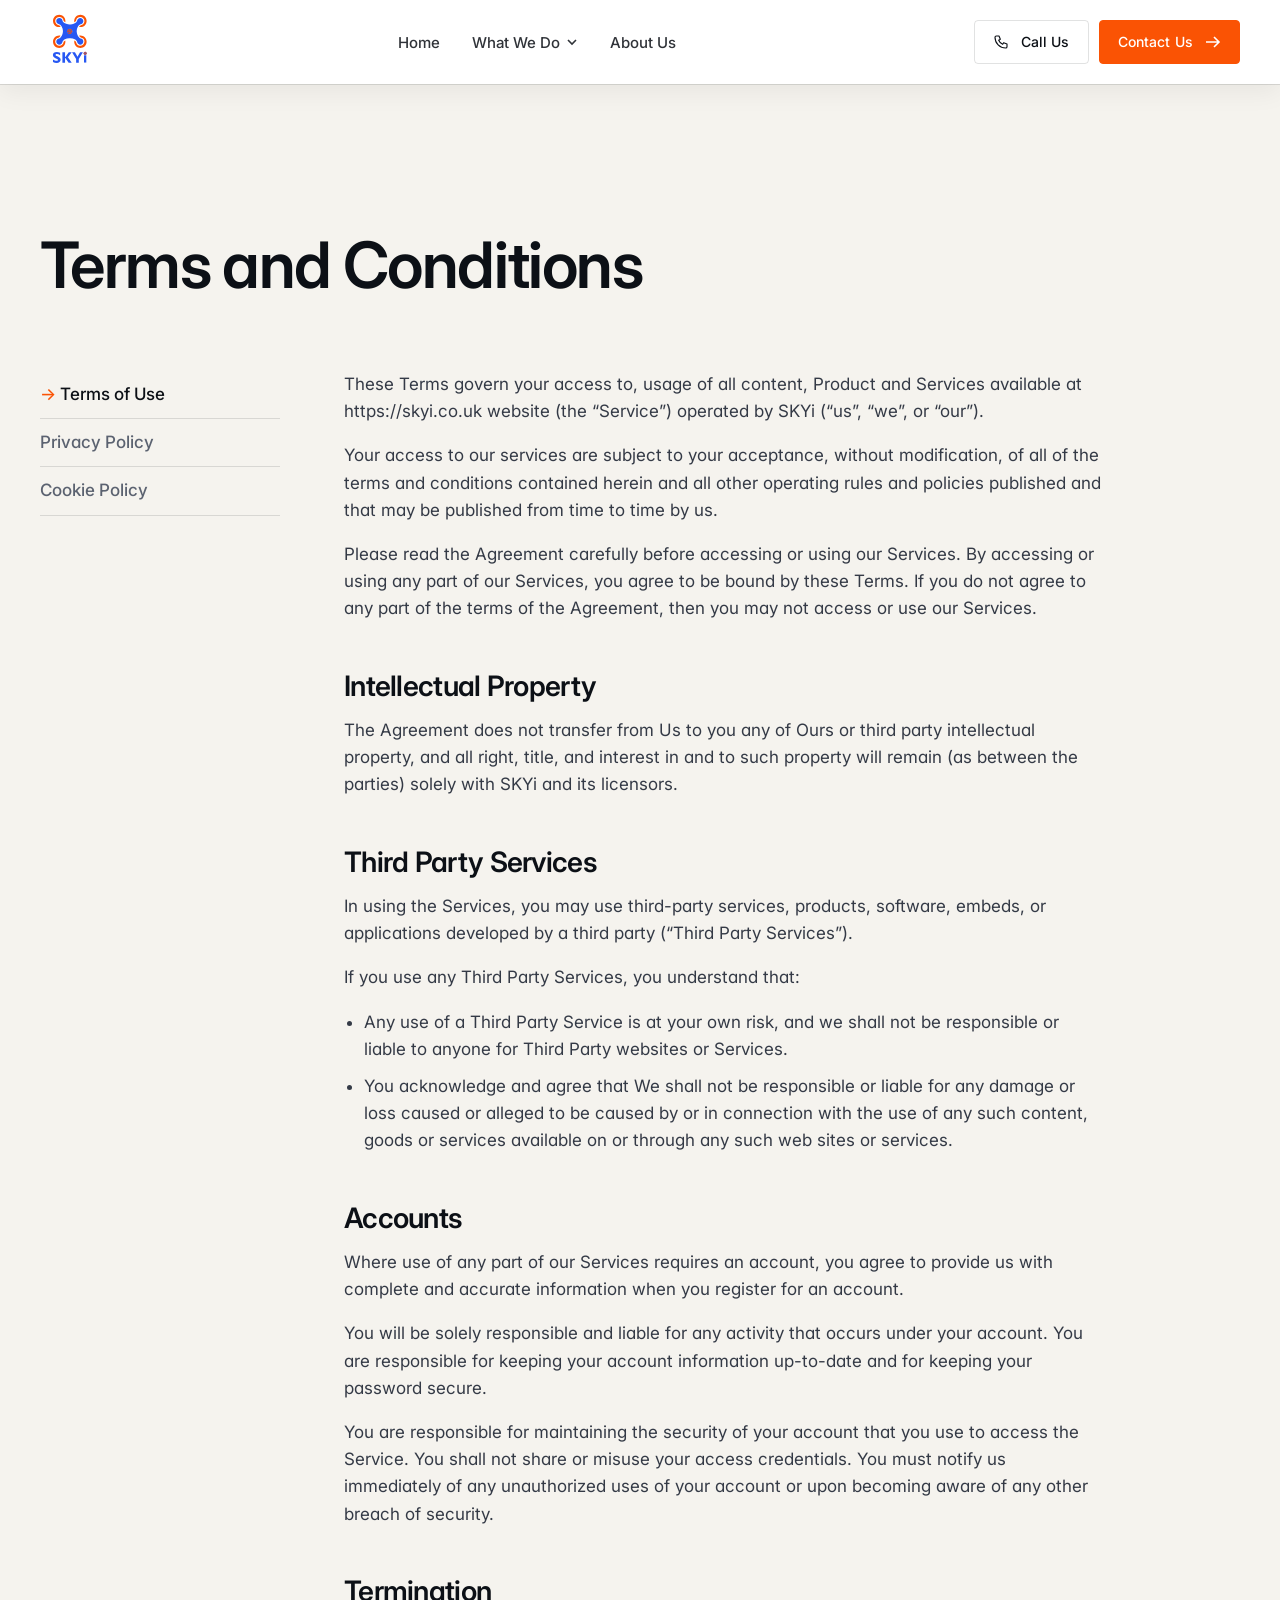
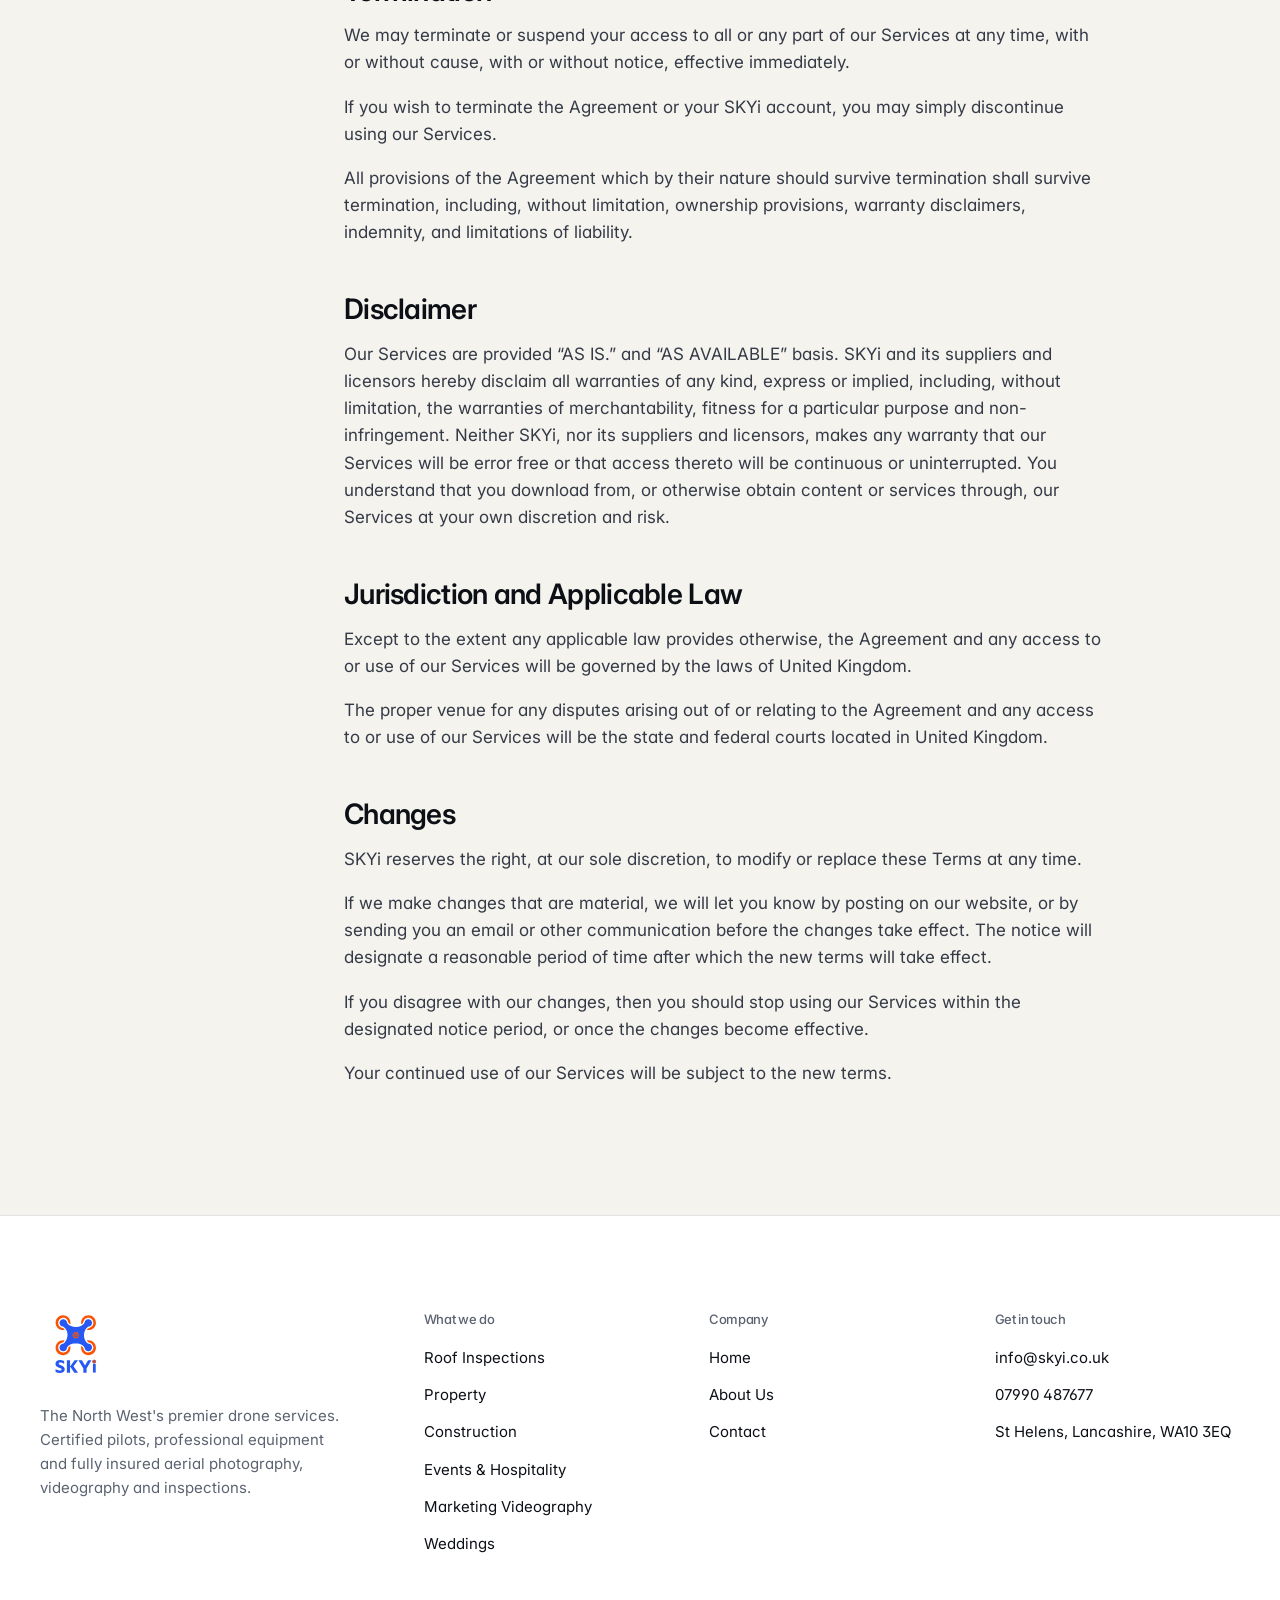
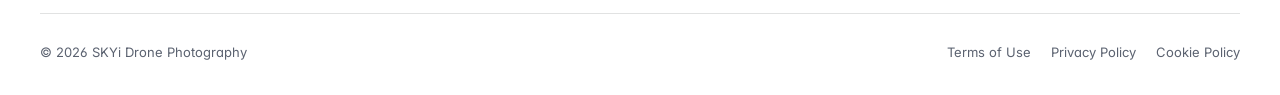
<file: terms-of-use/index.html>
<!doctype html>
<html lang="en-GB">
<head>
<meta charset="utf-8">
<meta name="viewport" content="width=device-width, initial-scale=1">
<title>Access SKYi Services: Comprehend Our Terms &amp; Conditions</title>
<meta name="description" content="SKYi terms and conditions.">
<meta name="theme-color" content="#0c1016">
<link rel="icon" href="../assets/logo.svg" type="image/svg+xml">
<link rel="preconnect" href="https://fonts.googleapis.com">
<link rel="preconnect" href="https://fonts.gstatic.com" crossorigin>
<link href="https://fonts.googleapis.com/css2?family=Inter:opsz,wght@14..32,300..700&display=swap" rel="stylesheet">
<link rel="stylesheet" href="../assets/site.css">
</head>
<body>
<a class="skip" href="#main">Skip to content</a>
<header class="site-header solid">
  <div class="wrap bar">
    <a class="brand" href="../" aria-label="SKYi Drone Photography — home">
      <img src="../assets/logo.svg" alt="SKYi" width="60" height="60">
    </a>
    <nav class="nav" id="site-nav" aria-label="Main">
      <a href="../">Home</a>
      <div class="drop">
        <button type="button" aria-expanded="false" aria-haspopup="true">What We Do <svg viewBox="0 0 12 12" fill="none" aria-hidden="true"><path d="m2 4 4 4 4-4" stroke="currentColor" stroke-width="1.6"/></svg></button>
        <div class="drop-panel"><a href="../roof-inspections/"><span class="n">01</span><img class="thumb" src="../assets/img/roof.jpg" alt="" loading="lazy"><strong>Roof Inspections</strong><small>Safe, fast aerial roof assessments with full reporting.</small></a><a href="../property-drone-services/"><span class="n">02</span><img class="thumb" src="../assets/img/property.jpg" alt="" loading="lazy"><strong>Property</strong><small>Inspections, aerial photography and walkthrough video.</small></a><a href="../drone-construction-survey/"><span class="n">03</span><img class="thumb" src="../assets/img/construction.jpg" alt="" loading="lazy"><strong>Construction</strong><small>Surveys, mapping and progress monitoring on site.</small></a><a href="../events-hospitality/"><span class="n">04</span><img class="thumb" src="../assets/img/events.jpg" alt="" loading="lazy"><strong>Events &amp; Hospitality</strong><small>Aerial event coverage and venue showcases.</small></a><a href="../drone-filming-videography-north-west/"><span class="n">05</span><img class="thumb" src="../assets/img/dji-site.jpg" alt="" loading="lazy"><strong>Marketing Videography</strong><small>Brand films and aerial content that sells.</small></a><a href="../weddings/"><span class="n">06</span><img class="thumb" src="../assets/img/wedding-champagne.jpg" alt="" loading="lazy"><strong>Weddings</strong><small>Cinematic aerial films of your special day.</small></a></div>
      </div>
      <a href="../about-us-drone-photography/">About Us</a>
      <a class="nav-contact" href="../aerial-drone-photgraphy-north-west/">Contact</a>
      <div class="mobile-cta">
        <a class="btn" href="../aerial-drone-photgraphy-north-west/">Get a Quote <svg viewBox="0 0 16 16" fill="none" aria-hidden="true"><path d="M1 8h13M9 3l5 5-5 5" stroke="currentColor" stroke-width="1.6"/></svg></a>
        <a class="btn ghost" href="tel:+447990487677">Call us</a>
        <a class="mail" href="mailto:info@skyi.co.uk">info@skyi.co.uk</a>
      </div>
    </nav>
    <div class="header-cta">
      <a class="btn ghost" href="tel:+447990487677" aria-label="Call us on 07990 487677"><svg viewBox="0 0 24 24" fill="none" aria-hidden="true"><path d="M5 3h4l2 5-2.5 1.5a11 11 0 0 0 6 6L16 13l5 2v4a2 2 0 0 1-2 2A16 16 0 0 1 3 5a2 2 0 0 1 2-2" stroke="currentColor" stroke-width="1.7" stroke-linejoin="round"/></svg> Call Us</a>
      <a class="btn" href="../aerial-drone-photgraphy-north-west/">Contact Us <svg viewBox="0 0 16 16" fill="none" aria-hidden="true"><path d="M1 8h13M9 3l5 5-5 5" stroke="currentColor" stroke-width="1.6"/></svg></a>
      <button class="menu-toggle" type="button" aria-expanded="false" aria-controls="site-nav"><span class="t-open">Menu</span><span class="t-close">Close</span><span class="bars" aria-hidden="true"><i></i><i></i></span></button>
    </div>
  </div>
</header>
<main id="main">

<section class="section" style="padding-top:calc(var(--section) + 84px)">
  <div class="wrap">
    <div class="head stack"><div><h1 style="font-size:clamp(2.4rem,5vw,4rem);margin-top:18px">Terms and Conditions</h1></div></div>
    <div class="legal-layout">
      <aside aria-label="Legal pages"><a href="../terms-of-use/" aria-current=page>Terms of Use</a><a href="../privacy-policy/">Privacy Policy</a><a href="../cookie-privacy-policy/">Cookie Policy</a></aside>
      <div class="prose">
<p>These Terms govern your access to, usage of all content, Product and Services available at https://skyi.co.uk website (the “Service”) operated by SKYi (“us”, “we”, or “our”).</p>
<p>Your access to our services are subject to your acceptance, without modification, of all of the terms and conditions contained herein and all other operating rules and policies published and that may be published from time to time by us.</p>
<p>Please read the Agreement carefully before accessing or using our Services. By accessing or using any part of our Services, you agree to be bound by these Terms. If you do not agree to any part of the terms of the Agreement, then you may not access or use our Services.</p>
<h2>Intellectual Property</h2>
<p>The Agreement does not transfer from Us to you any of Ours or third party intellectual property, and all right, title, and interest in and to such property will remain (as between the parties) solely with SKYi and its licensors.</p>
<h2>Third Party Services</h2>
<p>In using the Services, you may use third-party services, products, software, embeds, or applications developed by a third party (“Third Party Services”).</p>
<p>If you use any Third Party Services, you understand that:</p>
<ul>
<li>Any use of a Third Party Service is at your own risk, and we shall not be responsible or liable to anyone for Third Party websites or Services.</li>
<li>You acknowledge and agree that We shall not be responsible or liable for any damage or loss caused or alleged to be caused by or in connection with the use of any such content, goods or services available on or through any such web sites or services.</li>
</ul>
<h2>Accounts</h2>
<p>Where use of any part of our Services requires an account, you agree to provide us with complete and accurate information when you register for an account.</p>
<p>You will be solely responsible and liable for any activity that occurs under your account. You are responsible for keeping your account information up-to-date and for keeping your password secure.</p>
<p>You are responsible for maintaining the security of your account that you use to access the Service. You shall not share or misuse your access credentials. You must notify us immediately of any unauthorized uses of your account or upon becoming aware of any other breach of security.</p>
<h2>Termination</h2>
<p>We may terminate or suspend your access to all or any part of our Services at any time, with or without cause, with or without notice, effective immediately.</p>
<p>If you wish to terminate the Agreement or your SKYi account, you may simply discontinue using our Services.</p>
<p>All provisions of the Agreement which by their nature should survive termination shall survive termination, including, without limitation, ownership provisions, warranty disclaimers, indemnity, and limitations of liability.</p>
<h2>Disclaimer</h2>
<p>Our Services are provided “AS IS.” and “AS AVAILABLE” basis. SKYi and its suppliers and licensors hereby disclaim all warranties of any kind, express or implied, including, without limitation, the warranties of merchantability, fitness for a particular purpose and non-infringement. Neither SKYi, nor its suppliers and licensors, makes any warranty that our Services will be error free or that access thereto will be continuous or uninterrupted. You understand that you download from, or otherwise obtain content or services through, our Services at your own discretion and risk.</p>
<h2>Jurisdiction and Applicable Law</h2>
<p>Except to the extent any applicable law provides otherwise, the Agreement and any access to or use of our Services will be governed by the laws of United Kingdom.</p>
<p>The proper venue for any disputes arising out of or relating to the Agreement and any access to or use of our Services will be the state and federal courts located in United Kingdom.</p>
<h2>Changes</h2>
<p>SKYi reserves the right, at our sole discretion, to modify or replace these Terms at any time.</p>
<p>If we make changes that are material, we will let you know by posting on our website, or by sending you an email or other communication before the changes take effect. The notice will designate a reasonable period of time after which the new terms will take effect.</p>
<p>If you disagree with our changes, then you should stop using our Services within the designated notice period, or once the changes become effective.</p>
<p>Your continued use of our Services will be subject to the new terms.</p>
</div>
    </div>
  </div>
</section>
</main>
<footer class="site-footer">
  <div class="wrap">
    <div class="foot-top">
      <div>
        <img src="../assets/logo.svg" alt="SKYi" width="72" height="72">
        <p>The North West's premier drone services. Certified pilots, professional equipment and fully insured aerial photography, videography and inspections.</p>
      </div>
      <div><h4>What we do</h4><ul><li><a href="../roof-inspections/">Roof Inspections</a></li><li><a href="../property-drone-services/">Property</a></li><li><a href="../drone-construction-survey/">Construction</a></li><li><a href="../events-hospitality/">Events &amp; Hospitality</a></li><li><a href="../drone-filming-videography-north-west/">Marketing Videography</a></li><li><a href="../weddings/">Weddings</a></li></ul></div>
      <div><h4>Company</h4><ul>
        <li><a href="../">Home</a></li>
        <li><a href="../about-us-drone-photography/">About Us</a></li>
        <li><a href="../aerial-drone-photgraphy-north-west/">Contact</a></li>
      </ul></div>
      <div><h4>Get in touch</h4><ul>
        <li><a href="mailto:info@skyi.co.uk">info@skyi.co.uk</a></li>
        <li><a href="tel:+447990487677">07990 487677</a></li>
        <li><a href="../aerial-drone-photgraphy-north-west/">St Helens, Lancashire, WA10 3EQ</a></li>
      </ul></div>
    </div>
    <div class="foot-bottom">
      <span>&copy; 2026 SKYi Drone Photography</span>
      <nav aria-label="Legal">
        <a href="../terms-of-use/">Terms of Use</a>
        <a href="../privacy-policy/">Privacy Policy</a>
        <a href="../cookie-privacy-policy/">Cookie Policy</a>
      </nav>
    </div>
  </div>
</footer>
<script src="../assets/site.js"></script>
</body>
</html>
</file>
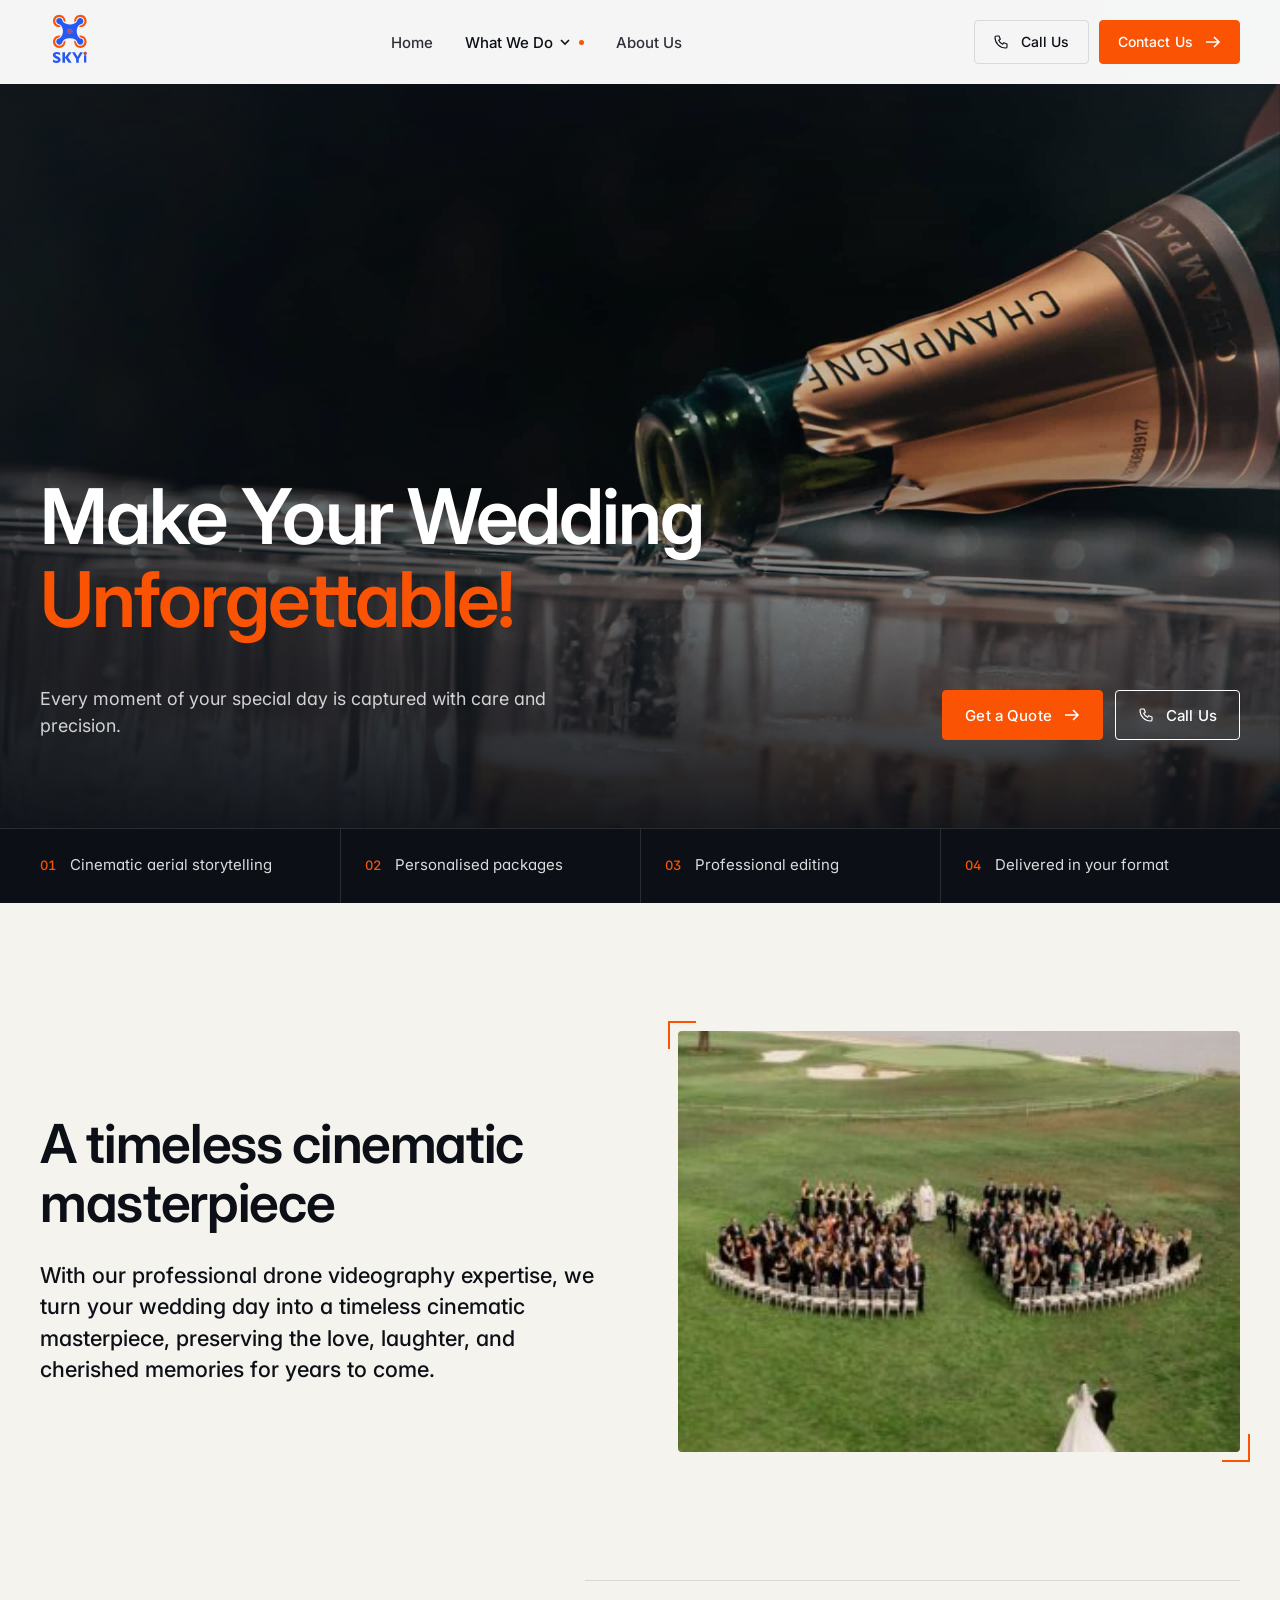
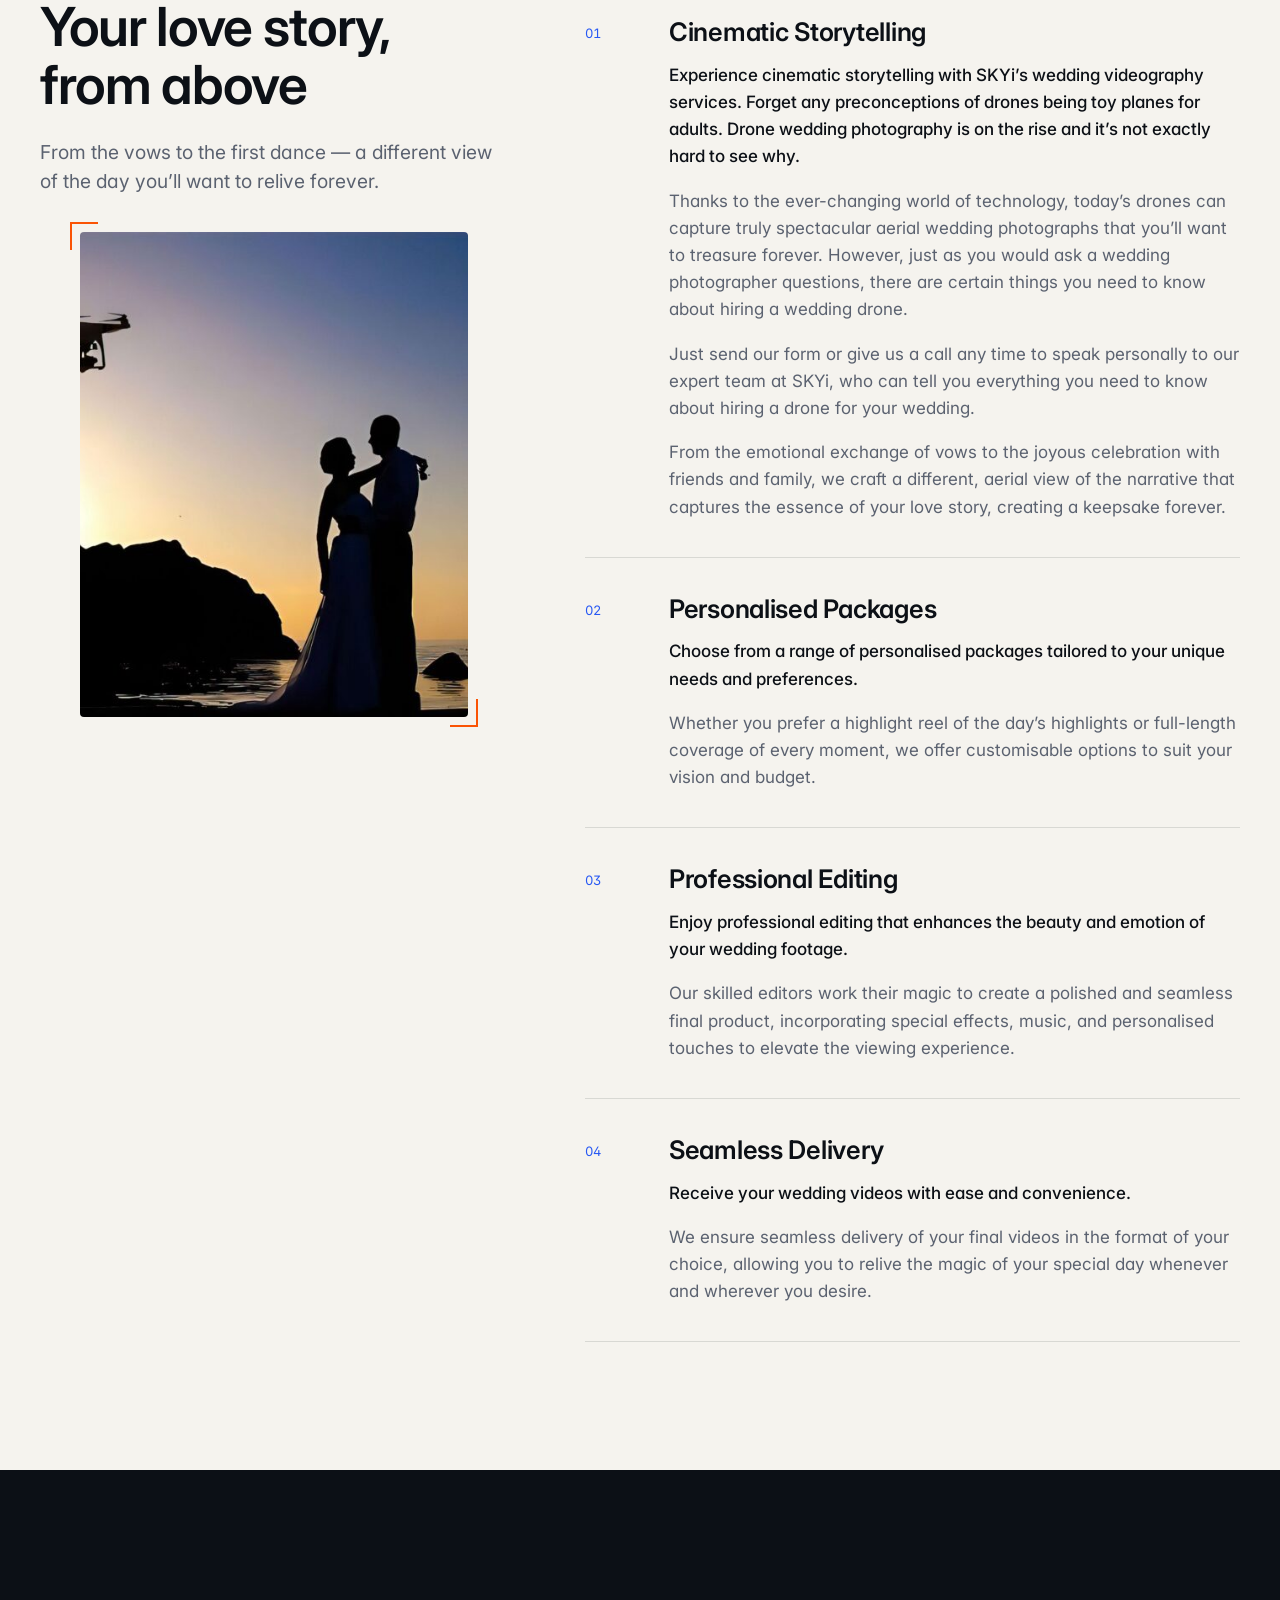
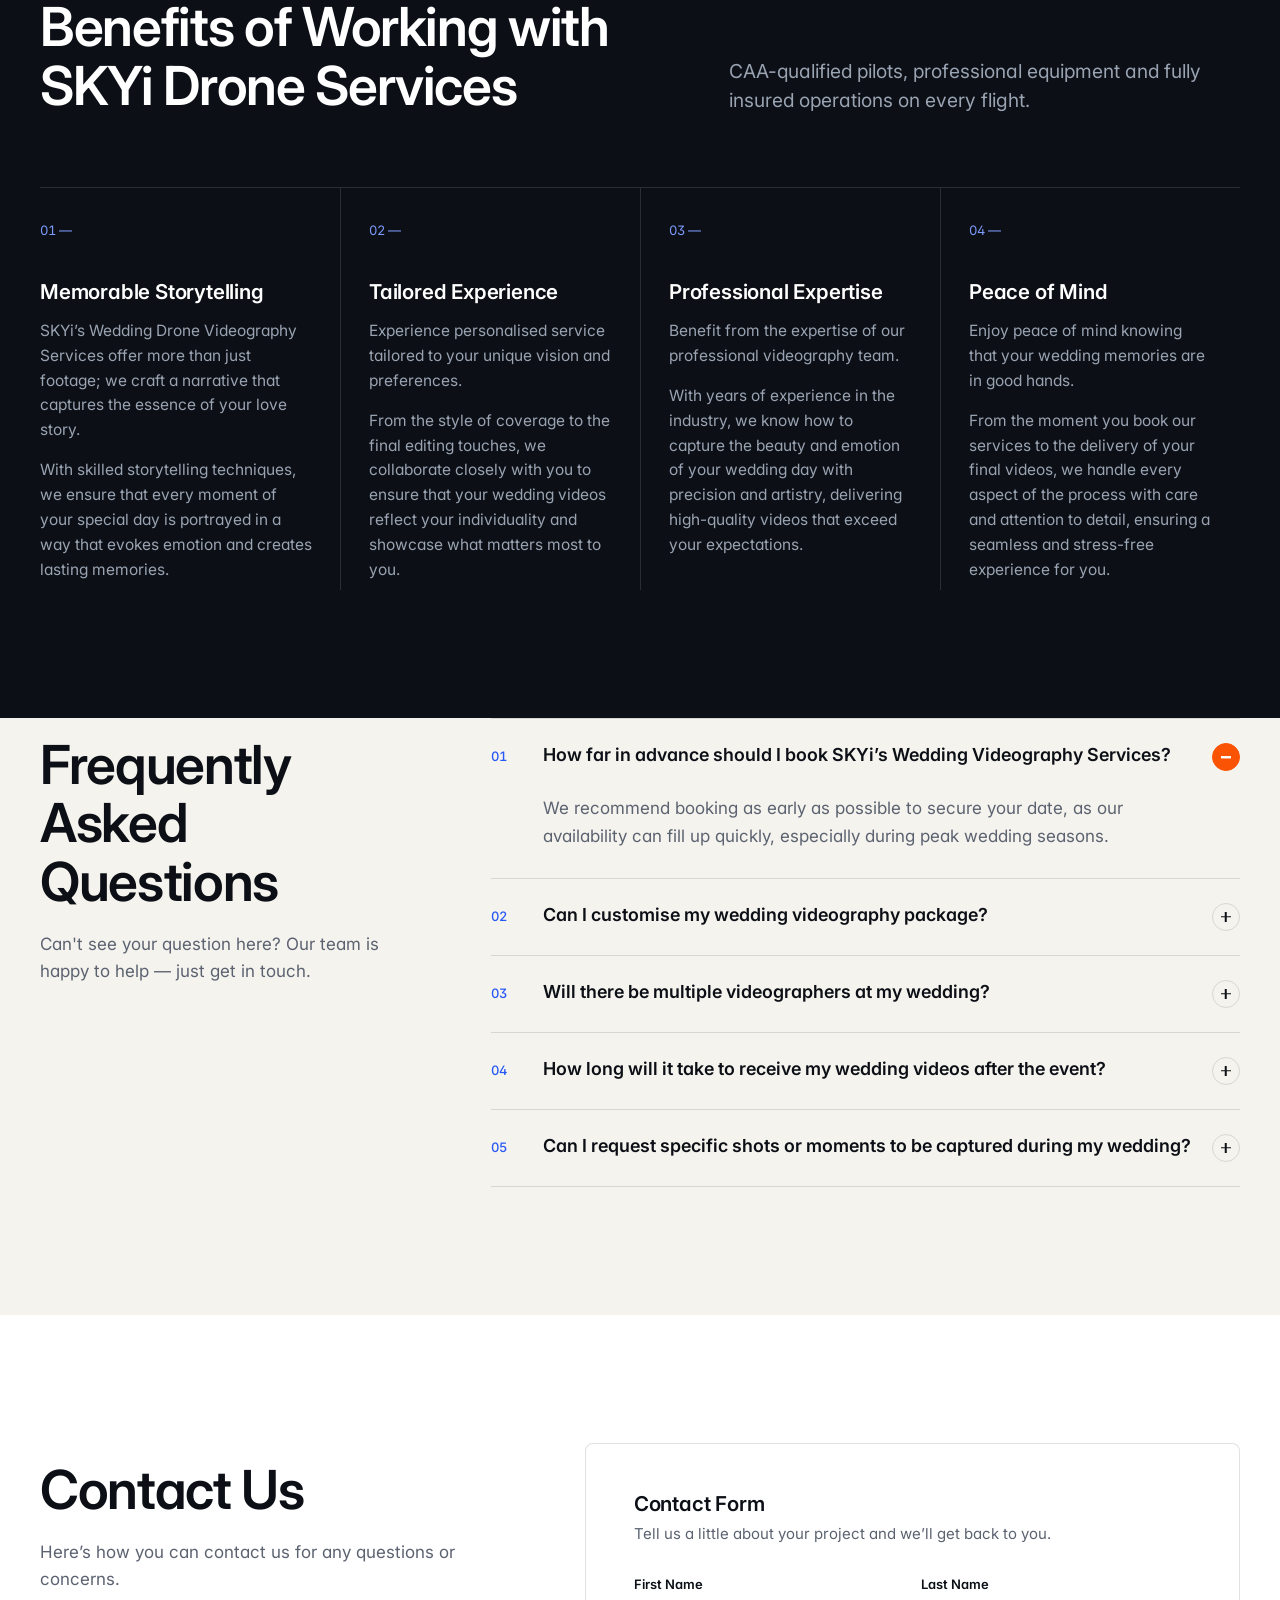
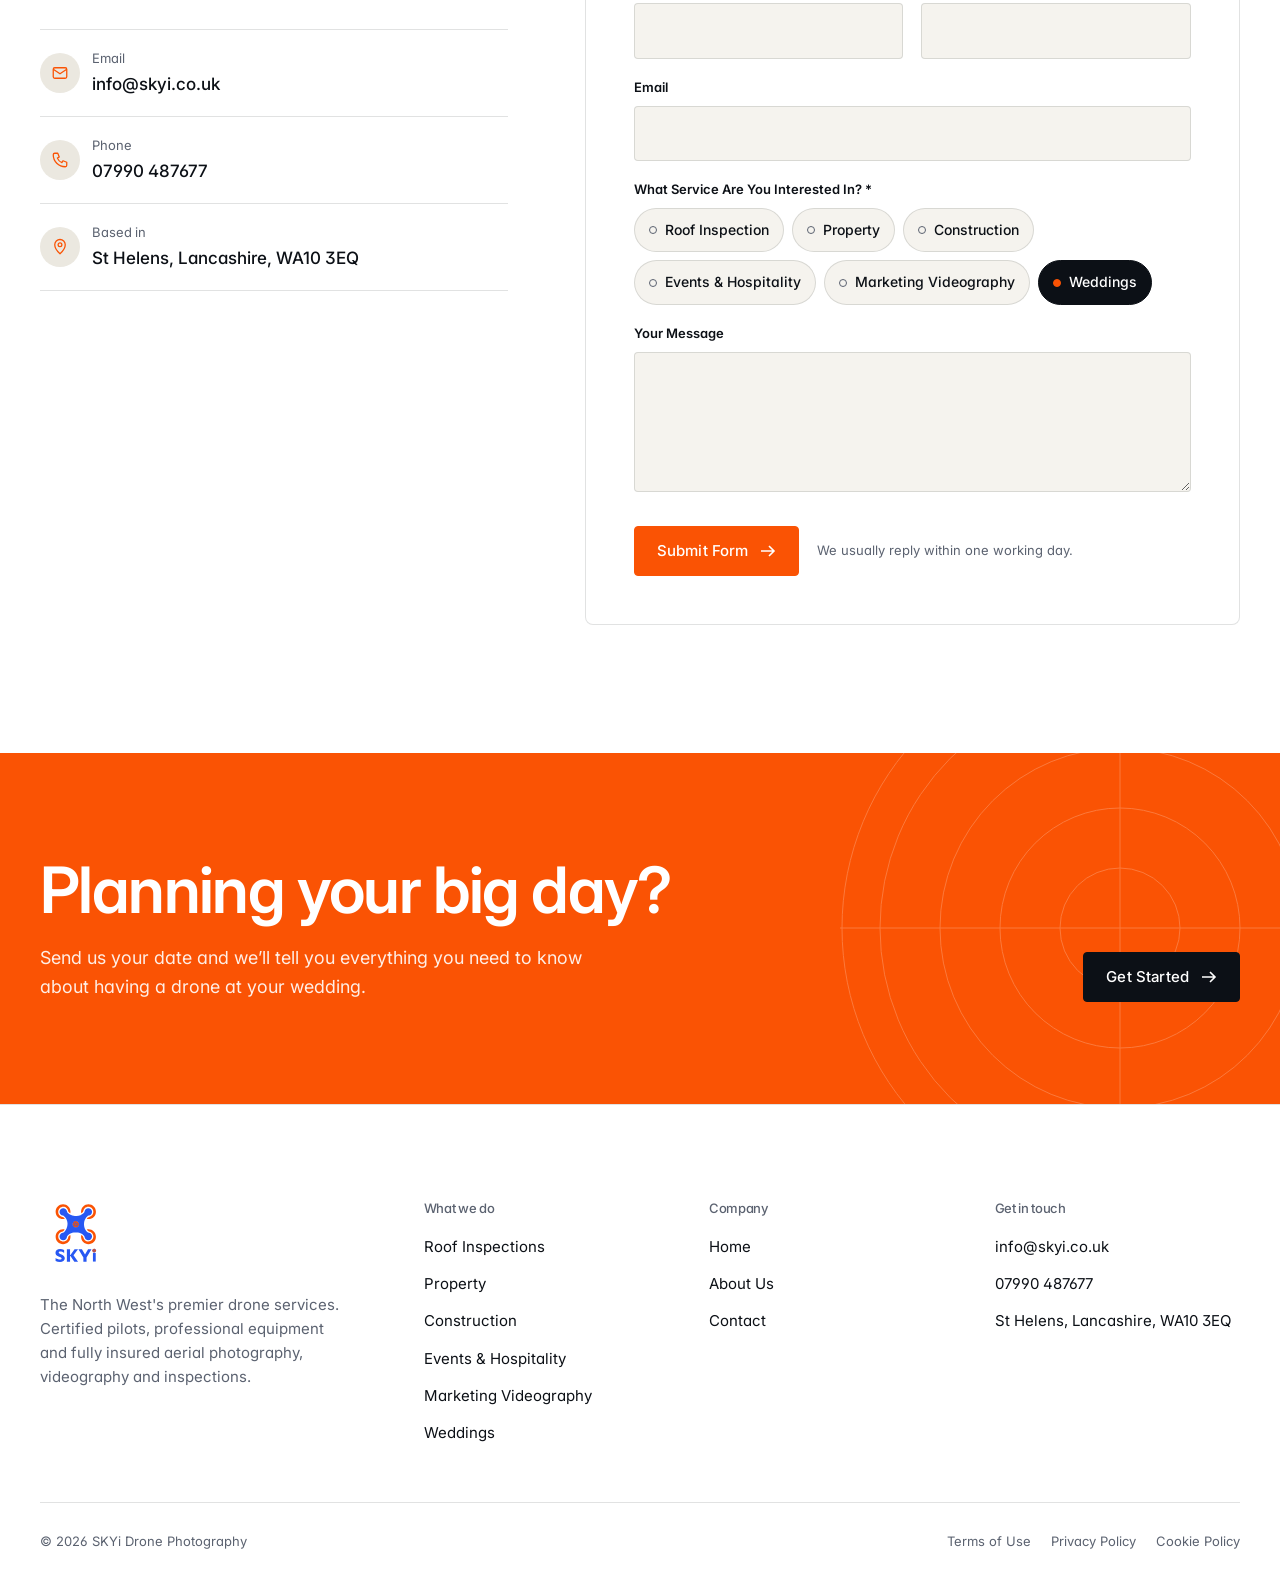
<file: weddings/index.html>
<!doctype html>
<html lang="en-GB">
<head>
<meta charset="utf-8">
<meta name="viewport" content="width=device-width, initial-scale=1">
<title>Capture Love &amp; Laughter with SKYi&#x27;s Cinematic Wedding Videography</title>
<meta name="description" content="Transform your special day into a cinematic masterpiece! Experience professional editing, personalised wedding film packages, and seamless delivery with SKYi&#x27;s wedding videography services.">
<meta name="theme-color" content="#0c1016">
<link rel="icon" href="../assets/logo.svg" type="image/svg+xml">
<link rel="preconnect" href="https://fonts.googleapis.com">
<link rel="preconnect" href="https://fonts.gstatic.com" crossorigin>
<link href="https://fonts.googleapis.com/css2?family=Inter:opsz,wght@14..32,300..700&display=swap" rel="stylesheet">
<link rel="stylesheet" href="../assets/site.css">
</head>
<body>
<a class="skip" href="#main">Skip to content</a>
<header class="site-header">
  <div class="wrap bar">
    <a class="brand" href="../" aria-label="SKYi Drone Photography — home">
      <img src="../assets/logo.svg" alt="SKYi" width="60" height="60">
    </a>
    <nav class="nav" id="site-nav" aria-label="Main">
      <a href="../">Home</a>
      <div class="drop current">
        <button type="button" aria-expanded="false" aria-haspopup="true">What We Do <svg viewBox="0 0 12 12" fill="none" aria-hidden="true"><path d="m2 4 4 4 4-4" stroke="currentColor" stroke-width="1.6"/></svg></button>
        <div class="drop-panel"><a href="../roof-inspections/"><span class="n">01</span><img class="thumb" src="../assets/img/roof.jpg" alt="" loading="lazy"><strong>Roof Inspections</strong><small>Safe, fast aerial roof assessments with full reporting.</small></a><a href="../property-drone-services/"><span class="n">02</span><img class="thumb" src="../assets/img/property.jpg" alt="" loading="lazy"><strong>Property</strong><small>Inspections, aerial photography and walkthrough video.</small></a><a href="../drone-construction-survey/"><span class="n">03</span><img class="thumb" src="../assets/img/construction.jpg" alt="" loading="lazy"><strong>Construction</strong><small>Surveys, mapping and progress monitoring on site.</small></a><a href="../events-hospitality/"><span class="n">04</span><img class="thumb" src="../assets/img/events.jpg" alt="" loading="lazy"><strong>Events &amp; Hospitality</strong><small>Aerial event coverage and venue showcases.</small></a><a href="../drone-filming-videography-north-west/"><span class="n">05</span><img class="thumb" src="../assets/img/dji-site.jpg" alt="" loading="lazy"><strong>Marketing Videography</strong><small>Brand films and aerial content that sells.</small></a><a href="../weddings/" aria-current=page><span class="n">06</span><img class="thumb" src="../assets/img/wedding-champagne.jpg" alt="" loading="lazy"><strong>Weddings</strong><small>Cinematic aerial films of your special day.</small></a></div>
      </div>
      <a href="../about-us-drone-photography/">About Us</a>
      <a class="nav-contact" href="../aerial-drone-photgraphy-north-west/">Contact</a>
      <div class="mobile-cta">
        <a class="btn" href="../aerial-drone-photgraphy-north-west/">Get a Quote <svg viewBox="0 0 16 16" fill="none" aria-hidden="true"><path d="M1 8h13M9 3l5 5-5 5" stroke="currentColor" stroke-width="1.6"/></svg></a>
        <a class="btn ghost" href="tel:+447990487677">Call us</a>
        <a class="mail" href="mailto:info@skyi.co.uk">info@skyi.co.uk</a>
      </div>
    </nav>
    <div class="header-cta">
      <a class="btn ghost" href="tel:+447990487677" aria-label="Call us on 07990 487677"><svg viewBox="0 0 24 24" fill="none" aria-hidden="true"><path d="M5 3h4l2 5-2.5 1.5a11 11 0 0 0 6 6L16 13l5 2v4a2 2 0 0 1-2 2A16 16 0 0 1 3 5a2 2 0 0 1 2-2" stroke="currentColor" stroke-width="1.7" stroke-linejoin="round"/></svg> Call Us</a>
      <a class="btn" href="../aerial-drone-photgraphy-north-west/">Contact Us <svg viewBox="0 0 16 16" fill="none" aria-hidden="true"><path d="M1 8h13M9 3l5 5-5 5" stroke="currentColor" stroke-width="1.6"/></svg></a>
      <button class="menu-toggle" type="button" aria-expanded="false" aria-controls="site-nav"><span class="t-open">Menu</span><span class="t-close">Close</span><span class="bars" aria-hidden="true"><i></i><i></i></span></button>
    </div>
  </div>
</header>
<main id="main">

<section class="hero">
  <div class="hero-media"><img src="../assets/img/wedding-champagne.jpg" alt="" fetchpriority="high"></div>
  <div class="wrap hero-inner">
    <h1>Make Your Wedding <em>Unforgettable!</em></h1>
    <div class="hero-foot">
      <p>Every moment of your special day is captured with care and precision.</p>
      <div class="hero-actions">
        <a class="btn" href="#contact">Get a Quote <svg viewBox="0 0 16 16" fill="none" aria-hidden="true"><path d="M1 8h13M9 3l5 5-5 5" stroke="currentColor" stroke-width="1.6"/></svg></a>
        <a class="btn ghost" href="tel:+447990487677" aria-label="Call us on 07990 487677"><svg viewBox="0 0 24 24" fill="none" aria-hidden="true"><path d="M5 3h4l2 5-2.5 1.5a11 11 0 0 0 6 6L16 13l5 2v4a2 2 0 0 1-2 2A16 16 0 0 1 3 5a2 2 0 0 1 2-2" stroke="currentColor" stroke-width="1.7" stroke-linejoin="round"/></svg> Call Us</a>
      </div>
    </div>
  </div>
</section>
<div class="strip"><div class="wrap"><ul><li><b>01</b>Cinematic aerial storytelling</li><li><b>02</b>Personalised packages</li><li><b>03</b>Professional editing</li><li><b>04</b>Delivered in your format</li></ul></div></div>
<section class="section">
  <div class="wrap split">
    <div class="body reveal">
      <h2>A timeless cinematic masterpiece</h2>
      <p class="big">With our professional drone videography expertise, we turn your wedding day into a timeless cinematic masterpiece, preserving the love, laughter, and cherished memories for years to come.</p>
      
    </div>
    <figure class="frame ratio-43 reveal" style="margin:0"><img src="../assets/img/wedding-ceremony.jpg" alt="Outdoor wedding ceremony" loading="lazy"></figure>
  </div>
</section>

<section class="section">
  <div class="wrap expertise">
    <div class="sticky reveal">
      <h2>Your love story, from above</h2>
      <p class="lede">From the vows to the first dance — a different view of the day you’ll want to relive forever.</p>
      <figure class="frame ratio-45" style="margin-top:36px;margin-bottom:0"><img src="../assets/img/about-3.jpg" alt="" loading="lazy"></figure>
    </div>
    <div class="blocks"><div class="block reveal"><span class="n">01</span><div><h3>Cinematic Storytelling</h3><p>Experience cinematic storytelling with SKYi’s wedding videography services. Forget any preconceptions of drones being toy planes for adults. Drone wedding photography is on the rise and it’s not exactly hard to see why.</p><p>Thanks to the ever-changing world of technology, today’s drones can capture truly spectacular aerial wedding photographs that you’ll want to treasure forever. However, just as you would ask a wedding photographer questions, there are certain things you need to know about hiring a wedding drone.</p><p>Just send our form or give us a call any time to speak personally to our expert team at SKYi, who can tell you everything you need to know about hiring a drone for your wedding.</p><p>From the emotional exchange of vows to the joyous celebration with friends and family, we craft a different, aerial view of the narrative that captures the essence of your love story, creating a keepsake forever.</p></div></div><div class="block reveal"><span class="n">02</span><div><h3>Personalised Packages</h3><p>Choose from a range of personalised packages tailored to your unique needs and preferences.</p><p>Whether you prefer a highlight reel of the day’s highlights or full-length coverage of every moment, we offer customisable options to suit your vision and budget.</p></div></div><div class="block reveal"><span class="n">03</span><div><h3>Professional Editing</h3><p>Enjoy professional editing that enhances the beauty and emotion of your wedding footage.</p><p>Our skilled editors work their magic to create a polished and seamless final product, incorporating special effects, music, and personalised touches to elevate the viewing experience.</p></div></div><div class="block reveal"><span class="n">04</span><div><h3>Seamless Delivery</h3><p>Receive your wedding videos with ease and convenience.</p><p>We ensure seamless delivery of your final videos in the format of your choice, allowing you to relive the magic of your special day whenever and wherever you desire.</p></div></div></div>
  </div>
</section>

<section class="section dark">
  <div class="wrap">
    <div class="head reveal">
      <div><h2>Benefits of Working with SKYi Drone Services</h2></div>
      <p class="lede">CAA-qualified pilots, professional equipment and fully insured operations on every flight.</p>
    </div>
    <div class="benefits"><div class="benefit reveal"><span class="n">01 —</span><h3>Memorable Storytelling</h3><p>SKYi’s Wedding Drone Videography Services offer more than just footage; we craft a narrative that captures the essence of your love story.</p><p>With skilled storytelling techniques, we ensure that every moment of your special day is portrayed in a way that evokes emotion and creates lasting memories.</p></div><div class="benefit reveal"><span class="n">02 —</span><h3>Tailored Experience</h3><p>Experience personalised service tailored to your unique vision and preferences.</p><p>From the style of coverage to the final editing touches, we collaborate closely with you to ensure that your wedding videos reflect your individuality and showcase what matters most to you.</p></div><div class="benefit reveal"><span class="n">03 —</span><h3>Professional Expertise</h3><p>Benefit from the expertise of our professional videography team.</p><p>With years of experience in the industry, we know how to capture the beauty and emotion of your wedding day with precision and artistry, delivering high-quality videos that exceed your expectations.</p></div><div class="benefit reveal"><span class="n">04 —</span><h3>Peace of Mind</h3><p>Enjoy peace of mind knowing that your wedding memories are in good hands.</p><p>From the moment you book our services to the delivery of your final videos, we handle every aspect of the process with care and attention to detail, ensuring a seamless and stress-free experience for you.</p></div></div>
  </div>
</section>

<section class="section">
  <div class="wrap faq-wrap">
    <div class="head-col reveal">
      <h2>Frequently Asked Questions</h2>
      <p>Can't see your question here? Our team is happy to help — just get in touch.</p>
    </div>
    <div class="faq reveal"><details open>
  <summary><span class="n">01</span><span>How far in advance should I book SKYi’s Wedding Videography Services?</span><span class="pm" aria-hidden="true"></span></summary>
  <div class="ans"><p>We recommend booking as early as possible to secure your date, as our availability can fill up quickly, especially during peak wedding seasons.</p></div>
</details><details>
  <summary><span class="n">02</span><span>Can I customise my wedding videography package?</span><span class="pm" aria-hidden="true"></span></summary>
  <div class="ans"><p>Absolutely! We offer personalised packages tailored to your unique needs and preferences, allowing you to choose the coverage, style, and additional services that best suit your vision and budget.</p></div>
</details><details>
  <summary><span class="n">03</span><span>Will there be multiple videographers at my wedding?</span><span class="pm" aria-hidden="true"></span></summary>
  <div class="ans"><p>Depending on the package you choose and the size of your wedding, we may provide multiple videographers to ensure comprehensive coverage of your special day.</p></div>
</details><details>
  <summary><span class="n">04</span><span>How long will it take to receive my wedding videos after the event?</span><span class="pm" aria-hidden="true"></span></summary>
  <div class="ans"><p>The editing process typically takes 4-8 weeks, depending on the complexity of the project and our current workload. We strive to deliver your final videos as quickly as possible without compromising quality.</p></div>
</details><details>
  <summary><span class="n">05</span><span>Can I request specific shots or moments to be captured during my wedding?</span><span class="pm" aria-hidden="true"></span></summary>
  <div class="ans"><p>Absolutely! We welcome your input and will work closely with you to capture the moments and details that are most important to you, ensuring that your wedding videos reflect your vision and preferences.</p></div>
</details></div>
  </div>
</section>

<section class="section white" id="contact">
  <div class="wrap contact">
    <div class="info reveal">
      <h2>Contact Us</h2>
      <p>Here’s how you can contact us for any questions or concerns.</p>
      <ul class="details">
        <li><a href="mailto:info@skyi.co.uk"><span class="ic"><svg viewBox="0 0 24 24" fill="none" aria-hidden="true"><rect x="3" y="5" width="18" height="14" rx="2" stroke="currentColor" stroke-width="1.7"/><path d="m3 7 9 6 9-6" stroke="currentColor" stroke-width="1.7"/></svg></span><span><small>Email</small>info@skyi.co.uk</span></a></li>
        <li><a href="tel:+447990487677"><span class="ic"><svg viewBox="0 0 24 24" fill="none" aria-hidden="true"><path d="M5 3h4l2 5-2.5 1.5a11 11 0 0 0 6 6L16 13l5 2v4a2 2 0 0 1-2 2A16 16 0 0 1 3 5a2 2 0 0 1 2-2" stroke="currentColor" stroke-width="1.7" stroke-linejoin="round"/></svg></span><span><small>Phone</small>07990 487677</span></a></li>
        <li><div><span class="ic"><svg viewBox="0 0 24 24" fill="none" aria-hidden="true"><path d="M12 21s7-6.2 7-12a7 7 0 1 0-14 0c0 5.8 7 12 7 12Z" stroke="currentColor" stroke-width="1.7"/><circle cx="12" cy="9" r="2.5" stroke="currentColor" stroke-width="1.7"/></svg></span><span><small>Based in</small>St Helens, Lancashire, WA10 3EQ</span></div></li>
      </ul>
    </div>
    <form class="form reveal" data-contact novalidate>
      <h3>Contact Form</h3>
      <p>Tell us a little about your project and we’ll get back to you.</p>
      <div class="fields">
        <div class="field"><label for="fn">First Name</label><input id="fn" name="first_name" autocomplete="given-name"></div>
        <div class="field"><label for="ln">Last Name</label><input id="ln" name="last_name" autocomplete="family-name"></div>
        <div class="field full"><label for="em">Email</label><input id="em" name="email" type="email" autocomplete="email"></div>
        <fieldset class="field full"><legend>What Service Are You Interested In? *</legend><div class="chips"><label><input type="radio" name="service" value="Roof Inspection" required><span>Roof Inspection</span></label><label><input type="radio" name="service" value="Property" required><span>Property</span></label><label><input type="radio" name="service" value="Construction" required><span>Construction</span></label><label><input type="radio" name="service" value="Events &amp; Hospitality" required><span>Events &amp; Hospitality</span></label><label><input type="radio" name="service" value="Marketing Videography" required><span>Marketing Videography</span></label><label><input type="radio" name="service" value="Weddings" checked required><span>Weddings</span></label></div></fieldset>
        <div class="field full"><label for="msg">Your Message</label><textarea id="msg" name="message"></textarea></div>
      </div>
      <div class="submit">
        <button class="btn" type="submit">Submit Form <svg viewBox="0 0 16 16" fill="none" aria-hidden="true"><path d="M1 8h13M9 3l5 5-5 5" stroke="currentColor" stroke-width="1.6"/></svg></button>
        <span class="note">We usually reply within one working day.</span>
      </div>
      <div class="form-msg" role="status" aria-live="polite"></div>
    </form>
  </div>
</section>

<section class="cta">
  <svg class="cta-rings" viewBox="0 0 560 560" fill="none" aria-hidden="true"><circle cx="280" cy="280" r="60" stroke="#fff" stroke-width="1"/><circle cx="280" cy="280" r="120" stroke="#fff" stroke-width="1"/><circle cx="280" cy="280" r="180" stroke="#fff" stroke-width="1"/><circle cx="280" cy="280" r="240" stroke="#fff" stroke-width="1"/><circle cx="280" cy="280" r="278" stroke="#fff" stroke-width="1"/><path d="M280 0v560M0 280h560" stroke="#fff" stroke-width="1"/></svg>
  <div class="wrap">
    <div class="reveal">
      <h2>Planning your big day?</h2>
      <p>Send us your date and we’ll tell you everything you need to know about having a drone at your wedding.</p>
    </div>
    <a class="btn reveal" href="../aerial-drone-photgraphy-north-west/">Get Started <svg viewBox="0 0 16 16" fill="none" aria-hidden="true"><path d="M1 8h13M9 3l5 5-5 5" stroke="currentColor" stroke-width="1.6"/></svg></a>
  </div>
</section>
</main>
<footer class="site-footer">
  <div class="wrap">
    <div class="foot-top">
      <div>
        <img src="../assets/logo.svg" alt="SKYi" width="72" height="72">
        <p>The North West's premier drone services. Certified pilots, professional equipment and fully insured aerial photography, videography and inspections.</p>
      </div>
      <div><h4>What we do</h4><ul><li><a href="../roof-inspections/">Roof Inspections</a></li><li><a href="../property-drone-services/">Property</a></li><li><a href="../drone-construction-survey/">Construction</a></li><li><a href="../events-hospitality/">Events &amp; Hospitality</a></li><li><a href="../drone-filming-videography-north-west/">Marketing Videography</a></li><li><a href="../weddings/">Weddings</a></li></ul></div>
      <div><h4>Company</h4><ul>
        <li><a href="../">Home</a></li>
        <li><a href="../about-us-drone-photography/">About Us</a></li>
        <li><a href="../aerial-drone-photgraphy-north-west/">Contact</a></li>
      </ul></div>
      <div><h4>Get in touch</h4><ul>
        <li><a href="mailto:info@skyi.co.uk">info@skyi.co.uk</a></li>
        <li><a href="tel:+447990487677">07990 487677</a></li>
        <li><a href="../aerial-drone-photgraphy-north-west/">St Helens, Lancashire, WA10 3EQ</a></li>
      </ul></div>
    </div>
    <div class="foot-bottom">
      <span>&copy; 2026 SKYi Drone Photography</span>
      <nav aria-label="Legal">
        <a href="../terms-of-use/">Terms of Use</a>
        <a href="../privacy-policy/">Privacy Policy</a>
        <a href="../cookie-privacy-policy/">Cookie Policy</a>
      </nav>
    </div>
  </div>
</footer>
<script src="../assets/site.js"></script>
</body>
</html>
</file>
<file: assets/site.css>
/* ==========================================================
   SKYi — site styles
   Palette from the SKYi logo: signal orange + sky blue,
   set on deep "night-flight" ink and warm paper.
   ========================================================== */

:root {
  --ink: #0c1016;
  --ink-2: #141a23;
  --ink-3: #1d2530;
  --paper: #f5f3ee;
  --paper-2: #ebe8e0;
  --white: #ffffff;
  --text: #0c1016;
  --muted: #5b6270;
  --muted-on-dark: #9aa3b2;
  --line: rgba(12, 16, 22, 0.12);
  --line-on-dark: rgba(255, 255, 255, 0.12);
  --orange: #fa5304;
  --orange-soft: #fd7121;
  --blue: #2758f3;
  --num: #2758f3;

  --font: "Inter", system-ui, -apple-system, "Segoe UI", sans-serif;
  --mono: var(--font);

  --wrap: 1240px;
  --gutter: clamp(16px, 4vw, 40px);
  --radius: 4px;
  --section: clamp(72px, 10vw, 136px);
  --ease: cubic-bezier(.2, .7, .2, 1);
}

*,
*::before,
*::after { box-sizing: border-box; }

html { -webkit-text-size-adjust: 100%; scroll-behavior: smooth; overflow-x: clip; }

body {
  margin: 0;
  background: var(--paper);
  color: var(--text);
  font-family: var(--font);
  font-size: 17px;
  line-height: 1.6;
  font-feature-settings: "cv11", "ss01";
  -webkit-font-smoothing: antialiased;
}

img { max-width: 100%; display: block; }
a { color: inherit; }
p { margin: 0 0 1em; }
p:last-child { margin-bottom: 0; }

h1, h2, h3, h4 {
  margin: 0;
  font-weight: 600;
  line-height: 1.08;
  letter-spacing: -0.025em;
  font-optical-sizing: auto;
  text-wrap: balance;
}

h1 { font-size: clamp(2.6rem, 6.4vw, 5.6rem); }
h2 { font-size: clamp(2rem, 4.2vw, 3.4rem); }
h3 { font-size: clamp(1.2rem, 1.6vw, 1.4rem); line-height: 1.2; letter-spacing: -0.01em; }

:focus-visible { outline: 2px solid var(--orange); outline-offset: 3px; }

.skip {
  position: absolute; left: 16px; top: -60px; z-index: 100;
  background: var(--orange); color: var(--white); padding: 10px 16px;
  text-decoration: none; font-weight: 600;
}
.skip:focus { top: 16px; }

.wrap {
  width: 100%;
  max-width: calc(var(--wrap) + var(--gutter) * 2);
  margin: 0 auto;
  padding: 0 var(--gutter);
}

/* ---------- small type ---------- */

.label {
  font-variant-numeric: tabular-nums;
  font-size: 12px;
  font-weight: 500;
  letter-spacing: 0.12em;
    display: inline-flex;
  align-items: center;
  gap: 10px;
  color: var(--muted);
}
.label::before {
  content: "";
  width: 18px; height: 2px;
  background: var(--orange);
}
.dark .label, .label.on-dark { color: var(--muted-on-dark); }

.lede { font-size: clamp(1.1rem, 1.5vw, 1.3rem); line-height: 1.5; color: var(--muted); max-width: 40ch; }
.dark .lede { color: var(--muted-on-dark); }

.accent { color: var(--orange); }

/* ---------- buttons ---------- */

.btn {
  --bg: var(--orange);
  --fg: var(--white);
  display: inline-flex;
  align-items: center;
  gap: 12px;
  padding: 16px 22px;
  border: 1px solid var(--bg);
  border-radius: var(--radius);
  background: var(--bg);
  color: var(--fg);
  font: 500 15px/1 var(--font);
  letter-spacing: 0.01em;
  text-decoration: none;
  cursor: pointer;
  transition: background .25s var(--ease), color .25s var(--ease), border-color .25s var(--ease), transform .25s var(--ease);
  white-space: nowrap;
}
.btn svg { width: 16px; height: 16px; transition: transform .3s var(--ease); }
.btn:hover { --bg: #e04a03; }
.btn:hover svg { transform: translateX(3px); }

.btn.ghost { --bg: transparent; --fg: currentColor; border-color: currentColor; }
.btn.ghost:hover { --bg: var(--ink); --fg: var(--white); border-color: var(--ink); }
.dark .btn.ghost:hover, .hero .btn.ghost:hover { --bg: var(--white); --fg: var(--ink); border-color: var(--white); }

.text-link {
  display: inline-flex; align-items: center; gap: 8px;
  font-weight: 600; text-decoration: none;
  border-bottom: 1px solid currentColor; padding-bottom: 2px;
}
.text-link svg { width: 14px; height: 14px; transition: transform .3s var(--ease); }
.text-link:hover svg { transform: translateX(3px); }

/* ==========================================================
   Header
   ========================================================== */

.site-header {
  position: fixed;
  inset: 0 0 auto 0;
  z-index: 50;
  color: var(--ink);
  background: rgba(255, 255, 255, 0.96);
  backdrop-filter: blur(12px);
  -webkit-backdrop-filter: blur(12px);
  box-shadow: 0 1px 0 var(--line);
  transition: background .3s var(--ease), color .3s var(--ease), box-shadow .3s var(--ease);
}
.site-header .bar {
  display: flex;
  align-items: center;
  justify-content: space-between;
  height: 84px;
  gap: 24px;
  transition: height .3s var(--ease);
}
.site-header.scrolled,
.site-header.solid {
  box-shadow: 0 1px 0 var(--line), 0 8px 24px rgba(12,16,22,.06);
}
.site-header.scrolled .bar { height: 68px; }

.brand { display: flex; align-items: center; gap: 12px; text-decoration: none; }
.brand img { height: 60px; width: auto; transition: height .3s var(--ease); }
.site-header.scrolled .brand img { height: 48px; }

.nav { display: flex; align-items: center; gap: 4px; }
.nav > a,
.nav .drop > button {
  appearance: none;
  background: none;
  border: 0;
  color: inherit;
  font: 500 15px/1 var(--font);
  text-decoration: none;
  padding: 12px 14px;
  border-radius: var(--radius);
  cursor: pointer;
  display: inline-flex;
  align-items: center;
  gap: 6px;
  opacity: .85;
  transition: opacity .2s, background .2s;
}
.nav > a:hover,
.nav .drop > button:hover,
.nav .drop.open > button { opacity: 1; background: var(--paper); }
.nav > a[aria-current="page"],
.nav .drop.current > button { opacity: 1; }
.nav > a[aria-current="page"]::after,
.nav .drop.current > button::after {
  content: ""; width: 5px; height: 5px; border-radius: 50%; background: var(--orange); margin-left: 2px;
}
.nav .drop > button svg { width: 12px; height: 12px; transition: transform .25s var(--ease); }
.nav .drop.open > button svg { transform: rotate(180deg); }

.drop { position: relative; }
.drop-panel {
  position: absolute;
  top: calc(100% + 10px);
  left: 50%;
  width: 560px;
  transform: translate(-50%, 6px);
  background: var(--white);
  color: var(--ink);
  border-radius: 8px;
  box-shadow: 0 24px 60px rgba(0,0,0,.28);
  padding: 10px;
  display: grid;
  grid-template-columns: 1fr 1fr;
  gap: 2px;
  opacity: 0;
  visibility: hidden;
  transition: opacity .2s var(--ease), transform .25s var(--ease), visibility .2s;
}
.drop.open .drop-panel { opacity: 1; visibility: visible; transform: translate(-50%, 0); }
.drop-panel a {
  display: grid;
  grid-template-columns: auto 1fr;
  gap: 2px 12px;
  padding: 14px;
  border-radius: 6px;
  text-decoration: none;
}
.drop-panel a:hover { background: var(--paper); }
.drop-panel .n { grid-row: span 2; font-variant-numeric: tabular-nums; font-size: 13px; color: var(--num); padding-top: 3px; }
.drop-panel strong { font-weight: 600; font-size: 15px; }
.drop-panel small { color: var(--muted); font-size: 13px; line-height: 1.4; }

.header-cta { display: flex; align-items: center; gap: 18px; }
.header-cta .phone {
  font-variant-numeric: tabular-nums; font-size: 13px; text-decoration: none;
  opacity: .85;
}
.header-cta .phone:hover { opacity: 1; }
.header-cta { gap: 10px; }
.header-cta .btn { padding: 13px 18px; font-size: 14px; }
.header-cta .btn.ghost { border-color: var(--line); }
.header-cta .btn.ghost:hover { border-color: var(--ink); }

.menu-toggle {
  display: none;
  appearance: none; background: var(--paper); border: 0; color: var(--ink);
  height: 44px; padding: 0 14px 0 16px; border-radius: 100px; cursor: pointer;
  align-items: center; gap: 10px;
  font: 500 14px/1 var(--font);
  transition: background .2s;
}
.menu-toggle:hover { background: var(--paper-2); }
.menu-toggle .bars { position: relative; width: 18px; height: 10px; display: block; }
.menu-toggle .bars i {
  position: absolute; left: 0; width: 18px; height: 1.75px; border-radius: 2px; background: currentColor;
  transition: transform .35s var(--ease), top .35s var(--ease);
}
.menu-toggle .bars i:first-child { top: 0; }
.menu-toggle .bars i:last-child { top: 8px; }
.menu-open .menu-toggle .bars i:first-child { top: 4px; transform: rotate(45deg); }
.menu-open .menu-toggle .bars i:last-child { top: 4px; transform: rotate(-45deg); }
.menu-toggle .t-close { display: none; }
.menu-open .menu-toggle .t-open { display: none; }
.menu-open .menu-toggle .t-close { display: inline; }

.drop-panel .thumb { display: none; }
/* Desktop has the Contact Us button; keep the link only in the mobile menu */
@media (min-width: 921px) { .nav .nav-contact { display: none; } }
.nav .mobile-cta { display: none; }


@media (max-width: 920px) {
  /* backdrop-filter would trap the fixed menu inside the header box */
  .site-header { backdrop-filter: none; -webkit-backdrop-filter: none; background: var(--white); }
  .site-header .bar, .site-header.scrolled .bar { height: 68px; }
  .brand img, .site-header.scrolled .brand img { height: 48px; }
  .menu-toggle { display: inline-flex; }
  .header-cta .btn { display: none; }

  .nav {
    position: fixed;
    top: 68px; left: 0; right: 0;
    height: calc(100dvh - 68px);
    background: var(--white);
    border-top: 1px solid var(--line);
    flex-direction: column;
    align-items: stretch;
    padding: 8px var(--gutter) calc(24px + env(safe-area-inset-bottom));
    gap: 0;
    overflow-y: auto;
    overscroll-behavior: contain;
    clip-path: inset(0 0 100% 0);
    visibility: hidden;
    transition: clip-path .45s var(--ease), visibility 0s linear .45s;
  }
  .menu-open .nav { clip-path: inset(0 0 0 0); visibility: visible; transition: clip-path .45s var(--ease); }

  .nav > a, .nav > .drop {
    opacity: 0; transform: translateY(10px);
    transition: opacity .35s var(--ease), transform .45s var(--ease);
  }
  .menu-open .nav > a, .menu-open .nav > .drop { opacity: 1; transform: none; }
  .menu-open .nav > :nth-child(1) { transition-delay: .08s; }
  .menu-open .nav > :nth-child(2) { transition-delay: .12s; }
  .menu-open .nav > :nth-child(3) { transition-delay: .16s; }
  .menu-open .nav > :nth-child(4) { transition-delay: .20s; }

  .nav > a, .nav .drop > button {
    font-size: 26px; font-weight: 600; letter-spacing: -0.02em;
    padding: 20px 0; border-radius: 0; width: 100%; justify-content: space-between;
    border-bottom: 1px solid var(--line); opacity: 1;
  }
  .nav > a::after { content: none !important; }
  .nav > a[aria-current="page"] { color: var(--orange); }
  .nav > a:hover, .nav .drop > button:hover, .nav .drop.open > button { background: none; }
  .nav .drop > button svg {
    width: 32px; height: 32px; padding: 9px; border-radius: 50%; background: var(--paper);
  }
  .nav .drop.current > button::after { content: none; }

  .drop-panel {
    position: static; width: auto; transform: none; box-shadow: none;
    background: transparent; color: var(--ink);
    grid-template-columns: 1fr; gap: 4px;
    padding: 0; opacity: 1; visibility: visible;
    display: grid; grid-template-rows: 0fr; overflow: hidden;
    transition: grid-template-rows .4s var(--ease);
  }
  .drop.open .drop-panel { transform: none; padding: 12px 0 16px; border-bottom: 1px solid var(--line); }
  .drop-panel a {
    grid-template-columns: 52px 1fr; gap: 0 14px; align-items: center;
    padding: 8px; margin: 0 -8px; border-radius: 10px;
  }
  .drop-panel a:hover, .drop-panel a[aria-current="page"] { background: var(--paper); }
  .drop-panel .n { display: none; }
  .drop-panel .thumb {
    display: block; grid-row: span 2; width: 52px; height: 52px; border-radius: 8px; object-fit: cover;
  }
  .drop-panel strong { font-size: 16px; align-self: end; }
  .drop-panel small { color: var(--muted); align-self: start; }
  .drop:not(.open) .drop-panel > * { display: none; }

  .nav .mobile-cta {
    margin-top: auto; padding-top: 28px; display: grid; grid-template-columns: 1fr 1fr; gap: 10px;
    opacity: 0; transition: opacity .4s var(--ease) .1s;
  }
  .menu-open .nav .mobile-cta { opacity: 1; transition-delay: .24s; }
  .nav .mobile-cta .btn { justify-content: center; padding: 16px 12px; }
  .nav .mobile-cta .btn.ghost { color: var(--ink); border-color: var(--line); }
  .nav .mobile-cta .mail {
    grid-column: 1 / -1; text-align: center; font-size: 14px; color: var(--muted);
    text-decoration: none; padding-top: 8px;
  }
  .menu-open { overflow: hidden; }
}

/* ==========================================================
   Hero
   ========================================================== */

.hero {
  position: relative;
  background: var(--ink);
  color: var(--white);
  min-height: min(92vh, 900px);
  display: flex;
  align-items: flex-end;
  padding: 160px 0 clamp(48px, 7vw, 88px);
  overflow: hidden;
  isolation: isolate;
}
.hero.short { min-height: min(78vh, 760px); }
.hero-media {
  position: absolute; inset: 0; z-index: -2;
}
.hero-media img {
  width: 100%; height: 100%; object-fit: cover;
  transform: scale(1.06);
  animation: settle 2.4s var(--ease) forwards;
}
@keyframes settle { to { transform: scale(1); } }
.hero::before {
  content: ""; position: absolute; inset: 0; z-index: -1;
  background:
    linear-gradient(180deg, rgba(12,16,22,.72) 0%, rgba(12,16,22,.15) 35%, rgba(12,16,22,.35) 60%, rgba(12,16,22,.94) 100%),
    linear-gradient(90deg, rgba(12,16,22,.6) 0%, rgba(12,16,22,0) 65%);
}

.hero-inner { position: relative; width: 100%; }
.hero h1 { max-width: 17ch; font-size: clamp(2.6rem, 6vw, 5.4rem); }
.hero h1 em { font-style: normal; color: var(--orange); }
.hero-foot {
  display: grid;
  grid-template-columns: minmax(0, 1fr) auto;
  gap: 32px 48px;
  align-items: end;
  margin-top: clamp(28px, 4vw, 44px);
}
.hero-foot p { color: rgba(255,255,255,.8); font-size: clamp(1.05rem, 1.4vw, 1.25rem); line-height: 1.5; max-width: 52ch; margin: 0; }
.hero-actions { display: flex; gap: 12px; flex-wrap: wrap; }

@media (max-width: 760px) {
  .hero { padding-top: 130px; min-height: 88vh; }
  .hero-foot { grid-template-columns: 1fr; }
}

/* stat strip below hero */
.strip {
  background: var(--ink);
  color: var(--white);
  border-top: 1px solid var(--line-on-dark);
}
.strip ul {
  list-style: none; margin: 0; padding: 0;
  display: grid; grid-template-columns: repeat(4, 1fr);
}
.strip li {
  padding: 24px 24px 26px 0;
  display: flex; gap: 14px; align-items: baseline;
  font-size: 15px; color: rgba(255,255,255,.85);
}
.strip li + li { padding-left: 24px; border-left: 1px solid var(--line-on-dark); }
.strip li b { font-variant-numeric: tabular-nums; font-weight: 500; color: var(--orange); font-size: 13px; }
@media (max-width: 860px) {
  .strip ul { grid-template-columns: 1fr 1fr; }
  .strip li:nth-child(3) { padding-left: 0; border-left: 0; }
  .strip li:nth-child(n+3) { border-top: 1px solid var(--line-on-dark); }
}
@media (max-width: 460px) {
  .strip ul { grid-template-columns: 1fr; }
  .strip li { padding: 16px 0 !important; border-left: 0 !important; }
  .strip li + li { border-top: 1px solid var(--line-on-dark); }
}

/* ==========================================================
   Sections
   ========================================================== */

.section { padding: var(--section) 0; }
.section.tight { padding: calc(var(--section) * .6) 0; }
.section.dark { background: var(--ink); color: var(--white); --num: #7d9bff; }
.section.white { background: var(--white); }
.section + .section:not(.dark):not(.white) { padding-top: 0; }

.head {
  display: grid;
  grid-template-columns: minmax(0, 1.1fr) minmax(0, .9fr);
  gap: 24px 64px;
  align-items: end;
  margin-bottom: clamp(40px, 6vw, 72px);
}
.head .lede { justify-self: start; }
.head.stack { grid-template-columns: 1fr; }
@media (max-width: 860px) { .head { grid-template-columns: 1fr; } }

/* intro: split text + image */
.split {
  display: grid;
  grid-template-columns: minmax(0, 1fr) minmax(0, 1fr);
  gap: clamp(40px, 6vw, 96px);
  align-items: center;
}
.split.rev > :first-child { order: 2; }
.split .body p { color: var(--muted); font-size: 1.06rem; }
.dark .split .body p { color: var(--muted-on-dark); }
.split .body h2 { margin: 18px 0 28px; }
.split .body .big { color: var(--text); font-size: clamp(1.2rem, 1.7vw, 1.45rem); line-height: 1.45; font-weight: 500; }
.dark .split .body .big { color: var(--white); }
@media (max-width: 860px) {
  .split { grid-template-columns: 1fr; }
  .split.rev > :first-child { order: 0; }
}

/* framed image with viewfinder corners */
.frame { position: relative; }
.frame img { width: 100%; height: 100%; object-fit: cover; border-radius: var(--radius); }
.frame::before, .frame::after {
  content: ""; position: absolute; width: 28px; height: 28px; border: 0 solid var(--orange); z-index: 1;
}
.frame::before { top: -10px; left: -10px; border-top-width: 2px; border-left-width: 2px; }
.frame::after { bottom: -10px; right: -10px; border-bottom-width: 2px; border-right-width: 2px; }
.frame figcaption {
  position: absolute; left: 16px; bottom: 16px;
  font-variant-numeric: tabular-nums; font-size: 13px;
  color: var(--white); background: rgba(12,16,22,.7); padding: 6px 10px; border-radius: 2px;
  backdrop-filter: blur(6px);
}
.ratio-43 { aspect-ratio: 4 / 3; }
.ratio-45 { aspect-ratio: 4 / 5; }
.ratio-169 { aspect-ratio: 16 / 9; }

/* feature list: numbered rows */
.features { list-style: none; margin: 0; padding: 0; counter-reset: f; }
.features li {
  counter-increment: f;
  display: grid;
  grid-template-columns: 56px minmax(0, 1fr);
  gap: 4px 16px;
  padding: 26px 0;
  border-top: 1px solid var(--line);
}
.dark .features li { border-color: var(--line-on-dark); }
.features li:last-child { border-bottom: 1px solid var(--line); }
.dark .features li:last-child { border-color: var(--line-on-dark); }
.features li::before {
  content: counter(f, decimal-leading-zero);
  font-variant-numeric: tabular-nums; font-size: 13px; color: var(--num); padding-top: 4px; grid-row: span 2;
}
.features h3 { margin-bottom: 8px; }
.features p { color: var(--muted); margin: 0; }
.dark .features p { color: var(--muted-on-dark); }

/* expertise: sticky image + numbered blocks */
.expertise {
  display: grid;
  grid-template-columns: minmax(0, 5fr) minmax(0, 7fr);
  gap: clamp(40px, 6vw, 96px);
  align-items: start;
}
.expertise .sticky { position: sticky; top: 100px; }
.expertise .sticky h2 { margin: 18px 0 24px; }
.expertise .sticky .frame { margin-top: 36px; }
.expertise .blocks { display: grid; gap: 0; }
.block {
  display: grid;
  grid-template-columns: 64px minmax(0, 1fr);
  gap: 0 20px;
  padding: 36px 0;
  border-top: 1px solid var(--line);
}
.block:last-child { border-bottom: 1px solid var(--line); }
.block .n {
  font-variant-numeric: tabular-nums; font-size: 13px; color: var(--num); padding-top: 6px;
}
.block h3 { font-size: clamp(1.35rem, 2vw, 1.75rem); margin-bottom: 14px; }
.block p { color: var(--muted); }
.block p:first-of-type { color: var(--text); font-weight: 500; }
@media (max-width: 860px) {
  .expertise { grid-template-columns: 1fr; }
  .expertise .sticky { position: static; }
  .block { grid-template-columns: 44px minmax(0, 1fr); }
}

/* service cards (what we do) */
.cards {
  display: grid;
  grid-template-columns: repeat(auto-fill, minmax(min(100%, 340px), 1fr));
  gap: 20px;
}
.card {
  background: var(--white);
  border-radius: 6px;
  overflow: hidden;
  display: flex;
  flex-direction: column;
  border: 1px solid var(--line);
}
.dark .card { background: var(--ink-2); border-color: var(--line-on-dark); }
.card .img { aspect-ratio: 3 / 2; overflow: hidden; position: relative; }
.card .img img { width: 100%; height: 100%; object-fit: cover; transition: transform .8s var(--ease); }
.card:hover .img img { transform: scale(1.04); }
.card .img span {
  position: absolute; top: 14px; left: 14px;
  font-variant-numeric: tabular-nums; font-size: 13px; color: var(--white);
  background: rgba(12,16,22,.65); padding: 5px 8px; border-radius: 2px; backdrop-filter: blur(6px);
}
.card .txt { padding: 26px 26px 30px; }
.card h3 { margin-bottom: 12px; }
.card p { color: var(--muted); font-size: 15.5px; }
.dark .card p { color: var(--muted-on-dark); }
.card p:first-of-type { color: var(--text); font-weight: 500; }
.dark .card p:first-of-type { color: var(--white); }

/* benefits grid (dark) */
.benefits {
  display: grid;
  grid-template-columns: repeat(4, minmax(0, 1fr));
  border-top: 1px solid var(--line-on-dark);
}
.benefit {
  padding: 32px 28px 8px 0;
}
.benefit + .benefit { padding-left: 28px; border-left: 1px solid var(--line-on-dark); }
.benefit .n { font-variant-numeric: tabular-nums; font-size: 13px; color: var(--num); display: block; margin-bottom: 40px; }
.benefit h3 { margin-bottom: 14px; }
.benefit p { color: var(--muted-on-dark); font-size: 15.5px; }
@media (max-width: 1000px) {
  .benefits { grid-template-columns: 1fr 1fr; }
  .benefit:nth-child(3) { padding-left: 0; border-left: 0; }
  .benefit:nth-child(n+3) { border-top: 1px solid var(--line-on-dark); margin-top: 24px; }
}
@media (max-width: 600px) {
  .benefits { grid-template-columns: 1fr; }
  .benefit { padding: 28px 0 8px !important; border-left: 0 !important; }
  .benefit + .benefit { border-top: 1px solid var(--line-on-dark); margin-top: 20px; }
  .benefit .n { margin-bottom: 16px; }
}

/* FAQ */
.faq-wrap {
  display: grid;
  grid-template-columns: minmax(0, 4fr) minmax(0, 8fr);
  gap: clamp(32px, 6vw, 96px);
  align-items: start;
}
.faq-wrap .head-col h2 { margin: 18px 0 20px; }
.faq-wrap .head-col p { color: var(--muted); }
.faq { border-top: 1px solid var(--line); }
.faq details { border-bottom: 1px solid var(--line); }
.faq summary {
  list-style: none;
  cursor: pointer;
  display: grid;
  grid-template-columns: 40px minmax(0, 1fr) 28px;
  gap: 12px;
  align-items: start;
  padding: 24px 0;
  font-weight: 600;
  font-size: clamp(1.05rem, 1.4vw, 1.2rem);
  line-height: 1.35;
}
.faq summary::-webkit-details-marker { display: none; }
.faq summary .n { font-variant-numeric: tabular-nums; font-size: 13px; color: var(--num); font-weight: 500; padding-top: 5px; }
.faq summary .pm {
  width: 28px; height: 28px; border: 1px solid var(--line); border-radius: 50%;
  position: relative; transition: transform .3s var(--ease), background .2s, border-color .2s;
}
.faq summary .pm::before, .faq summary .pm::after {
  content: ""; position: absolute; left: 50%; top: 50%; width: 10px; height: 1.5px; background: currentColor;
  transform: translate(-50%, -50%);
}
.faq summary .pm::after { transform: translate(-50%, -50%) rotate(90deg); transition: transform .3s var(--ease); }
.faq details[open] summary .pm { background: var(--orange); border-color: var(--orange); color: var(--white); }
.faq details[open] summary .pm::after { transform: translate(-50%, -50%) rotate(0deg); }
.faq summary:hover .pm { border-color: var(--text); }
.faq .ans { padding: 0 40px 28px 52px; color: var(--muted); max-width: 70ch; }
@media (max-width: 860px) {
  .faq-wrap { grid-template-columns: 1fr; }
  .faq summary { grid-template-columns: 32px minmax(0, 1fr) 28px; }
  .faq .ans { padding: 0 0 24px 44px; }
}

/* ==========================================================
   Home specifics
   ========================================================== */

/* service rail */
.rail-head { display: flex; justify-content: space-between; align-items: end; gap: 24px; margin-bottom: 40px; flex-wrap: wrap; }
.rail-head h2 { max-width: 16ch; margin-top: 18px; }
.rail-ctrl { display: flex; gap: 8px; }
.rail-ctrl button {
  width: 52px; height: 52px; border-radius: 50%; border: 1px solid var(--line); background: transparent;
  cursor: pointer; display: inline-flex; align-items: center; justify-content: center; color: var(--text);
  transition: background .2s, color .2s, border-color .2s;
}
.rail-ctrl button:hover { background: var(--ink); color: var(--white); border-color: var(--ink); }
.rail-ctrl svg { width: 18px; height: 18px; }
.rail {
  display: grid;
  grid-auto-flow: column;
  grid-auto-columns: minmax(280px, 26%);
  gap: 16px;
  overflow-x: auto;
  scroll-snap-type: x mandatory;
  scrollbar-width: none;
  padding-bottom: 4px;
  margin-right: calc(var(--gutter) * -1);
  padding-right: var(--gutter);
}
.rail::-webkit-scrollbar { display: none; }
.tile {
  position: relative;
  aspect-ratio: 3 / 4;
  border-radius: 6px;
  overflow: hidden;
  scroll-snap-align: start;
  color: var(--white);
  text-decoration: none;
  display: flex;
  flex-direction: column;
  justify-content: space-between;
  padding: 22px;
  isolation: isolate;
}
.tile img { position: absolute; inset: 0; width: 100%; height: 100%; object-fit: cover; z-index: -2; transition: transform .9s var(--ease); }
.tile::before { content: ""; position: absolute; inset: 0; z-index: -1; background: linear-gradient(180deg, rgba(12,16,22,.1) 30%, rgba(12,16,22,.88)); transition: background .4s; }
.tile:hover img { transform: scale(1.05); }
.tile .n { font-variant-numeric: tabular-nums; font-size: 13px; }
.tile h3 { font-size: 1.6rem; margin-bottom: 8px; }
.tile small { font-size: 14px; color: rgba(255,255,255,.75); }
.tile .go {
  position: absolute; right: 22px; bottom: 22px; width: 40px; height: 40px; border-radius: 50%;
  background: var(--orange); display: flex; align-items: center; justify-content: center;
  transform: scale(.8); opacity: 0; transition: transform .3s var(--ease), opacity .3s;
}
.tile .go svg { width: 16px; height: 16px; }
.tile:hover .go, .tile:focus-visible .go { transform: none; opacity: 1; }
.tile.intro { background: var(--orange); justify-content: space-between; }
.tile.intro::before { display: none; }
.tile.intro h3 { font-size: 2rem; }
.tile.intro .text-link { align-self: flex-start; }
@media (max-width: 760px) { .rail { grid-auto-columns: 78%; } }
@media (hover: none) { .tile .go { opacity: 1; transform: none; } }

/* index list of services */
.index { border-top: 1px solid var(--line-on-dark); }
.index a {
  display: grid;
  grid-template-columns: 70px minmax(0, 1fr) auto;
  align-items: center;
  gap: 20px;
  padding: 28px 0;
  border-bottom: 1px solid var(--line-on-dark);
  text-decoration: none;
  position: relative;
}
.index .n { font-variant-numeric: tabular-nums; font-size: 13px; color: var(--muted-on-dark); }
.index .t { font-size: clamp(1.6rem, 3.6vw, 3rem); font-weight: 600; letter-spacing: -0.02em; line-height: 1; transition: transform .4s var(--ease), color .3s; }
.index .more { font-variant-numeric: tabular-nums; font-size: 13px; display: flex; align-items: center; gap: 10px; color: var(--muted-on-dark); transition: color .3s; }
.index .more svg { width: 16px; height: 16px; }
.index a:hover .t { transform: translateX(10px); color: var(--orange); }
.index a:hover .more { color: var(--white); }
.index .peek {
  position: absolute; right: 180px; top: 50%; width: 220px; aspect-ratio: 4/3;
  border-radius: 4px; overflow: hidden; pointer-events: none;
  opacity: 0; transform: translateY(-50%) rotate(-3deg) scale(.9);
  transition: opacity .3s var(--ease), transform .4s var(--ease);
}
.index .peek img { width: 100%; height: 100%; object-fit: cover; }
.index a:hover .peek { opacity: 1; transform: translateY(-50%) rotate(-3deg) scale(1); }
@media (max-width: 860px) {
  .index a { grid-template-columns: 40px minmax(0, 1fr) auto; }
  .index .peek { display: none; }
  .index .more span { display: none; }
}

/* why choose */
.why {
  display: grid;
  grid-template-columns: minmax(0, 1fr) minmax(0, 1fr);
  gap: 0;
  border-radius: 8px;
  overflow: hidden;
  background: var(--white);
  border: 1px solid var(--line);
}
.why .media { position: relative; min-height: 420px; }
.why .media img { position: absolute; inset: 0; width: 100%; height: 100%; object-fit: cover; }
.why .txt { padding: clamp(32px, 5vw, 72px); }
.why .txt h2 { margin: 18px 0 20px; }
.why .txt > p { color: var(--muted); font-size: 1.08rem; margin-bottom: 28px; }
@media (max-width: 860px) {
  .why { grid-template-columns: 1fr; }
  .why .media { min-height: 260px; }
}

/* ==========================================================
   About specifics
   ========================================================== */

.vm {
  display: grid; grid-template-columns: 1fr 1fr; gap: 20px;
}
.vm > div {
  background: var(--ink-2); border: 1px solid var(--line-on-dark); border-radius: 6px;
  padding: clamp(28px, 4vw, 48px);
}
.vm .label { margin-bottom: 28px; }
.vm p { font-size: clamp(1.15rem, 1.7vw, 1.45rem); line-height: 1.45; font-weight: 500; color: var(--white); }
@media (max-width: 760px) { .vm { grid-template-columns: 1fr; } }

.process {
  display: grid; grid-template-columns: repeat(4, minmax(0, 1fr)); gap: 0;
  counter-reset: s; position: relative;
}
.process li {
  list-style: none; counter-increment: s; position: relative;
  padding: 0 24px 0 0;
}
.process li::before {
  content: counter(s, decimal-leading-zero);
  display: flex; align-items: center; justify-content: center;
  width: 48px; height: 48px; border-radius: 50%;
  border: 1px solid var(--orange); color: var(--orange); background: var(--paper);
  font-variant-numeric: tabular-nums; font-size: 13px;
  position: relative; z-index: 1; margin-bottom: 28px;
}
.process li::after {
  content: ""; position: absolute; top: 24px; left: 48px; right: 0; height: 1px;
  background: repeating-linear-gradient(90deg, var(--line) 0 6px, transparent 6px 12px);
}
.process li:last-child::after { display: none; }
.process h3 { margin-bottom: 12px; }
.process p { color: var(--muted); font-size: 15.5px; }
.process { padding: 0; margin: 0; }
@media (max-width: 900px) {
  .process { grid-template-columns: 1fr 1fr; gap: 40px 0; }
  .process li:nth-child(2)::after { display: none; }
}
@media (max-width: 560px) {
  .process { grid-template-columns: 1fr; }
  .process li::after { display: none; }
}

.mosaic {
  display: grid;
  grid-template-columns: 1.3fr 1fr 1fr;
  grid-template-rows: 220px 220px;
  gap: 12px;
}
.mosaic img { width: 100%; height: 100%; object-fit: cover; border-radius: 4px; }
.mosaic img:first-child { grid-row: span 2; }
.mosaic img:nth-child(2) { grid-column: span 2; }
@media (max-width: 700px) {
  .mosaic { grid-template-columns: 1fr 1fr; grid-template-rows: 200px 160px 160px; }
  .mosaic img:first-child { grid-row: auto; grid-column: span 2; }
  .mosaic img:nth-child(2) { grid-column: auto; }
}

/* ==========================================================
   Contact
   ========================================================== */

.contact {
  display: grid;
  grid-template-columns: minmax(0, 5fr) minmax(0, 7fr);
  gap: clamp(40px, 6vw, 96px);
  align-items: start;
}
.contact .info h2 { margin: 18px 0 20px; }
.contact .info > p { color: var(--muted); margin-bottom: 36px; }
.details { list-style: none; margin: 0; padding: 0; border-top: 1px solid var(--line); }
.details li { border-bottom: 1px solid var(--line); }
.details a, .details div {
  display: grid; grid-template-columns: 40px minmax(0, 1fr); gap: 12px; align-items: center;
  padding: 18px 0; text-decoration: none; font-weight: 500;
}
.details small { display: block; font-variant-numeric: tabular-nums; font-size: 13px; color: var(--muted); font-weight: 400; margin-bottom: 2px; }
.details .ic {
  width: 40px; height: 40px; border-radius: 50%; background: var(--paper-2);
  display: flex; align-items: center; justify-content: center; color: var(--orange);
}
.details .ic svg { width: 18px; height: 18px; }
.details a:hover .ic { background: var(--orange); color: var(--white); }

.form {
  background: var(--white);
  border: 1px solid var(--line);
  border-radius: 8px;
  padding: clamp(24px, 4vw, 48px);
}
.form h3 { margin-bottom: 6px; }
.form > p { color: var(--muted); margin-bottom: 28px; font-size: 15px; }
.fields { display: grid; grid-template-columns: 1fr 1fr; gap: 18px; }
.fields .full { grid-column: 1 / -1; }
@media (max-width: 560px) { .fields { grid-template-columns: 1fr; } }
.field label, .field legend { display: block; font-size: 13px; font-weight: 600; margin-bottom: 8px; padding: 0; }
.field input, .field textarea {
  width: 100%;
  font: inherit; font-size: 16px;
  padding: 14px 16px;
  border: 1px solid var(--line);
  border-radius: var(--radius);
  background: var(--paper);
  color: var(--text);
  transition: border-color .2s, background .2s, box-shadow .2s;
}
.field textarea { min-height: 140px; resize: vertical; }
.field input:focus, .field textarea:focus { outline: none; border-color: var(--orange); background: var(--white); box-shadow: 0 0 0 3px rgba(250,83,4,.15); }
fieldset.field { border: 0; margin: 0; padding: 0; min-width: 0; }
.chips { display: flex; flex-wrap: wrap; gap: 8px; }
.chips label { position: relative; margin: 0; font-weight: 500; font-size: 14px; }
.chips input { position: absolute; opacity: 0; pointer-events: none; }
.chips span {
  display: inline-flex; align-items: center; gap: 8px;
  padding: 10px 14px; border: 1px solid var(--line); border-radius: 100px; cursor: pointer;
  transition: background .2s, border-color .2s, color .2s;
  background: var(--paper);
}
.chips span::before { content: ""; width: 8px; height: 8px; border-radius: 50%; border: 1.5px solid var(--muted); transition: background .2s, border-color .2s; }
.chips input:checked + span { background: var(--ink); color: var(--white); border-color: var(--ink); }
.chips input:checked + span::before { background: var(--orange); border-color: var(--orange); }
.chips input:focus-visible + span { outline: 2px solid var(--orange); outline-offset: 2px; }
.form .submit { margin-top: 26px; display: flex; align-items: center; gap: 18px; flex-wrap: wrap; }
.form .note { font-size: 13px; color: var(--muted); }
.form-msg { display: none; margin-top: 18px; padding: 14px 16px; border-radius: var(--radius); background: var(--paper-2); font-size: 15px; }
.form-msg.show { display: block; }
@media (max-width: 860px) { .contact { grid-template-columns: 1fr; } }

/* ==========================================================
   CTA band + footer
   ========================================================== */

.cta {
  position: relative;
  background: var(--orange);
  color: var(--white);
  overflow: hidden;
  isolation: isolate;
}
.cta .wrap {
  display: grid; grid-template-columns: minmax(0, 1fr) auto; gap: 32px 48px; align-items: end;
  padding-top: clamp(64px, 8vw, 112px); padding-bottom: clamp(64px, 8vw, 112px);
}
.cta h2 { font-size: clamp(2.2rem, 5vw, 4.2rem); max-width: 16ch; }
.cta p { max-width: 50ch; margin-top: 20px; font-size: 1.12rem; color: rgba(255,255,255,.9); }
.cta .btn { --bg: var(--ink); border-color: var(--ink); }
.cta .btn:hover { --bg: var(--white); --fg: var(--ink); border-color: var(--white); }
.cta-rings {
  position: absolute; right: -120px; top: 50%; width: 560px; height: 560px; transform: translateY(-50%); z-index: -1;
  opacity: .22;
}
@media (max-width: 760px) { .cta .wrap { grid-template-columns: 1fr; } .cta-rings { right: -260px; } }

.site-footer { background: var(--white); color: var(--ink); border-top: 1px solid var(--line); padding: clamp(64px, 8vw, 96px) 0 32px; }
.foot-top {
  display: grid; grid-template-columns: minmax(0, 1.4fr) repeat(3, minmax(0, 1fr)); gap: 40px;
  padding-bottom: 56px; border-bottom: 1px solid var(--line);
}
.foot-top img { height: 72px; width: auto; margin-bottom: 20px; }
.foot-top p { color: var(--muted); max-width: 34ch; font-size: 15px; }
.foot-top h4 { font-variant-numeric: tabular-nums; font-weight: 500; font-size: 13px; color: var(--muted); margin-bottom: 18px; }
.foot-top ul { list-style: none; margin: 0; padding: 0; display: grid; gap: 10px; }
.foot-top ul a { text-decoration: none; color: var(--ink); font-size: 15px; }
.foot-top ul a:hover { color: var(--orange); }
.foot-bottom {
  display: flex; justify-content: space-between; gap: 16px; flex-wrap: wrap; padding-top: 28px;
  font-size: 13px; color: var(--muted);
}
.foot-bottom nav { display: flex; gap: 20px; flex-wrap: wrap; }
.foot-bottom a { text-decoration: none; }
.foot-bottom a:hover { color: var(--ink); }
@media (max-width: 860px) { .foot-top { grid-template-columns: 1fr 1fr; } .foot-top > :first-child { grid-column: 1 / -1; } }

/* ==========================================================
   Legal / prose
   ========================================================== */

.prose { max-width: 760px; }
.prose h2 { font-size: clamp(1.4rem, 2.2vw, 1.8rem); margin: 48px 0 16px; }
.prose h2:first-child { margin-top: 0; }
.prose p, .prose li { color: #343a46; }
.prose ul { padding-left: 1.2em; }
.prose li { margin-bottom: .6em; }
.prose a { color: var(--orange); }
.legal-layout { display: grid; grid-template-columns: 240px minmax(0, 1fr); gap: 64px; align-items: start; }
.legal-layout aside { position: sticky; top: 100px; }
.legal-layout aside a { display: block; padding: 10px 0; border-bottom: 1px solid var(--line); text-decoration: none; font-weight: 500; color: var(--muted); }
.legal-layout aside a[aria-current="page"] { color: var(--text); }
.legal-layout aside a[aria-current="page"]::before { content: "→ "; color: var(--orange); }
@media (max-width: 860px) { .legal-layout { grid-template-columns: 1fr; gap: 32px; } .legal-layout aside { position: static; } }

/* ==========================================================
   Reveal on scroll
   ========================================================== */

.js .reveal { opacity: 0; transform: translateY(24px); transition: opacity .9s var(--ease), transform .9s var(--ease); }
.js .reveal.in { opacity: 1; transform: none; }

@media (prefers-reduced-motion: reduce) {
  *, *::before, *::after { animation: none !important; transition: none !important; }
  .js .reveal { opacity: 1; transform: none; }
  html { scroll-behavior: auto; }
}

.vm h3 { color: var(--orange-soft); margin-bottom: 20px; }
</file>
